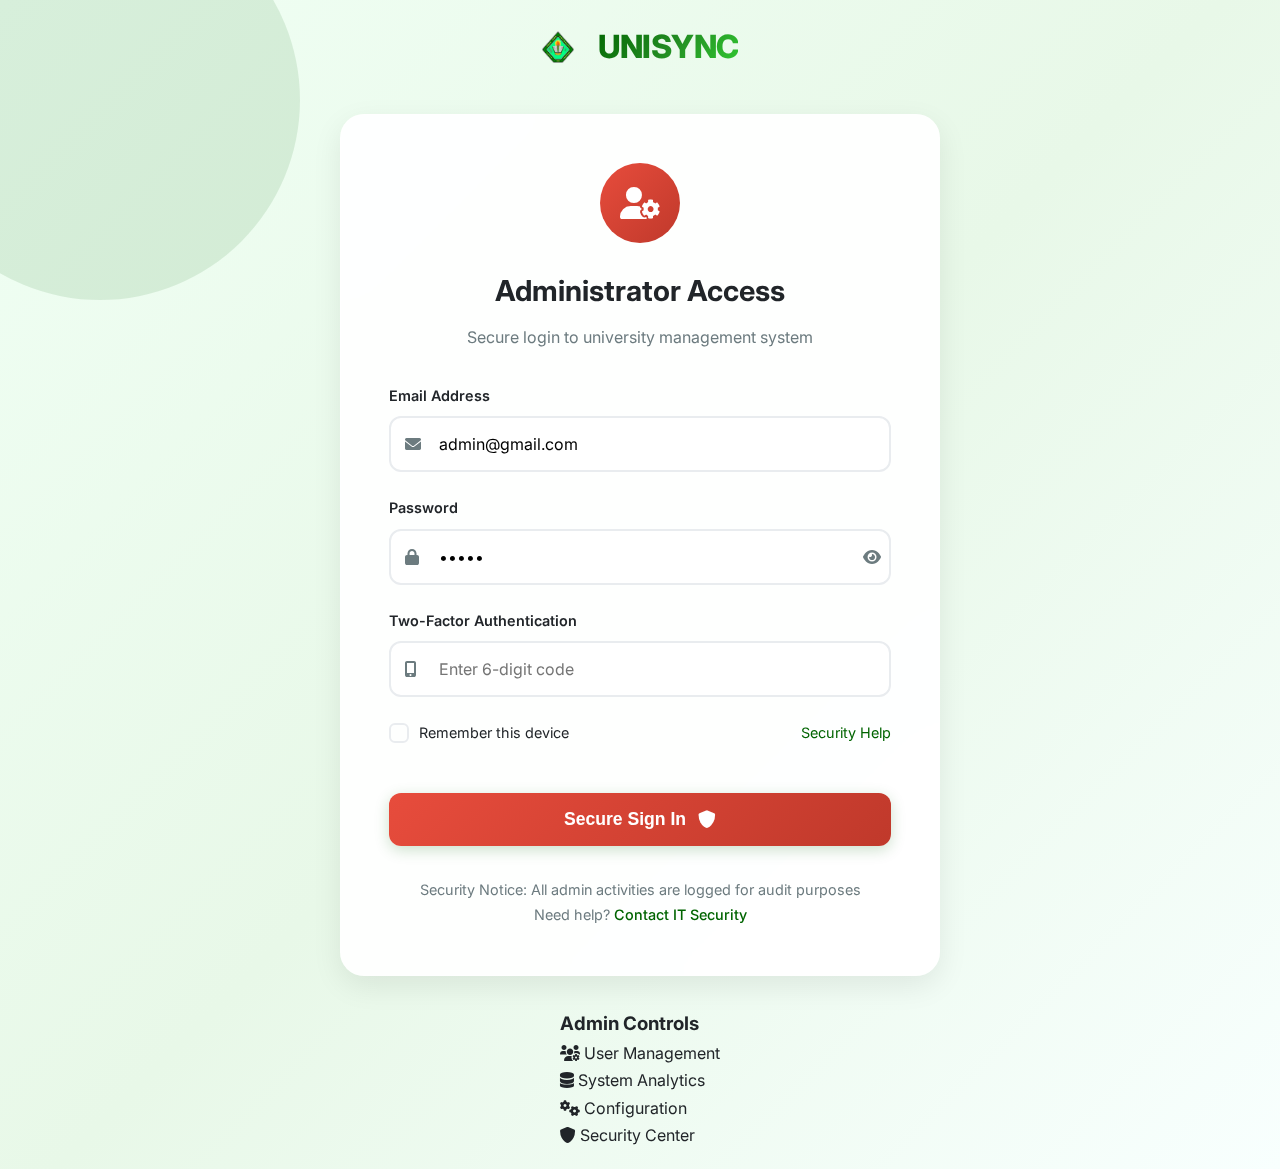
<file: admin/login.html>
<!DOCTYPE html>
<html lang="en">
<head>
    <meta charset="UTF-8">
    <meta name="viewport" content="width=device-width, initial-scale=1.0">
    <title>Admin Login - UNISYNC</title>
    <link rel="icon" href="../assets/landing/img/logo.png" type="image/png">
    <link rel="stylesheet" href="../assets/landing/css/styles.css">
    <link rel="stylesheet" href="css/login.css">
    <link href="https://cdnjs.cloudflare.com/ajax/libs/font-awesome/6.0.0/css/all.min.css" rel="stylesheet">
    <link href="https://fonts.googleapis.com/css2?family=Inter:wght@300;400;500;600;700&display=swap" rel="stylesheet">
</head>
<body class="login-body">
    <!-- Animated Background -->
    <div class="bg-decoration"></div>
    
    <div class="login-container">
        <!-- Header -->
        <header class="login-header">
            <div class="logo" onclick="window.location.href='../index.html'" style="cursor: pointer;">
                <img src="../assets/landing/img/logo.png" alt="CvSU Imus Logo" style="width: 32px; height: 32px; margin-right: 12px;" onerror="this.style.display='none'; this.nextElementSibling.style.display='inline'">
                <i class="fas fa-university" style="display: none;"></i>
                <div class="logo-text">
                    <h1>UNISYNC</h1>
                </div>
            </div>
        </header>

        <!-- Login Form -->
        <div class="login-form-container">
            <div class="login-form-card">
                <div class="form-header">
                    <div class="icon-container admin-icon">
                        <i class="fas fa-user-cog"></i>
                    </div>
                    <h2>Administrator Access</h2>
                    <p>Secure login to university management system</p>
                </div>

                <form class="login-form" onsubmit="handleLogin(event)">                    <div class="form-group">
                        <label for="email">Email Address</label>
                        <div class="input-container">
                            <i class="fas fa-envelope"></i>
                            <input type="email" id="email" name="email" value="admin@gmail.com" placeholder="Enter your email address" required>
                        </div>
                    </div>

                    <div class="form-group">
                        <label for="password">Password</label>
                        <div class="input-container">
                            <i class="fas fa-lock"></i>
                            <input type="password" id="password" name="password" value="admin" placeholder="Enter your password" required>
                            <button type="button" class="toggle-password" onclick="togglePassword()">
                                <i class="fas fa-eye" id="toggleIcon"></i>
                            </button>
                        </div>
                    </div>

                    <div class="form-group">
                        <label for="twoFactor">Two-Factor Authentication</label>
                        <div class="input-container">
                            <i class="fas fa-mobile-alt"></i>
                            <input type="text" id="twoFactor" name="twoFactor" placeholder="Enter 6-digit code" maxlength="6">
                        </div>
                    </div>

                    <div class="form-options">
                        <label class="checkbox-container">
                            <input type="checkbox" name="remember">
                            <span class="checkmark"></span>
                            Remember this device
                        </label>
                        <a href="#" class="forgot-password">Security Help</a>
                    </div>

                    <button type="submit" class="login-btn admin-btn">
                        <span>Secure Sign In</span>
                        <i class="fas fa-shield-alt"></i>
                    </button>
                </form>

                <div class="login-footer">
                    <p>Security Notice: All admin activities are logged for audit purposes</p>
                    <p>Need help? <a href="../index.html#contact">Contact IT Security</a></p>
                </div>
            </div>

            <!-- Quick Access -->
            <div class="quick-access">
                <h3>Admin Controls</h3>
                <div class="features-list">
                    <div class="feature-item">
                        <i class="fas fa-users-cog"></i>
                        <span>User Management</span>
                    </div>
                    <div class="feature-item">
                        <i class="fas fa-database"></i>
                        <span>System Analytics</span>
                    </div>
                    <div class="feature-item">
                        <i class="fas fa-cogs"></i>
                        <span>Configuration</span>
                    </div>
                    <div class="feature-item">
                        <i class="fas fa-shield-alt"></i>
                        <span>Security Center</span>
                    </div>
                </div>
            </div>
        </div>
    </div>

    <script>        function handleLogin(event) {
            event.preventDefault();
            
            const email = document.getElementById('email').value;
            const password = document.getElementById('password').value;
            const button = event.target.querySelector('.login-btn');
            
            // Validate credentials - must be exact match
            if (email !== 'admin@gmail.com' || password !== 'admin') {
                alert('Invalid credentials.');
                return;
            }
            
            // Add loading animation
            button.innerHTML = '<i class="fas fa-spinner fa-spin"></i> Authenticating...';
            
            // Simulate login process
            setTimeout(() => {
                window.location.href = 'dashboard.html';
            }, 2000);
        }

        function togglePassword() {
            const passwordInput = document.getElementById('password');
            const toggleIcon = document.getElementById('toggleIcon');
            
            if (passwordInput.type === 'password') {
                passwordInput.type = 'text';
                toggleIcon.className = 'fas fa-eye-slash';
            } else {
                passwordInput.type = 'password';
                toggleIcon.className = 'fas fa-eye';
            }
        }

        // Add animation on load
        document.addEventListener('DOMContentLoaded', function() {
            document.body.classList.add('loaded');
        });
    </script>
</body>
</html>
</file>
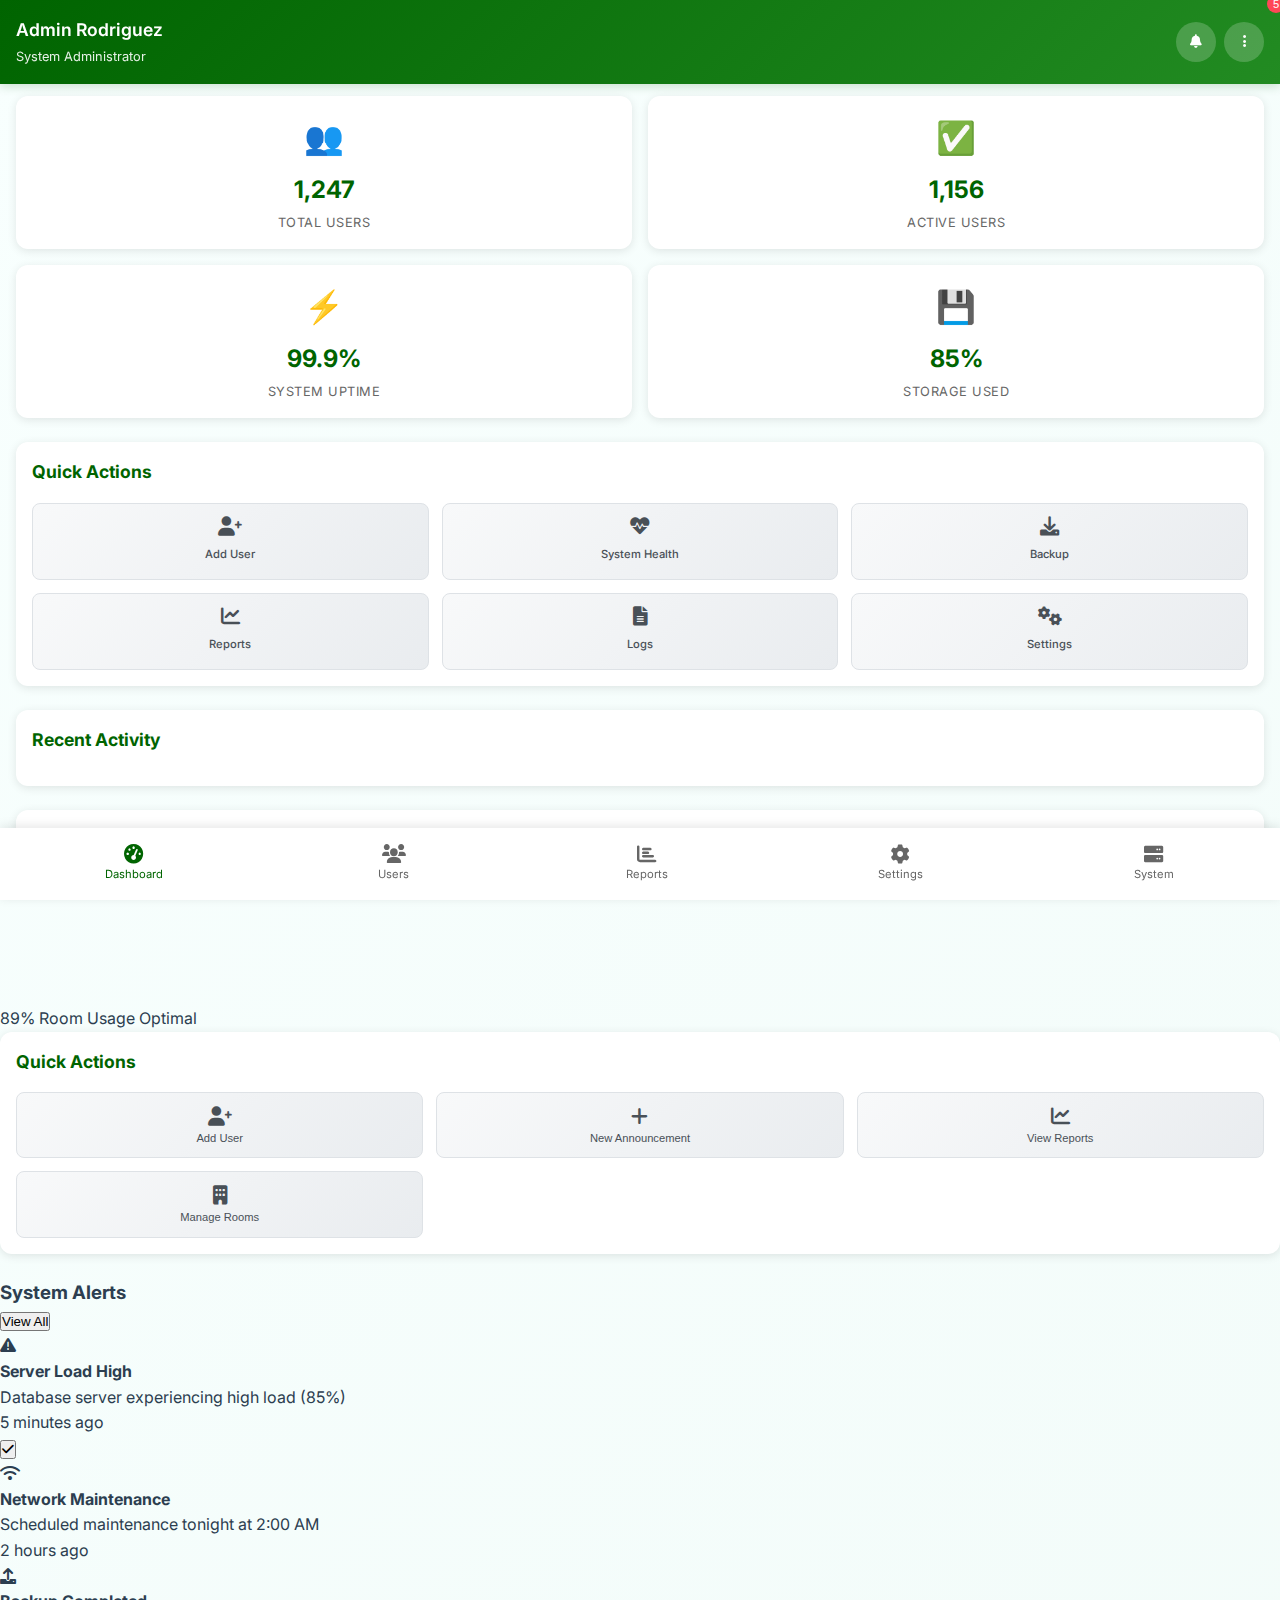
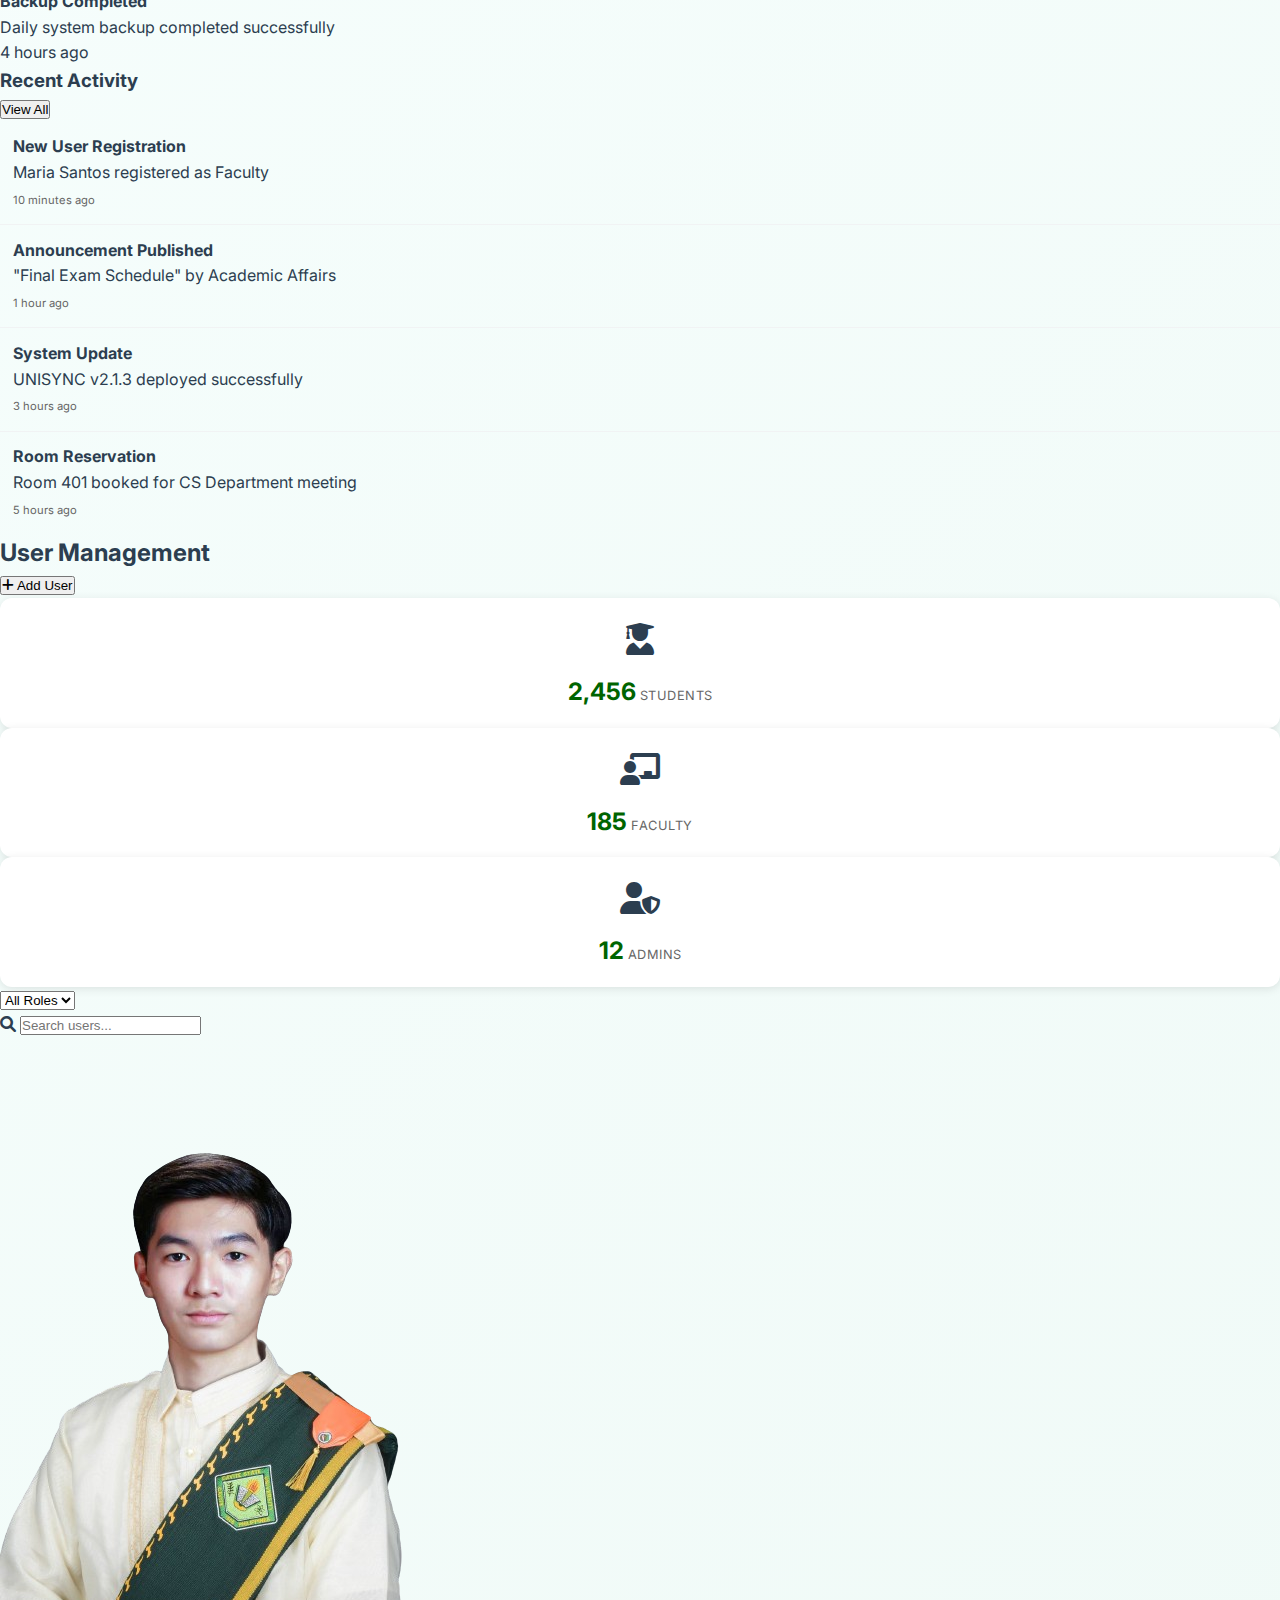
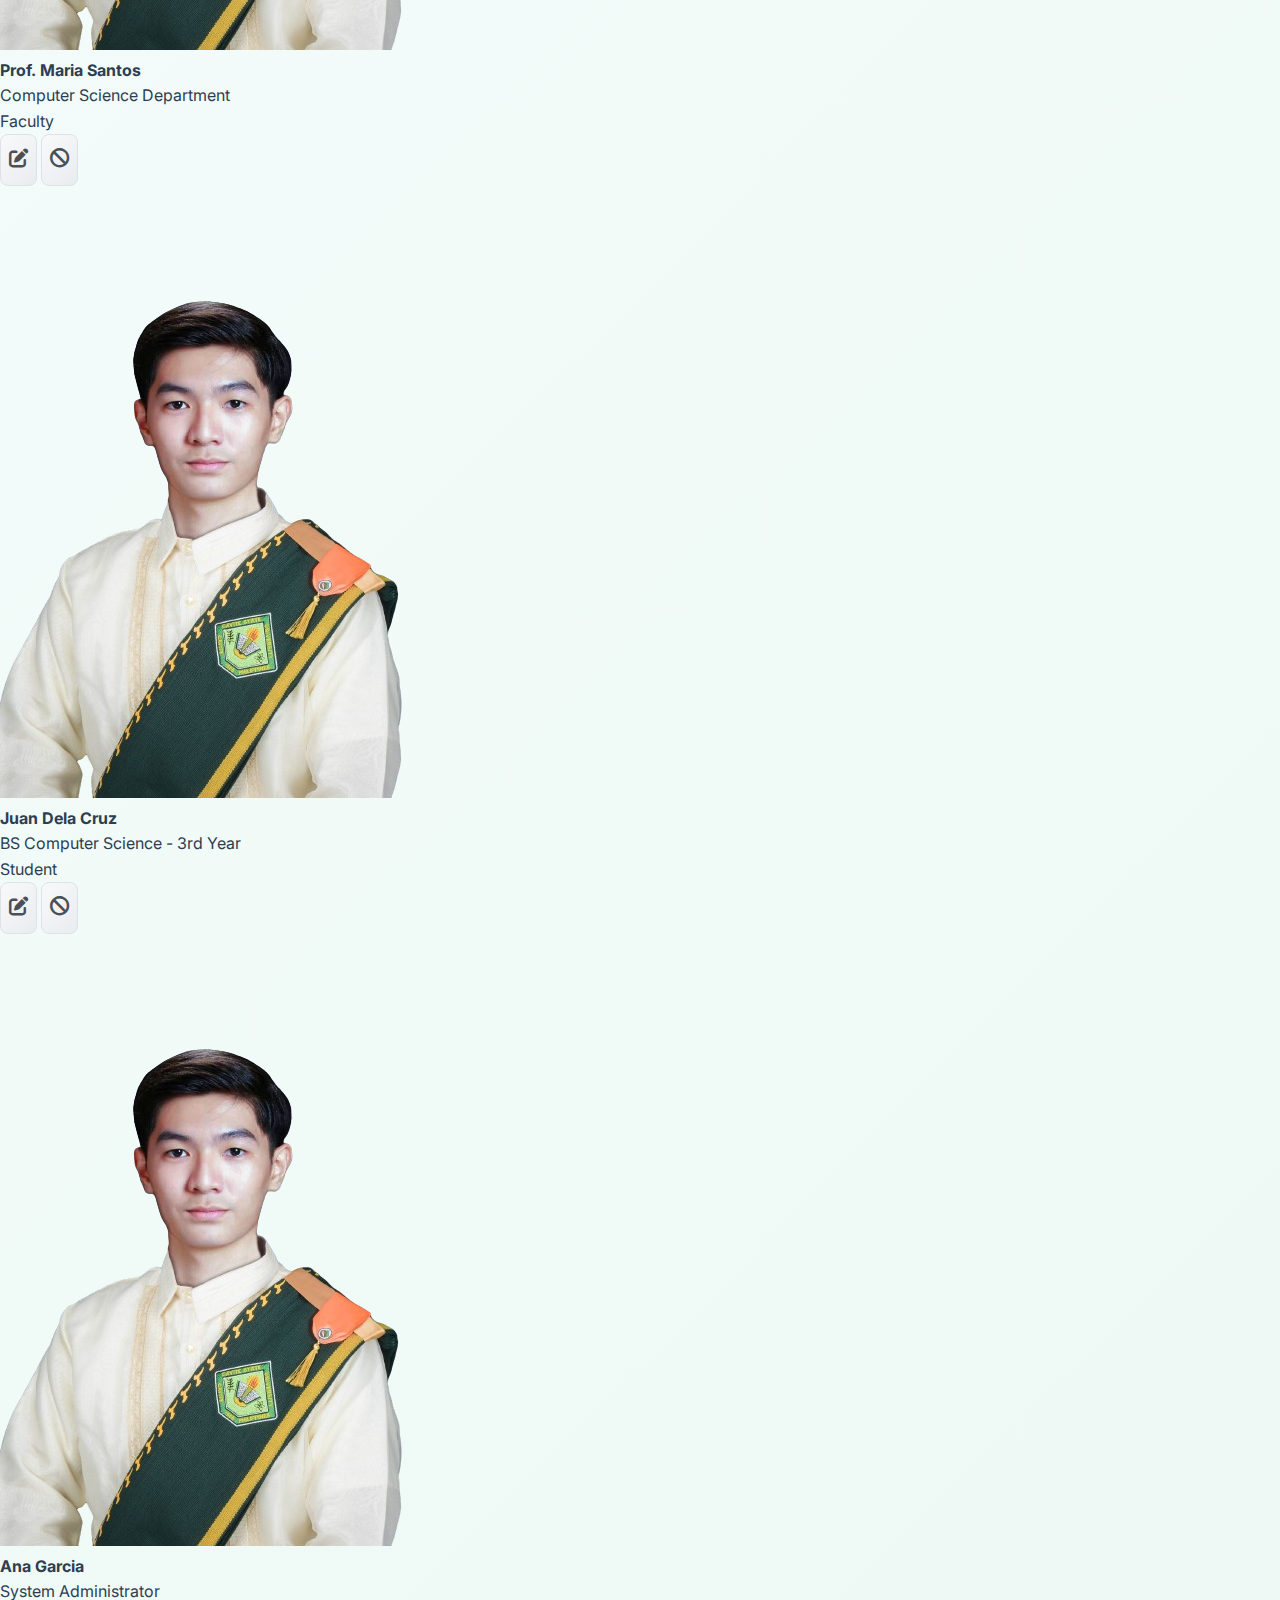
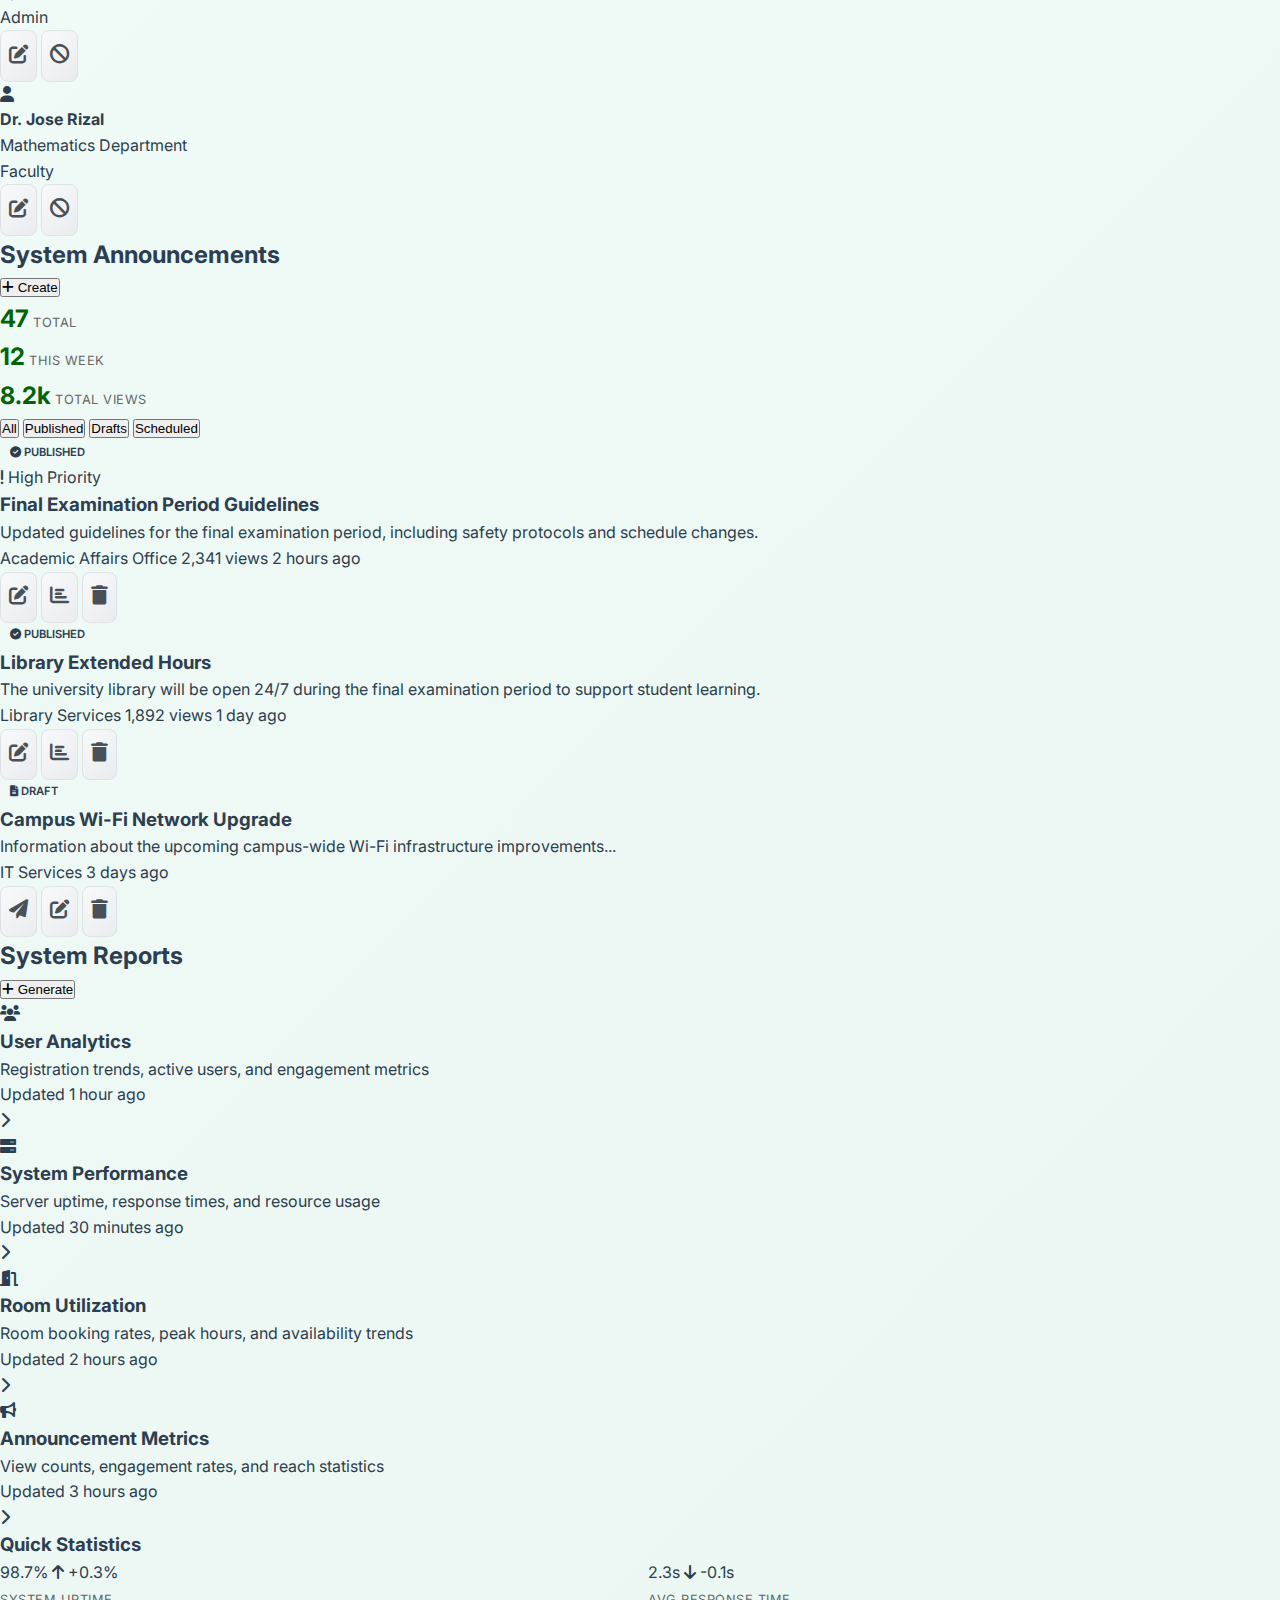
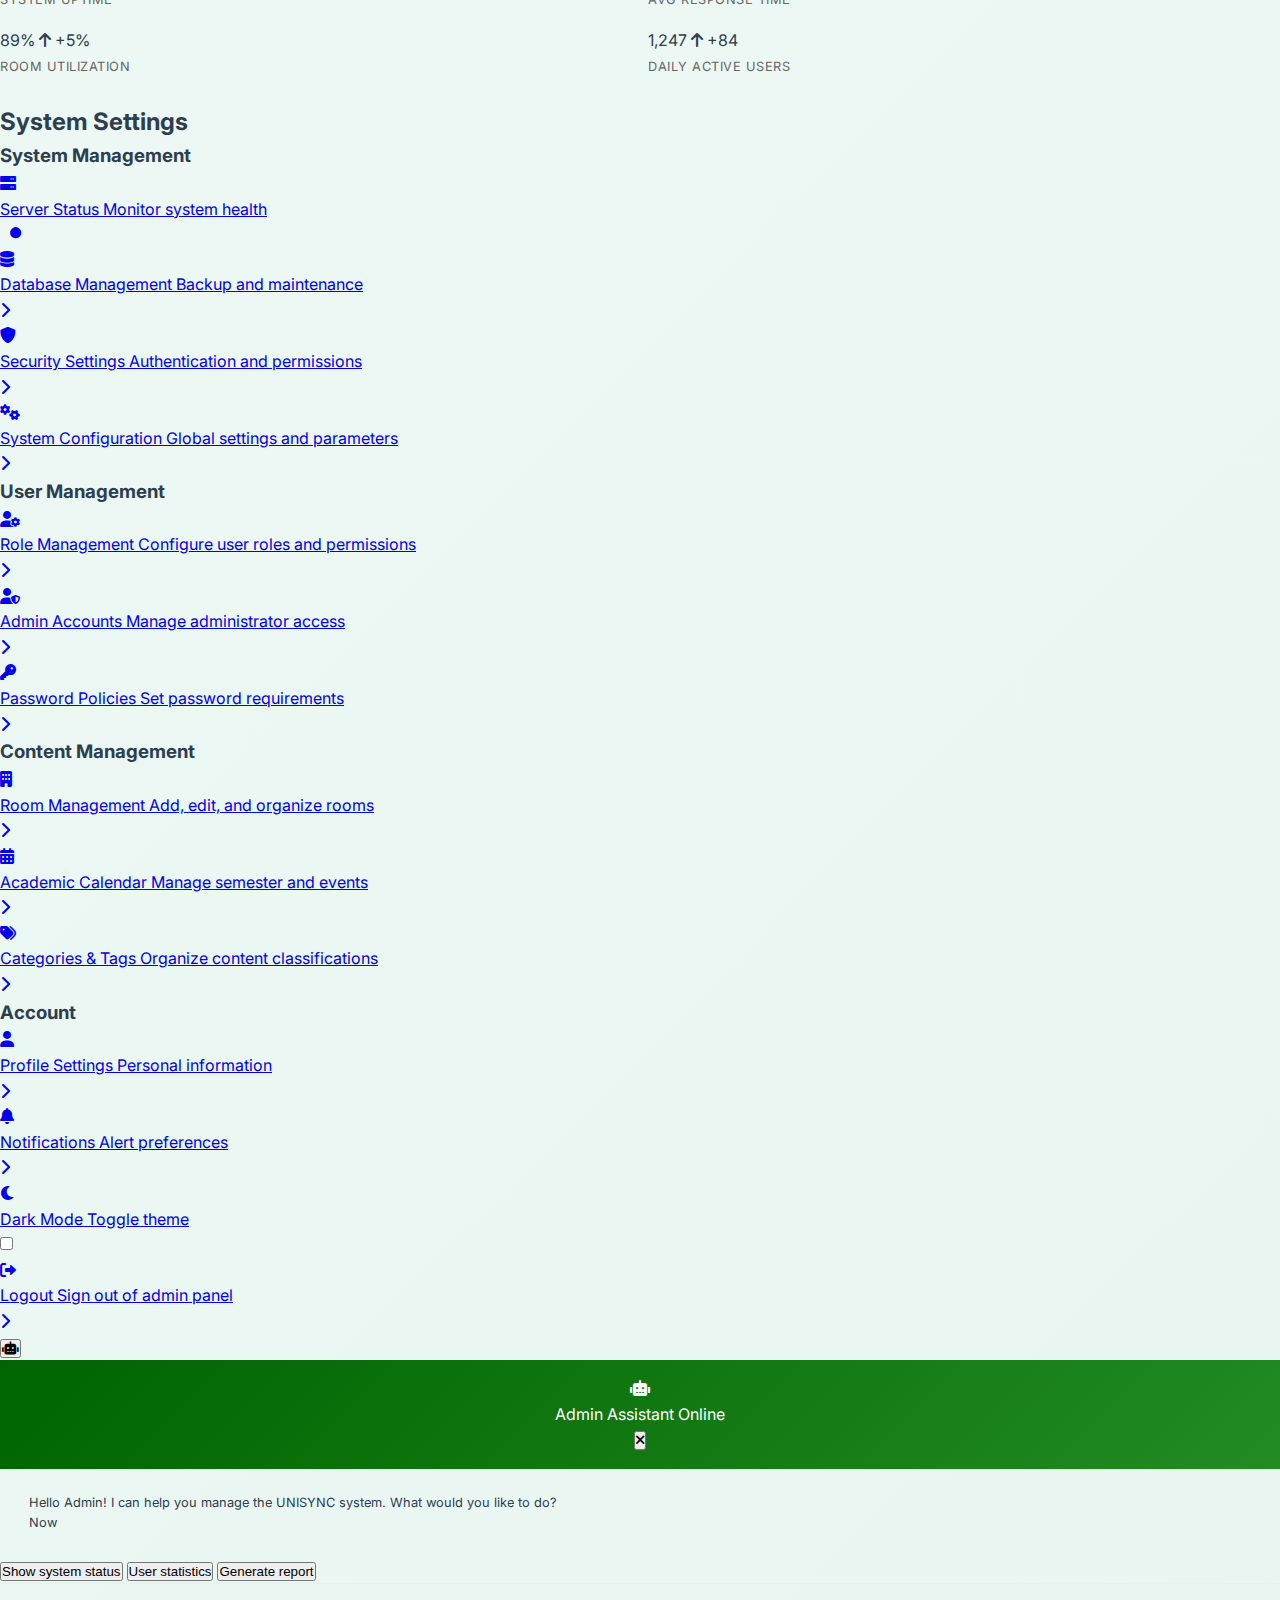
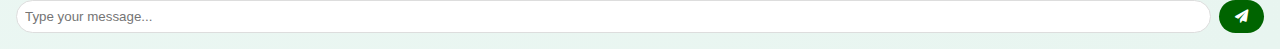
<file: admin/mobile.html>
<!DOCTYPE html>
<html lang="en">
<head>
    <meta charset="UTF-8">
    <meta name="viewport" content="width=device-width, initial-scale=1.0, user-scalable=no">
    <title>UNISYNC Admin Mobile - CvSU Imus</title>
    <link href="https://cdnjs.cloudflare.com/ajax/libs/font-awesome/6.0.0/css/all.min.css" rel="stylesheet">
    <link href="https://fonts.googleapis.com/css2?family=Inter:wght@300;400;500;600;700&display=swap" rel="stylesheet">    <link rel="stylesheet" href="css/admin-mobile.css">
</head>
<body>    <!-- Mobile Header -->
    <header class="mobile-header">
        <div class="header-content">
            <div class="user-info">
                <h2>Admin Rodriguez</h2>
                <div class="role">System Administrator</div>
            </div>
            <div class="header-actions">
                <button class="notification-btn">
                    <i class="fas fa-bell"></i>
                    <span class="notification-badge">5</span>
                </button>
                <button class="menu-btn">
                    <i class="fas fa-ellipsis-v"></i>
                </button>
            </div>
        </div>
    </header>    <!-- Bottom Navigation -->
    <nav class="bottom-nav">
        <div class="nav-tabs">
            <a href="#dashboard" class="nav-tab active" data-tab="dashboard">
                <i class="fas fa-tachometer-alt"></i>
                <span>Dashboard</span>
            </a>
            <a href="#users" class="nav-tab" data-tab="users">
                <i class="fas fa-users"></i>
                <span>Users</span>
            </a>
            <a href="#reports" class="nav-tab" data-tab="reports">
                <i class="fas fa-chart-bar"></i>
                <span>Reports</span>
            </a>
            <a href="#settings" class="nav-tab" data-tab="settings">
                <i class="fas fa-cog"></i>
                <span>Settings</span>
            </a>
            <a href="#system" class="nav-tab" data-tab="system">
                <i class="fas fa-server"></i>
                <span>System</span>
            </a>
        </div>
    </nav>    <!-- Main Content -->
    <main class="mobile-content">
        <div id="dashboard-content" class="content-section">
            <!-- Quick Stats Cards -->
            <div class="stats-grid">
                <div class="stat-card" id="total-users">
                    <span class="stat-icon">👥</span>
                    <div class="stat-number">1,247</div>
                    <div class="stat-label">Total Users</div>
                </div>
                
                <div class="stat-card" id="active-users">
                    <span class="stat-icon">✅</span>
                    <div class="stat-number">1,156</div>
                    <div class="stat-label">Active Users</div>
                </div>
                
                <div class="stat-card" id="system-uptime">
                    <span class="stat-icon">⚡</span>
                    <div class="stat-number">99.9%</div>
                    <div class="stat-label">System Uptime</div>
                </div>
                
                <div class="stat-card" id="storage-used">
                    <span class="stat-icon">💾</span>
                    <div class="stat-number">85%</div>
                    <div class="stat-label">Storage Used</div>
                </div>
            </div>

            <!-- Quick Actions -->
            <div class="quick-actions">
                <h3>Quick Actions</h3>
                <div class="actions-grid">
                    <a href="#" class="action-btn" data-action="add-user">
                        <i class="fas fa-user-plus"></i>
                        <span>Add User</span>
                    </a>
                    <a href="#" class="action-btn" data-action="system-health">
                        <i class="fas fa-heartbeat"></i>
                        <span>System Health</span>
                    </a>
                    <a href="#" class="action-btn" data-action="backup">
                        <i class="fas fa-download"></i>
                        <span>Backup</span>
                    </a>
                    <a href="#" class="action-btn" data-action="reports">
                        <i class="fas fa-chart-line"></i>
                        <span>Reports</span>
                    </a>
                    <a href="#" class="action-btn" data-action="logs">
                        <i class="fas fa-file-alt"></i>
                        <span>Logs</span>
                    </a>
                    <a href="#" class="action-btn" data-action="settings">
                        <i class="fas fa-cogs"></i>
                        <span>Settings</span>
                    </a>
                </div>
            </div>

            <!-- Recent Activity -->
            <div class="activity-section">
                <h3>Recent Activity</h3>
                <div class="activity-list">
                    <!-- Activity items will be loaded by JavaScript -->
                </div>
            </div>

            <!-- System Status -->
            <div class="system-status">
                <h3>System Status</h3>
                <div class="status-list">
                    <!-- Status items will be loaded by JavaScript -->
                </div>
            </div>
        </div>
    </main>
                        <span class="card-value">89%</span>
                        <span class="card-label">Room Usage</span>
                        <span class="card-change neutral">Optimal</span>
                    </div>
                </div>
            </div>

            <!-- Quick Actions -->
            <div class="quick-actions">
                <div class="section-header">
                    <h3>Quick Actions</h3>
                </div>
                <div class="actions-grid">
                    <button class="action-btn" onclick="addUser()">
                        <i class="fas fa-user-plus"></i>
                        <span>Add User</span>
                    </button>
                    <button class="action-btn" onclick="createAnnouncement()">
                        <i class="fas fa-plus"></i>
                        <span>New Announcement</span>
                    </button>
                    <button class="action-btn" onclick="viewReports()">
                        <i class="fas fa-chart-line"></i>
                        <span>View Reports</span>
                    </button>
                    <button class="action-btn" onclick="manageRooms()">
                        <i class="fas fa-building"></i>
                        <span>Manage Rooms</span>
                    </button>
                </div>
            </div>

            <!-- System Alerts -->
            <div class="system-alerts">
                <div class="section-header">
                    <h3>System Alerts</h3>
                    <button class="view-all-btn">View All</button>
                </div>
                
                <div class="alerts-list">
                    <div class="alert-item critical">
                        <div class="alert-icon">
                            <i class="fas fa-exclamation-triangle"></i>
                        </div>
                        <div class="alert-content">
                            <h4>Server Load High</h4>
                            <p>Database server experiencing high load (85%)</p>
                            <span class="alert-time">5 minutes ago</span>
                        </div>
                        <button class="alert-action" onclick="resolveAlert('server-load')">
                            <i class="fas fa-check"></i>
                        </button>
                    </div>
                    
                    <div class="alert-item warning">
                        <div class="alert-icon">
                            <i class="fas fa-wifi"></i>
                        </div>
                        <div class="alert-content">
                            <h4>Network Maintenance</h4>
                            <p>Scheduled maintenance tonight at 2:00 AM</p>
                            <span class="alert-time">2 hours ago</span>
                        </div>
                    </div>
                    
                    <div class="alert-item info">
                        <div class="alert-icon">
                            <i class="fas fa-upload"></i>
                        </div>
                        <div class="alert-content">
                            <h4>Backup Completed</h4>
                            <p>Daily system backup completed successfully</p>
                            <span class="alert-time">4 hours ago</span>
                        </div>
                    </div>
                </div>
            </div>

            <!-- Recent Activity -->
            <div class="recent-activity">
                <div class="section-header">
                    <h3>Recent Activity</h3>
                    <button class="view-all-btn">View All</button>
                </div>
                
                <div class="activity-timeline">
                    <div class="activity-item">
                        <div class="activity-dot user"></div>
                        <div class="activity-content">
                            <h4>New User Registration</h4>
                            <p>Maria Santos registered as Faculty</p>
                            <span class="activity-time">10 minutes ago</span>
                        </div>
                    </div>
                    
                    <div class="activity-item">
                        <div class="activity-dot announcement"></div>
                        <div class="activity-content">
                            <h4>Announcement Published</h4>
                            <p>"Final Exam Schedule" by Academic Affairs</p>
                            <span class="activity-time">1 hour ago</span>
                        </div>
                    </div>
                    
                    <div class="activity-item">
                        <div class="activity-dot system"></div>
                        <div class="activity-content">
                            <h4>System Update</h4>
                            <p>UNISYNC v2.1.3 deployed successfully</p>
                            <span class="activity-time">3 hours ago</span>
                        </div>
                    </div>
                    
                    <div class="activity-item">
                        <div class="activity-dot room"></div>
                        <div class="activity-content">
                            <h4>Room Reservation</h4>
                            <p>Room 401 booked for CS Department meeting</p>
                            <span class="activity-time">5 hours ago</span>
                        </div>
                    </div>
                </div>
            </div>
        </div>

        <!-- Users Tab -->
        <div id="users" class="tab-content">
            <div class="users-header">
                <h2>User Management</h2>
                <button class="add-user-btn" onclick="addUser()">
                    <i class="fas fa-plus"></i>
                    Add User
                </button>
            </div>
            
            <div class="user-stats">
                <div class="stat-card">
                    <div class="stat-icon students">
                        <i class="fas fa-user-graduate"></i>
                    </div>
                    <div class="stat-info">
                        <span class="stat-number">2,456</span>
                        <span class="stat-label">Students</span>
                    </div>
                </div>
                
                <div class="stat-card">
                    <div class="stat-icon faculty">
                        <i class="fas fa-chalkboard-teacher"></i>
                    </div>
                    <div class="stat-info">
                        <span class="stat-number">185</span>
                        <span class="stat-label">Faculty</span>
                    </div>
                </div>
                
                <div class="stat-card">
                    <div class="stat-icon admin">
                        <i class="fas fa-user-shield"></i>
                    </div>
                    <div class="stat-info">
                        <span class="stat-number">12</span>
                        <span class="stat-label">Admins</span>
                    </div>
                </div>
            </div>
            
            <div class="user-filters">
                <div class="filter-group">
                    <select id="user-role-filter" onchange="filterUsers()">
                        <option value="all">All Roles</option>
                        <option value="student">Students</option>
                        <option value="faculty">Faculty</option>
                        <option value="admin">Admins</option>
                    </select>
                </div>
                
                <div class="search-box">
                    <i class="fas fa-search"></i>
                    <input type="text" placeholder="Search users..." id="user-search" oninput="searchUsers()">
                </div>
            </div>
            
            <div class="users-list">
                <div class="user-item" data-role="faculty">
                    <div class="user-avatar">
                        <img src="../assets/img/avatars/faculty-avatar.jpg" alt="Maria Santos">
                    </div>
                    <div class="user-info">
                        <h4>Prof. Maria Santos</h4>
                        <p>Computer Science Department</p>
                        <span class="user-role faculty">Faculty</span>
                    </div>
                    <div class="user-actions">
                        <button class="action-btn small" onclick="editUser('maria-santos')">
                            <i class="fas fa-edit"></i>
                        </button>
                        <button class="action-btn small danger" onclick="suspendUser('maria-santos')">
                            <i class="fas fa-ban"></i>
                        </button>
                    </div>
                </div>
                
                <div class="user-item" data-role="student">
                    <div class="user-avatar">
                        <img src="../assets/img/avatars/student-avatar.jpg" alt="Juan Dela Cruz">
                    </div>
                    <div class="user-info">
                        <h4>Juan Dela Cruz</h4>
                        <p>BS Computer Science - 3rd Year</p>
                        <span class="user-role student">Student</span>
                    </div>
                    <div class="user-actions">
                        <button class="action-btn small" onclick="editUser('juan-dela-cruz')">
                            <i class="fas fa-edit"></i>
                        </button>
                        <button class="action-btn small danger" onclick="suspendUser('juan-dela-cruz')">
                            <i class="fas fa-ban"></i>
                        </button>
                    </div>
                </div>
                
                <div class="user-item" data-role="admin">
                    <div class="user-avatar">
                        <img src="../assets/img/avatars/admin-avatar2.jpg" alt="Ana Garcia">
                    </div>
                    <div class="user-info">
                        <h4>Ana Garcia</h4>
                        <p>System Administrator</p>
                        <span class="user-role admin">Admin</span>
                    </div>
                    <div class="user-actions">
                        <button class="action-btn small" onclick="editUser('ana-garcia')">
                            <i class="fas fa-edit"></i>
                        </button>
                        <button class="action-btn small danger" onclick="suspendUser('ana-garcia')">
                            <i class="fas fa-ban"></i>
                        </button>
                    </div>
                </div>
                
                <div class="user-item" data-role="faculty">
                    <div class="user-avatar">
                        <div class="avatar-placeholder">
                            <i class="fas fa-user"></i>
                        </div>
                    </div>
                    <div class="user-info">
                        <h4>Dr. Jose Rizal</h4>
                        <p>Mathematics Department</p>
                        <span class="user-role faculty">Faculty</span>
                    </div>
                    <div class="user-actions">
                        <button class="action-btn small" onclick="editUser('jose-rizal')">
                            <i class="fas fa-edit"></i>
                        </button>
                        <button class="action-btn small danger" onclick="suspendUser('jose-rizal')">
                            <i class="fas fa-ban"></i>
                        </button>
                    </div>
                </div>
            </div>
        </div>

        <!-- Announcements Tab -->
        <div id="announcements" class="tab-content">
            <div class="announcements-header">
                <h2>System Announcements</h2>
                <button class="create-btn" onclick="createAnnouncement()">
                    <i class="fas fa-plus"></i>
                    Create
                </button>
            </div>
            
            <div class="announcement-stats">
                <div class="stat-item">
                    <span class="stat-number">47</span>
                    <span class="stat-label">Total</span>
                </div>
                <div class="stat-item">
                    <span class="stat-number">12</span>
                    <span class="stat-label">This Week</span>
                </div>
                <div class="stat-item">
                    <span class="stat-number">8.2k</span>
                    <span class="stat-label">Total Views</span>
                </div>
            </div>
            
            <div class="filter-tabs">
                <button class="filter-tab active" onclick="filterAnnouncements('all')">All</button>
                <button class="filter-tab" onclick="filterAnnouncements('published')">Published</button>
                <button class="filter-tab" onclick="filterAnnouncements('draft')">Drafts</button>
                <button class="filter-tab" onclick="filterAnnouncements('scheduled')">Scheduled</button>
            </div>
            
            <div class="announcements-list">
                <div class="announcement-item published priority">
                    <div class="announcement-header">
                        <div class="status-indicator published">
                            <i class="fas fa-check-circle"></i>
                            <span>Published</span>
                        </div>
                        <div class="priority-badge high">
                            <i class="fas fa-exclamation"></i>
                            <span>High Priority</span>
                        </div>
                    </div>
                    
                    <div class="announcement-content">
                        <h3>Final Examination Period Guidelines</h3>
                        <p>Updated guidelines for the final examination period, including safety protocols and schedule changes.</p>
                        <div class="announcement-meta">
                            <span class="author">Academic Affairs Office</span>
                            <span class="views">2,341 views</span>
                            <span class="timestamp">2 hours ago</span>
                        </div>
                    </div>
                    
                    <div class="announcement-actions">
                        <button class="action-btn secondary" onclick="editAnnouncement(1)">
                            <i class="fas fa-edit"></i>
                        </button>
                        <button class="action-btn secondary" onclick="viewAnalytics(1)">
                            <i class="fas fa-chart-bar"></i>
                        </button>
                        <button class="action-btn danger" onclick="deleteAnnouncement(1)">
                            <i class="fas fa-trash"></i>
                        </button>
                    </div>
                </div>
                
                <div class="announcement-item published">
                    <div class="announcement-header">
                        <div class="status-indicator published">
                            <i class="fas fa-check-circle"></i>
                            <span>Published</span>
                        </div>
                    </div>
                    
                    <div class="announcement-content">
                        <h3>Library Extended Hours</h3>
                        <p>The university library will be open 24/7 during the final examination period to support student learning.</p>
                        <div class="announcement-meta">
                            <span class="author">Library Services</span>
                            <span class="views">1,892 views</span>
                            <span class="timestamp">1 day ago</span>
                        </div>
                    </div>
                    
                    <div class="announcement-actions">
                        <button class="action-btn secondary" onclick="editAnnouncement(2)">
                            <i class="fas fa-edit"></i>
                        </button>
                        <button class="action-btn secondary" onclick="viewAnalytics(2)">
                            <i class="fas fa-chart-bar"></i>
                        </button>
                        <button class="action-btn danger" onclick="deleteAnnouncement(2)">
                            <i class="fas fa-trash"></i>
                        </button>
                    </div>
                </div>
                
                <div class="announcement-item draft">
                    <div class="announcement-header">
                        <div class="status-indicator draft">
                            <i class="fas fa-file-alt"></i>
                            <span>Draft</span>
                        </div>
                    </div>
                    
                    <div class="announcement-content">
                        <h3>Campus Wi-Fi Network Upgrade</h3>
                        <p>Information about the upcoming campus-wide Wi-Fi infrastructure improvements...</p>
                        <div class="announcement-meta">
                            <span class="author">IT Services</span>
                            <span class="timestamp">3 days ago</span>
                        </div>
                    </div>
                    
                    <div class="announcement-actions">
                        <button class="action-btn primary" onclick="publishAnnouncement(3)">
                            <i class="fas fa-paper-plane"></i>
                        </button>
                        <button class="action-btn secondary" onclick="editAnnouncement(3)">
                            <i class="fas fa-edit"></i>
                        </button>
                        <button class="action-btn danger" onclick="deleteAnnouncement(3)">
                            <i class="fas fa-trash"></i>
                        </button>
                    </div>
                </div>
            </div>
        </div>

        <!-- Reports Tab -->
        <div id="reports" class="tab-content">
            <div class="reports-header">
                <h2>System Reports</h2>
                <button class="generate-btn" onclick="generateReport()">
                    <i class="fas fa-plus"></i>
                    Generate
                </button>
            </div>
            
            <div class="report-cards">
                <div class="report-card" onclick="viewReport('user-analytics')">
                    <div class="report-icon">
                        <i class="fas fa-users"></i>
                    </div>
                    <div class="report-info">
                        <h3>User Analytics</h3>
                        <p>Registration trends, active users, and engagement metrics</p>
                        <span class="last-updated">Updated 1 hour ago</span>
                    </div>
                    <div class="report-action">
                        <i class="fas fa-chevron-right"></i>
                    </div>
                </div>
                
                <div class="report-card" onclick="viewReport('system-performance')">
                    <div class="report-icon">
                        <i class="fas fa-server"></i>
                    </div>
                    <div class="report-info">
                        <h3>System Performance</h3>
                        <p>Server uptime, response times, and resource usage</p>
                        <span class="last-updated">Updated 30 minutes ago</span>
                    </div>
                    <div class="report-action">
                        <i class="fas fa-chevron-right"></i>
                    </div>
                </div>
                
                <div class="report-card" onclick="viewReport('room-utilization')">
                    <div class="report-icon">
                        <i class="fas fa-door-open"></i>
                    </div>
                    <div class="report-info">
                        <h3>Room Utilization</h3>
                        <p>Room booking rates, peak hours, and availability trends</p>
                        <span class="last-updated">Updated 2 hours ago</span>
                    </div>
                    <div class="report-action">
                        <i class="fas fa-chevron-right"></i>
                    </div>
                </div>
                
                <div class="report-card" onclick="viewReport('announcements')">
                    <div class="report-icon">
                        <i class="fas fa-bullhorn"></i>
                    </div>
                    <div class="report-info">
                        <h3>Announcement Metrics</h3>
                        <p>View counts, engagement rates, and reach statistics</p>
                        <span class="last-updated">Updated 3 hours ago</span>
                    </div>
                    <div class="report-action">
                        <i class="fas fa-chevron-right"></i>
                    </div>
                </div>
            </div>
            
            <div class="quick-stats">
                <div class="section-header">
                    <h3>Quick Statistics</h3>
                </div>
                
                <div class="stats-grid">
                    <div class="quick-stat">
                        <div class="stat-value">
                            <span class="number">98.7%</span>
                            <span class="trend positive">
                                <i class="fas fa-arrow-up"></i>
                                +0.3%
                            </span>
                        </div>
                        <span class="stat-label">System Uptime</span>
                    </div>
                    
                    <div class="quick-stat">
                        <div class="stat-value">
                            <span class="number">2.3s</span>
                            <span class="trend positive">
                                <i class="fas fa-arrow-down"></i>
                                -0.1s
                            </span>
                        </div>
                        <span class="stat-label">Avg Response Time</span>
                    </div>
                    
                    <div class="quick-stat">
                        <div class="stat-value">
                            <span class="number">89%</span>
                            <span class="trend positive">
                                <i class="fas fa-arrow-up"></i>
                                +5%
                            </span>
                        </div>
                        <span class="stat-label">Room Utilization</span>
                    </div>
                    
                    <div class="quick-stat">
                        <div class="stat-value">
                            <span class="number">1,247</span>
                            <span class="trend positive">
                                <i class="fas fa-arrow-up"></i>
                                +84
                            </span>
                        </div>
                        <span class="stat-label">Daily Active Users</span>
                    </div>
                </div>
            </div>
        </div>

        <!-- More/Settings Tab -->
        <div id="more" class="tab-content">
            <div class="settings-header">
                <h2>System Settings</h2>
            </div>
            
            <div class="settings-sections">
                <div class="settings-section">
                    <h3>System Management</h3>
                    <div class="settings-items">
                        <a href="#" class="settings-item">
                            <div class="item-icon">
                                <i class="fas fa-server"></i>
                            </div>
                            <div class="item-info">
                                <span class="item-title">Server Status</span>
                                <span class="item-subtitle">Monitor system health</span>
                            </div>
                            <div class="status-indicator online">
                                <i class="fas fa-circle"></i>
                            </div>
                        </a>
                        
                        <a href="#" class="settings-item">
                            <div class="item-icon">
                                <i class="fas fa-database"></i>
                            </div>
                            <div class="item-info">
                                <span class="item-title">Database Management</span>
                                <span class="item-subtitle">Backup and maintenance</span>
                            </div>
                            <i class="fas fa-chevron-right"></i>
                        </a>
                        
                        <a href="#" class="settings-item">
                            <div class="item-icon">
                                <i class="fas fa-shield-alt"></i>
                            </div>
                            <div class="item-info">
                                <span class="item-title">Security Settings</span>
                                <span class="item-subtitle">Authentication and permissions</span>
                            </div>
                            <i class="fas fa-chevron-right"></i>
                        </a>
                        
                        <a href="#" class="settings-item">
                            <div class="item-icon">
                                <i class="fas fa-cogs"></i>
                            </div>
                            <div class="item-info">
                                <span class="item-title">System Configuration</span>
                                <span class="item-subtitle">Global settings and parameters</span>
                            </div>
                            <i class="fas fa-chevron-right"></i>
                        </a>
                    </div>
                </div>
                
                <div class="settings-section">
                    <h3>User Management</h3>
                    <div class="settings-items">
                        <a href="#" class="settings-item">
                            <div class="item-icon">
                                <i class="fas fa-user-cog"></i>
                            </div>
                            <div class="item-info">
                                <span class="item-title">Role Management</span>
                                <span class="item-subtitle">Configure user roles and permissions</span>
                            </div>
                            <i class="fas fa-chevron-right"></i>
                        </a>
                        
                        <a href="#" class="settings-item">
                            <div class="item-icon">
                                <i class="fas fa-user-shield"></i>
                            </div>
                            <div class="item-info">
                                <span class="item-title">Admin Accounts</span>
                                <span class="item-subtitle">Manage administrator access</span>
                            </div>
                            <i class="fas fa-chevron-right"></i>
                        </a>
                        
                        <a href="#" class="settings-item">
                            <div class="item-icon">
                                <i class="fas fa-key"></i>
                            </div>
                            <div class="item-info">
                                <span class="item-title">Password Policies</span>
                                <span class="item-subtitle">Set password requirements</span>
                            </div>
                            <i class="fas fa-chevron-right"></i>
                        </a>
                    </div>
                </div>
                
                <div class="settings-section">
                    <h3>Content Management</h3>
                    <div class="settings-items">
                        <a href="#" class="settings-item">
                            <div class="item-icon">
                                <i class="fas fa-building"></i>
                            </div>
                            <div class="item-info">
                                <span class="item-title">Room Management</span>
                                <span class="item-subtitle">Add, edit, and organize rooms</span>
                            </div>
                            <i class="fas fa-chevron-right"></i>
                        </a>
                        
                        <a href="#" class="settings-item">
                            <div class="item-icon">
                                <i class="fas fa-calendar-alt"></i>
                            </div>
                            <div class="item-info">
                                <span class="item-title">Academic Calendar</span>
                                <span class="item-subtitle">Manage semester and events</span>
                            </div>
                            <i class="fas fa-chevron-right"></i>
                        </a>
                        
                        <a href="#" class="settings-item">
                            <div class="item-icon">
                                <i class="fas fa-tags"></i>
                            </div>
                            <div class="item-info">
                                <span class="item-title">Categories & Tags</span>
                                <span class="item-subtitle">Organize content classifications</span>
                            </div>
                            <i class="fas fa-chevron-right"></i>
                        </a>
                    </div>
                </div>
                
                <div class="settings-section">
                    <h3>Account</h3>
                    <div class="settings-items">
                        <a href="#" class="settings-item">
                            <div class="item-icon">
                                <i class="fas fa-user"></i>
                            </div>
                            <div class="item-info">
                                <span class="item-title">Profile Settings</span>
                                <span class="item-subtitle">Personal information</span>
                            </div>
                            <i class="fas fa-chevron-right"></i>
                        </a>
                        
                        <a href="#" class="settings-item">
                            <div class="item-icon">
                                <i class="fas fa-bell"></i>
                            </div>
                            <div class="item-info">
                                <span class="item-title">Notifications</span>
                                <span class="item-subtitle">Alert preferences</span>
                            </div>
                            <i class="fas fa-chevron-right"></i>
                        </a>
                        
                        <a href="#" class="settings-item">
                            <div class="item-icon">
                                <i class="fas fa-moon"></i>
                            </div>
                            <div class="item-info">
                                <span class="item-title">Dark Mode</span>
                                <span class="item-subtitle">Toggle theme</span>
                            </div>
                            <div class="toggle-switch">
                                <input type="checkbox" id="dark-mode-toggle">
                                <label for="dark-mode-toggle"></label>
                            </div>
                        </a>
                        
                        <a href="#" class="settings-item logout">
                            <div class="item-icon">
                                <i class="fas fa-sign-out-alt"></i>
                            </div>
                            <div class="item-info">
                                <span class="item-title">Logout</span>
                                <span class="item-subtitle">Sign out of admin panel</span>
                            </div>
                            <i class="fas fa-chevron-right"></i>
                        </a>
                    </div>
                </div>
            </div>
        </div>
    </main>

    <!-- Floating Action Button for AI Assistant -->
    <button class="fab-chatbot" onclick="toggleChatbot()">
        <i class="fas fa-robot"></i>
    </button>

    <!-- Mobile Chatbot -->
    <div class="mobile-chatbot" id="mobile-chatbot">
        <div class="chatbot-header">
            <div class="chatbot-info">
                <div class="chatbot-avatar">
                    <i class="fas fa-robot"></i>
                </div>
                <div class="chatbot-details">
                    <span class="chatbot-name">Admin Assistant</span>
                    <span class="chatbot-status">Online</span>
                </div>
            </div>
            <button class="close-chatbot" onclick="toggleChatbot()">
                <i class="fas fa-times"></i>
            </button>
        </div>
        
        <div class="chatbot-messages" id="chatbot-messages">
            <div class="message bot-message">
                <div class="message-content">
                    <p>Hello Admin! I can help you manage the UNISYNC system. What would you like to do?</p>
                </div>
                <span class="message-time">Now</span>
            </div>
        </div>
        
        <div class="quick-suggestions">
            <button class="suggestion-btn" onclick="sendQuickMessage('Show system status')">Show system status</button>
            <button class="suggestion-btn" onclick="sendQuickMessage('User statistics')">User statistics</button>
            <button class="suggestion-btn" onclick="sendQuickMessage('Generate report')">Generate report</button>
        </div>
        
        <div class="chatbot-input">
            <input type="text" placeholder="Type your message..." id="chat-input">
            <button class="send-btn" onclick="sendMessage()">
                <i class="fas fa-paper-plane"></i>
            </button>
        </div>
    </div>

    <!-- Notification Panel -->
    <div class="notification-panel" id="notification-panel">
        <div class="panel-header">
            <h3>System Notifications</h3>
            <button class="close-panel" onclick="toggleNotifications()">
                <i class="fas fa-times"></i>
            </button>
        </div>
        <div class="notifications-list">
            <div class="notification-item critical unread">
                <div class="notification-icon">
                    <i class="fas fa-exclamation-triangle"></i>
                </div>
                <div class="notification-content">
                    <h4>High Server Load Detected</h4>
                    <p>Database server load at 85%. Consider scaling resources.</p>
                    <span class="notification-time">5 minutes ago</span>
                </div>
                <button class="dismiss-btn" onclick="dismissNotification(this)">
                    <i class="fas fa-times"></i>
                </button>
            </div>
            
            <div class="notification-item warning">
                <div class="notification-icon">
                    <i class="fas fa-wifi"></i>
                </div>
                <div class="notification-content">
                    <h4>Scheduled Maintenance</h4>
                    <p>Network maintenance tonight at 2:00 AM (4 hours)</p>
                    <span class="notification-time">2 hours ago</span>
                </div>
                <button class="dismiss-btn" onclick="dismissNotification(this)">
                    <i class="fas fa-times"></i>
                </button>
            </div>
            
            <div class="notification-item info">
                <div class="notification-icon">
                    <i class="fas fa-user-plus"></i>
                </div>
                <div class="notification-content">
                    <h4>New User Registration</h4>
                    <p>Maria Santos registered as Faculty member</p>
                    <span class="notification-time">1 hour ago</span>
                </div>
                <button class="dismiss-btn" onclick="dismissNotification(this)">
                    <i class="fas fa-times"></i>
                </button>
            </div>
            
            <div class="notification-item success">
                <div class="notification-icon">
                    <i class="fas fa-check-circle"></i>
                </div>
                <div class="notification-content">
                    <h4>Backup Completed</h4>
                    <p>Daily system backup completed successfully</p>
                    <span class="notification-time">4 hours ago</span>
                </div>
                <button class="dismiss-btn" onclick="dismissNotification(this)">
                    <i class="fas fa-times"></i>
                </button>
            </div>
            
            <div class="notification-item info">
                <div class="notification-icon">
                    <i class="fas fa-bullhorn"></i>
                </div>
                <div class="notification-content">
                    <h4>Announcement Published</h4>
                    <p>"Final Exam Schedule" published by Academic Affairs</p>
                    <span class="notification-time">6 hours ago</span>
                </div>
                <button class="dismiss-btn" onclick="dismissNotification(this)">
                    <i class="fas fa-times"></i>
                </button>
            </div>
        </div>
    </div>

    <script src="javascript/admin-mobile.js"></script>
</body>
</html>
</file>
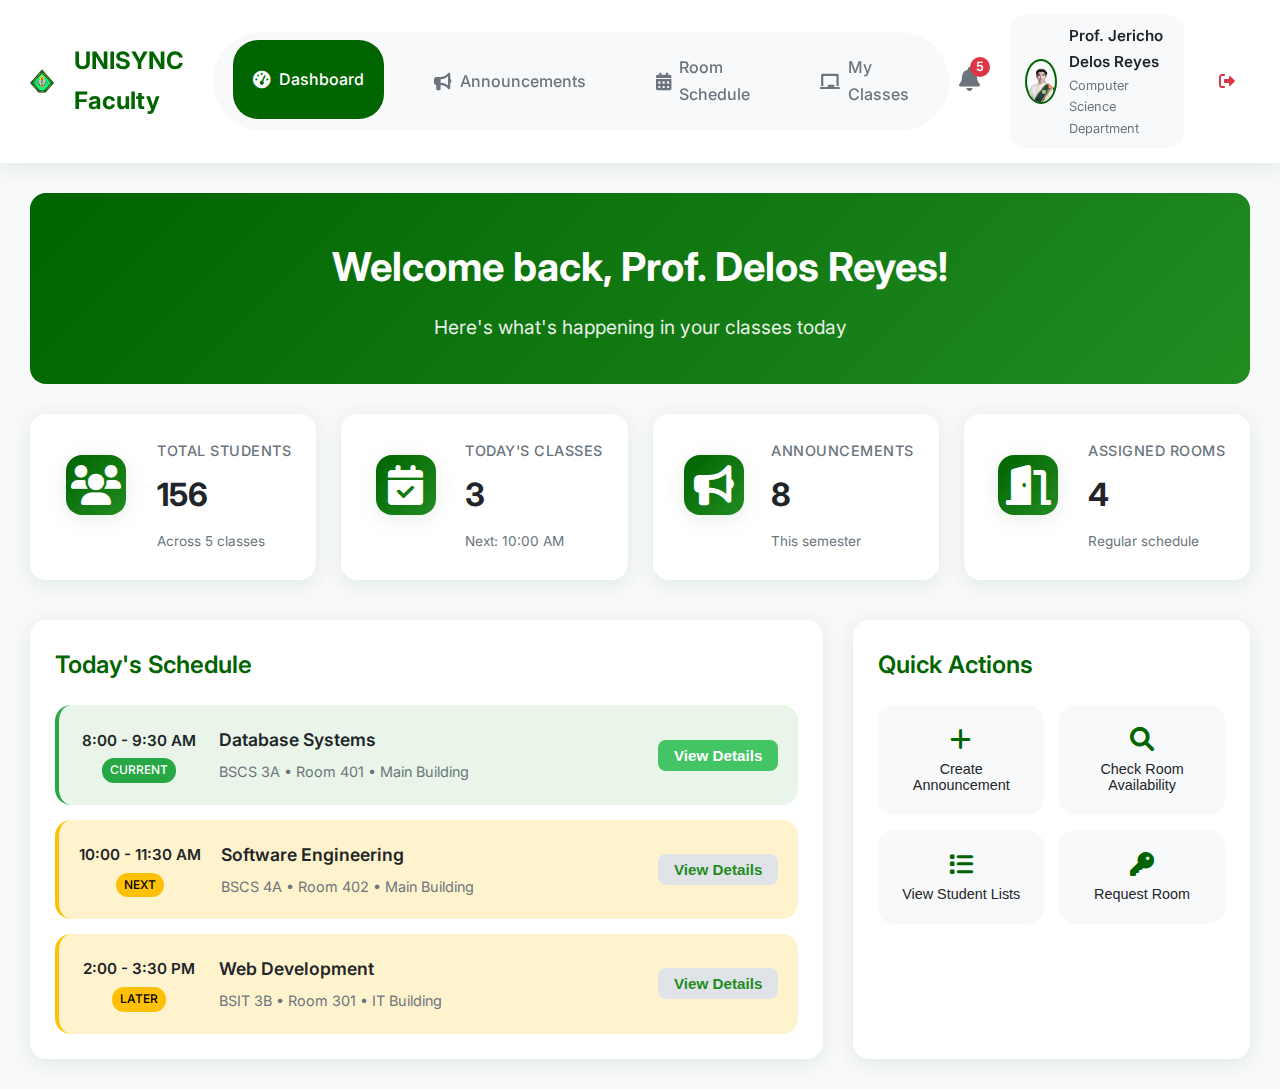
<file: faculty/dashboard.html>
<!DOCTYPE html>
<html lang="en">
<head>
    <meta charset="UTF-8">
    <meta name="viewport" content="width=device-width, initial-scale=1.0">
    <title>Faculty Dashboard - UNISYNC</title>
    <link rel="icon" href="../assets/landing/img/logo.png" type="image/png">    <link rel="stylesheet" href="../assets/landing/css/styles.css">
    <link rel="stylesheet" href="css/faculty.css">
    <link href="https://cdnjs.cloudflare.com/ajax/libs/font-awesome/6.0.0/css/all.min.css" rel="stylesheet">
    <link href="https://fonts.googleapis.com/css2?family=Inter:wght@300;400;500;600;700&display=swap" rel="stylesheet">
</head>
<body>
    <div class="faculty-container">
        <!-- Header -->
        <header class="main-header">            <div class="header-left">
                <div class="logo" onclick="window.location.href='../index.html'" style="cursor: pointer;">
                    <img src="../assets/landing/img/logo.png" alt="CvSU Imus Logo" style="width: 24px; height: 24px; margin-right: 8px;" onerror="this.style.display='none'; this.nextElementSibling.style.display='inline'">
                    <i class="fas fa-university" style="display: none;"></i>
                    <span>UNISYNC Faculty</span>
                </div>
            </div>
            
            <div class="header-center">
                <nav class="main-nav">
                    <a href="#dashboard" class="nav-link active" onclick="showSection('dashboard')">
                        <i class="fas fa-tachometer-alt"></i>
                        <span>Dashboard</span>
                    </a>
                    <a href="#announcements" class="nav-link" onclick="showSection('announcements')">
                        <i class="fas fa-bullhorn"></i>
                        <span>Announcements</span>
                    </a>
                    <a href="#schedule" class="nav-link" onclick="showSection('schedule')">
                        <i class="fas fa-calendar-alt"></i>
                        <span>Room Schedule</span>
                    </a>
                    <a href="#classes" class="nav-link" onclick="showSection('classes')">
                        <i class="fas fa-chalkboard"></i>
                        <span>My Classes</span>
                    </a>
                </nav>
            </div>
            
            <div class="header-right">
                <div class="notifications">
                    <i class="fas fa-bell"></i>
                    <span class="notification-count">5</span>
                </div>
                <div class="user-profile">
                    <img src="../assets/landing/img/aCvSUAlumni.png" alt="Faculty" class="avatar">
                    <div class="user-info">
                        <span class="user-name">Prof. Jericho Delos Reyes</span>
                        <span class="user-role">Computer Science Department</span>
                    </div>
                </div>
                <a href="../index.html" class="logout-btn">
                    <i class="fas fa-sign-out-alt"></i>
                </a>
            </div>
        </header>

        <!-- Main Content -->
        <main class="main-content">
            <!-- Dashboard Section -->
            <section id="dashboard" class="content-section active">
                <div class="welcome-banner">
                    <h1>Welcome back, Prof. Delos Reyes!</h1>
                    <p>Here's what's happening in your classes today</p>
                </div>

                <div class="dashboard-overview">
                    <div class="overview-card">
                        <div class="card-icon">
                            <i class="fas fa-users"></i>
                        </div>
                        <div class="card-content">
                            <h3>Total Students</h3>
                            <p class="card-number">156</p>
                            <span class="card-subtitle">Across 5 classes</span>
                        </div>
                    </div>

                    <div class="overview-card">
                        <div class="card-icon">
                            <i class="fas fa-calendar-check"></i>
                        </div>
                        <div class="card-content">
                            <h3>Today's Classes</h3>
                            <p class="card-number">3</p>
                            <span class="card-subtitle">Next: 10:00 AM</span>
                        </div>
                    </div>

                    <div class="overview-card">
                        <div class="card-icon">
                            <i class="fas fa-bullhorn"></i>
                        </div>
                        <div class="card-content">
                            <h3>Announcements</h3>
                            <p class="card-number">8</p>
                            <span class="card-subtitle">This semester</span>
                        </div>
                    </div>

                    <div class="overview-card">
                        <div class="card-icon">
                            <i class="fas fa-door-open"></i>
                        </div>
                        <div class="card-content">
                            <h3>Assigned Rooms</h3>
                            <p class="card-number">4</p>
                            <span class="card-subtitle">Regular schedule</span>
                        </div>
                    </div>
                </div>

                <div class="dashboard-content">
                    <div class="today-schedule">
                        <h2>Today's Schedule</h2>
                        <div class="schedule-list">
                            <div class="schedule-item current">
                                <div class="schedule-time">
                                    <span class="time">8:00 - 9:30 AM</span>
                                    <span class="status">Current</span>
                                </div>
                                <div class="schedule-details">
                                    <h4>Database Systems</h4>
                                    <p>BSCS 3A • Room 401 • Main Building</p>
                                </div>
                                <div class="schedule-actions">
                                    <button class="btn-small primary">View Details</button>
                                </div>
                            </div>

                            <div class="schedule-item upcoming">
                                <div class="schedule-time">
                                    <span class="time">10:00 - 11:30 AM</span>
                                    <span class="status">Next</span>
                                </div>
                                <div class="schedule-details">
                                    <h4>Software Engineering</h4>
                                    <p>BSCS 4A • Room 402 • Main Building</p>
                                </div>
                                <div class="schedule-actions">
                                    <button class="btn-small secondary">View Details</button>
                                </div>
                            </div>

                            <div class="schedule-item upcoming">
                                <div class="schedule-time">
                                    <span class="time">2:00 - 3:30 PM</span>
                                    <span class="status">Later</span>
                                </div>
                                <div class="schedule-details">
                                    <h4>Web Development</h4>
                                    <p>BSIT 3B • Room 301 • IT Building</p>
                                </div>
                                <div class="schedule-actions">
                                    <button class="btn-small secondary">View Details</button>
                                </div>
                            </div>
                        </div>
                    </div>

                    <div class="quick-actions">
                        <h2>Quick Actions</h2>
                        <div class="actions-grid">
                            <button class="action-card" onclick="openAnnouncementModal()">
                                <i class="fas fa-plus"></i>
                                <span>Create Announcement</span>
                            </button>
                            <button class="action-card" onclick="checkRoomAvailability()">
                                <i class="fas fa-search"></i>
                                <span>Check Room Availability</span>
                            </button>
                            <button class="action-card" onclick="viewStudentList()">
                                <i class="fas fa-list"></i>
                                <span>View Student Lists</span>
                            </button>
                            <button class="action-card" onclick="requestRoom()">
                                <i class="fas fa-key"></i>
                                <span>Request Room</span>
                            </button>
                        </div>
                    </div>
                </div>
            </section>

            <!-- Announcements Section -->
            <section id="announcements" class="content-section">
                <div class="section-header">
                    <h2>Announcements Management</h2>
                    <button class="btn-primary" onclick="openAnnouncementModal()">
                        <i class="fas fa-plus"></i> Create New Announcement
                    </button>
                </div>

                <div class="announcements-tabs">
                    <button class="tab-btn active" onclick="showAnnouncementTab('posted')">
                        My Announcements (8)
                    </button>
                    <button class="tab-btn" onclick="showAnnouncementTab('drafts')">
                        Drafts (2)
                    </button>
                </div>

                <div class="announcements-content">
                    <div id="posted" class="tab-content active">
                        <div class="announcements-list">
                            <div class="announcement-item">
                                <div class="announcement-header">
                                    <h3>Database Systems Final Project Guidelines</h3>
                                    <div class="announcement-meta">
                                        <span class="date">Dec 14, 2024</span>
                                        <span class="visibility">Public</span>
                                    </div>
                                </div>
                                <p class="announcement-preview">
                                    The final project for Database Systems will require students to design and implement a complete database solution...
                                </p>
                                <div class="announcement-stats">
                                    <span><i class="fas fa-eye"></i> 89 views</span>
                                    <span><i class="fas fa-users"></i> BSCS 3A</span>
                                </div>
                                <div class="announcement-actions">
                                    <button class="btn-icon edit" title="Edit">
                                        <i class="fas fa-edit"></i>
                                    </button>
                                    <button class="btn-icon delete" title="Delete">
                                        <i class="fas fa-trash"></i>
                                    </button>
                                    <button class="btn-icon share" title="Share">
                                        <i class="fas fa-share"></i>
                                    </button>
                                </div>
                            </div>

                            <div class="announcement-item">
                                <div class="announcement-header">
                                    <h3>Software Engineering Mid-term Exam Schedule</h3>
                                    <div class="announcement-meta">
                                        <span class="date">Dec 12, 2024</span>
                                        <span class="visibility">Class Only</span>
                                    </div>
                                </div>
                                <p class="announcement-preview">
                                    The mid-term examination for Software Engineering will be held on December 18, 2024...
                                </p>
                                <div class="announcement-stats">
                                    <span><i class="fas fa-eye"></i> 45 views</span>
                                    <span><i class="fas fa-users"></i> BSCS 4A</span>
                                </div>
                                <div class="announcement-actions">
                                    <button class="btn-icon edit" title="Edit">
                                        <i class="fas fa-edit"></i>
                                    </button>
                                    <button class="btn-icon delete" title="Delete">
                                        <i class="fas fa-trash"></i>
                                    </button>
                                    <button class="btn-icon share" title="Share">
                                        <i class="fas fa-share"></i>
                                    </button>
                                </div>
                            </div>

                            <div class="announcement-item">
                                <div class="announcement-header">
                                    <h3>Web Development Lab Requirements</h3>
                                    <div class="announcement-meta">
                                        <span class="date">Dec 10, 2024</span>
                                        <span class="visibility">Public</span>
                                    </div>
                                </div>
                                <p class="announcement-preview">
                                    Students enrolled in Web Development are required to bring their laptops for the upcoming laboratory sessions...
                                </p>
                                <div class="announcement-stats">
                                    <span><i class="fas fa-eye"></i> 67 views</span>
                                    <span><i class="fas fa-users"></i> BSIT 3B</span>
                                </div>
                                <div class="announcement-actions">
                                    <button class="btn-icon edit" title="Edit">
                                        <i class="fas fa-edit"></i>
                                    </button>
                                    <button class="btn-icon delete" title="Delete">
                                        <i class="fas fa-trash"></i>
                                    </button>
                                    <button class="btn-icon share" title="Share">
                                        <i class="fas fa-share"></i>
                                    </button>
                                </div>
                            </div>
                        </div>
                    </div>

                    <div id="drafts" class="tab-content">
                        <div class="announcements-list">
                            <div class="announcement-item draft">
                                <div class="announcement-header">
                                    <h3>Semester Final Exam Schedule</h3>
                                    <div class="announcement-meta">
                                        <span class="date">Draft • Dec 15, 2024</span>
                                        <span class="visibility">Not Published</span>
                                    </div>
                                </div>
                                <p class="announcement-preview">
                                    The final examination schedule for all classes will be announced soon...
                                </p>
                                <div class="announcement-actions">
                                    <button class="btn-small primary">Continue Editing</button>
                                    <button class="btn-small secondary">Publish</button>
                                    <button class="btn-icon delete" title="Delete">
                                        <i class="fas fa-trash"></i>
                                    </button>
                                </div>
                            </div>
                        </div>
                    </div>
                </div>
            </section>

            <!-- Room Schedule Section -->
            <section id="schedule" class="content-section">
                <div class="section-header">
                    <h2>Room Schedule Viewer</h2>
                </div>

                <div class="schedule-filters">
                    <div class="filter-row">
                        <div class="filter-group">
                            <label>Building:</label>
                            <select id="buildingSelect">
                                <option value="">Select Building</option>
                                <option value="main">Main Building</option>
                                <option value="engineering">Engineering Building</option>
                                <option value="science">Science Building</option>
                                <option value="it">IT Building</option>
                            </select>
                        </div>
                        <div class="filter-group">
                            <label>Room:</label>
                            <select id="roomSelect">
                                <option value="">Select Room</option>
                                <option value="401">Room 401</option>
                                <option value="402">Room 402</option>
                                <option value="403">Room 403</option>
                            </select>
                        </div>
                        <div class="filter-group">
                            <label>Date:</label>
                            <input type="date" id="scheduleDate" value="2024-12-15">
                        </div>
                        <button class="btn-primary" onclick="loadSchedule()">
                            <i class="fas fa-search"></i> View Schedule
                        </button>
                    </div>
                </div>

                <div class="schedule-display">
                    <div class="schedule-header">
                        <h3>Room 401 - Main Building</h3>
                        <p>Schedule for December 15, 2024</p>
                    </div>
                    
                    <div class="time-grid">
                        <div class="time-slot occupied">
                            <div class="time-label">7:00 - 8:30 AM</div>
                            <div class="slot-content">
                                <h4>Mathematics for IT</h4>
                                <p>BSIT 1A</p>
                                <p>Prof. Jericho Delos Reyes</p>
                            </div>
                        </div>

                        <div class="time-slot occupied current-slot">
                            <div class="time-label">8:30 - 10:00 AM</div>                            <div class="slot-content">
                                <h4>Database Systems</h4>
                                <p>BSCS 3A</p>
                                <p>Prof. Jericho Delos Reyes (You)</p>
                            </div>
                        </div>

                        <div class="time-slot available">
                            <div class="time-label">10:00 - 11:30 AM</div>
                            <div class="slot-content">
                                <h4>Available</h4>
                                <button class="btn-small primary">Request Room</button>
                            </div>
                        </div>

                        <div class="time-slot occupied">
                            <div class="time-label">11:30 - 1:00 PM</div>
                            <div class="slot-content">
                                <h4>Data Structures</h4>
                                <p>BSCS 2B</p>
                                <p>Prof. Ana Reyes</p>
                            </div>
                        </div>

                        <div class="time-slot break">
                            <div class="time-label">1:00 - 2:00 PM</div>
                            <div class="slot-content">
                                <h4>Lunch Break</h4>
                            </div>
                        </div>

                        <div class="time-slot occupied">
                            <div class="time-label">2:00 - 3:30 PM</div>                            <div class="slot-content">
                                <h4>Web Development</h4>
                                <p>BSIT 3B</p>
                                <p>Prof. Jericho Delos Reyes (You)</p>
                            </div>
                        </div>

                        <div class="time-slot available">
                            <div class="time-label">3:30 - 5:00 PM</div>
                            <div class="slot-content">
                                <h4>Available</h4>
                                <button class="btn-small primary">Request Room</button>
                            </div>
                        </div>
                    </div>
                </div>
            </section>

            <!-- My Classes Section -->
            <section id="classes" class="content-section">
                <div class="section-header">
                    <h2>My Classes</h2>
                </div>

                <div class="classes-grid">
                    <div class="class-card">
                        <div class="class-header">
                            <h3>Database Systems</h3>
                            <span class="class-code">CS 321</span>
                        </div>
                        <div class="class-info">
                            <p><i class="fas fa-users"></i> BSCS 3A • 35 students</p>
                            <p><i class="fas fa-clock"></i> MWF 8:00-9:30 AM</p>
                            <p><i class="fas fa-map-marker-alt"></i> Room 401, Main Building</p>
                        </div>
                        <div class="class-actions">
                            <button class="btn-small primary">View Students</button>
                            <button class="btn-small secondary">Class Materials</button>
                        </div>
                    </div>

                    <div class="class-card">
                        <div class="class-header">
                            <h3>Software Engineering</h3>
                            <span class="class-code">CS 422</span>
                        </div>
                        <div class="class-info">
                            <p><i class="fas fa-users"></i> BSCS 4A • 28 students</p>
                            <p><i class="fas fa-clock"></i> TTH 10:00-11:30 AM</p>
                            <p><i class="fas fa-map-marker-alt"></i> Room 402, Main Building</p>
                        </div>
                        <div class="class-actions">
                            <button class="btn-small primary">View Students</button>
                            <button class="btn-small secondary">Class Materials</button>
                        </div>
                    </div>

                    <div class="class-card">
                        <div class="class-header">
                            <h3>Web Development</h3>
                            <span class="class-code">IT 312</span>
                        </div>
                        <div class="class-info">
                            <p><i class="fas fa-users"></i> BSIT 3B • 32 students</p>
                            <p><i class="fas fa-clock"></i> MWF 2:00-3:30 PM</p>
                            <p><i class="fas fa-map-marker-alt"></i> Room 301, IT Building</p>
                        </div>
                        <div class="class-actions">
                            <button class="btn-small primary">View Students</button>
                            <button class="btn-small secondary">Class Materials</button>
                        </div>
                    </div>

                    <div class="class-card">
                        <div class="class-header">
                            <h3>Computer Programming</h3>
                            <span class="class-code">CS 111</span>
                        </div>
                        <div class="class-info">
                            <p><i class="fas fa-users"></i> BSCS 1B • 38 students</p>
                            <p><i class="fas fa-clock"></i> TTH 3:30-5:00 PM</p>
                            <p><i class="fas fa-map-marker-alt"></i> Room 201, IT Building</p>
                        </div>
                        <div class="class-actions">
                            <button class="btn-small primary">View Students</button>
                            <button class="btn-small secondary">Class Materials</button>
                        </div>
                    </div>

                    <div class="class-card">
                        <div class="class-header">
                            <h3>Data Structures</h3>
                            <span class="class-code">CS 221</span>
                        </div>
                        <div class="class-info">
                            <p><i class="fas fa-users"></i> BSCS 2A • 31 students</p>
                            <p><i class="fas fa-clock"></i> MWF 10:00-11:30 AM</p>
                            <p><i class="fas fa-map-marker-alt"></i> Room 403, Main Building</p>
                        </div>
                        <div class="class-actions">
                            <button class="btn-small primary">View Students</button>
                            <button class="btn-small secondary">Class Materials</button>
                        </div>
                    </div>
                </div>
            </section>
        </main>

        <!-- AI Chatbot -->
        <div class="chatbot-container" id="chatbot">
            <div class="chatbot-header" onclick="toggleChat()">
                <i class="fas fa-robot"></i>
                <span>AI Assistant</span>
                <i class="fas fa-chevron-up" id="chatToggle"></i>
            </div>
            <div class="chatbot-body">
                <div class="chat-messages" id="chatMessages">
                    <div class="message bot-message">
                        <div class="message-content">
                            Hello Prof. Delos Reyes! I can help you with room schedules, student information, and answer questions about campus facilities. How can I assist you today?
                        </div>
                    </div>
                </div>
                <div class="chat-input">
                    <input type="text" placeholder="Ask me anything..." id="chatInput">
                    <button onclick="sendMessage()">
                        <i class="fas fa-paper-plane"></i>
                    </button>
                </div>
            </div>
        </div>
    </div>

    <script src="javascript/faculty.js"></script>
</body>
</html>
</file>
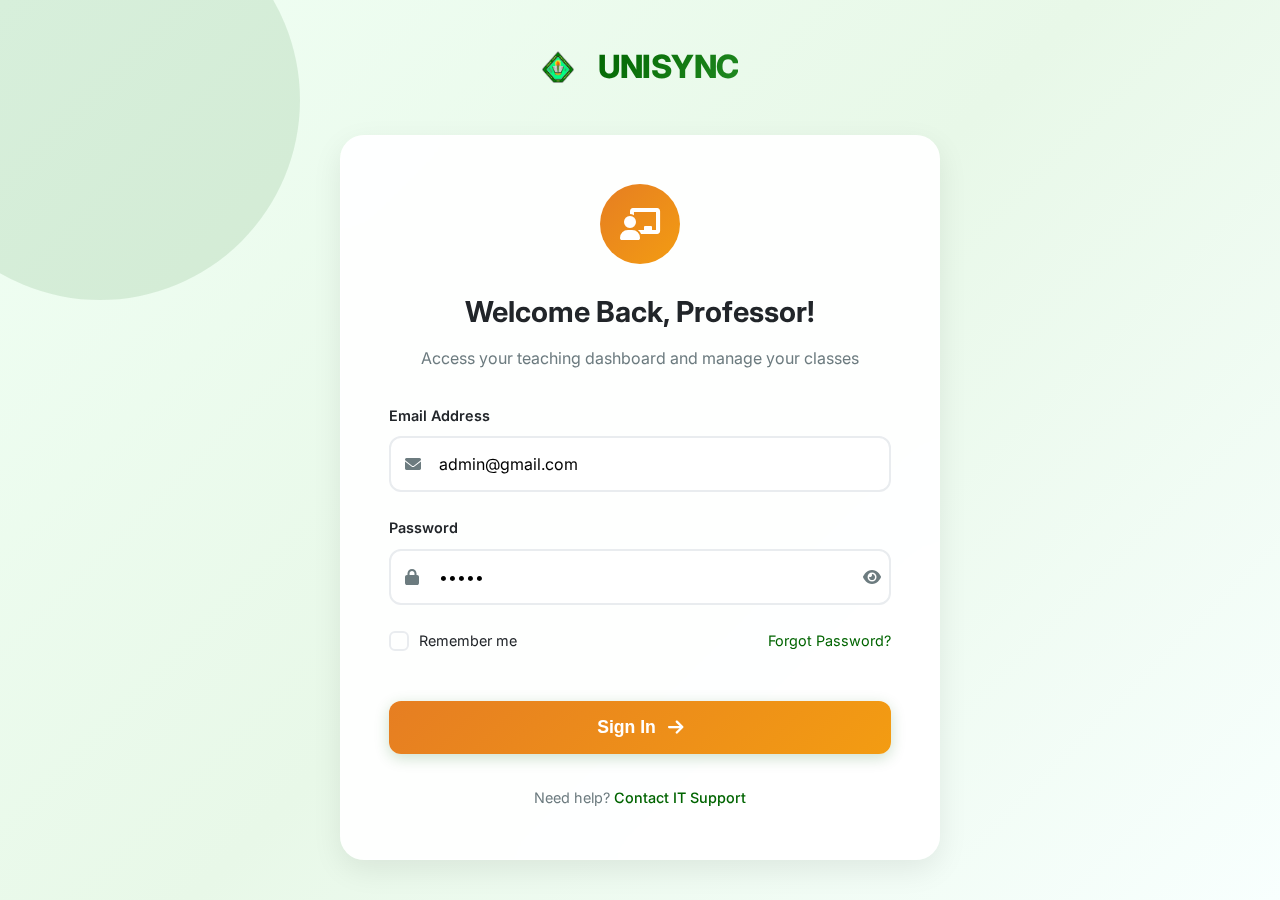
<file: faculty/login.html>
<!DOCTYPE html>
<html lang="en">
<head>
    <meta charset="UTF-8">
    <meta name="viewport" content="width=device-width, initial-scale=1.0">
    <title>Faculty Login - UNISYNC</title>
    <link rel="icon" href="../assets/landing/img/logo.png" type="image/png">
    <link rel="stylesheet" href="../assets/landing/css/styles.css">
    <link rel="stylesheet" href="css/login.css">
    <link href="https://cdnjs.cloudflare.com/ajax/libs/font-awesome/6.0.0/css/all.min.css" rel="stylesheet">
    <link href="https://fonts.googleapis.com/css2?family=Inter:wght@300;400;500;600;700&display=swap" rel="stylesheet">
</head>
<body class="login-body">
    <!-- Animated Background -->
    <div class="bg-decoration"></div>
    
    <div class="login-container">
        <!-- Header -->        <header class="login-header">
            <div class="logo" onclick="window.location.href='../index.html'" style="cursor: pointer;">
                <img src="../assets/landing/img/logo.png" alt="CvSU Imus Logo" style="width: 32px; height: 32px; margin-right: 12px;" onerror="this.style.display='none'; this.nextElementSibling.style.display='inline'">
                <i class="fas fa-university" style="display: none; margin-right: 12px;"></i>
                <div class="logo-text">
                    <h1>UNISYNC</h1>
                </div>
            </div>
        </header>

        <!-- Login Form -->
        <div class="login-form-container">
            <div class="login-form-card">
                <div class="form-header">
                    <div class="icon-container faculty-icon">
                        <i class="fas fa-chalkboard-teacher"></i>
                    </div>
                    <h2>Welcome Back, Professor!</h2>
                    <p>Access your teaching dashboard and manage your classes</p>
                </div>

                <form class="login-form" onsubmit="handleLogin(event)">                    <div class="form-group">
                        <label for="email">Email Address</label>
                        <div class="input-container">
                            <i class="fas fa-envelope"></i>
                            <input type="email" id="email" name="email" value="admin@gmail.com" placeholder="Enter your email address" required>
                        </div>
                    </div>

                    <div class="form-group">
                        <label for="password">Password</label>
                        <div class="input-container">
                            <i class="fas fa-lock"></i>
                            <input type="password" id="password" name="password" value="admin" placeholder="Enter your password" required>
                            <button type="button" class="toggle-password" onclick="togglePassword()">
                                <i class="fas fa-eye" id="toggleIcon"></i>
                            </button>
                        </div>
                    </div>

                    <div class="form-options">
                        <label class="checkbox-container">
                            <input type="checkbox" name="remember">
                            <span class="checkmark"></span>
                            Remember me
                        </label>
                        <a href="#" class="forgot-password">Forgot Password?</a>
                    </div>

                    <button type="submit" class="login-btn faculty-btn">
                        <span>Sign In</span>
                        <i class="fas fa-arrow-right"></i>
                    </button>
                </form>

                <div class="login-footer">
                    <p>Need help? <a href="../index.html#contact">Contact IT Support</a></p>
                </div>
            </div>
        </div>
    </div>

    <script>        function handleLogin(event) {
            event.preventDefault();
            
            const email = document.getElementById('email').value;
            const password = document.getElementById('password').value;
            const button = event.target.querySelector('.login-btn');
            
            // Validate credentials - must be exact match
            if (email !== 'admin@gmail.com' || password !== 'admin') {
                alert('Invalid credentials.');
                return;
            }
            
            // Add loading animation
            button.innerHTML = '<i class="fas fa-spinner fa-spin"></i> Signing In...';
            
            // Simulate login process
            setTimeout(() => {
                window.location.href = 'dashboard.html';
            }, 1500);
        }

        function togglePassword() {
            const passwordInput = document.getElementById('password');
            const toggleIcon = document.getElementById('toggleIcon');
            
            if (passwordInput.type === 'password') {
                passwordInput.type = 'text';
                toggleIcon.className = 'fas fa-eye-slash';
            } else {
                passwordInput.type = 'password';
                toggleIcon.className = 'fas fa-eye';
            }
        }

        // Add animation on load
        document.addEventListener('DOMContentLoaded', function() {
            document.body.classList.add('loaded');
        });
    </script>
</body>
</html>
</file>
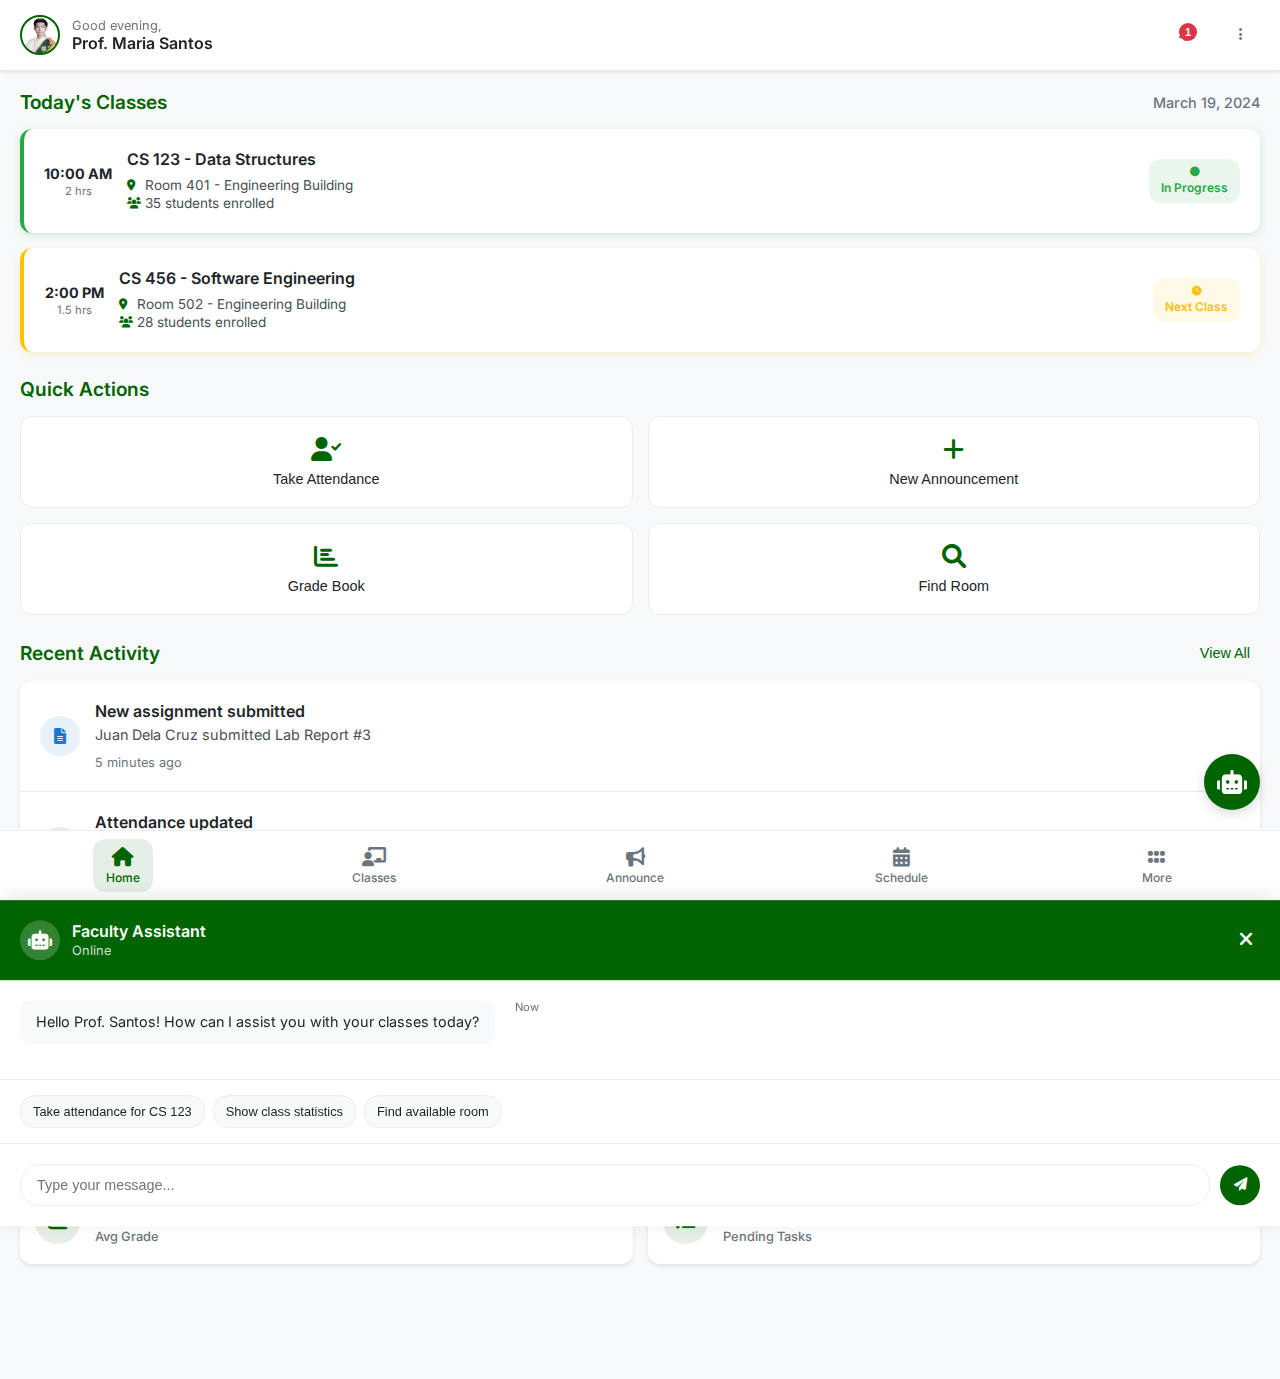
<file: faculty/mobile.html>
<!DOCTYPE html>
<html lang="en">
<head>
    <meta charset="UTF-8">
    <meta name="viewport" content="width=device-width, initial-scale=1.0, user-scalable=no">
    <title>UNISYNC Faculty Mobile - CvSU Imus</title>
    <link href="https://cdnjs.cloudflare.com/ajax/libs/font-awesome/6.0.0/css/all.min.css" rel="stylesheet">
    <link href="https://fonts.googleapis.com/css2?family=Inter:wght@300;400;500;600;700&display=swap" rel="stylesheet">
    <link rel="stylesheet" href="css/faculty-mobile.css">
</head>
<body>
    <!-- Mobile Header -->
    <header class="mobile-header">
        <div class="header-content">
            <div class="user-section">
                <img src="../assets/img/avatars/faculty-avatar.jpg" alt="Profile" class="header-avatar">
                <div class="user-info">
                    <span class="greeting">Good morning,</span>
                    <span class="user-name">Prof. Maria Santos</span>
                </div>
            </div>
            <div class="header-actions">
                <button class="notification-btn" onclick="toggleNotifications()">
                    <i class="fas fa-bell"></i>
                    <span class="notification-badge">2</span>
                </button>
                <button class="menu-btn" onclick="toggleUserMenu()">
                    <i class="fas fa-ellipsis-v"></i>
                </button>
            </div>
        </div>
    </header>

    <!-- Tab Navigation -->
    <nav class="bottom-nav">
        <a href="#dashboard" class="nav-item active" onclick="showTab('dashboard')">
            <i class="fas fa-home"></i>
            <span>Home</span>
        </a>
        <a href="#classes" class="nav-item" onclick="showTab('classes')">
            <i class="fas fa-chalkboard-teacher"></i>
            <span>Classes</span>
        </a>
        <a href="#announcements" class="nav-item" onclick="showTab('announcements')">
            <i class="fas fa-bullhorn"></i>
            <span>Announce</span>
        </a>
        <a href="#schedule" class="nav-item" onclick="showTab('schedule')">
            <i class="fas fa-calendar-alt"></i>
            <span>Schedule</span>
        </a>
        <a href="#more" class="nav-item" onclick="showTab('more')">
            <i class="fas fa-grip-horizontal"></i>
            <span>More</span>
        </a>
    </nav>

    <!-- Main Content -->
    <main class="main-content">
        <!-- Dashboard Tab -->
        <div id="dashboard" class="tab-content active">
            <!-- Today's Classes -->
            <div class="today-classes">
                <div class="section-header">
                    <h3>Today's Classes</h3>
                    <span class="date-display">March 19, 2024</span>
                </div>
                
                <div class="class-cards">
                    <div class="class-card current">
                        <div class="class-time">
                            <span class="time">10:00 AM</span>
                            <span class="duration">2 hrs</span>
                        </div>
                        <div class="class-info">
                            <h4>CS 123 - Data Structures</h4>
                            <p><i class="fas fa-map-marker-alt"></i> Room 401 - Engineering Building</p>
                            <p><i class="fas fa-users"></i> 35 students enrolled</p>
                        </div>
                        <div class="class-status current">
                            <i class="fas fa-circle"></i>
                            <span>In Progress</span>
                        </div>
                    </div>
                    
                    <div class="class-card upcoming">
                        <div class="class-time">
                            <span class="time">2:00 PM</span>
                            <span class="duration">1.5 hrs</span>
                        </div>
                        <div class="class-info">
                            <h4>CS 456 - Software Engineering</h4>
                            <p><i class="fas fa-map-marker-alt"></i> Room 502 - Engineering Building</p>
                            <p><i class="fas fa-users"></i> 28 students enrolled</p>
                        </div>
                        <div class="class-status upcoming">
                            <i class="fas fa-clock"></i>
                            <span>Next Class</span>
                        </div>
                    </div>
                </div>
            </div>

            <!-- Quick Actions -->
            <div class="quick-actions">
                <div class="section-header">
                    <h3>Quick Actions</h3>
                </div>
                <div class="actions-grid">
                    <button class="action-btn" onclick="takeAttendance()">
                        <i class="fas fa-user-check"></i>
                        <span>Take Attendance</span>
                    </button>
                    <button class="action-btn" onclick="createAnnouncement()">
                        <i class="fas fa-plus"></i>
                        <span>New Announcement</span>
                    </button>
                    <button class="action-btn" onclick="viewGrades()">
                        <i class="fas fa-chart-bar"></i>
                        <span>Grade Book</span>
                    </button>
                    <button class="action-btn" onclick="findRoom()">
                        <i class="fas fa-search"></i>
                        <span>Find Room</span>
                    </button>
                </div>
            </div>

            <!-- Recent Activity -->
            <div class="recent-activity">
                <div class="section-header">
                    <h3>Recent Activity</h3>
                    <button class="view-more-btn">View All</button>
                </div>
                
                <div class="activity-list">
                    <div class="activity-item">
                        <div class="activity-icon assignment">
                            <i class="fas fa-file-alt"></i>
                        </div>
                        <div class="activity-content">
                            <h4>New assignment submitted</h4>
                            <p>Juan Dela Cruz submitted Lab Report #3</p>
                            <span class="activity-time">5 minutes ago</span>
                        </div>
                    </div>
                    
                    <div class="activity-item attendance">
                        <div class="activity-icon">
                            <i class="fas fa-user-check"></i>
                        </div>
                        <div class="activity-content">
                            <h4>Attendance updated</h4>
                            <p>CS 123 - 32 out of 35 students present</p>
                            <span class="activity-time">2 hours ago</span>
                        </div>
                    </div>
                    
                    <div class="activity-item grade">
                        <div class="activity-icon">
                            <i class="fas fa-star"></i>
                        </div>
                        <div class="activity-content">
                            <h4>Grades updated</h4>
                            <p>Midterm exam grades posted for CS 456</p>
                            <span class="activity-time">1 day ago</span>
                        </div>
                    </div>
                </div>
            </div>

            <!-- Class Statistics -->
            <div class="class-stats">
                <div class="section-header">
                    <h3>Class Overview</h3>
                </div>
                
                <div class="stats-grid">
                    <div class="stat-card">
                        <div class="stat-icon">
                            <i class="fas fa-users"></i>
                        </div>
                        <div class="stat-info">
                            <span class="stat-number">63</span>
                            <span class="stat-label">Total Students</span>
                        </div>
                    </div>
                    
                    <div class="stat-card">
                        <div class="stat-icon">
                            <i class="fas fa-calendar-check"></i>
                        </div>
                        <div class="stat-info">
                            <span class="stat-number">89%</span>
                            <span class="stat-label">Avg Attendance</span>
                        </div>
                    </div>
                    
                    <div class="stat-card">
                        <div class="stat-icon">
                            <i class="fas fa-chart-line"></i>
                        </div>
                        <div class="stat-info">
                            <span class="stat-number">3.2</span>
                            <span class="stat-label">Avg Grade</span>
                        </div>
                    </div>
                    
                    <div class="stat-card">
                        <div class="stat-icon">
                            <i class="fas fa-tasks"></i>
                        </div>
                        <div class="stat-info">
                            <span class="stat-number">12</span>
                            <span class="stat-label">Pending Tasks</span>
                        </div>
                    </div>
                </div>
            </div>
        </div>

        <!-- Classes Tab -->
        <div id="classes" class="tab-content">
            <div class="classes-header">
                <h2>My Classes</h2>
                <div class="semester-info">
                    <span class="semester">2nd Semester 2023-2024</span>
                </div>
            </div>
            
            <div class="classes-list">
                <div class="class-item">
                    <div class="class-header">
                        <div class="class-info">
                            <h3>CS 123 - Data Structures</h3>
                            <p>Mon, Wed, Fri • 10:00 AM - 12:00 PM</p>
                            <p>Room 401 - Engineering Building</p>
                        </div>
                        <div class="enrollment-count">
                            <i class="fas fa-users"></i>
                            <span>35</span>
                        </div>
                    </div>
                    
                    <div class="class-details">
                        <div class="detail-row">
                            <span>Attendance Rate:</span>
                            <div class="progress-bar">
                                <div class="progress-fill" style="width: 92%"></div>
                                <span class="progress-text">92%</span>
                            </div>
                        </div>
                        <div class="detail-row">
                            <span>Average Grade:</span>
                            <span class="grade-display">B+ (3.3)</span>
                        </div>
                    </div>
                    
                    <div class="class-actions">
                        <button class="action-btn primary" onclick="manageClass('CS123')">
                            <i class="fas fa-cog"></i> Manage Class
                        </button>
                        <button class="action-btn secondary" onclick="viewStudents('CS123')">
                            <i class="fas fa-users"></i> Students
                        </button>
                    </div>
                </div>
                
                <div class="class-item">
                    <div class="class-header">
                        <div class="class-info">
                            <h3>CS 456 - Software Engineering</h3>
                            <p>Tue, Thu • 2:00 PM - 3:30 PM</p>
                            <p>Room 502 - Engineering Building</p>
                        </div>
                        <div class="enrollment-count">
                            <i class="fas fa-users"></i>
                            <span>28</span>
                        </div>
                    </div>
                    
                    <div class="class-details">
                        <div class="detail-row">
                            <span>Attendance Rate:</span>
                            <div class="progress-bar">
                                <div class="progress-fill" style="width: 85%"></div>
                                <span class="progress-text">85%</span>
                            </div>
                        </div>
                        <div class="detail-row">
                            <span>Average Grade:</span>
                            <span class="grade-display">A- (3.7)</span>
                        </div>
                    </div>
                    
                    <div class="class-actions">
                        <button class="action-btn primary" onclick="manageClass('CS456')">
                            <i class="fas fa-cog"></i> Manage Class
                        </button>
                        <button class="action-btn secondary" onclick="viewStudents('CS456')">
                            <i class="fas fa-users"></i> Students
                        </button>
                    </div>
                </div>
            </div>
        </div>

        <!-- Announcements Tab -->
        <div id="announcements" class="tab-content">
            <div class="announcements-header">
                <h2>Announcements</h2>
                <button class="create-btn" onclick="createAnnouncement()">
                    <i class="fas fa-plus"></i>
                    Create New
                </button>
            </div>
            
            <div class="filter-tabs">
                <button class="filter-tab active" onclick="filterAnnouncements('all')">All</button>
                <button class="filter-tab" onclick="filterAnnouncements('published')">Published</button>
                <button class="filter-tab" onclick="filterAnnouncements('draft')">Drafts</button>
                <button class="filter-tab" onclick="filterAnnouncements('scheduled')">Scheduled</button>
            </div>
            
            <div class="announcements-list">
                <div class="announcement-item published">
                    <div class="announcement-header">
                        <div class="status-indicator published">
                            <i class="fas fa-check-circle"></i>
                            <span>Published</span>
                        </div>
                        <div class="announcement-meta">
                            <span class="views"><i class="fas fa-eye"></i> 142 views</span>
                            <span class="timestamp">2 hours ago</span>
                        </div>
                    </div>
                    
                    <div class="announcement-content">
                        <h3>Midterm Exam Schedule Update</h3>
                        <p>The midterm examination for CS 123 has been rescheduled to March 25, 2024, at 10:00 AM in Room 401.</p>
                        <div class="announcement-footer">
                            <span class="target-audience">
                                <i class="fas fa-users"></i> CS 123 Students (35)
                            </span>
                        </div>
                    </div>
                    
                    <div class="announcement-actions">
                        <button class="action-btn secondary" onclick="editAnnouncement(1)">
                            <i class="fas fa-edit"></i> Edit
                        </button>
                        <button class="action-btn secondary" onclick="viewAnalytics(1)">
                            <i class="fas fa-chart-bar"></i> Analytics
                        </button>
                        <button class="action-btn danger" onclick="deleteAnnouncement(1)">
                            <i class="fas fa-trash"></i>
                        </button>
                    </div>
                </div>
                
                <div class="announcement-item draft">
                    <div class="announcement-header">
                        <div class="status-indicator draft">
                            <i class="fas fa-file-alt"></i>
                            <span>Draft</span>
                        </div>
                        <div class="announcement-meta">
                            <span class="timestamp">1 day ago</span>
                        </div>
                    </div>
                    
                    <div class="announcement-content">
                        <h3>Lab Assignment #4 Guidelines</h3>
                        <p>Detailed instructions for the upcoming data structures lab assignment focusing on tree implementations...</p>
                        <div class="announcement-footer">
                            <span class="target-audience">
                                <i class="fas fa-users"></i> CS 123 Students (35)
                            </span>
                        </div>
                    </div>
                    
                    <div class="announcement-actions">
                        <button class="action-btn primary" onclick="publishAnnouncement(2)">
                            <i class="fas fa-paper-plane"></i> Publish
                        </button>
                        <button class="action-btn secondary" onclick="editAnnouncement(2)">
                            <i class="fas fa-edit"></i> Edit
                        </button>
                        <button class="action-btn danger" onclick="deleteAnnouncement(2)">
                            <i class="fas fa-trash"></i>
                        </button>
                    </div>
                </div>
            </div>
        </div>

        <!-- Schedule Tab -->
        <div id="schedule" class="tab-content">
            <div class="schedule-header">
                <h2>Room Schedule</h2>
                <div class="schedule-controls">
                    <button class="schedule-btn active" onclick="showScheduleView('today')">Today</button>
                    <button class="schedule-btn" onclick="showScheduleView('week')">Week</button>
                    <button class="schedule-btn" onclick="showScheduleView('rooms')">Rooms</button>
                </div>
            </div>
            
            <div id="today-view" class="schedule-view active">
                <div class="date-header">
                    <div class="date-nav">
                        <button class="nav-btn" onclick="previousDay()">
                            <i class="fas fa-chevron-left"></i>
                        </button>
                        <span class="current-date">Tuesday, March 19, 2024</span>
                        <button class="nav-btn" onclick="nextDay()">
                            <i class="fas fa-chevron-right"></i>
                        </button>
                    </div>
                </div>
                
                <div class="schedule-timeline">
                    <div class="time-slot">
                        <div class="time-label">8:00 AM</div>
                        <div class="slot-content empty">
                            <span class="empty-text">Available</span>
                        </div>
                    </div>
                    
                    <div class="time-slot">
                        <div class="time-label">9:00 AM</div>
                        <div class="slot-content empty">
                            <span class="empty-text">Available</span>
                        </div>
                    </div>
                    
                    <div class="time-slot">
                        <div class="time-label">10:00 AM</div>
                        <div class="slot-content occupied current">
                            <div class="class-block">
                                <h4>CS 123 - Data Structures</h4>
                                <p><i class="fas fa-map-marker-alt"></i> Room 401</p>
                                <p><i class="fas fa-users"></i> 35 students</p>
                                <span class="status-badge current">Current</span>
                            </div>
                        </div>
                    </div>
                    
                    <div class="time-slot">
                        <div class="time-label">11:00 AM</div>
                        <div class="slot-content occupied current">
                            <div class="class-block continuing">
                                <span class="continuing-text">CS 123 continues...</span>
                            </div>
                        </div>
                    </div>
                    
                    <div class="time-slot">
                        <div class="time-label">12:00 PM</div>
                        <div class="slot-content break">
                            <span class="break-text">Lunch Break</span>
                        </div>
                    </div>
                    
                    <div class="time-slot">
                        <div class="time-label">1:00 PM</div>
                        <div class="slot-content empty">
                            <span class="empty-text">Available</span>
                        </div>
                    </div>
                    
                    <div class="time-slot">
                        <div class="time-label">2:00 PM</div>
                        <div class="slot-content occupied upcoming">
                            <div class="class-block">
                                <h4>CS 456 - Software Engineering</h4>
                                <p><i class="fas fa-map-marker-alt"></i> Room 502</p>
                                <p><i class="fas fa-users"></i> 28 students</p>
                                <span class="status-badge upcoming">Next</span>
                            </div>
                        </div>
                    </div>
                    
                    <div class="time-slot">
                        <div class="time-label">3:00 PM</div>
                        <div class="slot-content occupied upcoming">
                            <div class="class-block continuing">
                                <span class="continuing-text">CS 456 continues...</span>
                            </div>
                        </div>
                    </div>
                </div>
            </div>
        </div>

        <!-- More Tab -->
        <div id="more" class="tab-content">
            <div class="more-header">
                <h2>More Options</h2>
            </div>
            
            <div class="menu-sections">
                <div class="menu-section">
                    <h3>Teaching Tools</h3>
                    <div class="menu-items">
                        <a href="#" class="menu-item">
                            <div class="item-icon">
                                <i class="fas fa-user-check"></i>
                            </div>
                            <div class="item-info">
                                <span class="item-title">Attendance</span>
                                <span class="item-subtitle">Manage class attendance</span>
                            </div>
                            <i class="fas fa-chevron-right"></i>
                        </a>
                        
                        <a href="#" class="menu-item">
                            <div class="item-icon">
                                <i class="fas fa-chart-bar"></i>
                            </div>
                            <div class="item-info">
                                <span class="item-title">Grade Book</span>
                                <span class="item-subtitle">Student grades & analytics</span>
                            </div>
                            <i class="fas fa-chevron-right"></i>
                        </a>
                        
                        <a href="#" class="menu-item">
                            <div class="item-icon">
                                <i class="fas fa-tasks"></i>
                            </div>
                            <div class="item-info">
                                <span class="item-title">Assignments</span>
                                <span class="item-subtitle">Create & manage assignments</span>
                            </div>
                            <i class="fas fa-chevron-right"></i>
                        </a>
                        
                        <a href="#" class="menu-item">
                            <div class="item-icon">
                                <i class="fas fa-file-alt"></i>
                            </div>
                            <div class="item-info">
                                <span class="item-title">Reports</span>
                                <span class="item-subtitle">Generate class reports</span>
                            </div>
                            <i class="fas fa-chevron-right"></i>
                        </a>
                    </div>
                </div>
                
                <div class="menu-section">
                    <h3>Resources</h3>
                    <div class="menu-items">
                        <a href="#" class="menu-item">
                            <div class="item-icon">
                                <i class="fas fa-door-open"></i>
                            </div>
                            <div class="item-info">
                                <span class="item-title">Room Finder</span>
                                <span class="item-subtitle">Find available rooms</span>
                            </div>
                            <i class="fas fa-chevron-right"></i>
                        </a>
                        
                        <a href="#" class="menu-item">
                            <div class="item-icon">
                                <i class="fas fa-book"></i>
                            </div>
                            <div class="item-info">
                                <span class="item-title">Library Resources</span>
                                <span class="item-subtitle">Books & digital resources</span>
                            </div>
                            <i class="fas fa-chevron-right"></i>
                        </a>
                        
                        <a href="#" class="menu-item">
                            <div class="item-icon">
                                <i class="fas fa-question-circle"></i>
                            </div>
                            <div class="item-info">
                                <span class="item-title">Help & Support</span>
                                <span class="item-subtitle">Get assistance</span>
                            </div>
                            <i class="fas fa-chevron-right"></i>
                        </a>
                    </div>
                </div>
                
                <div class="menu-section">
                    <h3>Settings</h3>
                    <div class="menu-items">
                        <a href="#" class="menu-item">
                            <div class="item-icon">
                                <i class="fas fa-user"></i>
                            </div>
                            <div class="item-info">
                                <span class="item-title">Profile</span>
                                <span class="item-subtitle">Personal information</span>
                            </div>
                            <i class="fas fa-chevron-right"></i>
                        </a>
                        
                        <a href="#" class="menu-item">
                            <div class="item-icon">
                                <i class="fas fa-bell"></i>
                            </div>
                            <div class="item-info">
                                <span class="item-title">Notifications</span>
                                <span class="item-subtitle">Manage alerts</span>
                            </div>
                            <i class="fas fa-chevron-right"></i>
                        </a>
                        
                        <a href="#" class="menu-item">
                            <div class="item-icon">
                                <i class="fas fa-moon"></i>
                            </div>
                            <div class="item-info">
                                <span class="item-title">Dark Mode</span>
                                <span class="item-subtitle">Toggle theme</span>
                            </div>
                            <div class="toggle-switch">
                                <input type="checkbox" id="dark-mode-toggle">
                                <label for="dark-mode-toggle"></label>
                            </div>
                        </a>
                        
                        <a href="#" class="menu-item logout">
                            <div class="item-icon">
                                <i class="fas fa-sign-out-alt"></i>
                            </div>
                            <div class="item-info">
                                <span class="item-title">Logout</span>
                                <span class="item-subtitle">Sign out of account</span>
                            </div>
                            <i class="fas fa-chevron-right"></i>
                        </a>
                    </div>
                </div>
            </div>
        </div>
    </main>

    <!-- Floating Action Button for AI Assistant -->
    <button class="fab-chatbot" onclick="toggleChatbot()">
        <i class="fas fa-robot"></i>
    </button>

    <!-- Mobile Chatbot -->
    <div class="mobile-chatbot" id="mobile-chatbot">
        <div class="chatbot-header">
            <div class="chatbot-info">
                <div class="chatbot-avatar">
                    <i class="fas fa-robot"></i>
                </div>
                <div class="chatbot-details">
                    <span class="chatbot-name">Faculty Assistant</span>
                    <span class="chatbot-status">Online</span>
                </div>
            </div>
            <button class="close-chatbot" onclick="toggleChatbot()">
                <i class="fas fa-times"></i>
            </button>
        </div>
        
        <div class="chatbot-messages" id="chatbot-messages">
            <div class="message bot-message">
                <div class="message-content">
                    <p>Hello Prof. Santos! How can I assist you with your classes today?</p>
                </div>
                <span class="message-time">Now</span>
            </div>
        </div>
        
        <div class="quick-suggestions">
            <button class="suggestion-btn" onclick="sendQuickMessage('Take attendance for CS 123')">Take attendance for CS 123</button>
            <button class="suggestion-btn" onclick="sendQuickMessage('Show class statistics')">Show class statistics</button>
            <button class="suggestion-btn" onclick="sendQuickMessage('Find available room')">Find available room</button>
        </div>
        
        <div class="chatbot-input">
            <input type="text" placeholder="Type your message..." id="chat-input">
            <button class="send-btn" onclick="sendMessage()">
                <i class="fas fa-paper-plane"></i>
            </button>
        </div>
    </div>

    <!-- Create Announcement Modal -->
    <div class="modal" id="announcement-modal">
        <div class="modal-content">
            <div class="modal-header">
                <h3>Create Announcement</h3>
                <button class="close-modal" onclick="closeModal('announcement-modal')">
                    <i class="fas fa-times"></i>
                </button>
            </div>
            <div class="modal-body">
                <form class="announcement-form">
                    <div class="form-group">
                        <label for="announcement-title">Title</label>
                        <input type="text" id="announcement-title" placeholder="Enter announcement title">
                    </div>
                    
                    <div class="form-group">
                        <label for="announcement-content">Content</label>
                        <textarea id="announcement-content" rows="4" placeholder="Enter announcement content"></textarea>
                    </div>
                    
                    <div class="form-group">
                        <label for="target-class">Target Class</label>
                        <select id="target-class">
                            <option value="CS123">CS 123 - Data Structures</option>
                            <option value="CS456">CS 456 - Software Engineering</option>
                            <option value="all">All Classes</option>
                        </select>
                    </div>
                    
                    <div class="form-group">
                        <label for="announcement-priority">Priority</label>
                        <select id="announcement-priority">
                            <option value="normal">Normal</option>
                            <option value="important">Important</option>
                            <option value="urgent">Urgent</option>
                        </select>
                    </div>
                    
                    <div class="form-actions">
                        <button type="button" class="btn-secondary" onclick="saveDraft()">Save Draft</button>
                        <button type="button" class="btn-primary" onclick="publishAnnouncement()">Publish Now</button>
                    </div>
                </form>
            </div>
        </div>
    </div>

    <!-- Notification Panel -->
    <div class="notification-panel" id="notification-panel">
        <div class="panel-header">
            <h3>Notifications</h3>
            <button class="close-panel" onclick="toggleNotifications()">
                <i class="fas fa-times"></i>
            </button>
        </div>
        <div class="notifications-list">
            <div class="notification-item unread">
                <div class="notification-icon">
                    <i class="fas fa-user-check"></i>
                </div>
                <div class="notification-content">
                    <h4>New Assignment Submission</h4>
                    <p>Juan Dela Cruz submitted Lab Report #3 for CS 123</p>
                    <span class="notification-time">5 minutes ago</span>
                </div>
                <button class="dismiss-btn" onclick="dismissNotification(this)">
                    <i class="fas fa-times"></i>
                </button>
            </div>
            
            <div class="notification-item">
                <div class="notification-icon">
                    <i class="fas fa-calendar-check"></i>
                </div>
                <div class="notification-content">
                    <h4>Class Starting Soon</h4>
                    <p>CS 456 - Software Engineering starts in 30 minutes</p>
                    <span class="notification-time">1 hour ago</span>
                </div>
                <button class="dismiss-btn" onclick="dismissNotification(this)">
                    <i class="fas fa-times"></i>
                </button>
            </div>
        </div>
    </div>

    <script src="javascript/faculty-mobile.js"></script>
</body>
</html>
</file>
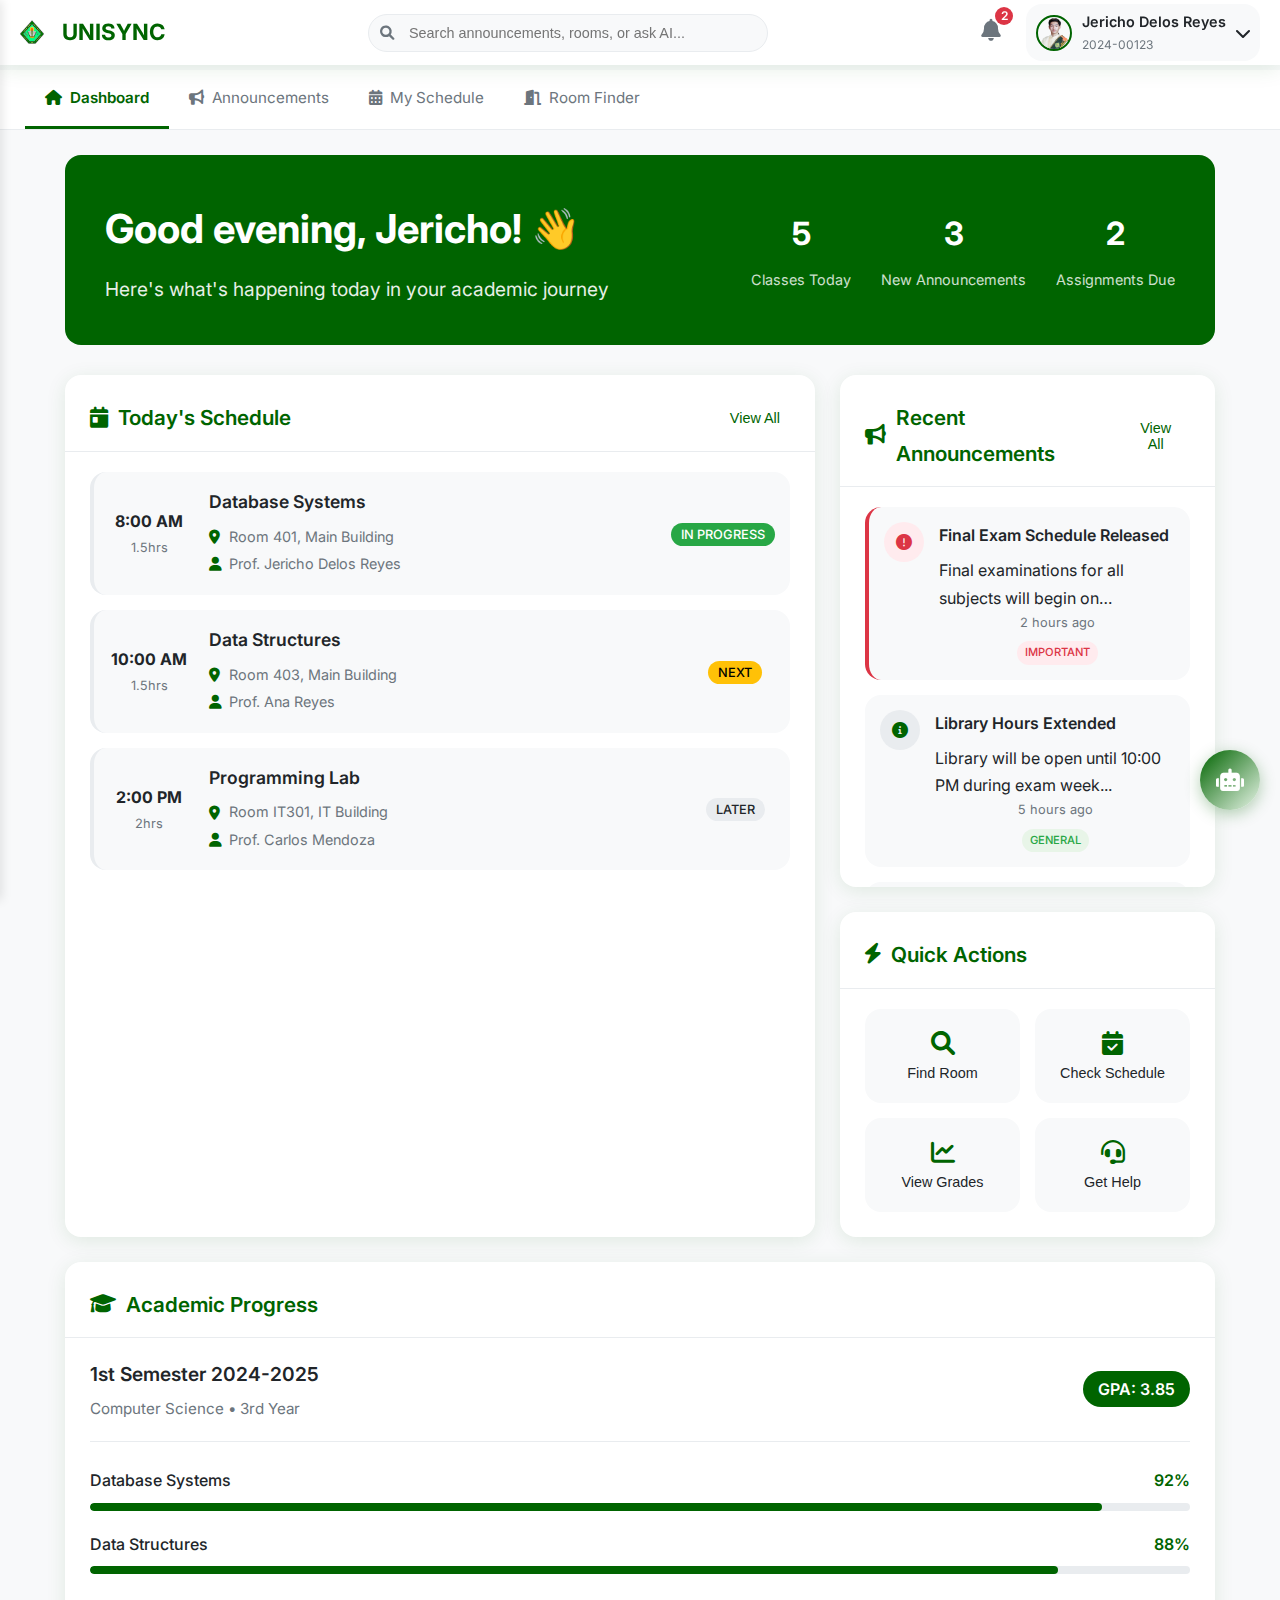
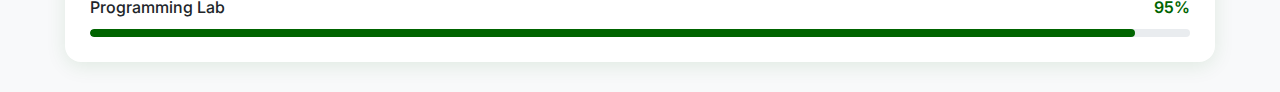
<file: student/dashboard.html>
<!DOCTYPE html>
<html lang="en">
<head>
    <meta charset="UTF-8">
    <meta name="viewport" content="width=device-width, initial-scale=1.0">
    <title>Student Dashboard - UNISYNC</title>
    <link rel="icon" href="../assets/landing/img/logo.png" type="image/png">    <link rel="stylesheet" href="../assets/landing/css/styles.css">
    <link rel="stylesheet" href="css/student.css">
    <link href="https://cdnjs.cloudflare.com/ajax/libs/font-awesome/6.0.0/css/all.min.css" rel="stylesheet">
    <link href="https://fonts.googleapis.com/css2?family=Inter:wght@300;400;500;600;700&display=swap" rel="stylesheet">
</head>
<body>
    <div class="student-container">
        <!-- Header -->
        <header class="main-header">
            <div class="header-left">
                <button class="mobile-menu-btn" onclick="toggleMobileSideMenu()">
                    <i class="fas fa-bars"></i>
                </button>                <div class="logo" onclick="window.location.href='../index.html'" style="cursor: pointer;">
                    <img src="../assets/landing/img/logo.png" alt="CvSU Imus Logo" style="width: 24px; height: 24px; margin-right: 8px;" onerror="this.style.display='none'; this.nextElementSibling.style.display='inline'">
                    <i class="fas fa-university" style="display: none;"></i>
                    <span>UNISYNC</span>
                </div>
            </div>
            
            <div class="header-center">
                <div class="search-bar">
                    <i class="fas fa-search"></i>
                    <input type="text" placeholder="Search announcements, rooms, or ask AI..." id="globalSearch">
                </div>
            </div>
            
            <div class="header-right">
                <div class="notifications" onclick="toggleNotifications()">
                    <i class="fas fa-bell"></i>
                    <span class="notification-count">7</span>
                </div>
                <div class="user-profile" onclick="toggleUserMenu()">
                    <img src="../assets/landing/img/aCvSUAlumni.png" alt="Student" class="avatar">
                    <div class="user-info">
                        <span class="user-name">Jericho Delos Reyes</span>
                        <span class="user-id">2024-00123</span>
                    </div>
                    <i class="fas fa-chevron-down"></i>
                </div>
            </div>
        </header>

        <!-- New Mobile Side Navigation Menu -->
        <nav class="mobile-side-nav" id="mobileSideNav">
            <button class="close-btn" onclick="toggleMobileSideMenu()">&times;</button>
            <a href="#dashboard" class="side-nav-item active" onclick="showSection('dashboard'); toggleMobileSideMenu();">
                <i class="fas fa-home"></i>
                <span>Dashboard</span>
            </a>
            <a href="#announcements" class="side-nav-item" onclick="showSection('announcements'); toggleMobileSideMenu();">
                <i class="fas fa-bullhorn"></i>
                <span>Announcements</span>
            </a>
            <a href="#schedule" class="side-nav-item" onclick="showSection('schedule'); toggleMobileSideMenu();">
                <i class="fas fa-calendar-alt"></i>
                <span>My Schedule</span>
            </a>
            <a href="#rooms" class="side-nav-item" onclick="showSection('rooms'); toggleMobileSideMenu();">
                <i class="fas fa-door-open"></i>
                <span>Room Finder</span>
            </a>
            <a href="#profile" class="side-nav-item" onclick="showUserProfile(); toggleMobileSideMenu();">
                <i class="fas fa-user"></i>
                <span>My Profile</span>
            </a>
            <a href="#settings" class="side-nav-item" onclick="showSettings(); toggleMobileSideMenu();">
                <i class="fas fa-cog"></i>
                <span>Settings</span>
            </a>
            <a href="../index.html" class="side-nav-item logout">
                <i class="fas fa-sign-out-alt"></i>
                <span>Logout</span>
            </a>
        </nav>
        <div class="overlay" id="overlay" onclick="toggleMobileSideMenu()"></div>

        <!-- AI Chatbot Button -->
        <div class="ai-chatbot-btn" onclick="toggleChatbot()">
            <i class="fas fa-robot"></i>
            <span class="chatbot-label">AI Assistant</span>
        </div>

        <!-- AI Chatbot Panel -->
        <div class="chatbot-panel" id="chatbotPanel">
            <div class="chatbot-header">
                <div class="chatbot-title">
                    <i class="fas fa-robot"></i>
                    <span>UNISYNC AI Assistant</span>
                </div>
                <button class="chatbot-close" onclick="toggleChatbot()">
                    <i class="fas fa-times"></i>
                </button>
            </div>
            <div class="chatbot-messages" id="chatbotMessages">
                <div class="bot-message">
                    <i class="fas fa-robot"></i>
                    <div class="message-content">
                        <p>Hello! I'm your UNISYNC AI Assistant. I can help you with:</p>
                        <ul>
                            <li>Finding room schedules and availability</li>
                            <li>Getting information about announcements</li>
                            <li>Answering questions about campus events</li>
                            <li>Providing university-related information</li>
                        </ul>
                        <p>How can I help you today?</p>
                    </div>
                </div>
            </div>
            <div class="chatbot-input">
                <input type="text" id="chatbotInput" placeholder="Ask me anything about university info..." onkeypress="handleChatbotEnter(event)">
                <button onclick="sendChatbotMessage()">
                    <i class="fas fa-paper-plane"></i>
                </button>
            </div>
        </div>

        <!-- Mobile Navigation (Bottom Bar) -->
        <nav class="mobile-nav" id="mobileNav">
            <a href="#dashboard" class="nav-item active" onclick="showSection('dashboard')">
                <i class="fas fa-home"></i>
                <span>Dashboard</span>
            </a>
            <a href="#announcements" class="nav-item" onclick="showSection('announcements')">
                <i class="fas fa-bullhorn"></i>
                <span>Announcements</span>
            </a>
            <a href="#schedule" class="nav-item" onclick="showSection('schedule')">
                <i class="fas fa-calendar-alt"></i>
                <span>Schedule</span>
            </a>
            <a href="#rooms" class="nav-item" onclick="showSection('rooms')">
                <i class="fas fa-door-open"></i>
                <span>Room Finder</span>
            </a>
        </nav>

        <!-- Desktop Navigation -->
        <nav class="desktop-nav">
            <div class="nav-container">
                <a href="#dashboard" class="nav-tab active" onclick="showSection('dashboard')">
                    <i class="fas fa-home"></i>
                    <span>Dashboard</span>
                </a>
                <a href="#announcements" class="nav-tab" onclick="showSection('announcements')">
                    <i class="fas fa-bullhorn"></i>
                    <span>Announcements</span>
                </a>
                <a href="#schedule" class="nav-tab" onclick="showSection('schedule')">
                    <i class="fas fa-calendar-alt"></i>
                    <span>My Schedule</span>
                </a>
                <a href="#rooms" class="nav-tab" onclick="showSection('rooms')">
                    <i class="fas fa-door-open"></i>
                    <span>Room Finder</span>
                </a>
            </div>
        </nav>

        <!-- Main Content -->
        <main class="main-content">
            <!-- Dashboard Section -->
            <section id="dashboard" class="content-section active">                <div class="welcome-section">
                    <div class="welcome-text">
                        <h1>Good afternoon, Jericho! 👋</h1>
                        <p>Here's what's happening today in your academic journey</p>
                    </div>
                    <div class="quick-stats">
                        <div class="stat-item">
                            <span class="stat-number">5</span>
                            <span class="stat-label">Classes Today</span>
                        </div>
                        <div class="stat-item">
                            <span class="stat-number">3</span>
                            <span class="stat-label">New Announcements</span>
                        </div>
                        <div class="stat-item">
                            <span class="stat-number">2</span>
                            <span class="stat-label">Assignments Due</span>
                        </div>
                    </div>
                </div>

                <div class="dashboard-grid">
                    <!-- Today's Schedule Card -->
                    <div class="dashboard-card schedule-card">
                        <div class="card-header">
                            <h3><i class="fas fa-calendar-day"></i> Today's Schedule</h3>
                            <button class="view-all-btn" onclick="showSection('schedule')">View All</button>
                        </div>
                        <div class="schedule-preview">
                            <div class="schedule-item current">
                                <div class="schedule-time">
                                    <span class="time">8:00 AM</span>
                                    <span class="duration">1.5hrs</span>
                                </div>
                                <div class="schedule-details">
                                    <h4>Database Systems</h4>
                                    <p><i class="fas fa-map-marker-alt"></i> Room 401, Main Building</p>
                                    <p><i class="fas fa-user"></i> Prof. Jericho Delos Reyes</p>
                                </div>
                                <div class="schedule-status">
                                    <span class="status-badge current">In Progress</span>
                                </div>
                            </div>

                            <div class="schedule-item upcoming">
                                <div class="schedule-time">
                                    <span class="time">10:00 AM</span>
                                    <span class="duration">1.5hrs</span>
                                </div>
                                <div class="schedule-details">
                                    <h4>Data Structures</h4>
                                    <p><i class="fas fa-map-marker-alt"></i> Room 403, Main Building</p>
                                    <p><i class="fas fa-user"></i> Prof. Ana Reyes</p>
                                </div>
                                <div class="schedule-status">
                                    <span class="status-badge upcoming">Next</span>
                                </div>
                            </div>

                            <div class="schedule-item">
                                <div class="schedule-time">
                                    <span class="time">2:00 PM</span>
                                    <span class="duration">2hrs</span>
                                </div>
                                <div class="schedule-details">
                                    <h4>Programming Lab</h4>
                                    <p><i class="fas fa-map-marker-alt"></i> Room IT301, IT Building</p>
                                    <p><i class="fas fa-user"></i> Prof. Carlos Mendoza</p>
                                </div>
                                <div class="schedule-status">
                                    <span class="status-badge scheduled">Later</span>
                                </div>
                            </div>
                        </div>
                    </div>

                    <!-- Recent Announcements Card -->
                    <div class="dashboard-card announcements-card">
                        <div class="card-header">
                            <h3><i class="fas fa-bullhorn"></i> Recent Announcements</h3>
                            <button class="view-all-btn" onclick="showSection('announcements')">View All</button>
                        </div>
                        <div class="announcements-preview">
                            <div class="announcement-item priority">
                                <div class="announcement-icon">
                                    <i class="fas fa-exclamation-circle"></i>
                                </div>
                                <div class="announcement-content">
                                    <h4>Final Exam Schedule Released</h4>
                                    <p>Final examinations for all subjects will begin on December 18...</p>
                                    <span class="announcement-meta">
                                        <span class="announcement-time">2 hours ago</span>
                                        <span class="announcement-tag important">Important</span>
                                    </span>
                                </div>
                            </div>

                            <div class="announcement-item">
                                <div class="announcement-icon">
                                    <i class="fas fa-info-circle"></i>
                                </div>
                                <div class="announcement-content">
                                    <h4>Library Hours Extended</h4>
                                    <p>Library will be open until 10:00 PM during exam week...</p>
                                    <span class="announcement-meta">
                                        <span class="announcement-time">5 hours ago</span>
                                        <span class="announcement-tag general">General</span>
                                    </span>
                                </div>
                            </div>

                            <div class="announcement-item">
                                <div class="announcement-icon">
                                    <i class="fas fa-calendar"></i>
                                </div>
                                <div class="announcement-content">
                                    <h4>Database Systems Project Due</h4>
                                    <p>Submit your final project through the online platform...</p>
                                    <span class="announcement-meta">
                                        <span class="announcement-time">1 day ago</span>
                                        <span class="announcement-tag academic">Academic</span>
                                    </span>
                                </div>
                            </div>
                        </div>
                    </div>

                    <!-- Quick Actions Card -->
                    <div class="dashboard-card quick-actions-card">
                        <div class="card-header">
                            <h3><i class="fas fa-bolt"></i> Quick Actions</h3>
                        </div>
                        <div class="quick-actions-grid">
                            <button class="quick-action-btn" onclick="findRoom()">
                                <i class="fas fa-search"></i>
                                <span>Find Room</span>
                            </button>
                            <button class="quick-action-btn" onclick="checkSchedule()">
                                <i class="fas fa-calendar-check"></i>
                                <span>Check Schedule</span>
                            </button>
                            <button class="quick-action-btn" onclick="viewGrades()">
                                <i class="fas fa-chart-line"></i>
                                <span>View Grades</span>
                            </button>
                            <button class="quick-action-btn" onclick="contactSupport()">
                                <i class="fas fa-headset"></i>
                                <span>Get Help</span>
                            </button>
                        </div>
                    </div>

                    <!-- Academic Progress Card -->
                    <div class="dashboard-card progress-card">
                        <div class="card-header">
                            <h3><i class="fas fa-graduation-cap"></i> Academic Progress</h3>
                        </div>
                        <div class="progress-content">
                            <div class="semester-info">
                                <div class="semester-details">
                                    <h4>1st Semester 2024-2025</h4>
                                    <p>Computer Science • 3rd Year</p>
                                </div>
                                <div class="semester-stats">
                                    <span class="gpa">GPA: 3.85</span>
                                </div>
                            </div>
                            
                            <div class="subjects-progress">
                                <div class="subject-item">
                                    <div class="subject-info">
                                        <span class="subject-name">Database Systems</span>
                                        <span class="subject-grade">92%</span>
                                    </div>
                                    <div class="progress-bar">
                                        <div class="progress-fill" style="width: 92%"></div>
                                    </div>
                                </div>
                                
                                <div class="subject-item">
                                    <div class="subject-info">
                                        <span class="subject-name">Data Structures</span>
                                        <span class="subject-grade">88%</span>
                                    </div>
                                    <div class="progress-bar">
                                        <div class="progress-fill" style="width: 88%"></div>
                                    </div>
                                </div>
                                
                                <div class="subject-item">
                                    <div class="subject-info">
                                        <span class="subject-name">Programming Lab</span>
                                        <span class="subject-grade">95%</span>
                                    </div>
                                    <div class="progress-bar">
                                        <div class="progress-fill" style="width: 95%"></div>
                                    </div>
                                </div>
                            </div>
                        </div>
                    </div>
                </div>
            </section>

            <!-- Announcements Section -->
            <section id="announcements" class="content-section">                <div class="section-header">
                    <h2>Announcements</h2>
                    <div class="section-controls">
                        <div class="filter-tabs">
                            <button class="filter-tab active" onclick="filterAnnouncements('all')">All</button>
                            <button class="filter-tab" onclick="filterAnnouncements('important')">Important</button>
                            <button class="filter-tab" onclick="filterAnnouncements('academic')">Academic</button>
                            <button class="filter-tab" onclick="filterAnnouncements('general')">General</button>
                            <button class="filter-tab" onclick="toggleOrganizationsFilter()">
                                <i class="fas fa-users"></i> Organizations
                            </button>
                        </div>
                        <div class="view-toggle">
                            <button class="view-btn active" onclick="toggleView('list')">
                                <i class="fas fa-list"></i>
                            </button>
                            <button class="view-btn" onclick="toggleView('grid')">
                                <i class="fas fa-th"></i>
                            </button>
                        </div>
                    </div>
                </div>
                  <!-- Student Organizations Filter (Hidden by default) -->
                <div id="organizationsFilter" class="organizations-filter" style="display: none;">
                    <h3>Student Organizations</h3>
                    <div class="organizations-grid">                        <div class="org-item" onclick="filterAnnouncements('csg', true)">
                            <div class="org-logo">
                                <img src="img/CSG-removebg-preview.png" alt="Central Student Government">
                            </div>
                            <p>Central Student Government</p>
                        </div>
                        <div class="org-item" onclick="filterAnnouncements('bits', true)">
                            <div class="org-logo">
                                <img src="img/BITS-removebg-preview.png" alt="Builders of Innovative Technologist Society">
                            </div>
                            <p>BITS - IT Course</p>
                        </div>
                        <div class="org-item" onclick="filterAnnouncements('bms', true)">
                            <div class="org-logo">
                                <img src="img/BMS-removebg-preview.png" alt="Business Management Society">
                            </div>
                            <p>Business Management Society</p>
                        </div>
                        <div class="org-item" onclick="filterAnnouncements('cc', true)">
                            <div class="org-logo">
                                <img src="img/CAVITECOMMUNICATOR-removebg-preview.png" alt="Cavite Communicators">
                            </div>
                            <p>Cavite Communicators</p>
                        </div>
                        <div class="org-item" onclick="filterAnnouncements('chts', true)">
                            <div class="org-logo">
                                <img src="img/CHTS-removebg-preview.png" alt="Circle of Hospitality and Tourism Students">
                            </div>
                            <p>Hospitality & Tourism</p>
                        </div>
                        <div class="org-item" onclick="filterAnnouncements('cyle', true)">
                            <div class="org-logo">
                                <img src="img/CYLE-removebg-preview.png" alt="Cavite Young Leaders for Entrepreneurship">
                            </div>
                            <p>Young Leaders</p>
                        </div>
                        <div class="org-item" onclick="filterAnnouncements('csc', true)">
                            <div class="org-logo">
                                <img src="img/CSC-removebg-preview.png" alt="Computer Science Clique">
                            </div>
                            <p>Computer Science Clique</p>
                        </div>
                        <div class="org-item" onclick="filterAnnouncements('edge', true)">
                            <div class="org-logo">
                                <img src="img/EDGE-removebg-preview.png" alt="Educators' Guild for Excellence">
                            </div>
                            <p>Educators' Guild</p>
                        </div>
                        <div class="org-item" onclick="filterAnnouncements('sikolohiya', true)">
                            <div class="org-logo">
                                <img src="img/SIKOLOHIYA-removebg-preview (1).png" alt="Samahan ng mga Mag-aaral ng Sikolohiya">
                            </div>
                            <p>Psychology Society</p>
                        </div>
                        <div class="org-item" onclick="filterAnnouncements('yopa', true)">
                            <div class="org-logo">
                                <img src="img/YOPA-removebg-preview.png" alt="Young Office Professional Advocates">
                            </div>
                            <p>YOPA</p>
                        </div>
                        <div class="org-item" onclick="filterAnnouncements('sinagtala', true)">
                            <div class="org-logo">
                                <img src="img/SINAGTALA-removebg-preview.png" alt="Sinag-Tala">
                            </div>
                            <p>Sinag-Tala (Dance)</p>
                        </div>
                        <div class="org-item" onclick="filterAnnouncements('flare', true)">
                            <div class="org-logo">
                                <img src="img/THE_FLARE-removebg-preview.png" alt="The Flare">
                            </div>
                            <p>The Flare (Publication)</p>
                        </div>
                        <div class="org-item" onclick="filterAnnouncements('honor', true)">
                            <div class="org-logo">
                                <img src="img/HONORSOC-removebg-preview.png" alt="Honor Society">
                            </div>
                            <p>Honor Society</p>
                        </div>
                    </div>
                </div>                <div class="announcements-container list-view" id="announcementsContainer">
                    <div class="announcement-card important academic">
                        <div class="announcement-header">
                            <div class="announcement-meta">
                                <span class="announcement-tag important">Important</span>
                                <span class="announcement-date">December 15, 2024</span>
                            </div>
                            <button class="bookmark-btn" onclick="toggleBookmark(this)">
                                <i class="fas fa-bookmark"></i>
                            </button>
                        </div>
                        <div class="announcement-body">
                            <h3>Final Examination Schedule - 1st Semester AY 2024-2025</h3>
                            <p>The final examination for the 1st Semester of Academic Year 2024-2025 will commence on December 18, 2024. All students are required to check their individual examination schedules through the student portal...</p>
                            <div class="announcement-details">
                                <span class="author"><i class="fas fa-user"></i> Academic Affairs Office</span>
                                <span class="category"><i class="fas fa-folder"></i> Academic</span>
                            </div>
                        </div>
                        <div class="announcement-actions">
                            <button class="action-btn" onclick="readMore(this)">
                                <i class="fas fa-eye"></i> Read More
                            </button>
                            <button class="action-btn" onclick="shareAnnouncement(this)">
                                <i class="fas fa-share"></i> Share
                            </button>
                        </div>
                    </div>
                    
                    <!-- Central Student Government Announcement -->
                    <div class="announcement-card csg">
                        <div class="announcement-header">
                            <div class="announcement-meta">
                                <span class="announcement-tag org">Organization</span>
                                <span class="announcement-date">December 14, 2024</span>
                            </div>
                            <button class="bookmark-btn" onclick="toggleBookmark(this)">
                                <i class="far fa-bookmark"></i>
                            </button>
                        </div>
                        <div class="announcement-body">
                            <h3>CSG General Assembly and Semester Membership Drive</h3>
                            <p>The Central Student Government invites all students to attend our General Assembly on December 20, 2024. Learn about our initiatives for the upcoming semester and opportunities to get involved in student leadership.</p>
                            <div class="org-preview">
                                <img src="img/CSG-removebg-preview.png" alt="CSG Logo">                                <div class="org-details">
                                    <h4>Membership Details:</h4>
                                    <p>Membership Fee: ₱75/semester</p>
                                    <p>Location: Old building, 2nd floor in the Student Center</p>
                                    <p>Time: 2:00 PM - 5:00 PM</p>
                                </div>
                            </div>
                            <div class="announcement-details">
                                <span class="author"><i class="fas fa-user"></i> CSG President</span>
                                <span class="category"><i class="fas fa-users"></i> Central Student Government</span>
                            </div>
                        </div>
                        <div class="announcement-actions">
                            <button class="action-btn" onclick="readMore(this)">
                                <i class="fas fa-eye"></i> Read More
                            </button>
                            <button class="action-btn" onclick="shareAnnouncement(this)">
                                <i class="fas fa-share"></i> Share
                            </button>
                        </div>
                    </div>

                    <div class="announcement-card academic">
                        <div class="announcement-header">
                            <div class="announcement-meta">
                                <span class="announcement-tag academic">Academic</span>
                                <span class="announcement-date">December 14, 2024</span>
                            </div>
                            <button class="bookmark-btn" onclick="toggleBookmark(this)">
                                <i class="far fa-bookmark"></i>
                            </button>
                        </div>
                        <div class="announcement-body">
                            <h3>Database Systems Final Project Submission Guidelines</h3>
                            <p>Students enrolled in Database Systems (CS 321) are reminded to submit their final projects by December 20, 2024. The project should include a complete database design, implementation, and documentation...</p>
                            <div class="announcement-details">
                                <span class="author"><i class="fas fa-user"></i> Prof. Jericho Delos Reyes</span>
                                <span class="category"><i class="fas fa-folder"></i> BSCS 3A</span>
                            </div>
                        </div>
                        <div class="announcement-actions">
                            <button class="action-btn" onclick="readMore(this)">
                                <i class="fas fa-eye"></i> Read More
                            </button>
                            <button class="action-btn" onclick="shareAnnouncement(this)">
                                <i class="fas fa-share"></i> Share
                            </button>
                        </div>
                    </div>

                    <div class="announcement-card general">
                        <div class="announcement-header">
                            <div class="announcement-meta">
                                <span class="announcement-tag general">General</span>
                                <span class="announcement-date">December 13, 2024</span>
                            </div>
                            <button class="bookmark-btn" onclick="toggleBookmark(this)">
                                <i class="far fa-bookmark"></i>
                            </button>
                        </div>
                        <div class="announcement-body">
                            <h3>Library Operating Hours Extended During Exam Period</h3>
                            <p>To better serve our students during the examination period, the University Library will extend its operating hours from 7:00 AM to 10:00 PM starting December 16, 2024...</p>
                            <div class="announcement-details">
                                <span class="author"><i class="fas fa-user"></i> Library Services</span>
                                <span class="category"><i class="fas fa-folder"></i> General</span>
                            </div>
                        </div>
                        <div class="announcement-actions">
                            <button class="action-btn" onclick="readMore(this)">
                                <i class="fas fa-eye"></i> Read More
                            </button>
                            <button class="action-btn" onclick="shareAnnouncement(this)">
                                <i class="fas fa-share"></i> Share
                            </button>
                        </div>
                    </div>

                    <div class="announcement-card academic">
                        <div class="announcement-header">
                            <div class="announcement-meta">
                                <span class="announcement-tag academic">Academic</span>
                                <span class="announcement-date">December 12, 2024</span>
                            </div>
                            <button class="bookmark-btn bookmarked" onclick="toggleBookmark(this)">
                                <i class="fas fa-bookmark"></i>
                            </button>
                        </div>
                        <div class="announcement-body">
                            <h3>Programming Laboratory Equipment Maintenance</h3>
                            <p>The IT Building computer laboratories will undergo scheduled maintenance on December 16, 2024. Alternative venues have been arranged for affected classes...</p>
                            <div class="announcement-details">
                                <span class="author"><i class="fas fa-user"></i> IT Services</span>
                                <span class="category"><i class="fas fa-folder"></i> Technical</span>
                            </div>
                        </div>
                        <div class="announcement-actions">
                            <button class="action-btn" onclick="readMore(this)">
                                <i class="fas fa-eye"></i> Read More
                            </button>
                            <button class="action-btn" onclick="shareAnnouncement(this)">
                                <i class="fas fa-share"></i> Share
                            </button>
                        </div>
                    </div>
                    
                    <!-- Computer Science Clique Announcement -->
                    <div class="announcement-card csc">
                        <div class="announcement-header">
                            <div class="announcement-meta">
                                <span class="announcement-tag org">Organization</span>
                                <span class="announcement-date">December 13, 2024</span>
                            </div>
                            <button class="bookmark-btn" onclick="toggleBookmark(this)">
                                <i class="far fa-bookmark"></i>
                            </button>
                        </div>
                        <div class="announcement-body">
                            <h3>Annual Hackathon and Programming Competition</h3>
                            <p>The Computer Science Clique is organizing its annual hackathon and programming competition on January 10-12, 2025. Form your teams and showcase your coding skills! Registration is now open.</p>
                            <div class="org-preview">
                                <img src="img/CSC-removebg-preview.png" alt="CSC Logo">                                <div class="org-details">
                                    <h4>Event Details:</h4>
                                    <p>Registration Fee: ₱300 per team (max 4 members)</p>
                                    <p>Membership Fee: ₱75/semester</p>
                                    <p>Location: Old building, 2nd floor in the Student Center</p>
                                    <p>Theme: "Tech Solutions for a Sustainable Campus"</p>
                                </div>
                            </div>
                            <div class="announcement-details">
                                <span class="author"><i class="fas fa-user"></i> CSC Events Committee</span>
                                <span class="category"><i class="fas fa-users"></i> Computer Science Clique</span>
                            </div>
                        </div>
                        <div class="announcement-actions">
                            <button class="action-btn" onclick="readMore(this)">
                                <i class="fas fa-eye"></i> Read More
                            </button>
                            <button class="action-btn" onclick="shareAnnouncement(this)">
                                <i class="fas fa-share"></i> Share
                            </button>
                        </div>
                    </div>
                    
                    <!-- BITS Announcement -->
                    <div class="announcement-card bits">
                        <div class="announcement-header">
                            <div class="announcement-meta">
                                <span class="announcement-tag org">Organization</span>
                                <span class="announcement-date">December 12, 2024</span>
                            </div>
                            <button class="bookmark-btn" onclick="toggleBookmark(this)">
                                <i class="far fa-bookmark"></i>
                            </button>
                        </div>
                        <div class="announcement-body">
                            <h3>Tech Trends 2025: Workshop Series</h3>
                            <p>Join BITS for our upcoming workshop series on emerging technology trends for 2025. Industry professionals will guide you through hands-on sessions on AI, cloud computing, and cybersecurity.</p>
                            <div class="org-preview">
                                <img src="img/BITS-removebg-preview.png" alt="BITS Logo">                                <div class="org-details">
                                    <h4>Workshop Details:</h4>
                                    <p>Membership Fee: ₱75/semester</p>
                                    <p>Workshop Date: January 15-17, 2025</p>
                                    <p>Location: Old building, 2nd floor in the Student Center</p>
                                    <p>Requirements: Personal laptop</p>
                                </div>
                            </div>
                            <div class="announcement-details">
                                <span class="author"><i class="fas fa-user"></i> BITS Secretary</span>
                                <span class="category"><i class="fas fa-users"></i> Builders of Innovative Technologist Society</span>
                            </div>
                        </div>
                        <div class="announcement-actions">
                            <button class="action-btn" onclick="readMore(this)">
                                <i class="fas fa-eye"></i> Read More
                            </button>
                            <button class="action-btn" onclick="shareAnnouncement(this)">
                                <i class="fas fa-share"></i> Share
                            </button>
                        </div>
                    </div>
                    
                    <!-- The Flare Announcement -->
                    <div class="announcement-card flare">
                        <div class="announcement-header">
                            <div class="announcement-meta">
                                <span class="announcement-tag org">Organization</span>
                                <span class="announcement-date">December 11, 2024</span>
                            </div>
                            <button class="bookmark-btn" onclick="toggleBookmark(this)">
                                <i class="far fa-bookmark"></i>
                            </button>
                        </div>
                        <div class="announcement-body">
                            <h3>Call for Contributors: Campus Magazine</h3>
                            <p>The Flare is looking for writers, photographers, and designers for our upcoming campus magazine issue. Share your creativity and gain publication experience!</p>
                            <div class="org-preview">
                                <img src="img/THE_FLARE-removebg-preview (1).png" alt="The Flare Logo">                                <div class="org-details">
                                    <h4>Contribution Details:</h4>
                                    <p>Membership Fee: ₱75/semester</p>
                                    <p>Submission Deadline: January 5, 2025</p>
                                    <p>Meeting: Every Friday, 4PM at Old building, 2nd floor in the Student Center</p>
                                    <p>Benefits: Publication credits and portfolio development</p>
                                </div>
                            </div>
                            <div class="announcement-details">
                                <span class="author"><i class="fas fa-user"></i> The Flare Editor-in-Chief</span>
                                <span class="category"><i class="fas fa-users"></i> The Flare Publication</span>
                            </div>
                        </div>
                        <div class="announcement-actions">
                            <button class="action-btn" onclick="readMore(this)">
                                <i class="fas fa-eye"></i> Read More
                            </button>
                            <button class="action-btn" onclick="shareAnnouncement(this)">
                                <i class="fas fa-share"></i> Share
                            </button>
                        </div>
                    </div>
                    
                    <!-- Sinag-Tala Announcement -->
                    <div class="announcement-card sinagtala">
                        <div class="announcement-header">
                            <div class="announcement-meta">
                                <span class="announcement-tag org">Organization</span>
                                <span class="announcement-date">December 10, 2024</span>
                            </div>
                            <button class="bookmark-btn" onclick="toggleBookmark(this)">
                                <i class="far fa-bookmark"></i>
                            </button>
                        </div>
                        <div class="announcement-body">
                            <h3>Dance Group Auditions and Membership Drive</h3>
                            <p>Sinag-Tala is holding open auditions for new dance members. Whether you're experienced or a beginner with passion, we welcome you to join our dynamic dance community!</p>
                            <div class="org-preview">
                                <img src="img/SINAGTALA-removebg-preview.png" alt="Sinag-Tala Logo">                                <div class="org-details">
                                    <h4>Audition Details:</h4>
                                    <p>Membership Fee: ₱75/semester</p>
                                    <p>Audition Date: January 8, 2025</p>
                                    <p>Location: Old building, 2nd floor in the Student Center</p>
                                    <p>Requirements: Comfortable clothing, water bottle, dance experience (preferred but not required)</p>
                                </div>
                            </div>
                            <div class="announcement-details">
                                <span class="author"><i class="fas fa-user"></i> Sinag-Tala Dance Director</span>
                                <span class="category"><i class="fas fa-users"></i> Sinag-Tala Dance Group</span>
                            </div>
                        </div>
                        <div class="announcement-actions">
                            <button class="action-btn" onclick="readMore(this)">
                                <i class="fas fa-eye"></i> Read More
                            </button>
                            <button class="action-btn" onclick="shareAnnouncement(this)">
                                <i class="fas fa-share"></i> Share
                            </button>
                        </div>
                    </div>
                    
                    <!-- Honor Society Announcement -->
                    <div class="announcement-card honor">
                        <div class="announcement-header">
                            <div class="announcement-meta">
                                <span class="announcement-tag org">Organization</span>
                                <span class="announcement-date">December 10, 2024</span>
                            </div>
                            <button class="bookmark-btn" onclick="toggleBookmark(this)">
                                <i class="far fa-bookmark"></i>
                            </button>
                        </div>
                        <div class="announcement-body">
                            <h3>Honor Society Recognition Ceremony & Induction</h3>
                            <p>The Honor Society is pleased to invite students with exceptional academic performance to join our community. The induction ceremony will recognize achievements and welcome new members.</p>
                            <div class="org-preview">
                                <img src="img/HONORSOC-removebg-preview.png" alt="Honor Society Logo">                                <div class="org-details">
                                    <h4>Event Details:</h4>
                                    <p>Membership Fee: ₱75/semester</p>
                                    <p>Eligibility: GPA of 1.75 or higher</p>
                                    <p>Ceremony Date: January 20, 2025</p>
                                    <p>Location: Old building, 2nd floor in the Student Center</p>
                                </div>
                            </div>
                            <div class="announcement-details">
                                <span class="author"><i class="fas fa-user"></i> Honor Society President</span>
                                <span class="category"><i class="fas fa-users"></i> Honor Society</span>
                            </div>
                        </div>
                        <div class="announcement-actions">
                            <button class="action-btn" onclick="readMore(this)">
                                <i class="fas fa-eye"></i> Read More
                            </button>
                            <button class="action-btn" onclick="shareAnnouncement(this)">
                                <i class="fas fa-share"></i> Share
                            </button>
                        </div>
                    </div>
                    
                    <!-- Business Management Society Announcement -->
                    <div class="announcement-card bms">
                        <div class="announcement-header">
                            <div class="announcement-meta">
                                <span class="announcement-tag org">Organization</span>
                                <span class="announcement-date">December 9, 2024</span>
                            </div>
                            <button class="bookmark-btn" onclick="toggleBookmark(this)">
                                <i class="far fa-bookmark"></i>
                            </button>
                        </div>
                        <div class="announcement-body">
                            <h3>Entrepreneurship Summit 2025</h3>
                            <p>The Business Management Society invites you to our annual Entrepreneurship Summit featuring successful alumni entrepreneurs and industry leaders who will share insights on business trends and opportunities.</p>
                            <div class="org-preview">
                                <img src="img/BMS-removebg-preview.png" alt="BMS Logo">                                <div class="org-details">
                                    <h4>Summit Details:</h4>
                                    <p>Membership Fee: ₱75/semester</p>
                                    <p>Summit Registration: ₱200 (free for members)</p>
                                    <p>Date: January 25-26, 2025</p>
                                    <p>Location: Old building, 2nd floor in the Student Center</p>
                                </div>
                            </div>
                            <div class="announcement-details">
                                <span class="author"><i class="fas fa-user"></i> BMS Events Coordinator</span>
                                <span class="category"><i class="fas fa-users"></i> Business Management Society</span>
                            </div>
                        </div>
                        <div class="announcement-actions">
                            <button class="action-btn" onclick="readMore(this)">
                                <i class="fas fa-eye"></i> Read More
                            </button>
                            <button class="action-btn" onclick="shareAnnouncement(this)">
                                <i class="fas fa-share"></i> Share
                            </button>
                        </div>
                    </div>
                    
                    <!-- Psychology Society Announcement -->
                    <div class="announcement-card sikolohiya">
                        <div class="announcement-header">
                            <div class="announcement-meta">
                                <span class="announcement-tag org">Organization</span>
                                <span class="announcement-date">December 8, 2024</span>
                            </div>
                            <button class="bookmark-btn" onclick="toggleBookmark(this)">
                                <i class="far fa-bookmark"></i>
                            </button>
                        </div>
                        <div class="announcement-body">
                            <h3>Mental Health Awareness Week</h3>
                            <p>Join Samahan ng mga Magaaral ng Sikolohiya for a week of workshops, discussions, and activities focused on mental health awareness and support. Open to all students!</p>
                            <div class="org-preview">
                                <img src="img/SIKOLOHIYA-removebg-preview (1).png" alt="Psychology Society Logo">                                <div class="org-details">
                                    <h4>Event Details:</h4>
                                    <p>Membership Fee: ₱75/semester</p>
                                    <p>Event Dates: January 22-26, 2025</p>
                                    <p>Location: Old building, 2nd floor in the Student Center</p>
                                    <p>Activities: Workshops, film screenings, peer support training</p>
                                </div>
                            </div>
                            <div class="announcement-details">
                                <span class="author"><i class="fas fa-user"></i> Psychology Society Secretary</span>
                                <span class="category"><i class="fas fa-users"></i> Samahan ng mga Magaaral ng Sikolohiya</span>
                            </div>
                        </div>
                        <div class="announcement-actions">
                            <button class="action-btn" onclick="readMore(this)">
                                <i class="fas fa-eye"></i> Read More
                            </button>
                            <button class="action-btn" onclick="shareAnnouncement(this)">
                                <i class="fas fa-share"></i> Share
                            </button>
                        </div>
                    </div>
                </div>
            </section>

            <!-- Schedule Section -->
            <section id="schedule" class="content-section">
                <div class="section-header">
                    <h2>My Class Schedule</h2>
                    <div class="schedule-controls">
                        <div class="date-selector">
                            <button class="date-nav" onclick="changeWeek(-1)">
                                <i class="fas fa-chevron-left"></i>
                            </button>
                            <span class="current-week">December 15-21, 2024</span>
                            <button class="date-nav" onclick="changeWeek(1)">
                                <i class="fas fa-chevron-right"></i>
                            </button>
                        </div>
                        <button class="btn-primary" onclick="exportSchedule()">
                            <i class="fas fa-download"></i> Export
                        </button>
                    </div>
                </div>

                <div class="schedule-container">
                    <div class="schedule-grid">
                        <div class="time-column">
                            <div class="time-header">Time</div>
                            <div class="time-slot">7:00 AM</div>
                            <div class="time-slot">8:00 AM</div>
                            <div class="time-slot">9:00 AM</div>
                            <div class="time-slot">10:00 AM</div>
                            <div class="time-slot">11:00 AM</div>
                            <div class="time-slot">12:00 PM</div>
                            <div class="time-slot">1:00 PM</div>
                            <div class="time-slot">2:00 PM</div>
                            <div class="time-slot">3:00 PM</div>
                            <div class="time-slot">4:00 PM</div>
                            <div class="time-slot">5:00 PM</div>
                        </div>

                        <div class="day-column">
                            <div class="day-header">Monday</div>
                            <div class="schedule-slot empty"></div>
                            <div class="schedule-slot class-slot" data-subject="Database Systems">
                                <div class="class-info">
                                    <h4>Database Systems</h4>
                                    <p>CS 321</p>
                                    <p>Room 401</p>
                                </div>
                            </div>
                            <div class="schedule-slot class-slot" data-subject="Database Systems">
                                <div class="class-info continued">
                                    <span>continues...</span>
                                </div>
                            </div>
                            <div class="schedule-slot class-slot" data-subject="Data Structures">
                                <div class="class-info">
                                    <h4>Data Structures</h4>
                                    <p>CS 221</p>
                                    <p>Room 403</p>
                                </div>
                            </div>
                            <div class="schedule-slot class-slot" data-subject="Data Structures">
                                <div class="class-info continued">
                                    <span>continues...</span>
                                </div>
                            </div>
                            <div class="schedule-slot break-slot">
                                <div class="break-info">Lunch Break</div>
                            </div>
                            <div class="schedule-slot empty"></div>
                            <div class="schedule-slot class-slot" data-subject="Programming Lab">
                                <div class="class-info">
                                    <h4>Programming Lab</h4>
                                    <p>CS 111L</p>
                                    <p>Room IT301</p>
                                </div>
                            </div>
                            <div class="schedule-slot class-slot" data-subject="Programming Lab">
                                <div class="class-info continued">
                                    <span>continues...</span>
                                </div>
                            </div>
                            <div class="schedule-slot empty"></div>
                            <div class="schedule-slot empty"></div>
                        </div>

                        <div class="day-column">
                            <div class="day-header">Tuesday</div>
                            <div class="schedule-slot empty"></div>
                            <div class="schedule-slot empty"></div>
                            <div class="schedule-slot class-slot" data-subject="Mathematics">
                                <div class="class-info">
                                    <h4>Mathematics</h4>
                                    <p>MATH 321</p>
                                    <p>Room 205</p>
                                </div>
                            </div>
                            <div class="schedule-slot class-slot" data-subject="Mathematics">
                                <div class="class-info continued">
                                    <span>continues...</span>
                                </div>
                            </div>
                            <div class="schedule-slot empty"></div>
                            <div class="schedule-slot break-slot">
                                <div class="break-info">Lunch Break</div>
                            </div>
                            <div class="schedule-slot empty"></div>
                            <div class="schedule-slot class-slot" data-subject="Software Engineering">
                                <div class="class-info">
                                    <h4>Software Engineering</h4>
                                    <p>CS 422</p>
                                    <p>Room 402</p>
                                </div>
                            </div>
                            <div class="schedule-slot class-slot" data-subject="Software Engineering">
                                <div class="class-info continued">
                                    <span>continues...</span>
                                </div>
                            </div>
                            <div class="schedule-slot empty"></div>
                            <div class="schedule-slot empty"></div>
                        </div>

                        <div class="day-column">
                            <div class="day-header today">Wednesday</div>
                            <div class="schedule-slot empty"></div>
                            <div class="schedule-slot class-slot current" data-subject="Database Systems">
                                <div class="class-info">
                                    <h4>Database Systems</h4>
                                    <p>CS 321</p>
                                    <p>Room 401</p>
                                    <span class="current-indicator">Now</span>
                                </div>
                            </div>
                            <div class="schedule-slot class-slot current" data-subject="Database Systems">
                                <div class="class-info continued">
                                    <span>continues...</span>
                                </div>
                            </div>
                            <div class="schedule-slot class-slot next" data-subject="Data Structures">
                                <div class="class-info">
                                    <h4>Data Structures</h4>
                                    <p>CS 221</p>
                                    <p>Room 403</p>
                                    <span class="next-indicator">Next</span>
                                </div>
                            </div>
                            <div class="schedule-slot class-slot next" data-subject="Data Structures">
                                <div class="class-info continued">
                                    <span>continues...</span>
                                </div>
                            </div>
                            <div class="schedule-slot break-slot">
                                <div class="break-info">Lunch Break</div>
                            </div>
                            <div class="schedule-slot empty"></div>
                            <div class="schedule-slot class-slot" data-subject="Programming Lab">
                                <div class="class-info">
                                    <h4>Programming Lab</h4>
                                    <p>CS 111L</p>
                                    <p>Room IT301</p>
                                </div>
                            </div>
                            <div class="schedule-slot class-slot" data-subject="Programming Lab">
                                <div class="class-info continued">
                                    <span>continues...</span>
                                </div>
                            </div>
                            <div class="schedule-slot empty"></div>
                            <div class="schedule-slot empty"></div>
                        </div>

                        <div class="day-column">
                            <div class="day-header">Thursday</div>
                            <div class="schedule-slot empty"></div>
                            <div class="schedule-slot empty"></div>
                            <div class="schedule-slot class-slot" data-subject="Mathematics">
                                <div class="class-info">
                                    <h4>Mathematics</h4>
                                    <p>MATH 321</p>
                                    <p>Room 205</p>
                                </div>
                            </div>
                            <div class="schedule-slot class-slot" data-subject="Mathematics">
                                <div class="class-info continued">
                                    <span>continues...</span>
                                </div>
                            </div>
                            <div class="schedule-slot empty"></div>
                            <div class="schedule-slot break-slot">
                                <div class="break-info">Lunch Break</div>
                            </div>
                            <div class="schedule-slot empty"></div>
                            <div class="schedule-slot class-slot" data-subject="Software Engineering">
                                <div class="class-info">
                                    <h4>Software Engineering</h4>
                                    <p>CS 422</p>
                                    <p>Room 402</p>
                                </div>
                            </div>
                            <div class="schedule-slot class-slot" data-subject="Software Engineering">
                                <div class="class-info continued">
                                    <span>continues...</span>
                                </div>
                            </div>
                            <div class="schedule-slot empty"></div>
                            <div class="schedule-slot empty"></div>
                        </div>

                        <div class="day-column">
                            <div class="day-header">Friday</div>
                            <div class="schedule-slot empty"></div>
                            <div class="schedule-slot class-slot" data-subject="Database Systems">
                                <div class="class-info">
                                    <h4>Database Systems</h4>
                                    <p>CS 321</p>
                                    <p>Room 401</p>
                                </div>
                            </div>
                            <div class="schedule-slot class-slot" data-subject="Database Systems">
                                <div class="class-info continued">
                                    <span>continues...</span>
                                </div>
                            </div>
                            <div class="schedule-slot class-slot" data-subject="Data Structures">
                                <div class="class-info">
                                    <h4>Data Structures</h4>
                                    <p>CS 221</p>
                                    <p>Room 403</p>
                                </div>
                            </div>
                            <div class="schedule-slot class-slot" data-subject="Data Structures">
                                <div class="class-info continued">
                                    <span>continues...</span>
                                </div>
                            </div>
                            <div class="schedule-slot break-slot">
                                <div class="break-info">Lunch Break</div>
                            </div>
                            <div class="schedule-slot empty"></div>
                            <div class="schedule-slot class-slot" data-subject="Programming Lab">
                                <div class="class-info">
                                    <h4>Programming Lab</h4>
                                    <p>CS 111L</p>
                                    <p>Room IT301</p>
                                </div>
                            </div>
                            <div class="schedule-slot class-slot" data-subject="Programming Lab">
                                <div class="class-info continued">
                                    <span>continues...</span>
                                </div>
                            </div>
                            <div class="schedule-slot empty"></div>
                            <div class="schedule-slot empty"></div>
                        </div>
                    </div>
                </div>
            </section>

            <!-- Room Finder Section -->
            <section id="rooms" class="content-section">
                <div class="section-header">
                    <h2>Room Finder</h2>
                    <div class="room-search-bar">
                        <input type="text" placeholder="Search by room number or building..." id="roomSearch">
                        <button class="search-btn">
                            <i class="fas fa-search"></i>
                        </button>
                    </div>
                </div>

                <div class="room-filters">
                    <div class="filter-group">
                        <label>Building:</label>
                        <select id="buildingFilter">
                            <option value="">All Buildings</option>
                            <option value="main">Main Building</option>
                            <option value="engineering">Engineering Building</option>
                            <option value="science">Science Building</option>
                            <option value="it">IT Building</option>
                            <option value="library">Library</option>
                        </select>
                    </div>
                    <div class="filter-group">
                        <label>Floor:</label>
                        <select id="floorFilter">
                            <option value="">All Floors</option>
                            <option value="1">1st Floor</option>
                            <option value="2">2nd Floor</option>
                            <option value="3">3rd Floor</option>
                            <option value="4">4th Floor</option>
                        </select>
                    </div>
                    <div class="filter-group">
                        <label>Availability:</label>
                        <select id="availabilityFilter">
                            <option value="">All Rooms</option>
                            <option value="available">Available Now</option>
                            <option value="occupied">Currently Occupied</option>
                        </select>
                    </div>
                </div>

                <div class="rooms-grid">
                    <div class="room-card available">
                        <div class="room-header">
                            <div class="room-info">
                                <h3>Room 401</h3>
                                <p>Main Building • 4th Floor</p>
                            </div>
                            <div class="room-status available">
                                <i class="fas fa-circle"></i>
                                <span>Available</span>
                            </div>
                        </div>
                        <div class="room-details">
                            <div class="room-features">
                                <span class="feature"><i class="fas fa-users"></i> 40 seats</span>
                                <span class="feature"><i class="fas fa-tv"></i> Projector</span>
                                <span class="feature"><i class="fas fa-wifi"></i> WiFi</span>
                                <span class="feature"><i class="fas fa-snowflake"></i> A/C</span>
                            </div>
                            <div class="next-class">
                                <strong>Next class:</strong> Software Engineering at 10:00 AM
                            </div>
                        </div>
                        <div class="room-actions">
                            <button class="btn-primary" onclick="getDirections('401')">
                                <i class="fas fa-route"></i> Get Directions
                            </button>
                            <button class="btn-secondary" onclick="viewRoomSchedule('401')">
                                <i class="fas fa-calendar"></i> View Schedule
                            </button>
                        </div>
                    </div>

                    <div class="room-card occupied">
                        <div class="room-header">
                            <div class="room-info">
                                <h3>Room 402</h3>
                                <p>Main Building • 4th Floor</p>
                            </div>
                            <div class="room-status occupied">
                                <i class="fas fa-circle"></i>
                                <span>Occupied</span>
                            </div>
                        </div>
                        <div class="room-details">
                            <div class="room-features">
                                <span class="feature"><i class="fas fa-users"></i> 35 seats</span>
                                <span class="feature"><i class="fas fa-tv"></i> Projector</span>
                                <span class="feature"><i class="fas fa-wifi"></i> WiFi</span>
                                <span class="feature"><i class="fas fa-snowflake"></i> A/C</span>
                            </div>
                            <div class="current-class">
                                <strong>Current class:</strong> Database Systems (ends at 9:30 AM)
                            </div>
                        </div>
                        <div class="room-actions">
                            <button class="btn-primary" onclick="getDirections('402')">
                                <i class="fas fa-route"></i> Get Directions
                            </button>
                            <button class="btn-secondary" onclick="viewRoomSchedule('402')">
                                <i class="fas fa-calendar"></i> View Schedule
                            </button>
                        </div>
                    </div>

                    <div class="room-card available">
                        <div class="room-header">
                            <div class="room-info">
                                <h3>Room IT301</h3>
                                <p>IT Building • 3rd Floor</p>
                            </div>
                            <div class="room-status available">
                                <i class="fas fa-circle"></i>
                                <span>Available</span>
                            </div>
                        </div>
                        <div class="room-details">
                            <div class="room-features">
                                <span class="feature"><i class="fas fa-desktop"></i> 30 computers</span>
                                <span class="feature"><i class="fas fa-tv"></i> Projector</span>
                                <span class="feature"><i class="fas fa-wifi"></i> WiFi</span>
                                <span class="feature"><i class="fas fa-snowflake"></i> A/C</span>
                            </div>
                            <div class="next-class">
                                <strong>Next class:</strong> Programming Lab at 2:00 PM
                            </div>
                        </div>
                        <div class="room-actions">
                            <button class="btn-primary" onclick="getDirections('IT301')">
                                <i class="fas fa-route"></i> Get Directions
                            </button>
                            <button class="btn-secondary" onclick="viewRoomSchedule('IT301')">
                                <i class="fas fa-calendar"></i> View Schedule
                            </button>
                        </div>
                    </div>

                    <div class="room-card maintenance">
                        <div class="room-header">
                            <div class="room-info">
                                <h3>Room IT302</h3>
                                <p>IT Building • 3rd Floor</p>
                            </div>
                            <div class="room-status maintenance">
                                <i class="fas fa-tools"></i>
                                <span>Maintenance</span>
                            </div>
                        </div>
                        <div class="room-details">
                            <div class="room-features">
                                <span class="feature"><i class="fas fa-desktop"></i> 30 computers</span>
                                <span class="feature"><i class="fas fa-tv"></i> Projector</span>
                                <span class="feature"><i class="fas fa-wifi"></i> WiFi</span>
                                <span class="feature"><i class="fas fa-snowflake"></i> A/C</span>
                            </div>
                            <div class="maintenance-info">
                                <strong>Maintenance scheduled:</strong> December 16, 2024
                            </div>
                        </div>
                        <div class="room-actions">
                            <button class="btn-primary" onclick="getDirections('IT302')">
                                <i class="fas fa-route"></i> Get Directions
                            </button>
                            <button class="btn-secondary" onclick="viewRoomSchedule('IT302')">
                                <i class="fas fa-calendar"></i> View Schedule
                            </button>
                        </div>
                    </div>
                </div>
            </section>
        </main>

    <script src="javascript/student.js"></script>
</body>
</html>
</file>
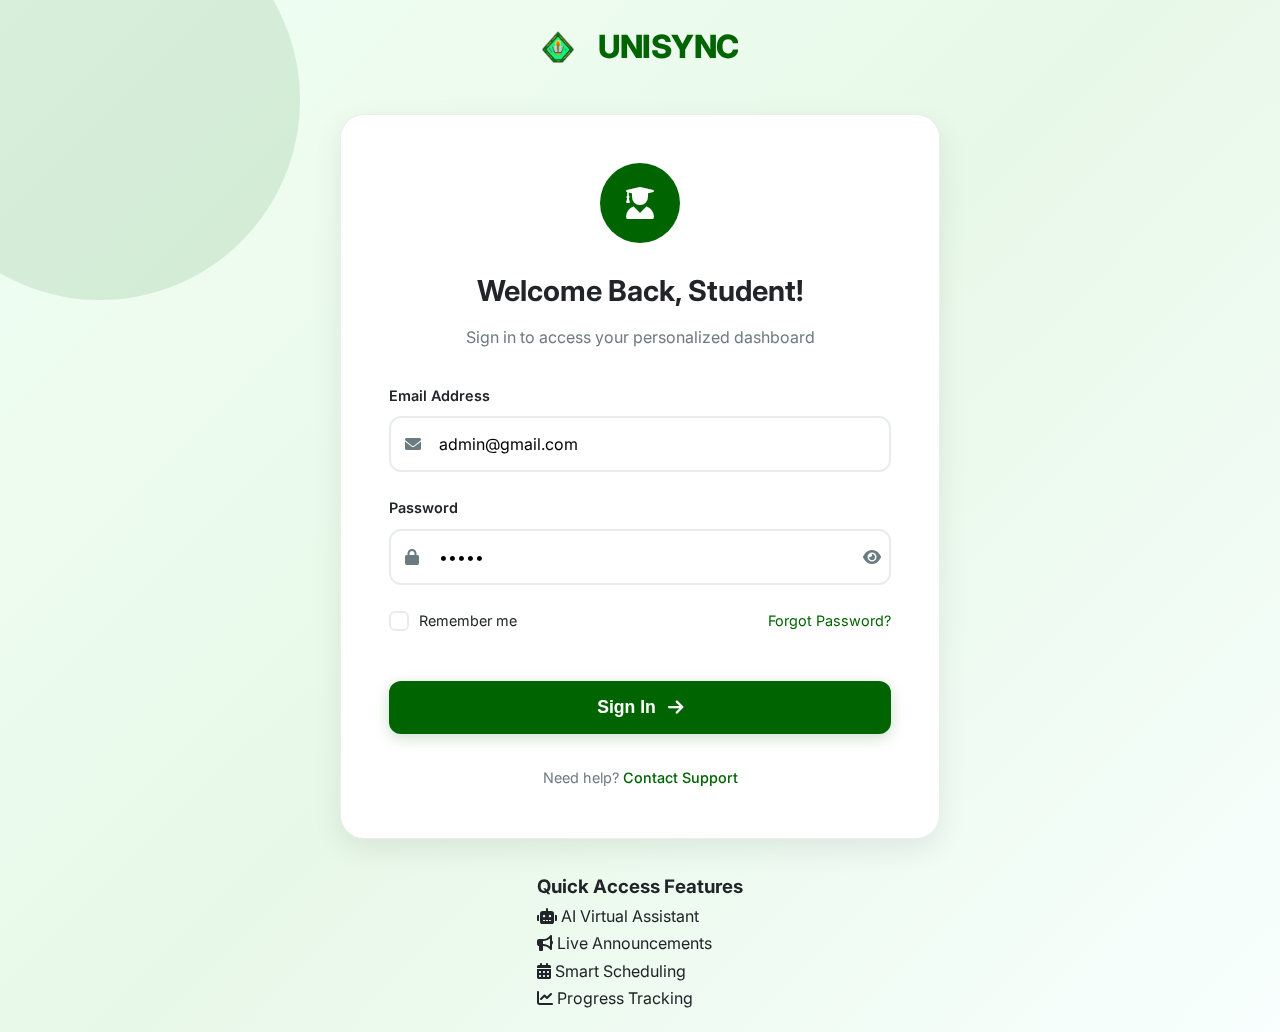
<file: student/login.html>
<!DOCTYPE html>
<html lang="en">
<head>
    <meta charset="UTF-8">
    <meta name="viewport" content="width=device-width, initial-scale=1.0">
    <title>Student Login - UNISYNC</title>
    <link rel="icon" href="../assets/landing/img/logo.png" type="image/png">
    <link rel="stylesheet" href="../assets/landing/css/styles.css">
    <link rel="stylesheet" href="css/login.css">
    <link href="https://cdnjs.cloudflare.com/ajax/libs/font-awesome/6.0.0/css/all.min.css" rel="stylesheet">
    <link href="https://fonts.googleapis.com/css2?family=Inter:wght@300;400;500;600;700&display=swap" rel="stylesheet">
</head>
<body class="login-body">
    <!-- Animated Background -->
    <div class="bg-decoration"></div>
    
    <div class="login-container">
        <!-- Header -->
        <header class="login-header">
            <div class="logo" onclick="window.location.href='../index.html'" style="cursor: pointer;">
                <img src="../assets/landing/img/logo.png" alt="CvSU Imus Logo" style="width: 32px; height: 32px; margin-right: 12px;" onerror="this.style.display='none'; this.nextElementSibling.style.display='inline'">
                <i class="fas fa-university" style="display: none;"></i>
                <div class="logo-text">
                    <h1>UNISYNC</h1> 
                </div>
            </div>
        </header>

        <!-- Login Form -->
        <div class="login-form-container">
            <div class="login-form-card">
                <div class="form-header">
                    <div class="icon-container">
                        <i class="fas fa-user-graduate"></i>
                    </div>
                    <h2>Welcome Back, Student!</h2>
                    <p>Sign in to access your personalized dashboard</p>
                </div>

                <form class="login-form" onsubmit="handleLogin(event)">                    <div class="form-group">
                        <label for="email">Email Address</label>
                        <div class="input-container">
                            <i class="fas fa-envelope"></i>
                            <input type="email" id="email" name="email" value="admin@gmail.com" placeholder="Enter your email address" required>
                        </div>
                    </div>

                    <div class="form-group">
                        <label for="password">Password</label>
                        <div class="input-container">
                            <i class="fas fa-lock"></i>
                            <input type="password" id="password" name="password" value="admin" placeholder="Enter your password" required>
                            <button type="button" class="toggle-password" onclick="togglePassword()">
                                <i class="fas fa-eye" id="toggleIcon"></i>
                            </button>
                        </div>
                    </div>

                    <div class="form-options">
                        <label class="checkbox-container">
                            <input type="checkbox" name="remember">
                            <span class="checkmark"></span>
                            Remember me
                        </label>
                        <a href="#" class="forgot-password">Forgot Password?</a>
                    </div>

                    <button type="submit" class="login-btn">
                        <span>Sign In</span>
                        <i class="fas fa-arrow-right"></i>
                    </button>
                </form>

                <div class="login-footer">
                    <p>Need help? <a href="../index.html#contact">Contact Support</a></p>
                </div>
            </div>

            <!-- Quick Access -->
            <div class="quick-access">
                <h3>Quick Access Features</h3>
                <div class="features-list">
                    <div class="feature-item">
                        <i class="fas fa-robot"></i>
                        <span>AI Virtual Assistant</span>
                    </div>
                    <div class="feature-item">
                        <i class="fas fa-bullhorn"></i>
                        <span>Live Announcements</span>
                    </div>
                    <div class="feature-item">
                        <i class="fas fa-calendar-alt"></i>
                        <span>Smart Scheduling</span>
                    </div>
                    <div class="feature-item">
                        <i class="fas fa-chart-line"></i>
                        <span>Progress Tracking</span>
                    </div>
                </div>
            </div>
        </div>
    </div>

    <script>        function handleLogin(event) {
            event.preventDefault();
            
            const email = document.getElementById('email').value;
            const password = document.getElementById('password').value;
            const button = event.target.querySelector('.login-btn');
            
            // Validate credentials - must be exact match
            if (email !== 'admin@gmail.com' || password !== 'admin') {
                alert('Invalid credentials.');
                return;
            }
            
            // Add loading animation
            button.innerHTML = '<i class="fas fa-spinner fa-spin"></i> Signing In...';
            
            // Simulate login process
            setTimeout(() => {
                window.location.href = 'dashboard.html';
            }, 1500);
        }

        function togglePassword() {
            const passwordInput = document.getElementById('password');
            const toggleIcon = document.getElementById('toggleIcon');
            
            if (passwordInput.type === 'password') {
                passwordInput.type = 'text';
                toggleIcon.className = 'fas fa-eye-slash';
            } else {
                passwordInput.type = 'password';
                toggleIcon.className = 'fas fa-eye';
            }
        }

        // Add animation on load
        document.addEventListener('DOMContentLoaded', function() {
            document.body.classList.add('loaded');
        });
    </script>
</body>
</html>
</file>
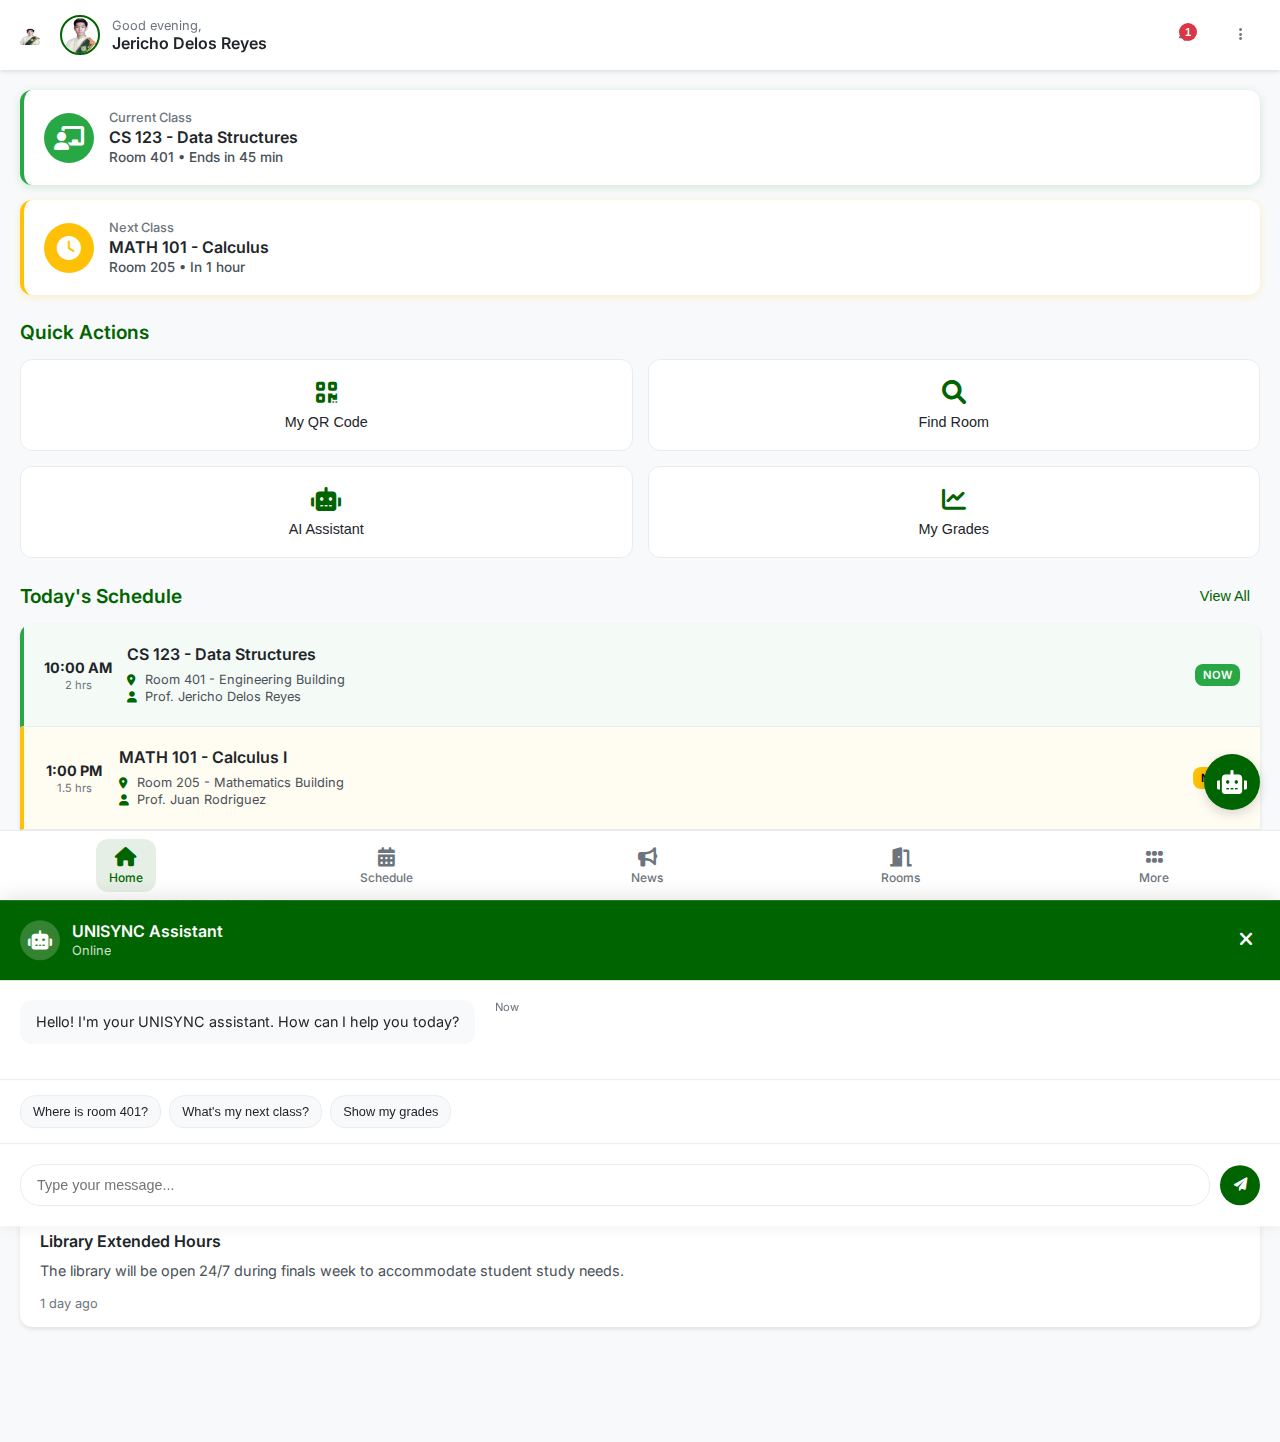
<file: student/mobile.html>
<!DOCTYPE html>
<html lang="en">
<head>
    <meta charset="UTF-8">
    <meta name="viewport" content="width=device-width, initial-scale=1.0, user-scalable=no">
    <title>UNISYNC Student Mobile - CvSU Imus</title>
    <link rel="icon" href="../assets/landing/img/logo.png" type="image/png">
    <link href="https://cdnjs.cloudflare.com/ajax/libs/font-awesome/6.0.0/css/all.min.css" rel="stylesheet">
    <link href="https://fonts.googleapis.com/css2?family=Inter:wght@300;400;500;600;700&display=swap" rel="stylesheet">
    <link rel="stylesheet" href="css/mobile.css">
</head>
<body>
    <!-- Mobile Header -->    <header class="mobile-header">
        <div class="header-content">            <div class="user-section">
                <img src="../assets/landing/img/aCvSUAlumni.png" alt="CvSU Imus Logo" style="width: 20px; height: 20px; margin-right: 8px; cursor: pointer;" onerror="this.style.display='none'" onclick="window.location.href='../index.html'">
                <img src="../assets/landing/img/aCvSUAlumni.png" alt="Profile" class="header-avatar">
                <div class="user-info">
                    <span class="greeting">Good morning,</span>
                    <span class="user-name">Jericho Delos Reyes</span>
                </div>
            </div>
            <div class="header-actions">
                <button class="notification-btn" onclick="toggleNotifications()">
                    <i class="fas fa-bell"></i>
                    <span class="notification-badge">3</span>
                </button>
                <button class="menu-btn" onclick="toggleUserMenu()">
                    <i class="fas fa-ellipsis-v"></i>
                </button>
            </div>
        </div>
    </header>

    <!-- Tab Navigation -->
    <nav class="bottom-nav">
        <a href="#dashboard" class="nav-item active" onclick="showTab('dashboard')">
            <i class="fas fa-home"></i>
            <span>Home</span>
        </a>
        <a href="#schedule" class="nav-item" onclick="showTab('schedule')">
            <i class="fas fa-calendar-alt"></i>
            <span>Schedule</span>
        </a>
        <a href="#announcements" class="nav-item" onclick="showTab('announcements')">
            <i class="fas fa-bullhorn"></i>
            <span>News</span>
        </a>
        <a href="#rooms" class="nav-item" onclick="showTab('rooms')">
            <i class="fas fa-door-open"></i>
            <span>Rooms</span>
        </a>
        <a href="#more" class="nav-item" onclick="showTab('more')">
            <i class="fas fa-grip-horizontal"></i>
            <span>More</span>
        </a>
    </nav>

    <!-- Main Content -->
    <main class="main-content">
        <!-- Dashboard Tab -->
        <div id="dashboard" class="tab-content active">
            <!-- Status Cards -->
            <div class="status-cards">
                <div class="status-card current-class">
                    <div class="card-icon">
                        <i class="fas fa-chalkboard-teacher"></i>
                    </div>
                    <div class="card-info">
                        <span class="card-label">Current Class</span>
                        <span class="card-value">CS 123 - Data Structures</span>
                        <span class="card-detail">Room 401 • Ends in 45 min</span>
                    </div>
                </div>
                
                <div class="status-card next-class">
                    <div class="card-icon">
                        <i class="fas fa-clock"></i>
                    </div>
                    <div class="card-info">
                        <span class="card-label">Next Class</span>
                        <span class="card-value">MATH 101 - Calculus</span>
                        <span class="card-detail">Room 205 • In 1 hour</span>
                    </div>
                </div>
            </div>

            <!-- Quick Actions -->
            <div class="quick-actions">
                <div class="section-header">
                    <h3>Quick Actions</h3>
                </div>
                <div class="actions-grid">
                    <button class="action-btn" onclick="showQRCode()">
                        <i class="fas fa-qrcode"></i>
                        <span>My QR Code</span>
                    </button>
                    <button class="action-btn" onclick="showTab('rooms')">
                        <i class="fas fa-search"></i>
                        <span>Find Room</span>
                    </button>
                    <button class="action-btn" onclick="toggleChatbot()">
                        <i class="fas fa-robot"></i>
                        <span>AI Assistant</span>
                    </button>
                    <button class="action-btn" onclick="showGrades()">
                        <i class="fas fa-chart-line"></i>
                        <span>My Grades</span>
                    </button>
                </div>
            </div>

            <!-- Today's Schedule Preview -->
            <div class="schedule-preview">
                <div class="section-header">
                    <h3>Today's Schedule</h3>
                    <button class="view-more-btn" onclick="showTab('schedule')">View All</button>
                </div>
                <div class="schedule-list">
                    <div class="schedule-item current">
                        <div class="time-slot">
                            <span class="time">10:00 AM</span>
                            <span class="duration">2 hrs</span>
                        </div>                        <div class="class-details">
                            <h4>CS 123 - Data Structures</h4>
                            <p><i class="fas fa-map-marker-alt"></i> Room 401 - Engineering Building</p>
                            <p><i class="fas fa-user"></i> Prof. Jericho Delos Reyes</p>
                        </div>
                        <div class="status-indicator current">Now</div>
                    </div>
                    
                    <div class="schedule-item upcoming">
                        <div class="time-slot">
                            <span class="time">1:00 PM</span>
                            <span class="duration">1.5 hrs</span>
                        </div>
                        <div class="class-details">
                            <h4>MATH 101 - Calculus I</h4>
                            <p><i class="fas fa-map-marker-alt"></i> Room 205 - Mathematics Building</p>
                            <p><i class="fas fa-user"></i> Prof. Juan Rodriguez</p>
                        </div>
                        <div class="status-indicator upcoming">Next</div>
                    </div>
                    
                    <div class="schedule-item">
                        <div class="time-slot">
                            <span class="time">3:30 PM</span>
                            <span class="duration">2 hrs</span>
                        </div>                        <div class="class-details">
                            <h4>ENG 101 - Technical Writing</h4>
                            <p><i class="fas fa-map-marker-alt"></i> Room 102 - Liberal Arts Building</p>
                            <p><i class="fas fa-user"></i> Prof. Jericho Delos Reyes</p>
                        </div>
                    </div>
                </div>
            </div>

            <!-- Recent Announcements -->
            <div class="announcements-preview">
                <div class="section-header">
                    <h3>Latest News</h3>
                    <button class="view-more-btn" onclick="showTab('announcements')">View All</button>
                </div>
                <div class="announcement-cards">
                    <div class="announcement-card priority">
                        <div class="card-header">
                            <div class="announcement-icon">
                                <i class="fas fa-exclamation-triangle"></i>
                            </div>
                            <span class="priority-badge">Important</span>
                        </div>
                        <div class="card-content">
                            <h4>Final Exam Schedule Released</h4>
                            <p>The final examination schedule for the current semester has been posted. Please check your individual schedules.</p>
                            <span class="timestamp">2 hours ago</span>
                        </div>
                    </div>
                    
                    <div class="announcement-card">
                        <div class="card-header">
                            <div class="announcement-icon">
                                <i class="fas fa-calendar"></i>
                            </div>
                            <span class="category-badge">Academic</span>
                        </div>
                        <div class="card-content">
                            <h4>Library Extended Hours</h4>
                            <p>The library will be open 24/7 during finals week to accommodate student study needs.</p>
                            <span class="timestamp">1 day ago</span>
                        </div>
                    </div>
                </div>
            </div>
        </div>

        <!-- Schedule Tab -->
        <div id="schedule" class="tab-content">
            <div class="schedule-header">
                <h2>Class Schedule</h2>
                <div class="week-navigator">
                    <button class="nav-btn" onclick="previousWeek()">
                        <i class="fas fa-chevron-left"></i>
                    </button>
                    <span class="current-week">March 18 - 24, 2024</span>
                    <button class="nav-btn" onclick="nextWeek()">
                        <i class="fas fa-chevron-right"></i>
                    </button>
                </div>
            </div>
            
            <div class="day-selector">
                <button class="day-btn" onclick="showDay('monday')">Mon</button>
                <button class="day-btn active" onclick="showDay('tuesday')">Tue</button>
                <button class="day-btn" onclick="showDay('wednesday')">Wed</button>
                <button class="day-btn" onclick="showDay('thursday')">Thu</button>
                <button class="day-btn" onclick="showDay('friday')">Fri</button>
                <button class="day-btn" onclick="showDay('saturday')">Sat</button>
            </div>
            
            <div class="day-schedule active" id="tuesday-schedule">
                <div class="schedule-timeline">
                    <div class="time-block">
                        <div class="time-label">8:00 AM</div>
                        <div class="class-block free">
                            <span class="free-time">Free Time</span>
                        </div>
                    </div>
                    
                    <div class="time-block">
                        <div class="time-label">10:00 AM</div>
                        <div class="class-block current">                            <div class="class-info">
                                <h4>CS 123 - Data Structures</h4>
                                <p><i class="fas fa-map-marker-alt"></i> Room 401</p>
                                <p><i class="fas fa-user"></i> Prof. Jericho Delos Reyes</p>
                                <p><i class="fas fa-clock"></i> 2 hours</p>
                            </div>
                            <div class="class-status">Current</div>
                        </div>
                    </div>
                    
                    <div class="time-block">
                        <div class="time-label">12:00 PM</div>
                        <div class="class-block break">
                            <span class="break-time">Lunch Break</span>
                        </div>
                    </div>
                    
                    <div class="time-block">
                        <div class="time-label">1:00 PM</div>
                        <div class="class-block upcoming">
                            <div class="class-info">
                                <h4>MATH 101 - Calculus I</h4>
                                <p><i class="fas fa-map-marker-alt"></i> Room 205</p>
                                <p><i class="fas fa-user"></i> Prof. Juan Rodriguez</p>
                                <p><i class="fas fa-clock"></i> 1.5 hours</p>
                            </div>
                            <div class="class-status">Next</div>
                        </div>
                    </div>
                    
                    <div class="time-block">
                        <div class="time-label">3:30 PM</div>
                        <div class="class-block">                            <div class="class-info">
                                <h4>ENG 101 - Technical Writing</h4>
                                <p><i class="fas fa-map-marker-alt"></i> Room 102</p>
                                <p><i class="fas fa-user"></i> Prof. Jericho Delos Reyes</p>
                                <p><i class="fas fa-clock"></i> 2 hours</p>
                            </div>
                        </div>
                    </div>
                </div>
            </div>
        </div>

        <!-- Announcements Tab -->
        <div id="announcements" class="tab-content">
            <div class="announcements-header">
                <h2>Announcements</h2>
                <div class="filter-pills">
                    <button class="filter-pill active" onclick="filterAnnouncements('all')">All</button>
                    <button class="filter-pill" onclick="filterAnnouncements('important')">Important</button>
                    <button class="filter-pill" onclick="filterAnnouncements('academic')">Academic</button>
                    <button class="filter-pill" onclick="filterAnnouncements('general')">General</button>
                </div>
            </div>
            
            <div class="announcements-list">
                <div class="announcement-item priority">
                    <div class="announcement-header">
                        <div class="announcement-meta">
                            <div class="priority-indicator">
                                <i class="fas fa-exclamation-circle"></i>
                            </div>
                            <div class="announcement-info">
                                <span class="category">Important</span>
                                <span class="timestamp">2 hours ago</span>
                            </div>
                        </div>
                        <button class="bookmark-btn" onclick="toggleBookmark(this)">
                            <i class="far fa-bookmark"></i>
                        </button>
                    </div>
                    <div class="announcement-content">
                        <h3>Final Exam Schedule Released</h3>
                        <p>The final examination schedule for the current semester has been posted. Students are advised to check their individual schedules and prepare accordingly.</p>
                        <div class="announcement-footer">
                            <span class="source"><i class="fas fa-user-tie"></i> Academic Affairs Office</span>
                            <button class="read-more-btn" onclick="expandAnnouncement(this)">Read More</button>
                        </div>
                    </div>
                </div>
                
                <div class="announcement-item">
                    <div class="announcement-header">
                        <div class="announcement-meta">
                            <div class="category-indicator academic">
                                <i class="fas fa-graduation-cap"></i>
                            </div>
                            <div class="announcement-info">
                                <span class="category">Academic</span>
                                <span class="timestamp">1 day ago</span>
                            </div>
                        </div>
                        <button class="bookmark-btn" onclick="toggleBookmark(this)">
                            <i class="far fa-bookmark"></i>
                        </button>
                    </div>
                    <div class="announcement-content">
                        <h3>Library Extended Hours During Finals</h3>
                        <p>The university library will extend its operating hours to 24/7 during the final examination period to accommodate student study needs.</p>
                        <div class="announcement-footer">
                            <span class="source"><i class="fas fa-book"></i> Library Services</span>
                        </div>
                    </div>
                </div>
                
                <div class="announcement-item">
                    <div class="announcement-header">
                        <div class="announcement-meta">
                            <div class="category-indicator general">
                                <i class="fas fa-info-circle"></i>
                            </div>
                            <div class="announcement-info">
                                <span class="category">General</span>
                                <span class="timestamp">2 days ago</span>
                            </div>
                        </div>
                        <button class="bookmark-btn bookmarked" onclick="toggleBookmark(this)">
                            <i class="fas fa-bookmark"></i>
                        </button>
                    </div>
                    <div class="announcement-content">
                        <h3>Campus Wi-Fi Maintenance</h3>
                        <p>Scheduled maintenance of the campus Wi-Fi network will occur this weekend from 2:00 AM to 6:00 AM.</p>
                        <div class="announcement-footer">
                            <span class="source"><i class="fas fa-wifi"></i> IT Services</span>
                        </div>
                    </div>
                </div>
            </div>
        </div>

        <!-- Rooms Tab -->
        <div id="rooms" class="tab-content">
            <div class="rooms-header">
                <h2>Room Finder</h2>
                <div class="search-container">
                    <div class="search-input">
                        <i class="fas fa-search"></i>
                        <input type="text" placeholder="Search rooms, buildings..." id="room-search">
                    </div>
                </div>
            </div>
            
            <div class="building-filter">
                <button class="building-btn active" onclick="filterBuilding('all')">All</button>
                <button class="building-btn" onclick="filterBuilding('engineering')">Engineering</button>
                <button class="building-btn" onclick="filterBuilding('science')">Science</button>
                <button class="building-btn" onclick="filterBuilding('liberal-arts')">Liberal Arts</button>
                <button class="building-btn" onclick="filterBuilding('admin')">Admin</button>
            </div>
            
            <div class="rooms-list">
                <div class="room-card available">
                    <div class="room-header">
                        <div class="room-info">
                            <h3>Room 401</h3>
                            <p>Engineering Building</p>
                        </div>
                        <div class="room-status available">
                            <i class="fas fa-circle"></i>
                            <span>Available</span>
                        </div>
                    </div>
                    <div class="room-details">
                        <div class="room-features">
                            <span class="feature"><i class="fas fa-users"></i> 40 seats</span>
                            <span class="feature"><i class="fas fa-tv"></i> Projector</span>
                            <span class="feature"><i class="fas fa-wifi"></i> Wi-Fi</span>
                        </div>
                        <div class="room-schedule">
                            <p class="next-class">Next: MATH 201 at 2:00 PM</p>
                        </div>
                    </div>
                    <div class="room-actions">
                        <button class="action-btn primary" onclick="getDirections('401')">
                            <i class="fas fa-route"></i> Directions
                        </button>
                        <button class="action-btn secondary" onclick="viewRoomSchedule('401')">
                            <i class="fas fa-calendar"></i> Schedule
                        </button>
                    </div>
                </div>
                
                <div class="room-card occupied">
                    <div class="room-header">
                        <div class="room-info">
                            <h3>Room 205</h3>
                            <p>Mathematics Building</p>
                        </div>
                        <div class="room-status occupied">
                            <i class="fas fa-circle"></i>
                            <span>Occupied</span>
                        </div>
                    </div>
                    <div class="room-details">
                        <div class="room-features">
                            <span class="feature"><i class="fas fa-users"></i> 35 seats</span>
                            <span class="feature"><i class="fas fa-chalkboard"></i> Whiteboard</span>
                            <span class="feature"><i class="fas fa-snowflake"></i> AC</span>
                        </div>
                        <div class="room-schedule">
                            <p class="current-class">Current: CS 101 (ends at 2:30 PM)</p>
                        </div>
                    </div>
                    <div class="room-actions">
                        <button class="action-btn secondary" onclick="getDirections('205')">
                            <i class="fas fa-route"></i> Directions
                        </button>
                        <button class="action-btn secondary" onclick="viewRoomSchedule('205')">
                            <i class="fas fa-calendar"></i> Schedule
                        </button>
                    </div>
                </div>
                
                <div class="room-card maintenance">
                    <div class="room-header">
                        <div class="room-info">
                            <h3>Room 301</h3>
                            <p>Science Building</p>
                        </div>
                        <div class="room-status maintenance">
                            <i class="fas fa-tools"></i>
                            <span>Maintenance</span>
                        </div>
                    </div>
                    <div class="room-details">
                        <div class="room-features">
                            <span class="feature"><i class="fas fa-users"></i> 30 seats</span>
                            <span class="feature"><i class="fas fa-flask"></i> Lab Equipment</span>
                            <span class="feature"><i class="fas fa-shower"></i> Eye Wash</span>
                        </div>
                        <div class="room-schedule">
                            <p class="maintenance-info">Maintenance until 3:00 PM</p>
                        </div>
                    </div>
                </div>
            </div>
        </div>

        <!-- More Tab -->
        <div id="more" class="tab-content">
            <div class="more-header">
                <h2>More Options</h2>
            </div>
            
            <div class="menu-sections">
                <div class="menu-section">
                    <h3>Academic</h3>
                    <div class="menu-items">
                        <a href="#" class="menu-item">
                            <div class="item-icon">
                                <i class="fas fa-chart-line"></i>
                            </div>
                            <div class="item-info">
                                <span class="item-title">My Grades</span>
                                <span class="item-subtitle">View academic performance</span>
                            </div>
                            <i class="fas fa-chevron-right"></i>
                        </a>
                        
                        <a href="#" class="menu-item">
                            <div class="item-icon">
                                <i class="fas fa-book"></i>
                            </div>
                            <div class="item-info">
                                <span class="item-title">Subjects</span>
                                <span class="item-subtitle">Enrolled courses</span>
                            </div>
                            <i class="fas fa-chevron-right"></i>
                        </a>
                        
                        <a href="#" class="menu-item">
                            <div class="item-icon">
                                <i class="fas fa-file-alt"></i>
                            </div>
                            <div class="item-info">
                                <span class="item-title">Transcript</span>
                                <span class="item-subtitle">Academic records</span>
                            </div>
                            <i class="fas fa-chevron-right"></i>
                        </a>
                    </div>
                </div>
                
                <div class="menu-section">
                    <h3>Services</h3>
                    <div class="menu-items">
                        <a href="#" class="menu-item">
                            <div class="item-icon">
                                <i class="fas fa-credit-card"></i>
                            </div>
                            <div class="item-info">
                                <span class="item-title">Payment</span>
                                <span class="item-subtitle">Tuition and fees</span>
                            </div>
                            <i class="fas fa-chevron-right"></i>
                        </a>
                        
                        <a href="#" class="menu-item">
                            <div class="item-icon">
                                <i class="fas fa-id-card"></i>
                            </div>
                            <div class="item-info">
                                <span class="item-title">Student ID</span>
                                <span class="item-subtitle">Digital ID card</span>
                            </div>
                            <i class="fas fa-chevron-right"></i>
                        </a>
                        
                        <a href="#" class="menu-item">
                            <div class="item-icon">
                                <i class="fas fa-question-circle"></i>
                            </div>
                            <div class="item-info">
                                <span class="item-title">Help & Support</span>
                                <span class="item-subtitle">Get assistance</span>
                            </div>
                            <i class="fas fa-chevron-right"></i>
                        </a>
                    </div>
                </div>
                
                <div class="menu-section">
                    <h3>Settings</h3>
                    <div class="menu-items">
                        <a href="#" class="menu-item">
                            <div class="item-icon">
                                <i class="fas fa-user"></i>
                            </div>
                            <div class="item-info">
                                <span class="item-title">Profile</span>
                                <span class="item-subtitle">Personal information</span>
                            </div>
                            <i class="fas fa-chevron-right"></i>
                        </a>
                        
                        <a href="#" class="menu-item">
                            <div class="item-icon">
                                <i class="fas fa-bell"></i>
                            </div>
                            <div class="item-info">
                                <span class="item-title">Notifications</span>
                                <span class="item-subtitle">Manage alerts</span>
                            </div>
                            <i class="fas fa-chevron-right"></i>
                        </a>
                        
                        <a href="#" class="menu-item">
                            <div class="item-icon">
                                <i class="fas fa-moon"></i>
                            </div>
                            <div class="item-info">
                                <span class="item-title">Dark Mode</span>
                                <span class="item-subtitle">Toggle theme</span>
                            </div>
                            <div class="toggle-switch">
                                <input type="checkbox" id="dark-mode-toggle">
                                <label for="dark-mode-toggle"></label>
                            </div>
                        </a>
                        
                        <a href="#" class="menu-item logout">
                            <div class="item-icon">
                                <i class="fas fa-sign-out-alt"></i>
                            </div>
                            <div class="item-info">
                                <span class="item-title">Logout</span>
                                <span class="item-subtitle">Sign out of account</span>
                            </div>
                            <i class="fas fa-chevron-right"></i>
                        </a>
                    </div>
                </div>
            </div>
        </div>
    </main>

    <!-- Floating Action Button for AI Assistant -->
    <button class="fab-chatbot" onclick="toggleChatbot()">
        <i class="fas fa-robot"></i>
    </button>

    <!-- Mobile Chatbot -->
    <div class="mobile-chatbot" id="mobile-chatbot">
        <div class="chatbot-header">
            <div class="chatbot-info">
                <div class="chatbot-avatar">
                    <i class="fas fa-robot"></i>
                </div>
                <div class="chatbot-details">
                    <span class="chatbot-name">UNISYNC Assistant</span>
                    <span class="chatbot-status">Online</span>
                </div>
            </div>
            <button class="close-chatbot" onclick="toggleChatbot()">
                <i class="fas fa-times"></i>
            </button>
        </div>
        
        <div class="chatbot-messages" id="chatbot-messages">
            <div class="message bot-message">
                <div class="message-content">
                    <p>Hello! I'm your UNISYNC assistant. How can I help you today?</p>
                </div>
                <span class="message-time">Now</span>
            </div>
        </div>
        
        <div class="quick-suggestions">
            <button class="suggestion-btn" onclick="sendQuickMessage('Where is room 401?')">Where is room 401?</button>
            <button class="suggestion-btn" onclick="sendQuickMessage('What\'s my next class?')">What's my next class?</button>
            <button class="suggestion-btn" onclick="sendQuickMessage('Show my grades')">Show my grades</button>
        </div>
        
        <div class="chatbot-input">
            <input type="text" placeholder="Type your message..." id="chat-input">
            <button class="send-btn" onclick="sendMessage()">
                <i class="fas fa-paper-plane"></i>
            </button>
        </div>
    </div>

    <!-- Notification Panel -->
    <div class="notification-panel" id="notification-panel">
        <div class="panel-header">
            <h3>Notifications</h3>
            <button class="close-panel" onclick="toggleNotifications()">
                <i class="fas fa-times"></i>
            </button>
        </div>
        <div class="notifications-list">
            <div class="notification-item unread">
                <div class="notification-icon priority">
                    <i class="fas fa-exclamation-circle"></i>
                </div>
                <div class="notification-content">
                    <h4>Final Exam Schedule</h4>
                    <p>Your final exam schedule has been updated</p>
                    <span class="notification-time">2 hours ago</span>
                </div>
                <button class="dismiss-btn" onclick="dismissNotification(this)">
                    <i class="fas fa-times"></i>
                </button>
            </div>
            
            <div class="notification-item">
                <div class="notification-icon">
                    <i class="fas fa-clock"></i>
                </div>
                <div class="notification-content">
                    <h4>Class Reminder</h4>
                    <p>MATH 101 starts in 30 minutes</p>
                    <span class="notification-time">1 hour ago</span>
                </div>
                <button class="dismiss-btn" onclick="dismissNotification(this)">
                    <i class="fas fa-times"></i>
                </button>
            </div>
            
            <div class="notification-item">
                <div class="notification-icon">
                    <i class="fas fa-info-circle"></i>
                </div>
                <div class="notification-content">
                    <h4>Library Hours Extended</h4>
                    <p>Library will be open 24/7 during finals week</p>
                    <span class="notification-time">1 day ago</span>
                </div>
                <button class="dismiss-btn" onclick="dismissNotification(this)">
                    <i class="fas fa-times"></i>
                </button>
            </div>
        </div>
    </div>

    <!-- QR Code Modal -->
    <div class="modal" id="qr-modal">
        <div class="modal-content">
            <div class="modal-header">
                <h3>My Student QR Code</h3>
                <button class="close-modal" onclick="closeModal('qr-modal')">
                    <i class="fas fa-times"></i>
                </button>
            </div>
            <div class="modal-body">
                <div class="qr-container">
                    <div class="qr-code">
                        <!-- This would be a real QR code in production -->
                        <div class="qr-placeholder">
                            <i class="fas fa-qrcode"></i>
                        </div>
                    </div>
                    <div class="student-info">
                        <h4>Jericho Delos Reyes</h4>
                        <p>Student ID: 2021-00001</p>
                        <p>Computer Science</p>
                    </div>
                </div>
                <p class="qr-description">Use this QR code for attendance, library access, and campus services.</p>
            </div>
        </div>
    </div>

    <script src="javascript/mobile.js"></script>
</body>
</html>
</file>
<file: assets/landing/css/styles.css>
/* UNISYNC Landing Page - Modern & Enthusiastic Design */
:root {
    --cvsu-green: #006400;
    --cvsu-light-green: #228B22;
    --cvsu-accent: #32CD32;
    --white: #FFFFFF;
    --light-gray: #F8F9FA;
    --medium-gray: #E9ECEF;
    --dark-gray: #6C757D;
    --text-dark: #212529;
    --text-light: #6C7B7F;
    --shadow: 0 4px 20px rgba(0, 100, 0, 0.1);
    --shadow-hover: 0 8px 40px rgba(0, 100, 0, 0.2);
    --shadow-card: 0 10px 30px rgba(0, 0, 0, 0.08);
    --border-radius: 16px;
    --border-radius-lg: 24px;
    --transition: all 0.4s cubic-bezier(0.4, 0, 0.2, 1);
    --gradient-primary: linear-gradient(135deg, var(--cvsu-green) 0%, var(--cvsu-light-green) 50%, var(--cvsu-accent) 100%);
    --gradient-bg: linear-gradient(135deg, #f0fff4 0%, #e8f8e8 50%, #f8fffe 100%);
    --gradient-hero: linear-gradient(135deg, rgba(0, 100, 0, 0.02) 0%, rgba(34, 139, 34, 0.05) 100%);
}

* {
    margin: 0;
    padding: 0;
    box-sizing: border-box;
}

body {
    font-family: 'Inter', -apple-system, BlinkMacSystemFont, 'Segoe UI', Roboto, sans-serif;
    line-height: 1.7;
    color: var(--text-dark);
    background: var(--gradient-bg);
    overflow-x: hidden;
}

.container {
    max-width: 1200px;
    margin: 0 auto;
    padding: 0 24px;
}

/* Animated Background Elements */
.bg-decoration {
    position: fixed;
    top: 0;
    left: 0;
    width: 100%;
    height: 100%;
    pointer-events: none;
    z-index: -1;
    overflow: hidden;
}

.bg-decoration::before,
.bg-decoration::after {
    content: '';
    position: absolute;
    border-radius: 50%;
    background: var(--gradient-primary);
    opacity: 0.03;
    animation: float 20s ease-in-out infinite;
}

.bg-decoration::before {
    width: 600px;
    height: 600px;
    top: -200px;
    right: -200px;
    animation-delay: 0s;
}

.bg-decoration::after {
    width: 400px;
    height: 400px;
    bottom: -150px;
    left: -150px;
    animation-delay: 10s;
}

@keyframes float {
    0%, 100% { transform: translateY(0px) rotate(0deg); }
    50% { transform: translateY(-20px) rotate(180deg); }
}

/* Landing Page Container */
.landing-container {
    min-height: 100vh;
    display: flex;
    flex-direction: column;
    position: relative;
}

/* Modern Header */
.header {
    background: rgba(255, 255, 255, 0.95);
    backdrop-filter: blur(20px);
    box-shadow: 0 8px 32px rgba(0, 100, 0, 0.1);
    padding: 1.5rem 0;
    position: sticky;
    top: 0;
    z-index: 1000;
    border-bottom: 1px solid rgba(0, 100, 0, 0.1);
}

.header .container {
    display: flex;
    justify-content: space-between;
    align-items: center;
}

.logo {
    display: flex;
    align-items: center;
    gap: 16px;
    animation: slideInLeft 0.8s ease-out;
}

.logo-icon {
    width: 56px;
    height: 56px;
    background: var(--gradient-primary);
    border-radius: var(--border-radius);
    display: flex;
    align-items: center;
    justify-content: center;
    box-shadow: var(--shadow);
    animation: pulse 2s ease-in-out infinite;
}

.logo-icon img {
    width: 36px;
    height: 36px;
    filter: brightness(0) invert(1);
}

.logo-text h1 {
    background: var(--gradient-primary);
    -webkit-background-clip: text;
    -webkit-text-fill-color: transparent;
    background-clip: text;
    font-size: 2rem;
    font-weight: 800;
    margin: 0;
    letter-spacing: -0.02em;
}

.logo-text p {
    color: var(--text-light);
    font-size: 0.9rem;
    font-weight: 500;
    margin: 0;
    letter-spacing: 0.02em;
}

@keyframes pulse {
    0%, 100% { transform: scale(1); }
    50% { transform: scale(1.05); }
}

.nav {
    display: flex;
    gap: 40px;
    animation: slideInRight 0.8s ease-out;
}

.nav a {
    text-decoration: none;
    color: var(--text-dark);
    font-weight: 600;
    font-size: 0.95rem;
    position: relative;
    transition: var(--transition);
    padding: 8px 16px;
    border-radius: var(--border-radius);
}

.nav a::before {
    content: '';
    position: absolute;
    bottom: 0;
    left: 50%;
    width: 0;
    height: 2px;
    background: var(--gradient-primary);
    transition: var(--transition);
    transform: translateX(-50%);
}

.nav a:hover {
    color: var(--cvsu-green);
    background: rgba(0, 100, 0, 0.05);
}

.nav a:hover::before {
    width: 80%;
}

/* Hero Section - More Enthusiastic */
.hero {
    flex: 1;
    display: flex;
    align-items: center;
    padding: 120px 0 100px;
    background: var(--gradient-hero);
    position: relative;
    overflow: hidden;
}

.hero-content {
    text-align: center;
    max-width: 900px;
    margin: 0 auto;
    animation: slideInUp 1s ease-out;
}

.hero-badge {
    display: inline-flex;
    align-items: center;
    gap: 8px;
    background: rgba(0, 100, 0, 0.1);
    color: var(--cvsu-green);
    padding: 8px 20px;
    border-radius: 50px;
    font-size: 0.9rem;
    font-weight: 600;
    margin-bottom: 32px;
    border: 1px solid rgba(0, 100, 0, 0.2);
    animation: fadeInScale 1.2s ease-out 0.3s both;
}

.hero-badge i {
    animation: spin 2s linear infinite;
}

@keyframes spin {
    from { transform: rotate(0deg); }
    to { transform: rotate(360deg); }
}

.hero h1 {
    font-size: 4rem;
    font-weight: 900;
    background: var(--gradient-primary);
    -webkit-background-clip: text;
    -webkit-text-fill-color: transparent;
    background-clip: text;
    margin-bottom: 24px;
    line-height: 1.1;
    letter-spacing: -0.02em;
    animation: fadeInScale 1s ease-out 0.2s both;
}

.hero .subtitle {
    font-size: 1.4rem;
    color: var(--text-light);
    margin-bottom: 16px;
    font-weight: 600;
    animation: fadeInScale 1s ease-out 0.4s both;
}

.hero .description {
    font-size: 1.2rem;
    color: var(--dark-gray);
    margin-bottom: 60px;
    max-width: 700px;
    margin-left: auto;
    margin-right: auto;
    animation: fadeInScale 1s ease-out 0.6s both;
}

@keyframes slideInUp {
    from {
        opacity: 0;
        transform: translateY(60px);
    }
    to {
        opacity: 1;
        transform: translateY(0);
    }
}

@keyframes slideInLeft {
    from {
        opacity: 0;
        transform: translateX(-60px);
    }
    to {
        opacity: 1;
        transform: translateX(0);
    }
}

@keyframes slideInRight {
    from {
        opacity: 0;
        transform: translateX(60px);
    }
    to {
        opacity: 1;
        transform: translateX(0);
    }
}

@keyframes fadeInScale {
    from {
        opacity: 0;
        transform: scale(0.9);
    }
    to {
        opacity: 1;
        transform: scale(1);
    }
}

/* Modern Login Cards */
.login-cards {
    display: grid;
    grid-template-columns: repeat(auto-fit, minmax(320px, 1fr));
    gap: 32px;
    margin-top: 60px;
}

.login-card {
    background: rgba(255, 255, 255, 0.8);
    backdrop-filter: blur(20px);
    padding: 48px 32px;
    border-radius: var(--border-radius-lg);
    box-shadow: var(--shadow-card);
    text-align: center;
    cursor: pointer;
    transition: var(--transition);
    border: 1px solid rgba(255, 255, 255, 0.2);
    position: relative;
    overflow: hidden;
    animation: fadeInScale 0.8s ease-out calc(var(--delay) * 0.1s) both;
}

.login-card:nth-child(1) { --delay: 8; }
.login-card:nth-child(2) { --delay: 10; }
.login-card:nth-child(3) { --delay: 12; }

.login-card::before {
    content: '';
    position: absolute;
    top: 0;
    left: -100%;
    width: 100%;
    height: 100%;
    background: linear-gradient(90deg, transparent, rgba(255, 255, 255, 0.3), transparent);
    transition: var(--transition);
}

.login-card:hover::before {
    left: 100%;
}

.login-card:hover {
    transform: translateY(-8px) scale(1.02);
    box-shadow: var(--shadow-hover);
    border-color: var(--cvsu-green);
    background: rgba(255, 255, 255, 0.95);
}

.card-icon {
    width: 96px;
    height: 96px;
    background: var(--gradient-primary);
    border-radius: 50%;
    display: flex;
    align-items: center;
    justify-content: center;
    margin: 0 auto 24px;
    position: relative;
    box-shadow: var(--shadow);
    transition: var(--transition);
}

.login-card:hover .card-icon {
    transform: scale(1.1) rotate(5deg);
    box-shadow: var(--shadow-hover);
}

.card-icon i {
    font-size: 2.5rem;
    color: var(--white);
}

.login-card h3 {
    color: var(--cvsu-green);
    font-size: 1.75rem;
    font-weight: 700;
    margin-bottom: 16px;
    letter-spacing: -0.01em;
}

.login-card p {
    color: var(--text-light);
    margin-bottom: 32px;
    font-size: 1.1rem;
    line-height: 1.6;
}

.btn-primary {
    background: var(--gradient-primary);
    color: var(--white);
    border: none;
    padding: 16px 32px;
    border-radius: var(--border-radius);
    font-size: 1.1rem;
    font-weight: 600;
    cursor: pointer;
    transition: var(--transition);
    width: 100%;
    position: relative;
    overflow: hidden;
    box-shadow: var(--shadow);
}

.btn-primary::before {
    content: '';
    position: absolute;
    top: 0;
    left: -100%;
    width: 100%;
    height: 100%;
    background: linear-gradient(90deg, transparent, rgba(255, 255, 255, 0.2), transparent);
    transition: var(--transition);
}

.btn-primary:hover {
    transform: translateY(-2px);
    box-shadow: var(--shadow-hover);
}

.btn-primary:hover::before {
    left: 100%;
}

.btn-primary:active {
    transform: translateY(0);
}

/* Features Section */
.features {
    padding: 120px 0;
    background: rgba(255, 255, 255, 0.6);
    backdrop-filter: blur(20px);
    position: relative;
}

.features h2 {
    text-align: center;
    font-size: 3rem;
    background: var(--gradient-primary);
    -webkit-background-clip: text;
    -webkit-text-fill-color: transparent;
    background-clip: text;
    margin-bottom: 24px;
    font-weight: 800;
    letter-spacing: -0.02em;
}

.features .section-subtitle {
    text-align: center;
    font-size: 1.3rem;
    color: var(--text-light);
    margin-bottom: 80px;
    max-width: 600px;
    margin-left: auto;
    margin-right: auto;
}

.features-grid {
    display: grid;
    grid-template-columns: repeat(auto-fit, minmax(320px, 1fr));
    gap: 48px;
}

.feature-card {
    text-align: center;
    padding: 48px 32px;
    background: rgba(255, 255, 255, 0.8);
    backdrop-filter: blur(20px);
    border-radius: var(--border-radius-lg);
    transition: var(--transition);
    border: 1px solid rgba(255, 255, 255, 0.2);
    position: relative;
    overflow: hidden;
}

.feature-card::before {
    content: '';
    position: absolute;
    top: 0;
    left: 0;
    right: 0;
    height: 4px;
    background: var(--gradient-primary);
    transform: scaleX(0);
    transition: var(--transition);
}

.feature-card:hover::before {
    transform: scaleX(1);
}

.feature-card:hover {
    transform: translateY(-8px);
    box-shadow: var(--shadow-hover);
    background: rgba(255, 255, 255, 0.95);
}

.feature-card i {
    font-size: 3.5rem;
    background: var(--gradient-primary);
    -webkit-background-clip: text;
    -webkit-text-fill-color: transparent;
    background-clip: text;
    margin-bottom: 24px;
    display: block;
}

.feature-card h3 {
    color: var(--text-dark);
    font-size: 1.5rem;
    margin-bottom: 16px;
    font-weight: 700;
}

.feature-card p {
    color: var(--text-light);
    font-size: 1.1rem;
    line-height: 1.6;
}

/* Modern Footer */
.footer {
    background: var(--cvsu-green);
    color: var(--white);
    text-align: center;
    padding: 48px 0;
    margin-top: auto;
    position: relative;
    overflow: hidden;
}

.footer::before {
    content: '';
    position: absolute;
    top: 0;
    left: 0;
    right: 0;
    height: 1px;
    background: linear-gradient(90deg, transparent, rgba(255, 255, 255, 0.3), transparent);
}

.footer p {
    font-size: 1.1rem;
    font-weight: 500;
    opacity: 0.9;
}

/* Enhanced Responsive Design */
@media (max-width: 768px) {
    .container {
        padding: 0 20px;
    }

    .header .container {
        flex-direction: column;
        gap: 24px;
    }

    .nav {
        gap: 24px;
    }

    .hero {
        padding: 80px 0 60px;
    }

    .hero h1 {
        font-size: 2.8rem;
    }

    .hero .subtitle {
        font-size: 1.2rem;
    }

    .hero .description {
        font-size: 1.1rem;
    }

    .login-cards {
        grid-template-columns: 1fr;
        gap: 24px;
        margin-top: 40px;
    }

    .login-card {
        padding: 40px 24px;
    }

    .features {
        padding: 80px 0;
    }

    .features h2 {
        font-size: 2.2rem;
    }

    .features-grid {
        grid-template-columns: 1fr;
        gap: 32px;
    }

    .feature-card {
        padding: 40px 24px;
    }
}

@media (max-width: 480px) {
    .hero h1 {
        font-size: 2.2rem;
    }

    .hero .subtitle {
        font-size: 1.1rem;
    }

    .hero .description {
        font-size: 1rem;
    }

    .login-card {
        padding: 32px 20px;
    }

    .card-icon {
        width: 80px;
        height: 80px;
    }

    .card-icon i {
        font-size: 2rem;
    }
}

/* Utility Classes */
.text-center { text-align: center; }
.text-left { text-align: left; }
.text-right { text-align: right; }
.mb-0 { margin-bottom: 0; }
.mb-1 { margin-bottom: 0.5rem; }
.mb-2 { margin-bottom: 1rem; }
.mb-3 { margin-bottom: 1.5rem; }
.mb-4 { margin-bottom: 2rem; }
.mt-0 { margin-top: 0; }
.mt-1 { margin-top: 0.5rem; }
.mt-2 { margin-top: 1rem; }
.mt-3 { margin-top: 1.5rem; }
.mt-4 { margin-top: 2rem; }

/* Loading Animation */
.loading {
    opacity: 0;
    animation: fadeIn 0.6s ease-out forwards;
}

@keyframes fadeIn {
    to { opacity: 1; }
}
</file>
<file: admin/css/login.css>
/* Admin Login Styles */
.login-body {
    min-height: 100vh;
    display: flex;
    align-items: center;
    justify-content: center;
    background: var(--gradient-bg);
    padding: 20px;
    opacity: 0;
    transition: opacity 0.5s ease-in-out;
}

.login-body.loaded {
    opacity: 1;
}

.login-container {
    width: 100%;
    max-width: 1200px;
    position: relative;
}

/* Login Header */
.login-header {
    text-align: center;
    margin-bottom: 40px;
}

.login-header .logo {
    display: inline-flex;
    align-items: center;
    justify-content: center;
    gap: 12px;
    transition: transform 0.3s ease;
}

.login-header .logo:hover {
    transform: scale(1.05);
}

.logo-text h1 {
    font-size: 2rem;
    font-weight: 800;
    background: var(--gradient-primary);
    -webkit-background-clip: text;
    -webkit-text-fill-color: transparent;
    background-clip: text;
    margin: 0;
}

.logo-text p {
    font-size: 0.9rem;
    color: var(--text-light);
    margin: 0;
}

/* Login Form Container */
.login-form-container {
    display: grid;
    grid-template-columns: 1fr; /* MODIFIED */
    justify-items: center; /* ADDED */
    gap: 32px; /* MODIFIED from 40px */
    align-items: start;
    width: 100%; /* ADDED */
}

.login-form-card {
    background: rgba(255, 255, 255, 0.95);
    backdrop-filter: blur(20px);
    padding: 48px;
    border-radius: var(--border-radius-lg);
    box-shadow: var(--shadow-card);
    border: 1px solid rgba(255, 255, 255, 0.2);
    animation: slideInUp 0.6s ease-out;
    width: 100%; /* ADDED */
    max-width: 600px; /* ADDED */
}

@keyframes slideInUp {
    from {
        opacity: 0;
        transform: translateY(30px);
    }
    to {
        opacity: 1;
        transform: translateY(0);
    }
}

/* Form Header */
.form-header {
    text-align: center;
    margin-bottom: 32px;
}

.icon-container {
    width: 80px;
    height: 80px;
    margin: 0 auto 24px;
    background: var(--gradient-primary);
    border-radius: 50%;
    display: flex;
    align-items: center;
    justify-content: center;
    animation: pulse 2s infinite;
}

.icon-container i {
    font-size: 2rem;
    color: white;
}

.faculty-icon {
    background: linear-gradient(135deg, #e67e22 0%, #f39c12 100%);
}

.admin-icon {
    background: linear-gradient(135deg, #e74c3c 0%, #c0392b 100%);
}

@keyframes pulse {
    0%, 100% { transform: scale(1); }
    50% { transform: scale(1.05); }
}

.form-header h2 {
    font-size: 1.8rem;
    font-weight: 700;
    color: var(--text-dark);
    margin-bottom: 8px;
}

.form-header p {
    color: var(--text-light);
    font-size: 1rem;
}

/* Form Styles */
.login-form {
    display: flex;
    flex-direction: column;
    gap: 24px;
}

.form-group {
    display: flex;
    flex-direction: column;
}

.form-group label {
    font-weight: 600;
    color: var(--text-dark);
    margin-bottom: 8px;
    font-size: 0.9rem;
}

.input-container {
    position: relative;
    display: flex;
    align-items: center;
}

.input-container i {
    position: absolute;
    left: 16px;
    color: var(--text-light);
    font-size: 1rem;
    z-index: 2;
}

.input-container input {
    width: 100%;
    padding: 16px 50px 16px 48px;
    border: 2px solid var(--medium-gray);
    border-radius: 12px;
    font-size: 1rem;
    background: white;
    transition: all 0.3s ease;
    font-family: inherit;
}

/* Specific styling for password input to make room for toggle button */
.input-container input[type="password"] {
    padding-right: 50px;
}

.input-container input:focus {
    outline: none;
    border-color: var(--cvsu-green);
    box-shadow: 0 0 0 3px rgba(0, 100, 0, 0.1);
}

.toggle-password {
    position: absolute;
    right: 12px;
    top: 50%;
    transform: translateY(-50%);
    background: none;
    border: none;
    color: var(--text-light);
    cursor: pointer;
    padding: 8px;
    border-radius: 4px;
    transition: color 0.3s ease;
    z-index: 3;
    display: flex;
    align-items: center;
    justify-content: center;
    width: 32px;
    height: 32px;
}

.toggle-password:hover {
    color: var(--cvsu-green);
}

/* Form Options */
.form-options {
    display: flex;
    justify-content: space-between;
    align-items: center;
    margin-bottom: 24px;
}

.checkbox-container {
    display: flex;
    align-items: center;
    cursor: pointer;
    font-size: 0.9rem;
    color: var(--text-dark);
}

.checkbox-container input {
    display: none; /* Hide default checkbox */
}

.checkmark {
    width: 20px;
    height: 20px;
    border: 2px solid var(--medium-gray);
    border-radius: 6px;
    margin-right: 10px;
    display: flex;
    align-items: center;
    justify-content: center;
    transition: background-color 0.2s, border-color 0.2s;
}

.checkmark::after {
    content: "\f00c"; /* Font Awesome check icon */
    font-family: "Font Awesome 6 Free";
    font-weight: 900;
    font-size: 0.7rem;
    color: white;
    opacity: 0;
    transition: opacity 0.2s;
}

.checkbox-container input:checked + .checkmark {
    background-color: var(--cvsu-green);
    border-color: var(--cvsu-green);
}

.checkbox-container input:checked + .checkmark::after {
    opacity: 1;
}

.forgot-password {
    font-size: 0.9rem;
    color: var(--cvsu-green);
    text-decoration: none;
    transition: color 0.3s ease;
}

.forgot-password:hover {
    color: var(--cvsu-green-dark);
    text-decoration: underline;
}

/* Login Button */
.login-btn {
    display: flex;
    align-items: center;
    justify-content: center;
    gap: 12px;
    width: 100%;
    padding: 16px;
    background: var(--gradient-primary);
    color: white;
    border: none;
    border-radius: 12px;
    font-size: 1.1rem;
    font-weight: 600;
    cursor: pointer;
    transition: all 0.3s ease;
    box-shadow: 0 4px 15px rgba(0, 100, 0, 0.2);
}

.login-btn:hover {
    background: var(--gradient-primary-hover);
    box-shadow: 0 6px 20px rgba(0, 100, 0, 0.3);
    transform: translateY(-2px);
}

.login-btn:active {
    transform: translateY(0);
    box-shadow: 0 2px 10px rgba(0, 100, 0, 0.2);
}

.login-btn i {
    transition: transform 0.3s ease;
}

.login-btn:hover i {
    transform: translateX(4px);
}

/* Faculty Button Specific Styles */
.faculty-btn {
    background: linear-gradient(135deg, #e67e22 0%, #f39c12 100%);
}

.faculty-btn:hover {
    background: linear-gradient(135deg, #d35400 0%, #e67e22 100%);
}

/* Admin Button Specific Styles */
.admin-btn {
    background: linear-gradient(135deg, #e74c3c 0%, #c0392b 100%);
}

.admin-btn:hover {
    background: linear-gradient(135deg, #c0392b 0%, #a93226 100%);
}

/* Login Footer */
.login-footer {
    text-align: center;
    margin-top: 32px;
}

.login-footer p {
    color: var(--text-light);
    font-size: 0.9rem;
}

.login-footer a {
    color: var(--cvsu-green);
    text-decoration: none;
    font-weight: 500;
}

.login-footer a:hover {
    text-decoration: underline;
}

/* Background Decoration */
.bg-decoration {
    position: fixed;
    top: 0;
    left: 0;
    width: 100%;
    height: 100%;
    z-index: -1;
    overflow: hidden;
}

.bg-decoration::before, .bg-decoration::after {
    content: '';
    position: absolute;
    border-radius: 50%;
    opacity: 0.1;
    animation: float 15s infinite ease-in-out alternate;
}

.bg-decoration::before {
    width: 400px;
    height: 400px;
    background: var(--cvsu-green);
    top: -100px;
    left: -100px;
}

.bg-decoration::after {
    width: 600px;
    height: 600px;
    background: var(--cvsu-green-dark);
    bottom: -150px;
    right: -150px;
    animation-delay: -7.5s;
}

@keyframes float {
    0% { transform: translateY(0px) translateX(0px) rotate(0deg); }
    100% { transform: translateY(50px) translateX(-50px) rotate(180deg); }
}

/* Responsive Design */
@media (max-width: 992px) {
    .login-form-container {
        grid-template-columns: 1fr; /* Ensure single column on smaller screens */
        gap: 20px;
    }

    .login-form-card {
        padding: 32px;
        margin-top: 20px; /* ADDED for mobile top margin */
    }

    .quick-access {
        display: none; /* Hide quick access on smaller screens if not already removed */
    }
}

@media (max-width: 768px) {
    .login-header .logo {
        flex-direction: column;
        gap: 8px;
    }

    .logo-text h1 {
        font-size: 1.8rem;
    }

    .form-header h2 {
        font-size: 1.6rem;
    }

    .form-header p {
        font-size: 0.9rem;
    }

    .input-container input {
        padding: 14px 45px 14px 40px;
        font-size: 0.95rem;
    }

    .login-btn {
        font-size: 1rem;
        padding: 14px;
    }
}

@media (max-width: 480px) {
    .login-form-card {
        padding: 24px;
    }

    .icon-container {
        width: 60px;
        height: 60px;
        margin-bottom: 16px;
    }

    .icon-container i {
        font-size: 1.5rem;
    }

    .form-header h2 {
        font-size: 1.4rem;
    }

    .form-options {
        flex-direction: column;
        align-items: flex-start;
        gap: 12px;
    }
}
</file>
<file: admin/css/admin-mobile.css>
/* Admin Mobile Dashboard Styles */
* {
    margin: 0;
    padding: 0;
    box-sizing: border-box;
}

body {
    font-family: 'Inter', -apple-system, BlinkMacSystemFont, 'Segoe UI', Roboto, sans-serif;
    background: linear-gradient(135deg, #f8fffe 0%, #e8f5f0 100%);
    color: #2c3e50;
    line-height: 1.6;
    min-height: 100vh;
}

/* Header */
.mobile-header {
    background: linear-gradient(135deg, #006400 0%, #228b22 100%);
    color: white;
    padding: 1rem;
    position: fixed;
    top: 0;
    left: 0;
    right: 0;
    z-index: 100;
    box-shadow: 0 2px 10px rgba(0, 100, 0, 0.2);
}

.header-content {
    display: flex;
    justify-content: space-between;
    align-items: center;
    max-width: 100%;
}

.user-info h2 {
    font-size: 1.1rem;
    font-weight: 600;
    margin-bottom: 0.2rem;
}

.user-info .role {
    font-size: 0.8rem;
    opacity: 0.9;
}

.header-actions {
    display: flex;
    gap: 0.5rem;
    align-items: center;
}

.notification-btn, .menu-btn {
    background: rgba(255, 255, 255, 0.2);
    border: none;
    color: white;
    width: 40px;
    height: 40px;
    border-radius: 50%;
    display: flex;
    align-items: center;
    justify-content: center;
    cursor: pointer;
    transition: all 0.3s ease;
}

.notification-btn:hover, .menu-btn:hover {
    background: rgba(255, 255, 255, 0.3);
    transform: scale(1.1);
}

.notification-badge {
    position: absolute;
    top: -5px;
    right: -5px;
    background: #ff4757;
    color: white;
    border-radius: 50%;
    width: 18px;
    height: 18px;
    font-size: 0.7rem;
    display: flex;
    align-items: center;
    justify-content: center;
}

/* Main Content */
.mobile-content {
    margin-top: 80px;
    margin-bottom: 80px;
    padding: 1rem;
}

/* Quick Stats Cards */
.stats-grid {
    display: grid;
    grid-template-columns: repeat(2, 1fr);
    gap: 1rem;
    margin-bottom: 1.5rem;
}

.stat-card {
    background: white;
    border-radius: 12px;
    padding: 1rem;
    box-shadow: 0 2px 10px rgba(0, 0, 0, 0.1);
    text-align: center;
    transition: transform 0.3s ease;
}

.stat-card:hover {
    transform: translateY(-2px);
}

.stat-icon {
    font-size: 2rem;
    margin-bottom: 0.5rem;
    display: block;
}

.stat-number {
    font-size: 1.5rem;
    font-weight: 700;
    color: #006400;
    margin-bottom: 0.2rem;
}

.stat-label {
    font-size: 0.8rem;
    color: #666;
    text-transform: uppercase;
    letter-spacing: 0.5px;
}

/* Quick Actions */
.quick-actions {
    background: white;
    border-radius: 12px;
    padding: 1rem;
    margin-bottom: 1.5rem;
    box-shadow: 0 2px 10px rgba(0, 0, 0, 0.1);
}

.quick-actions h3 {
    color: #006400;
    margin-bottom: 1rem;
    font-size: 1.1rem;
}

.actions-grid {
    display: grid;
    grid-template-columns: repeat(3, 1fr);
    gap: 0.8rem;
}

.action-btn {
    background: linear-gradient(135deg, #f8f9fa 0%, #e9ecef 100%);
    border: 1px solid #dee2e6;
    border-radius: 8px;
    padding: 0.8rem 0.5rem;
    text-align: center;
    cursor: pointer;
    transition: all 0.3s ease;
    text-decoration: none;
    color: #495057;
}

.action-btn:hover {
    background: linear-gradient(135deg, #006400 0%, #228b22 100%);
    color: white;
    transform: translateY(-2px);
    box-shadow: 0 4px 15px rgba(0, 100, 0, 0.3);
}

.action-btn i {
    font-size: 1.2rem;
    margin-bottom: 0.3rem;
    display: block;
}

.action-btn span {
    font-size: 0.7rem;
    font-weight: 500;
}

/* Recent Activity */
.activity-section {
    background: white;
    border-radius: 12px;
    padding: 1rem;
    margin-bottom: 1.5rem;
    box-shadow: 0 2px 10px rgba(0, 0, 0, 0.1);
}

.activity-section h3 {
    color: #006400;
    margin-bottom: 1rem;
    font-size: 1.1rem;
}

.activity-item {
    display: flex;
    align-items: center;
    gap: 0.8rem;
    padding: 0.8rem 0;
    border-bottom: 1px solid #f1f3f4;
}

.activity-item:last-child {
    border-bottom: none;
}

.activity-icon {
    width: 36px;
    height: 36px;
    border-radius: 50%;
    background: linear-gradient(135deg, #006400 0%, #228b22 100%);
    color: white;
    display: flex;
    align-items: center;
    justify-content: center;
    font-size: 0.9rem;
    flex-shrink: 0;
}

.activity-details {
    flex: 1;
}

.activity-title {
    font-weight: 600;
    font-size: 0.9rem;
    margin-bottom: 0.2rem;
}

.activity-time {
    font-size: 0.7rem;
    color: #666;
}

/* System Status */
.system-status {
    background: white;
    border-radius: 12px;
    padding: 1rem;
    margin-bottom: 1.5rem;
    box-shadow: 0 2px 10px rgba(0, 0, 0, 0.1);
}

.system-status h3 {
    color: #006400;
    margin-bottom: 1rem;
    font-size: 1.1rem;
}

.status-item {
    display: flex;
    justify-content: space-between;
    align-items: center;
    padding: 0.6rem 0;
    border-bottom: 1px solid #f1f3f4;
}

.status-item:last-child {
    border-bottom: none;
}

.status-label {
    font-size: 0.9rem;
    color: #495057;
}

.status-indicator {
    padding: 0.2rem 0.6rem;
    border-radius: 20px;
    font-size: 0.7rem;
    font-weight: 600;
    text-transform: uppercase;
}

.status-online {
    background: #d4edda;
    color: #155724;
}

.status-warning {
    background: #fff3cd;
    color: #856404;
}

/* Bottom Navigation */
.bottom-nav {
    position: fixed;
    bottom: 0;
    left: 0;
    right: 0;
    background: white;
    box-shadow: 0 -2px 10px rgba(0, 0, 0, 0.1);
    z-index: 100;
}

.nav-tabs {
    display: flex;
    justify-content: space-around;
    padding: 0.5rem 0;
}

.nav-tab {
    display: flex;
    flex-direction: column;
    align-items: center;
    padding: 0.5rem;
    text-decoration: none;
    color: #666;
    transition: all 0.3s ease;
    min-width: 60px;
}

.nav-tab.active {
    color: #006400;
}

.nav-tab i {
    font-size: 1.2rem;
    margin-bottom: 0.2rem;
}

.nav-tab span {
    font-size: 0.7rem;
    text-align: center;
}

/* Floating Chatbot */
.chatbot-float {
    position: fixed;
    bottom: 100px;
    right: 20px;
    z-index: 1000;
}

.chatbot-toggle {
    width: 60px;
    height: 60px;
    border-radius: 50%;
    background: linear-gradient(135deg, #006400 0%, #228b22 100%);
    color: white;
    border: none;
    font-size: 1.5rem;
    cursor: pointer;
    box-shadow: 0 4px 20px rgba(0, 100, 0, 0.3);
    transition: all 0.3s ease;
    display: flex;
    align-items: center;
    justify-content: center;
}

.chatbot-toggle:hover {
    transform: scale(1.1);
    box-shadow: 0 6px 25px rgba(0, 100, 0, 0.4);
}

.chatbot-window {
    position: absolute;
    bottom: 70px;
    right: 0;
    width: 300px;
    height: 400px;
    background: white;
    border-radius: 15px;
    box-shadow: 0 10px 30px rgba(0, 0, 0, 0.2);
    display: none;
    flex-direction: column;
    overflow: hidden;
}

.chatbot-window.active {
    display: flex;
}

.chatbot-header {
    background: linear-gradient(135deg, #006400 0%, #228b22 100%);
    color: white;
    padding: 1rem;
    text-align: center;
}

.chatbot-messages {
    flex: 1;
    padding: 1rem;
    overflow-y: auto;
    display: flex;
    flex-direction: column;
    gap: 0.5rem;
}

.message {
    max-width: 80%;
    padding: 0.5rem 0.8rem;
    border-radius: 15px;
    font-size: 0.8rem;
}

.message.bot {
    background: #f1f3f4;
    align-self: flex-start;
}

.message.user {
    background: #006400;
    color: white;
    align-self: flex-end;
}

.chatbot-input {
    padding: 1rem;
    border-top: 1px solid #eee;
    display: flex;
    gap: 0.5rem;
}

.chatbot-input input {
    flex: 1;
    padding: 0.5rem;
    border: 1px solid #ddd;
    border-radius: 20px;
    outline: none;
}

.chatbot-input button {
    background: #006400;
    color: white;
    border: none;
    padding: 0.5rem 1rem;
    border-radius: 20px;
    cursor: pointer;
}

/* Notification Panel */
.notification-panel {
    position: fixed;
    top: 80px;
    right: -100%;
    width: 90%;
    max-width: 350px;
    height: calc(100vh - 160px);
    background: white;
    border-radius: 15px 0 0 15px;
    box-shadow: -5px 0 20px rgba(0, 0, 0, 0.1);
    transition: right 0.3s ease;
    z-index: 200;
    overflow-y: auto;
}

.notification-panel.active {
    right: 0;
}

.notification-header {
    background: linear-gradient(135deg, #006400 0%, #228b22 100%);
    color: white;
    padding: 1rem;
    text-align: center;
    position: sticky;
    top: 0;
}

.notification-list {
    padding: 1rem;
}

.notification-item {
    display: flex;
    gap: 0.8rem;
    padding: 0.8rem;
    border-bottom: 1px solid #f1f3f4;
    cursor: pointer;
    transition: background 0.3s ease;
}

.notification-item:hover {
    background: #f8f9fa;
}

.notification-item:last-child {
    border-bottom: none;
}

.notification-item.unread {
    background: #f0fff4;
    border-left: 3px solid #006400;
}

.notification-icon {
    width: 40px;
    height: 40px;
    border-radius: 50%;
    background: #006400;
    color: white;
    display: flex;
    align-items: center;
    justify-content: center;
    flex-shrink: 0;
}

.notification-content {
    flex: 1;
}

.notification-title {
    font-weight: 600;
    font-size: 0.9rem;
    margin-bottom: 0.2rem;
}

.notification-message {
    font-size: 0.8rem;
    color: #666;
    margin-bottom: 0.2rem;
}

.notification-time {
    font-size: 0.7rem;
    color: #999;
}

/* Loading States */
.loading {
    display: flex;
    justify-content: center;
    align-items: center;
    padding: 2rem;
}

.spinner {
    width: 30px;
    height: 30px;
    border: 3px solid #f3f3f3;
    border-top: 3px solid #006400;
    border-radius: 50%;
    animation: spin 1s linear infinite;
}

@keyframes spin {
    0% { transform: rotate(0deg); }
    100% { transform: rotate(360deg); }
}

/* Responsive Adjustments */
@media (max-width: 375px) {
    .stats-grid {
        grid-template-columns: 1fr;
    }
    
    .actions-grid {
        grid-template-columns: repeat(2, 1fr);
    }
    
    .chatbot-window {
        width: 280px;
    }
    
    .notification-panel {
        width: 95%;
    }
}

@media (max-width: 320px) {
    .mobile-content {
        padding: 0.8rem;
    }
    
    .stat-card, .quick-actions, .activity-section, .system-status {
        padding: 0.8rem;
    }
    
    .actions-grid {
        gap: 0.5rem;
    }
    
    .action-btn {
        padding: 0.6rem 0.4rem;
    }
}
</file>
<file: faculty/css/faculty.css>
/* Faculty Dashboard Styles */
.faculty-container {
    min-height: 100vh;
    background: var(--light-gray);
}

/* Header Styles */
.main-header {
    background: var(--white);
    box-shadow: var(--shadow);
    padding: 15px 30px;
    display: flex;
    align-items: center;
    justify-content: space-between;
    position: sticky;
    top: 0;
    z-index: 100;
}

.header-left .logo {
    display: flex;
    align-items: center;
    gap: 12px;
    color: var(--cvsu-green);
    font-size: 1.5rem;
    font-weight: 700;
}

.header-left .logo i {
    font-size: 2rem;
}

.header-center {
    flex: 1;
    display: flex;
    justify-content: center;
}

.main-nav {
    display: flex;
    gap: 30px;
    background: var(--light-gray);
    padding: 10px 20px;
    border-radius: 50px;
}

.nav-link {
    display: flex;
    align-items: center;
    gap: 8px;
    padding: 12px 20px;
    color: var(--dark-gray);
    text-decoration: none;
    border-radius: 25px;
    transition: var(--transition);
    font-weight: 500;
}

.nav-link:hover,
.nav-link.active {
    background: var(--cvsu-green);
    color: var(--white);
    transform: translateY(-2px);
}

.nav-link i {
    font-size: 1.1rem;
}

.header-right {
    display: flex;
    align-items: center;
    gap: 20px;
}

.notifications {
    position: relative;
    padding: 10px;
    cursor: pointer;
    border-radius: var(--border-radius);
    transition: var(--transition);
}

.notifications:hover {
    background: var(--light-gray);
}

.notifications i {
    font-size: 1.5rem;
    color: var(--dark-gray);
}

.notification-count {
    position: absolute;
    top: 0;
    right: 0;
    background: #dc3545;
    color: var(--white);
    border-radius: 50%;
    width: 20px;
    height: 20px;
    display: flex;
    align-items: center;
    justify-content: center;
    font-size: 0.8rem;
    font-weight: 600;
}

.user-profile {
    display: flex;
    align-items: center;
    gap: 12px;
    padding: 8px 15px;
    border-radius: var(--border-radius);
    background: var(--light-gray);
}

.avatar {
    width: 45px;
    height: 45px;
    border-radius: 50%;
    object-fit: cover;
    border: 2px solid var(--cvsu-green);
}

.user-info {
    display: flex;
    flex-direction: column;
}

.user-name {
    font-weight: 600;
    color: var(--text-dark);
    font-size: 0.95rem;
}

.user-role {
    font-size: 0.8rem;
    color: var(--dark-gray);
}

.logout-btn {
    padding: 10px 15px;
    color: #dc3545;
    border-radius: var(--border-radius);
    transition: var(--transition);
    text-decoration: none;
}

.logout-btn:hover {
    background: #dc3545;
    color: var(--white);
}

/* Main Content */
.main-content {
    padding: 30px;
}

.content-section {
    display: none;
}

.content-section.active {
    display: block;
}

.section-header {
    display: flex;
    justify-content: space-between;
    align-items: center;
    margin-bottom: 30px;
}

.section-header h2 {
    color: var(--cvsu-green);
    font-size: 2rem;
    font-weight: 600;
    margin: 0;
}

/* Welcome Banner */
.welcome-banner {
    background: linear-gradient(135deg, var(--cvsu-green), var(--cvsu-light-green));
    color: var(--white);
    padding: 40px;
    border-radius: var(--border-radius);
    margin-bottom: 30px;
    text-align: center;
}

.welcome-banner h1 {
    font-size: 2.5rem;
    font-weight: 700;
    margin: 0 0 10px 0;
}

.welcome-banner p {
    font-size: 1.2rem;
    margin: 0;
    opacity: 0.9;
}

/* Dashboard Overview */
.dashboard-overview {
    display: grid;
    grid-template-columns: repeat(auto-fit, minmax(250px, 1fr));
    gap: 25px;
    margin-bottom: 40px;
}

.overview-card {
    background: var(--white);
    padding: 25px;
    border-radius: var(--border-radius);
    box-shadow: var(--shadow);
    display: flex;
    align-items: center;
    gap: 20px;
    transition: var(--transition);
}

.overview-card:hover {
    transform: translateY(-3px);
    box-shadow: var(--shadow-hover);
}

.card-icon {
    width: 60px;
    height: 60px;
    background: linear-gradient(135deg, var(--cvsu-green), var(--cvsu-light-green));
    border-radius: var(--border-radius);
    display: flex;
    align-items: center;
    justify-content: center;
    color: var(--white);
    font-size: 1.5rem;
}

.card-content h3 {
    color: var(--dark-gray);
    font-size: 0.9rem;
    font-weight: 500;
    margin: 0 0 5px 0;
    text-transform: uppercase;
    letter-spacing: 0.5px;
}

.card-number {
    color: var(--text-dark);
    font-size: 2rem;
    font-weight: 700;
    margin: 0 0 5px 0;
}

.card-subtitle {
    color: var(--dark-gray);
    font-size: 0.85rem;
}

/* Dashboard Content */
.dashboard-content {
    display: grid;
    grid-template-columns: 2fr 1fr;
    gap: 30px;
}

.today-schedule,
.quick-actions {
    background: var(--white);
    padding: 25px;
    border-radius: var(--border-radius);
    box-shadow: var(--shadow);
}

.today-schedule h2,
.quick-actions h2 {
    color: var(--cvsu-green);
    font-size: 1.5rem;
    font-weight: 600;
    margin-bottom: 20px;
}

/* Schedule List */
.schedule-list {
    display: flex;
    flex-direction: column;
    gap: 15px;
}

.schedule-item {
    display: flex;
    align-items: center;
    gap: 20px;
    padding: 20px;
    border-radius: var(--border-radius);
    border-left: 4px solid;
    transition: var(--transition);
}

.schedule-item.current {
    background: #e8f5e8;
    border-left-color: #28a745;
}

.schedule-item.upcoming {
    background: #fff3cd;
    border-left-color: #ffc107;
}

.schedule-item:hover {
    transform: translateX(5px);
}

.schedule-time {
    min-width: 120px;
    text-align: center;
}

.schedule-time .time {
    display: block;
    font-weight: 600;
    color: var(--text-dark);
    font-size: 0.95rem;
}

.schedule-time .status {
    display: inline-block;
    padding: 2px 8px;
    border-radius: 12px;
    font-size: 0.75rem;
    font-weight: 500;
    text-transform: uppercase;
    margin-top: 5px;
}

.schedule-item.current .status {
    background: #28a745;
    color: var(--white);
}

.schedule-item.upcoming .status {
    background: #ffc107;
    color: #000;
}

.schedule-details {
    flex: 1;
}

.schedule-details h4 {
    color: var(--text-dark);
    font-size: 1.1rem;
    font-weight: 600;
    margin: 0 0 5px 0;
}

.schedule-details p {
    color: var(--dark-gray);
    font-size: 0.9rem;
    margin: 0;
}

/* Quick Actions */
.actions-grid {
    display: grid;
    grid-template-columns: 1fr 1fr;
    gap: 15px;
}

.action-card {
    display: flex;
    flex-direction: column;
    align-items: center;
    gap: 10px;
    padding: 20px;
    background: var(--light-gray);
    border: 2px solid transparent;
    border-radius: var(--border-radius);
    cursor: pointer;
    transition: var(--transition);
    text-decoration: none;
    color: var(--text-dark);
}

.action-card:hover {
    border-color: var(--cvsu-green);
    background: var(--white);
    transform: translateY(-2px);
    color: var(--cvsu-green);
}

.action-card i {
    font-size: 1.5rem;
    color: var(--cvsu-green);
}

.action-card span {
    font-weight: 500;
    text-align: center;
    font-size: 0.9rem;
}

/* Announcements */
.announcements-tabs {
    display: flex;
    gap: 20px;
    margin-bottom: 30px;
    border-bottom: 2px solid var(--medium-gray);
}

.tab-btn {
    background: none;
    border: none;
    padding: 15px 20px;
    font-size: 1rem;
    font-weight: 500;
    color: var(--dark-gray);
    cursor: pointer;
    border-bottom: 3px solid transparent;
    transition: var(--transition);
}

.tab-btn.active,
.tab-btn:hover {
    color: var(--cvsu-green);
    border-bottom-color: var(--cvsu-green);
}

.announcements-content {
    background: var(--white);
    border-radius: var(--border-radius);
    box-shadow: var(--shadow);
}

.tab-content {
    display: none;
    padding: 30px;
}

.tab-content.active {
    display: block;
}

.announcements-list {
    display: flex;
    flex-direction: column;
    gap: 25px;
}

.announcement-item {
    padding: 25px;
    border: 1px solid var(--medium-gray);
    border-radius: var(--border-radius);
    transition: var(--transition);
    background: #fff;
    border-radius: 10px;
    box-shadow: 0 2px 8px rgba(34,139,34,0.07);
    margin-bottom: 18px;
    padding: 20px 24px;
    border: 1.5px solid #e0e4e8;
}

.announcement-item:hover {
    box-shadow: 0 6px 18px rgba(34,139,34,0.13);
    border-color: #43c465;
}

.announcement-item.draft {
    background: #fff3cd;
    border-color: #ffc107;
}

.announcement-header {
    display: flex;
    justify-content: space-between;
    align-items: flex-start;
    margin-bottom: 15px;
}

.announcement-header h3 {
    color: var(--cvsu-green);
    font-size: 1.3rem;
    font-weight: 600;
    margin: 0;
    flex: 1;
}

.announcement-meta {
    display: flex;
    flex-direction: column;
    align-items: flex-end;
    gap: 5px;
}

.announcement-meta .date {
    color: var(--dark-gray);
    font-size: 0.9rem;
}

.announcement-meta .visibility {
    padding: 2px 8px;
    background: var(--cvsu-green);
    color: var(--white);
    border-radius: 12px;
    font-size: 0.75rem;
    font-weight: 500;
}

.announcement-preview {
    color: var(--text-dark);
    line-height: 1.6;
    margin-bottom: 15px;
}

.announcement-stats {
    display: flex;
    gap: 20px;
    margin-bottom: 15px;
}

.announcement-stats span {
    display: flex;
    align-items: center;
    gap: 5px;
    color: var(--dark-gray);
    font-size: 0.9rem;
}

.announcement-stats i {
    color: var(--cvsu-green);
}

.announcement-actions {
    display: flex;
    gap: 10px;
    justify-content: flex-end;
}

/* Room Schedule */
.schedule-filters {
    background: var(--white);
    padding: 25px;
    border-radius: var(--border-radius);
    box-shadow: var(--shadow);
    margin-bottom: 30px;
}

.filter-row {
    display: flex;
    gap: 20px;
    align-items: end;
    flex-wrap: wrap;
}

.filter-group {
    display: flex;
    flex-direction: column;
    gap: 5px;
}

.filter-group label {
    font-weight: 500;
    color: var(--text-dark);
    font-size: 0.9rem;
}

.filter-group select,
.filter-group input {
    padding: 10px 15px;
    border: 1px solid var(--medium-gray);
    border-radius: var(--border-radius);
    font-size: 0.95rem;
    min-width: 150px;
    transition: var(--transition);
}

.filter-group select:focus,
.filter-group input:focus {
    outline: none;
    border-color: var(--cvsu-green);
    box-shadow: 0 0 0 3px rgba(0, 100, 0, 0.1);
}

.schedule-display {
    background: var(--white);
    border-radius: var(--border-radius);
    box-shadow: var(--shadow);
    overflow: hidden;
}

.schedule-header {
    background: linear-gradient(135deg, var(--cvsu-green), var(--cvsu-light-green));
    color: var(--white);
    padding: 25px;
    text-align: center;
}

.schedule-header h3 {
    font-size: 1.5rem;
    font-weight: 600;
    margin: 0 0 5px 0;
}

.schedule-header p {
    margin: 0;
    opacity: 0.9;
}

.time-grid {
    padding: 30px;
    display: flex;
    flex-direction: column;
    gap: 15px;
}

.time-slot {
    display: flex;
    border-radius: var(--border-radius);
    overflow: hidden;
    box-shadow: var(--shadow);
    transition: var(--transition);
}

.time-slot:hover {
    transform: translateY(-2px);
    box-shadow: var(--shadow-hover);
}

.time-label {
    background: var(--medium-gray);
    padding: 20px;
    min-width: 150px;
    display: flex;
    align-items: center;
    justify-content: center;
    font-weight: 600;
    color: var(--text-dark);
}

.slot-content {
    flex: 1;
    padding: 20px 25px;
    display: flex;
    flex-direction: column;
    justify-content: center;
}

.time-slot.occupied .slot-content {
    background: #ffebee;
}

.time-slot.available .slot-content {
    background: #e8f5e8;
}

.time-slot.break .slot-content {
    background: var(--light-gray);
}

.time-slot.current-slot .slot-content {
    background: #e3f2fd;
    border-left: 4px solid var(--cvsu-green);
}

.slot-content h4 {
    color: var(--text-dark);
    font-size: 1.1rem;
    font-weight: 600;
    margin: 0 0 5px 0;
}

.slot-content p {
    color: var(--dark-gray);
    font-size: 0.9rem;
    margin: 2px 0;
}

/* My Classes */
.classes-grid {
    display: grid;
    grid-template-columns: repeat(auto-fit, minmax(350px, 1fr));
    gap: 25px;
}

.class-card {
    background: var(--white);
    padding: 25px;
    border-radius: var(--border-radius);
    box-shadow: var(--shadow);
    transition: var(--transition);
    border-left: 4px solid var(--cvsu-green);
}

.class-card:hover {
    transform: translateY(-3px);
    box-shadow: var(--shadow-hover);
}

.class-header {
    display: flex;
    justify-content: space-between;
    align-items: flex-start;
    margin-bottom: 15px;
}

.class-header h3 {
    color: var(--cvsu-green);
    font-size: 1.3rem;
    font-weight: 600;
    margin: 0;
    flex: 1;
}

.class-code {
    background: var(--light-gray);
    color: var(--dark-gray);
    padding: 4px 10px;
    border-radius: 12px;
    font-size: 0.8rem;
    font-weight: 500;
}

.class-info {
    margin-bottom: 20px;
}

.class-info p {
    display: flex;
    align-items: center;
    gap: 10px;
    margin: 8px 0;
    color: var(--text-dark);
    font-size: 0.95rem;
}

.class-info i {
    color: var(--cvsu-green);
    width: 16px;
}

.class-actions {
    display: flex;
    gap: 10px;
}

/* Button Styles */
.btn-primary {
    background: var(--cvsu-green);
    color: var(--white);
    border: none;
    padding: 12px 20px;
    border-radius: var(--border-radius);
    font-size: 1rem;
    font-weight: 500;
    cursor: pointer;
    transition: var(--transition);
    display: flex;
    align-items: center;
    gap: 8px;
}

.btn-primary:hover {
    background: var(--cvsu-light-green);
    transform: translateY(-2px);
}

.btn-secondary {
    background: var(--medium-gray);
    color: var(--text-dark);
    border: none;
    padding: 12px 20px;
    border-radius: var(--border-radius);
    font-size: 1rem;
    font-weight: 500;
    cursor: pointer;
    transition: var(--transition);
}

.btn-secondary:hover {
    background: var(--dark-gray);
    color: var(--white);
}

.btn-small {
    padding: 8px 15px;
    font-size: 0.9rem;
    border: none;
    border-radius: var(--border-radius);
    cursor: pointer;
    transition: var(--transition);
    font-weight: 500;
}

.btn-small.primary {
    background: var(--cvsu-green);
    color: var(--white);
}

.btn-small.primary:hover {
    background: var(--cvsu-light-green);
}

.btn-small.secondary {
    background: var(--medium-gray);
    color: var(--text-dark);
}

.btn-small.secondary:hover {
    background: var(--dark-gray);
    color: var(--white);
}

.btn-icon {
    background: none;
    border: none;
    padding: 8px;
    border-radius: var(--border-radius);
    cursor: pointer;
    transition: var(--transition);
    margin: 0 2px;
}

.btn-icon.edit {
    color: var(--cvsu-green);
}

.btn-icon.edit:hover {
    background: var(--cvsu-green);
    color: var(--white);
}

.btn-icon.delete {
    color: #dc3545;
}

.btn-icon.delete:hover {
    background: #dc3545;
    color: var(--white);
}

.btn-icon.share {
    color: #007bff;
}

.btn-icon.share:hover {
    background: #007bff;
    color: var(--white);
}

/* --- Modern Modal Styles --- */
.modal-overlay {
    position: fixed;
    top: 0;
    left: 0;
    width: 100vw;
    height: 100vh;
    background: rgba(0, 0, 0, 0.6);
    display: flex;
    align-items: center;
    justify-content: center;
    z-index: 2000;
    backdrop-filter: blur(2px);
}

.modal-content {
    background: #fff;
    border-radius: 16px;
    box-shadow: 0 8px 32px rgba(0, 0, 0, 0.18);
    max-width: 700px;
    width: 95vw;
    max-height: 90vh;
    overflow-y: auto;
    animation: modalIn 0.25s cubic-bezier(.4, 2, .6, 1);
}

@keyframes modalIn {
    from {
        opacity: 0;
        transform: translateY(40px);
    }

    to {
        opacity: 1;
        transform: none;
    }
}

.modal-header {
    background: linear-gradient(90deg, #228b22 0%, #43c465 100%);
    color: #fff;
    padding: 24px 32px;
    border-radius: 16px 16px 0 0;
    display: flex;
    align-items: center;
    justify-content: space-between;
}

.modal-title-section {
    display: flex;
    align-items: center;
    gap: 12px;
}

.modal-icon {
    font-size: 1.5rem;
}

.modal-close {
    background: rgba(255, 255, 255, 0.15);
    border: none;
    color: #fff;
    font-size: 1.3rem;
    border-radius: 50%;
    width: 36px;
    height: 36px;
    cursor: pointer;
    display: flex;
    align-items: center;
    justify-content: center;
    transition: background 0.2s;
}

.modal-close:hover {
    background: rgba(255, 255, 255, 0.3);
}

.modal-body {
    padding: 32px;
}

.modal-footer {
    background: #f6f8fa;
    border-radius: 0 0 16px 16px;
    padding: 20px 32px;
    display: flex;
    gap: 16px;
    justify-content: flex-end;
}

/* --- Modern Form Styles --- */
.form-group {
    margin-bottom: 22px;
}

.form-group label {
    font-weight: 600;
    color: #228b22;
    margin-bottom: 6px;
    display: flex;
    align-items: center;
    gap: 7px;
}

.form-group input,
.form-group select,
.form-group textarea {
    width: 100%;
    padding: 12px 16px;
    border: 2px solid #e0e4e8;
    border-radius: 8px;
    font-size: 1rem;
    transition: border 0.2s;
    font-family: 'Inter', sans-serif;
}

.form-group input:focus,
.form-group select:focus,
.form-group textarea:focus {
    border-color: #43c465;
    outline: none;
}

.form-row {
    display: grid;
    grid-template-columns: 1fr 1fr;
    gap: 18px;
}

@media (max-width: 700px) {
    .form-row {
        grid-template-columns: 1fr;
    }

    .modal-body {
        padding: 16px;
    }
}

.checkbox-group {
    margin: 18px 0;
}

.checkbox-label {
    display: flex;
    align-items: center;
    gap: 10px;
    cursor: pointer;
}

.checkbox-label input[type="checkbox"] {
    width: 18px;
    height: 18px;
}

/* --- Modern Button Styles --- */
.btn-primary,
.btn-secondary,
.btn-small {
    border: none;
    border-radius: 8px;
    font-weight: 600;
    cursor: pointer;
    transition: background 0.18s, color 0.18s;
    display: inline-flex;
    align-items: center;
    gap: 7px;
}

.btn-primary {
    background: linear-gradient(90deg, #228b22 0%, #43c465 100%);
    color: #fff;
    padding: 12px 28px;
    font-size: 1rem;
}

.btn-primary:hover {
    background: linear-gradient(90deg, #43c465 0%, #228b22 100%);
}

.btn-secondary {
    background: #e0e4e8;
    color: #228b22;
    padding: 12px 28px;
    font-size: 1rem;
}

.btn-secondary:hover {
    background: #d0d4d8;
}

.btn-small {
    background: #f6f8fa;
    color: #228b22;
    padding: 7px 16px;
    font-size: 0.95rem;
}

.btn-small.primary {
    background: #43c465;
    color: #fff;
}

.btn-small.secondary {
    background: #e0e4e8;
    color: #228b22;
}

.btn-icon {
    background: none;
    border: none;
    color: #228b22;
    font-size: 1.1rem;
    cursor: pointer;
    margin: 0 2px;
}

.btn-icon:hover {
    color: #43c465;
}

/* --- Card & List Modernization --- */
.announcement-item,
.room-card,
.student-row {
    background: #fff;
    border-radius: 10px;
    box-shadow: 0 2px 8px rgba(34, 139, 34, 0.07);
    margin-bottom: 18px;
    padding: 20px 24px;
    border: 1.5px solid #e0e4e8;
    transition: box-shadow 0.18s, border 0.18s;
}

.announcement-item:hover,
.room-card:hover,
.student-row:hover {
    box-shadow: 0 6px 18px rgba(34, 139, 34, 0.13);
    border-color: #43c465;
}

.announcement-header,
.room-header,
.student-header {
    display: flex;
    align-items: center;
    justify-content: space-between;
    margin-bottom: 10px;
}

.announcement-badges,
.room-equipment,
.student-stats {
    display: flex;
    gap: 8px;
    align-items: center;
}

.priority-badge.normal {
    background: #e0e4e8;
    color: #228b22;
}

.priority-badge.important {
    background: #ffc107;
    color: #333;
}

.priority-badge.urgent {
    background: #dc3545;
    color: #fff;
}

.type-badge {
    background: #f6f8fa;
    color: #228b22;
    padding: 2px 8px;
    border-radius: 4px;
    font-size: 0.8rem;
}

/* --- Misc Modern --- */
.empty-state {
    text-align: center;
    color: #b0b4b8;
    padding: 40px 0;
}

.empty-state i {
    font-size: 2.5rem;
    margin-bottom: 10px;
    color: #e0e4e8;
}

.announcement-tags .tag {
    background: #e0e4e8;
    color: #228b22;
    border-radius: 4px;
    padding: 2px 8px;
    margin-right: 4px;
    font-size: 0.85rem;
}

.student-table {
    width: 100%;
    border-collapse: collapse;
    background: #fff;
    border-radius: 8px;
    overflow: hidden;
    box-shadow: 0 2px 4px rgba(0, 0, 0, 0.07);
}

.student-table th {
    background: #228b22;
    color: #fff;
    padding: 14px 10px;
    font-size: 0.98rem;
}

.student-table td {
    padding: 12px 10px;
    border-bottom: 1px solid #e0e4e8;
}

.student-table tr:hover {
    background: #f6f8fa;
}

.gpa-badge.excellent {
    background: #43c465;
    color: #fff;
}

.gpa-badge.good {
    background: #17a2b8;
    color: #fff;
}

.gpa-badge.satisfactory {
    background: #ffc107;
    color: #333;
}

.gpa-badge.needs-improvement {
    background: #dc3545;
    color: #fff;
}

.status-badge.active {
    background: #43c465;
    color: #fff;
}

.status-badge.inactive {
    background: #e0e4e8;
    color: #b0b4b8;
}

.avatar-placeholder {
    width: 32px;
    height: 32px;
    border-radius: 50%;
    background: #228b22;
    color: #fff;
    display: flex;
    align-items: center;
    justify-content: center;
    font-weight: 700;
    font-size: 0.95rem;
    margin-right: 8px;
}

/* Chatbot Styles */
.chatbot-fab {
    position: fixed;
    bottom: 20px;
    right: 20px;
    width: 60px;
    height: 60px;
    background: var(--cvsu-green);
    color: var(--white);
    border-radius: 50%;
    display: flex;
    align-items: center;
    justify-content: center;
    cursor: pointer;
    box-shadow: var(--shadow-hover);
    transition: var(--transition);
    z-index: 1000;
}

.chatbot-fab:hover {
    background: var(--cvsu-light-green);
    transform: scale(1.1);
}

.chatbot-fab i {
    font-size: 1.5rem;
}

.chatbot-container {
    position: fixed;
    bottom: 90px;
    right: 20px;
    width: 350px;
    height: 500px;
    background: var(--white);
    border-radius: var(--border-radius);
    box-shadow: var(--shadow-hover);
    z-index: 1001;
    display: none;
    flex-direction: column;
    overflow: hidden;
}

.chatbot-container.open {
    display: flex;
}

.chatbot-header {
    background: var(--cvsu-green);
    color: var(--white);
    padding: 15px 20px;
    display: flex;
    align-items: center;
    justify-content: space-between;
}

.chatbot-info {
    display: flex;
    align-items: center;
    gap: 12px;
}

.chatbot-info i {
    font-size: 1.5rem;
}

.chatbot-info h4 {
    margin: 0;
    font-size: 1.1rem;
    font-weight: 600;
}

.chatbot-info p {
    margin: 0;
    font-size: 0.85rem;
    opacity: 0.9;
}

.chatbot-close {
    background: none;
    border: none;
    color: var(--white);
    font-size: 1.2rem;
    cursor: pointer;
    padding: 5px;
    border-radius: var(--border-radius);
    transition: var(--transition);
}

.chatbot-close:hover {
    background: rgba(255, 255, 255, 0.1);
}

.chatbot-body {
    flex: 1;
    display: flex;
    flex-direction: column;
}

.chat-messages {
    flex: 1;
    padding: 20px;
    overflow-y: auto;
    display: flex;
    flex-direction: column;
    gap: 15px;
}

.message {
    display: flex;
    gap: 10px;
    max-width: 85%;
}

.bot-message {
    align-self: flex-start;
}

.user-message {
    align-self: flex-end;
    flex-direction: row-reverse;
}

.message-avatar {
    width: 32px;
    height: 32px;
    border-radius: 50%;
    background: var(--cvsu-green);
    color: var(--white);
    display: flex;
    align-items: center;
    justify-content: center;
    font-size: 0.9rem;
    flex-shrink: 0;
}

.user-message .message-avatar {
    background: var(--medium-gray);
    color: var(--text-dark);
}

.message-content {
    padding: 10px 15px;
    border-radius: var(--border-radius);
    font-size: 0.9rem;
    line-height: 1.4;
}

.bot-message .message-content {
    background: var(--light-gray);
    color: var(--text-dark);
}

.user-message .message-content {
    background: var(--cvsu-green);
    color: var(--white);
}

.quick-suggestions {
    padding: 15px 20px;
    border-top: 1px solid var(--medium-gray);
    display: flex;
    flex-wrap: wrap;
    gap: 8px;
}

.suggestion-btn {
    background: var(--light-gray);
    border: 1px solid var(--medium-gray);
    padding: 6px 12px;
    border-radius: 15px;
    font-size: 0.8rem;
    cursor: pointer;
    transition: var(--transition);
    color: var(--text-dark);
}

.suggestion-btn:hover {
    background: var(--cvsu-green);
    color: var(--white);
    border-color: var(--cvsu-green);
}

.chat-input {
    display: flex;
    padding: 15px 20px;
    border-top: 1px solid var(--medium-gray);
    gap: 10px;
}

.chat-input input {
    flex: 1;
    padding: 10px 15px;
    border: 1px solid var(--medium-gray);
    border-radius: 20px;
    font-size: 0.9rem;
}

.chat-input input:focus {
    outline: none;
    border-color: var(--cvsu-green);
}

.chat-input button {
    background: var(--cvsu-green);
    color: var(--white);
    border: none;
    padding: 10px 15px;
    border-radius: 50%;
    cursor: pointer;
    transition: var(--transition);
}

.chat-input button:hover {
    background: var(--cvsu-light-green);
}

/* Responsive Design */
@media (max-width: 1024px) {
    .main-header {
        flex-direction: column;
        gap: 15px;
        padding: 20px;
    }

    .header-center {
        order: 3;
        width: 100%;
    }

    .main-nav {
        justify-content: center;
        flex-wrap: wrap;
    }

    .dashboard-content {
        grid-template-columns: 1fr;
    }

    .actions-grid {
        grid-template-columns: repeat(4, 1fr);
    }
}

@media (max-width: 768px) {
    .main-content {
        padding: 20px;
    }

    .dashboard-overview {
        grid-template-columns: repeat(2, 1fr);
    }

    .overview-card {
        flex-direction: column;
        text-align: center;
        gap: 15px;
    }

    .welcome-banner {
        padding: 30px 20px;
    }

    .welcome-banner h1 {
        font-size: 2rem;
    }

    .schedule-item {
        flex-direction: column;
        align-items: flex-start;
        gap: 15px;
    }

    .schedule-time {
        min-width: auto;
        text-align: left;
    }

    .actions-grid {
        grid-template-columns: 1fr 1fr;
    }

    .filter-row {
        flex-direction: column;
        align-items: stretch;
    }

    .filter-group {
        width: 100%;
    }

    .time-slot {
        flex-direction: column;
    }

    .time-label {
        min-width: auto;
        padding: 15px 20px;
    }

    .classes-grid {
        grid-template-columns: 1fr;
    }

    .class-actions {
        flex-direction: column;
    }

    .chatbot-container {
        width: 300px;
        bottom: 15px;
        right: 15px;
    }

    .announcement-header {
        flex-direction: column;
        gap: 10px;
    }

    .announcement-meta {
        align-items: flex-start;
    }

    .announcement-actions {
        justify-content: flex-start;
        flex-wrap: wrap;
    }
}

@media (max-width: 480px) {
    .main-nav {
        gap: 10px;
        padding: 10px;
    }

    .nav-link {
        padding: 10px 15px;
        font-size: 0.9rem;
    }

    .nav-link span {
        display: none;
    }

    .dashboard-overview {
        grid-template-columns: 1fr;
    }

    .actions-grid {
        grid-template-columns: 1fr;
    }

    .user-profile .user-info {
        display: none;
    }

    .chatbot-container {
        width: 280px;
        bottom: 10px;
        right: 10px;
    }

    .section-header {
        flex-direction: column;
        align-items: flex-start;
        gap: 15px;
    }
}
</file>
<file: faculty/css/login.css>
/* Faculty Login Styles */
.login-body {
    min-height: 100vh;
    display: flex;
    align-items: center;
    justify-content: center;
    background: var(--gradient-bg);
    padding: 20px;
    opacity: 0;
    transition: opacity 0.5s ease-in-out;
}

.login-body.loaded {
    opacity: 1;
}

.login-container {
    width: 100%;
    max-width: 1200px;
    position: relative;
}

/* Login Header */
.login-header {
    text-align: center;
    margin-bottom: 40px;
}

.login-header .logo {
    display: inline-flex;
    align-items: center;
    justify-content: center;
    gap: 12px;
    transition: transform 0.3s ease;
}

.login-header .logo:hover {
    transform: scale(1.05);
}

.logo-text {
    display: flex;
    align-items: center;
}

.logo-text h1 {
    font-size: 2rem;
    font-weight: 800;
    background: linear-gradient(135deg, #006400, #228B22);
    -webkit-background-clip: text;
    -webkit-text-fill-color: transparent;
    background-clip: text;
    margin: 0;
    color: #006400; /* fallback color */
}

.logo-text p {
    font-size: 0.9rem;
    color: var(--text-light);
    margin: 0;
}

/* Login Form Container */
.login-form-container {
    display: grid;
    grid-template-columns: 1fr; /* MODIFIED */
    justify-items: center; /* ADDED */
    gap: 32px; /* MODIFIED from 40px */
    align-items: start;
    width: 100%; /* ADDED */
}

.login-form-card {
    background: rgba(255, 255, 255, 0.95);
    backdrop-filter: blur(20px);
    padding: 48px;
    border-radius: var(--border-radius-lg);
    box-shadow: var(--shadow-card);
    border: 1px solid rgba(255, 255, 255, 0.2);
    animation: slideInUp 0.6s ease-out;
    width: 100%; /* ADDED */
    max-width: 600px; /* ADDED */
}

@keyframes slideInUp {
    from {
        opacity: 0;
        transform: translateY(30px);
    }
    to {
        opacity: 1;
        transform: translateY(0);
    }
}

/* Form Header */
.form-header {
    text-align: center;
    margin-bottom: 32px;
}

.icon-container {
    width: 80px;
    height: 80px;
    margin: 0 auto 24px;
    background: var(--gradient-primary);
    border-radius: 50%;
    display: flex;
    align-items: center;
    justify-content: center;
    animation: pulse 2s infinite;
}

.icon-container i {
    font-size: 2rem;
    color: white;
}

.faculty-icon {
    background: linear-gradient(135deg, #e67e22 0%, #f39c12 100%);
}

.admin-icon {
    background: linear-gradient(135deg, #e74c3c 0%, #c0392b 100%);
}

@keyframes pulse {
    0%, 100% { transform: scale(1); }
    50% { transform: scale(1.05); }
}

.form-header h2 {
    font-size: 1.8rem;
    font-weight: 700;
    color: var(--text-dark);
    margin-bottom: 8px;
}

.form-header p {
    color: var(--text-light);
    font-size: 1rem;
}

/* Form Styles */
.login-form {
    display: flex;
    flex-direction: column;
    gap: 24px;
}

.form-group {
    display: flex;
    flex-direction: column;
}

.form-group label {
    font-weight: 600;
    color: var(--text-dark);
    margin-bottom: 8px;
    font-size: 0.9rem;
}

.input-container {
    position: relative;
    display: flex;
    align-items: center;
}

.input-container i {
    position: absolute;
    left: 16px;
    color: var(--text-light);
    font-size: 1rem;
    z-index: 2;
}

.input-container input {
    width: 100%;
    padding: 16px 50px 16px 48px;
    border: 2px solid var(--medium-gray);
    border-radius: 12px;
    font-size: 1rem;
    background: white;
    transition: all 0.3s ease;
    font-family: inherit;
}

/* Specific styling for password input to make room for toggle button */
.input-container input[type="password"] {
    padding-right: 50px;
}

.input-container input:focus {
    outline: none;
    border-color: var(--cvsu-green);
    box-shadow: 0 0 0 3px rgba(0, 100, 0, 0.1);
}

.toggle-password {
    position: absolute;
    right: 12px;
    top: 50%;
    transform: translateY(-50%);
    background: none;
    border: none;
    color: var(--text-light);
    cursor: pointer;
    padding: 8px;
    border-radius: 4px;
    transition: color 0.3s ease;
    z-index: 3;
    display: flex;
    align-items: center;
    justify-content: center;
    width: 32px;
    height: 32px;
}

.toggle-password:hover {
    color: var(--cvsu-green);
}

/* Form Options */
.form-options {
    display: flex;
    justify-content: space-between;
    align-items: center;
    margin-bottom: 24px;
}

.checkbox-container {
    display: flex;
    align-items: center;
    cursor: pointer;
    font-size: 0.9rem;
    color: var(--text-dark);
}

.checkbox-container input {
    display: none; /* Hide default checkbox */
}

.checkmark {
    width: 20px;
    height: 20px;
    border: 2px solid var(--medium-gray);
    border-radius: 6px;
    margin-right: 10px;
    display: flex;
    align-items: center;
    justify-content: center;
    transition: background-color 0.2s, border-color 0.2s;
}

.checkmark::after {
    content: "\f00c"; /* Font Awesome check icon */
    font-family: "Font Awesome 6 Free";
    font-weight: 900;
    font-size: 0.7rem;
    color: white;
    opacity: 0;
    transition: opacity 0.2s;
}

.checkbox-container input:checked + .checkmark {
    background-color: var(--cvsu-green);
    border-color: var(--cvsu-green);
}

.checkbox-container input:checked + .checkmark::after {
    opacity: 1;
}

.forgot-password {
    font-size: 0.9rem;
    color: var(--cvsu-green);
    text-decoration: none;
    transition: color 0.3s ease;
}

.forgot-password:hover {
    color: var(--cvsu-green-dark);
    text-decoration: underline;
}

/* Login Button */
.login-btn {
    display: flex;
    align-items: center;
    justify-content: center;
    gap: 12px;
    width: 100%;
    padding: 16px;
    background: var(--gradient-primary);
    color: white;
    border: none;
    border-radius: 12px;
    font-size: 1.1rem;
    font-weight: 600;
    cursor: pointer;
    transition: all 0.3s ease;
    box-shadow: 0 4px 15px rgba(0, 100, 0, 0.2);
}

.login-btn:hover {
    background: var(--gradient-primary-hover);
    box-shadow: 0 6px 20px rgba(0, 100, 0, 0.3);
    transform: translateY(-2px);
}

.login-btn:active {
    transform: translateY(0);
}

.login-btn i {
    transition: transform 0.3s ease;
}

.login-btn:hover i {
    transform: translateX(4px);
}

/* Faculty Button Specific Styles */
.faculty-btn {
    background: linear-gradient(135deg, #e67e22 0%, #f39c12 100%);
}

.faculty-btn:hover {
    background: linear-gradient(135deg, #d35400 0%, #e67e22 100%);
}

/* Admin Button Specific Styles */
.admin-btn {
    background: linear-gradient(135deg, #e74c3c 0%, #c0392b 100%);
}

.admin-btn:hover {
    background: linear-gradient(135deg, #c0392b 0%, #a93226 100%);
}

/* Login Footer */
.login-footer {
    text-align: center;
    margin-top: 32px;
}

.login-footer p {
    color: var(--text-light);
    font-size: 0.9rem;
}

.login-footer a {
    color: var(--cvsu-green);
    text-decoration: none;
    font-weight: 500;
}

.login-footer a:hover {
    text-decoration: underline;
}

/* Background Decoration */
.bg-decoration {
    position: fixed;
    top: 0;
    left: 0;
    width: 100%;
    height: 100%;
    z-index: -1;
    overflow: hidden;
}

.bg-decoration::before, .bg-decoration::after {
    content: '';
    position: absolute;
    border-radius: 50%;
    opacity: 0.1;
    animation: float 15s infinite ease-in-out alternate;
}

.bg-decoration::before {
    width: 400px;
    height: 400px;
    background: var(--cvsu-green);
    top: -100px;
    left: -100px;
}

.bg-decoration::after {
    width: 600px;
    height: 600px;
    background: var(--cvsu-green-dark);
    bottom: -150px;
    right: -150px;
    animation-delay: -7.5s;
}

@keyframes float {
    0% { transform: translateY(0px) translateX(0px) rotate(0deg); }
    100% { transform: translateY(50px) translateX(-50px) rotate(180deg); }
}

/* Responsive Design */
@media (max-width: 992px) {
    .login-form-container {
        grid-template-columns: 1fr; /* Ensure single column on smaller screens */
        gap: 20px;
    }

    .login-form-card {
        padding: 32px;
        margin-top: 20px; /* ADDED for mobile top margin */
    }

    .quick-access {
        display: none; /* Hide quick access on smaller screens if not already removed */
    }
}

@media (max-width: 768px) {
    .login-header .logo {
        flex-direction: column;
        gap: 8px;
    }

    .logo-text h1 {
        font-size: 1.8rem;
    }

    .form-header h2 {
        font-size: 1.6rem;
    }

    .form-header p {
        font-size: 0.9rem;
    }

    .input-container input {
        padding: 14px 45px 14px 40px;
        font-size: 0.95rem;
    }

    .login-btn {
        font-size: 1rem;
        padding: 14px;
    }
}

@media (max-width: 480px) {
    .login-form-card {
        padding: 24px;
    }

    .icon-container {
        width: 60px;
        height: 60px;
        margin-bottom: 16px;
    }

    .icon-container i {
        font-size: 1.5rem;
    }

    .form-header h2 {
        font-size: 1.4rem;
    }

    .form-options {
        flex-direction: column;
        align-items: flex-start;
        gap: 12px;
    }
}
</file>
<file: faculty/css/faculty-mobile.css>
/* UNISYNC Faculty Mobile CSS */
:root {
    --cvsu-green: #006400;
    --cvsu-light-green: #228B22;
    --white: #ffffff;
    --light-gray: #f8f9fa;
    --medium-gray: #e9ecef;
    --dark-gray: #6c757d;
    --text-dark: #212529;
    --text-light: #495057;
    --shadow: 0 2px 4px rgba(0,0,0,0.1);
    --shadow-hover: 0 4px 12px rgba(0,0,0,0.15);
    --border-radius: 12px;
    --transition: all 0.3s ease;
    --header-height: 70px;
    --bottom-nav-height: 70px;
}

* {
    margin: 0;
    padding: 0;
    box-sizing: border-box;
}

body {
    font-family: 'Inter', -apple-system, BlinkMacSystemFont, 'Segoe UI', Roboto, sans-serif;
    background: var(--light-gray);
    color: var(--text-dark);
    padding-top: var(--header-height);
    padding-bottom: var(--bottom-nav-height);
    -webkit-tap-highlight-color: transparent;
    overscroll-behavior: contain;
}

/* Mobile Header */
.mobile-header {
    position: fixed;
    top: 0;
    left: 0;
    right: 0;
    background: var(--white);
    z-index: 1000;
    box-shadow: var(--shadow);
}

.header-content {
    display: flex;
    justify-content: space-between;
    align-items: center;
    padding: 15px 20px;
    height: var(--header-height);
}

.user-section {
    display: flex;
    align-items: center;
    gap: 12px;
}

.header-avatar {
    width: 40px;
    height: 40px;
    border-radius: 50%;
    object-fit: cover;
    border: 2px solid var(--cvsu-green);
}

.user-info {
    display: flex;
    flex-direction: column;
}

.greeting {
    font-size: 0.8rem;
    color: var(--dark-gray);
}

.user-name {
    font-size: 1rem;
    font-weight: 600;
    color: var(--text-dark);
}

.header-actions {
    display: flex;
    align-items: center;
    gap: 15px;
}

.notification-btn,
.menu-btn {
    background: none;
    border: none;
    width: 40px;
    height: 40px;
    border-radius: 50%;
    display: flex;
    align-items: center;
    justify-content: center;
    color: var(--dark-gray);
    cursor: pointer;
    transition: var(--transition);
    position: relative;
}

.notification-btn:hover,
.menu-btn:hover {
    background: var(--light-gray);
    color: var(--cvsu-green);
}

.notification-badge {
    position: absolute;
    top: 8px;
    right: 8px;
    background: #dc3545;
    color: var(--white);
    border-radius: 50%;
    width: 18px;
    height: 18px;
    display: flex;
    align-items: center;
    justify-content: center;
    font-size: 0.7rem;
    font-weight: 600;
}

/* Bottom Navigation */
.bottom-nav {
    position: fixed;
    bottom: 0;
    left: 0;
    right: 0;
    background: var(--white);
    border-top: 1px solid var(--medium-gray);
    display: flex;
    justify-content: space-around;
    padding: 8px 0;
    z-index: 1000;
    height: var(--bottom-nav-height);
}

.nav-item {
    display: flex;
    flex-direction: column;
    align-items: center;
    gap: 4px;
    padding: 8px 12px;
    text-decoration: none;
    color: var(--dark-gray);
    border-radius: var(--border-radius);
    transition: var(--transition);
    min-width: 60px;
    font-size: 0.75rem;
}

.nav-item.active,
.nav-item:hover {
    color: var(--cvsu-green);
    background: rgba(0, 100, 0, 0.1);
}

.nav-item i {
    font-size: 1.2rem;
}

.nav-item span {
    font-weight: 500;
}

/* Main Content */
.main-content {
    padding: 20px;
    min-height: calc(100vh - var(--header-height) - var(--bottom-nav-height));
}

.tab-content {
    display: none;
}

.tab-content.active {
    display: block;
}

/* Section Headers */
.section-header {
    display: flex;
    justify-content: space-between;
    align-items: center;
    margin-bottom: 15px;
}

.section-header h3 {
    color: var(--cvsu-green);
    font-size: 1.2rem;
    font-weight: 600;
}

.date-display {
    font-size: 0.9rem;
    color: var(--dark-gray);
    font-weight: 500;
}

.view-more-btn {
    background: none;
    border: none;
    color: var(--cvsu-green);
    font-size: 0.9rem;
    font-weight: 500;
    cursor: pointer;
    padding: 5px 10px;
    border-radius: var(--border-radius);
    transition: var(--transition);
}

.view-more-btn:hover {
    background: var(--light-gray);
}

/* Today's Classes */
.today-classes {
    margin-bottom: 25px;
}

.class-cards {
    display: flex;
    flex-direction: column;
    gap: 15px;
}

.class-card {
    background: var(--white);
    border-radius: var(--border-radius);
    padding: 20px;
    box-shadow: var(--shadow);
    display: flex;
    align-items: center;
    gap: 15px;
    transition: var(--transition);
}

.class-card:active {
    transform: scale(0.98);
}

.class-card.current {
    border-left: 4px solid #28a745;
    box-shadow: 0 2px 8px rgba(40, 167, 69, 0.2);
}

.class-card.upcoming {
    border-left: 4px solid #ffc107;
    box-shadow: 0 2px 8px rgba(255, 193, 7, 0.2);
}

.class-time {
    min-width: 60px;
    text-align: center;
}

.class-time .time {
    display: block;
    font-weight: 700;
    color: var(--text-dark);
    font-size: 0.9rem;
}

.class-time .duration {
    display: block;
    font-size: 0.7rem;
    color: var(--dark-gray);
    margin-top: 2px;
}

.class-info {
    flex: 1;
}

.class-info h4 {
    color: var(--text-dark);
    font-size: 1rem;
    font-weight: 600;
    margin: 0 0 8px 0;
}

.class-info p {
    color: var(--text-light);
    font-size: 0.8rem;
    margin: 2px 0;
    display: flex;
    align-items: center;
    gap: 6px;
}

.class-info i {
    color: var(--cvsu-green);
    width: 12px;
    font-size: 0.7rem;
}

.class-status {
    display: flex;
    flex-direction: column;
    align-items: center;
    gap: 4px;
    padding: 8px 12px;
    border-radius: var(--border-radius);
    font-size: 0.75rem;
    font-weight: 600;
}

.class-status.current {
    background: rgba(40, 167, 69, 0.1);
    color: #28a745;
}

.class-status.upcoming {
    background: rgba(255, 193, 7, 0.1);
    color: #ffc107;
}

.class-status i {
    font-size: 0.6rem;
}

/* Quick Actions */
.quick-actions {
    margin-bottom: 25px;
}

.actions-grid {
    display: grid;
    grid-template-columns: repeat(2, 1fr);
    gap: 15px;
}

.action-btn {
    background: var(--white);
    border: 1px solid var(--medium-gray);
    border-radius: var(--border-radius);
    padding: 20px 15px;
    display: flex;
    flex-direction: column;
    align-items: center;
    gap: 10px;
    cursor: pointer;
    transition: var(--transition);
    text-decoration: none;
    color: var(--text-dark);
}

.action-btn:hover,
.action-btn:active {
    border-color: var(--cvsu-green);
    color: var(--cvsu-green);
    transform: translateY(-2px);
    box-shadow: var(--shadow-hover);
}

.action-btn i {
    font-size: 1.5rem;
    color: var(--cvsu-green);
}

.action-btn span {
    font-size: 0.9rem;
    font-weight: 500;
    text-align: center;
}

/* Recent Activity */
.recent-activity {
    margin-bottom: 25px;
}

.activity-list {
    background: var(--white);
    border-radius: var(--border-radius);
    box-shadow: var(--shadow);
    overflow: hidden;
}

.activity-item {
    display: flex;
    align-items: center;
    gap: 15px;
    padding: 20px;
    border-bottom: 1px solid var(--medium-gray);
    transition: var(--transition);
}

.activity-item:last-child {
    border-bottom: none;
}

.activity-item:active {
    background: var(--light-gray);
}

.activity-icon {
    width: 40px;
    height: 40px;
    border-radius: 50%;
    display: flex;
    align-items: center;
    justify-content: center;
    flex-shrink: 0;
    font-size: 1rem;
}

.activity-icon.assignment {
    background: rgba(25, 118, 210, 0.1);
    color: #1976d2;
}

.activity-icon:not(.assignment) {
    background: rgba(0, 100, 0, 0.1);
    color: var(--cvsu-green);
}

.activity-content {
    flex: 1;
}

.activity-content h4 {
    color: var(--text-dark);
    font-size: 1rem;
    font-weight: 600;
    margin: 0 0 5px 0;
}

.activity-content p {
    color: var(--text-light);
    font-size: 0.9rem;
    margin: 0 0 8px 0;
}

.activity-time {
    font-size: 0.8rem;
    color: var(--dark-gray);
}

/* Class Statistics */
.class-stats {
    margin-bottom: 25px;
}

.stats-grid {
    display: grid;
    grid-template-columns: repeat(2, 1fr);
    gap: 15px;
}

.stat-card {
    background: var(--white);
    border-radius: var(--border-radius);
    padding: 20px 15px;
    box-shadow: var(--shadow);
    display: flex;
    align-items: center;
    gap: 15px;
    transition: var(--transition);
}

.stat-card:active {
    transform: scale(0.98);
}

.stat-icon {
    width: 45px;
    height: 45px;
    border-radius: 50%;
    background: rgba(0, 100, 0, 0.1);
    color: var(--cvsu-green);
    display: flex;
    align-items: center;
    justify-content: center;
    font-size: 1.2rem;
    flex-shrink: 0;
}

.stat-info {
    display: flex;
    flex-direction: column;
    gap: 2px;
}

.stat-number {
    font-size: 1.5rem;
    font-weight: 700;
    color: var(--text-dark);
}

.stat-label {
    font-size: 0.8rem;
    color: var(--dark-gray);
    font-weight: 500;
}

/* Classes Tab */
.classes-header {
    margin-bottom: 20px;
}

.classes-header h2 {
    color: var(--cvsu-green);
    font-size: 1.5rem;
    font-weight: 600;
    margin-bottom: 5px;
}

.semester-info {
    color: var(--dark-gray);
    font-size: 0.9rem;
}

.classes-list {
    display: flex;
    flex-direction: column;
    gap: 20px;
}

.class-item {
    background: var(--white);
    border-radius: var(--border-radius);
    box-shadow: var(--shadow);
    overflow: hidden;
    transition: var(--transition);
}

.class-item:active {
    transform: translateY(-2px);
    box-shadow: var(--shadow-hover);
}

.class-header {
    padding: 20px 20px 15px 20px;
    display: flex;
    justify-content: space-between;
    align-items: flex-start;
}

.class-info h3 {
    color: var(--text-dark);
    font-size: 1.1rem;
    font-weight: 600;
    margin: 0 0 8px 0;
}

.class-info p {
    color: var(--text-light);
    font-size: 0.85rem;
    margin: 2px 0;
}

.enrollment-count {
    display: flex;
    flex-direction: column;
    align-items: center;
    gap: 4px;
    padding: 8px 12px;
    background: var(--light-gray);
    border-radius: var(--border-radius);
}

.enrollment-count i {
    color: var(--cvsu-green);
    font-size: 1rem;
}

.enrollment-count span {
    font-weight: 600;
    color: var(--text-dark);
    font-size: 0.9rem;
}

.class-details {
    padding: 0 20px 15px 20px;
    display: flex;
    flex-direction: column;
    gap: 12px;
}

.detail-row {
    display: flex;
    justify-content: space-between;
    align-items: center;
}

.detail-row span:first-child {
    font-size: 0.9rem;
    color: var(--text-light);
    font-weight: 500;
}

.progress-bar {
    display: flex;
    align-items: center;
    gap: 8px;
    flex: 1;
    max-width: 120px;
    margin-left: 10px;
}

.progress-bar > div {
    height: 6px;
    background: var(--medium-gray);
    border-radius: 3px;
    flex: 1;
    overflow: hidden;
}

.progress-fill {
    height: 100%;
    background: linear-gradient(90deg, var(--cvsu-green), var(--cvsu-light-green));
    border-radius: 3px;
    transition: width 0.5s ease;
}

.progress-text {
    font-size: 0.8rem;
    font-weight: 600;
    color: var(--cvsu-green);
}

.grade-display {
    font-weight: 600;
    color: var(--cvsu-green);
    font-size: 0.9rem;
}

.class-actions {
    padding: 15px 20px 20px 20px;
    display: flex;
    gap: 10px;
    border-top: 1px solid var(--medium-gray);
}

.class-actions .action-btn {
    flex: 1;
    padding: 12px 16px;
    border-radius: var(--border-radius);
    font-size: 0.9rem;
    font-weight: 500;
    cursor: pointer;
    transition: var(--transition);
    display: flex;
    align-items: center;
    justify-content: center;
    gap: 8px;
    flex-direction: row;
}

.action-btn.primary {
    background: var(--cvsu-green);
    color: var(--white);
    border: none;
}

.action-btn.secondary {
    background: var(--medium-gray);
    color: var(--text-dark);
    border: none;
}

.action-btn.primary:hover {
    background: var(--cvsu-light-green);
}

.action-btn.secondary:hover {
    background: var(--dark-gray);
    color: var(--white);
}

/* Announcements Tab */
.announcements-header {
    display: flex;
    justify-content: space-between;
    align-items: center;
    margin-bottom: 20px;
}

.announcements-header h2 {
    color: var(--cvsu-green);
    font-size: 1.5rem;
    font-weight: 600;
}

.create-btn {
    background: var(--cvsu-green);
    color: var(--white);
    border: none;
    padding: 10px 16px;
    border-radius: var(--border-radius);
    font-size: 0.9rem;
    font-weight: 500;
    cursor: pointer;
    transition: var(--transition);
    display: flex;
    align-items: center;
    gap: 8px;
}

.create-btn:hover {
    background: var(--cvsu-light-green);
}

.filter-tabs {
    display: flex;
    gap: 8px;
    overflow-x: auto;
    margin-bottom: 20px;
    padding-bottom: 5px;
}

.filter-tab {
    background: var(--white);
    border: 1px solid var(--medium-gray);
    padding: 8px 16px;
    border-radius: 20px;
    font-size: 0.9rem;
    font-weight: 500;
    color: var(--dark-gray);
    cursor: pointer;
    transition: var(--transition);
    white-space: nowrap;
}

.filter-tab.active,
.filter-tab:hover {
    background: var(--cvsu-green);
    color: var(--white);
    border-color: var(--cvsu-green);
}

.announcements-list {
    display: flex;
    flex-direction: column;
    gap: 20px;
}

.announcement-item {
    background: var(--white);
    border-radius: var(--border-radius);
    box-shadow: var(--shadow);
    overflow: hidden;
    transition: var(--transition);
}

.announcement-item:active {
    transform: translateY(-2px);
    box-shadow: var(--shadow-hover);
}

.announcement-item.published {
    border-left: 4px solid #28a745;
}

.announcement-item.draft {
    border-left: 4px solid #ffc107;
}

.announcement-header {
    padding: 20px 20px 10px 20px;
    display: flex;
    justify-content: space-between;
    align-items: flex-start;
}

.status-indicator {
    display: flex;
    align-items: center;
    gap: 6px;
    padding: 4px 10px;
    border-radius: 12px;
    font-size: 0.8rem;
    font-weight: 500;
}

.status-indicator.published {
    background: rgba(40, 167, 69, 0.1);
    color: #28a745;
}

.status-indicator.draft {
    background: rgba(255, 193, 7, 0.1);
    color: #856404;
}

.status-indicator i {
    font-size: 0.7rem;
}

.announcement-meta {
    display: flex;
    flex-direction: column;
    align-items: flex-end;
    gap: 4px;
    font-size: 0.8rem;
    color: var(--dark-gray);
}

.views {
    display: flex;
    align-items: center;
    gap: 4px;
}

.announcement-content {
    padding: 0 20px 15px 20px;
}

.announcement-content h3 {
    color: var(--text-dark);
    font-size: 1.1rem;
    font-weight: 600;
    margin: 0 0 10px 0;
    line-height: 1.4;
}

.announcement-content p {
    color: var(--text-light);
    font-size: 0.9rem;
    line-height: 1.5;
    margin: 0 0 15px 0;
    display: -webkit-box;
    -webkit-line-clamp: 2;
    -webkit-box-orient: vertical;
    overflow: hidden;
}

.announcement-footer {
    font-size: 0.8rem;
    color: var(--dark-gray);
}

.target-audience {
    display: flex;
    align-items: center;
    gap: 6px;
}

.target-audience i {
    color: var(--cvsu-green);
}

.announcement-actions {
    padding: 15px 20px 20px 20px;
    display: flex;
    gap: 8px;
    border-top: 1px solid var(--medium-gray);
}

.announcement-actions .action-btn {
    padding: 8px 12px;
    border-radius: var(--border-radius);
    font-size: 0.8rem;
    font-weight: 500;
    cursor: pointer;
    transition: var(--transition);
    display: flex;
    align-items: center;
    gap: 6px;
    flex-direction: row;
}

.action-btn.danger {
    background: none;
    border: 1px solid #dc3545;
    color: #dc3545;
}

.action-btn.danger:hover {
    background: #dc3545;
    color: var(--white);
}

/* Schedule Tab */
.schedule-header {
    margin-bottom: 20px;
}

.schedule-header h2 {
    color: var(--cvsu-green);
    font-size: 1.5rem;
    font-weight: 600;
    margin-bottom: 15px;
}

.schedule-controls {
    display: flex;
    gap: 8px;
    background: var(--white);
    padding: 5px;
    border-radius: var(--border-radius);
    box-shadow: var(--shadow);
}

.schedule-btn {
    flex: 1;
    background: none;
    border: none;
    padding: 10px 15px;
    border-radius: var(--border-radius);
    font-size: 0.9rem;
    font-weight: 500;
    color: var(--dark-gray);
    cursor: pointer;
    transition: var(--transition);
}

.schedule-btn.active,
.schedule-btn:hover {
    background: var(--cvsu-green);
    color: var(--white);
}

.schedule-view {
    display: none;
}

.schedule-view.active {
    display: block;
}

.date-header {
    margin-bottom: 20px;
}

.date-nav {
    display: flex;
    justify-content: space-between;
    align-items: center;
    background: var(--white);
    padding: 15px 20px;
    border-radius: var(--border-radius);
    box-shadow: var(--shadow);
}

.nav-btn {
    background: none;
    border: none;
    width: 40px;
    height: 40px;
    border-radius: 50%;
    display: flex;
    align-items: center;
    justify-content: center;
    color: var(--dark-gray);
    cursor: pointer;
    transition: var(--transition);
}

.nav-btn:hover {
    background: var(--light-gray);
    color: var(--cvsu-green);
}

.current-date {
    font-weight: 600;
    color: var(--text-dark);
    font-size: 1rem;
}

.schedule-timeline {
    background: var(--white);
    border-radius: var(--border-radius);
    box-shadow: var(--shadow);
    overflow: hidden;
}

.time-slot {
    display: flex;
    border-bottom: 1px solid var(--medium-gray);
}

.time-slot:last-child {
    border-bottom: none;
}

.time-label {
    width: 80px;
    background: var(--light-gray);
    padding: 20px 15px;
    font-size: 0.8rem;
    font-weight: 600;
    color: var(--text-dark);
    display: flex;
    align-items: center;
    justify-content: center;
    border-right: 1px solid var(--medium-gray);
}

.slot-content {
    flex: 1;
    padding: 20px;
    position: relative;
    transition: var(--transition);
}

.slot-content:active {
    background: var(--light-gray);
}

.slot-content.occupied.current {
    background: rgba(40, 167, 69, 0.05);
    border-left: 4px solid #28a745;
}

.slot-content.occupied.upcoming {
    background: rgba(255, 193, 7, 0.05);
    border-left: 4px solid #ffc107;
}

.slot-content.empty {
    background: var(--light-gray);
    display: flex;
    align-items: center;
    justify-content: center;
}

.empty-text {
    color: var(--dark-gray);
    font-style: italic;
    font-size: 0.9rem;
}

.slot-content.break {
    background: var(--medium-gray);
    display: flex;
    align-items: center;
    justify-content: center;
}

.break-text {
    color: var(--text-dark);
    font-weight: 500;
    font-size: 0.9rem;
}

.class-block h4 {
    color: var(--text-dark);
    font-size: 1rem;
    font-weight: 600;
    margin: 0 0 8px 0;
}

.class-block p {
    color: var(--text-light);
    font-size: 0.8rem;
    margin: 3px 0;
    display: flex;
    align-items: center;
    gap: 6px;
}

.class-block i {
    color: var(--cvsu-green);
    width: 12px;
    font-size: 0.7rem;
}

.status-badge {
    position: absolute;
    top: 10px;
    right: 15px;
    padding: 4px 8px;
    border-radius: 8px;
    font-size: 0.7rem;
    font-weight: 600;
    text-transform: uppercase;
}

.status-badge.current {
    background: #28a745;
    color: var(--white);
}

.status-badge.upcoming {
    background: #ffc107;
    color: #000;
}

.class-block.continuing {
    display: flex;
    align-items: center;
    justify-content: center;
    opacity: 0.7;
}

.continuing-text {
    color: var(--text-light);
    font-style: italic;
    font-size: 0.9rem;
}

/* More Tab - Same as Student */
.more-header {
    margin-bottom: 25px;
}

.more-header h2 {
    color: var(--cvsu-green);
    font-size: 1.5rem;
    font-weight: 600;
}

.menu-sections {
    display: flex;
    flex-direction: column;
    gap: 25px;
}

.menu-section h3 {
    color: var(--text-dark);
    font-size: 1.1rem;
    font-weight: 600;
    margin-bottom: 15px;
}

.menu-items {
    background: var(--white);
    border-radius: var(--border-radius);
    box-shadow: var(--shadow);
    overflow: hidden;
}

.menu-item {
    display: flex;
    align-items: center;
    gap: 15px;
    padding: 20px;
    text-decoration: none;
    color: var(--text-dark);
    border-bottom: 1px solid var(--medium-gray);
    transition: var(--transition);
}

.menu-item:last-child {
    border-bottom: none;
}

.menu-item:active {
    background: var(--light-gray);
}

.menu-item.logout {
    color: #dc3545;
}

.menu-item.logout:active {
    background: rgba(220, 53, 69, 0.05);
}

.item-icon {
    width: 40px;
    height: 40px;
    border-radius: 50%;
    display: flex;
    align-items: center;
    justify-content: center;
    background: var(--light-gray);
    color: var(--cvsu-green);
}

.menu-item.logout .item-icon {
    background: rgba(220, 53, 69, 0.1);
    color: #dc3545;
}

.item-info {
    flex: 1;
    display: flex;
    flex-direction: column;
    gap: 2px;
}

.item-title {
    font-weight: 600;
    font-size: 1rem;
}

.item-subtitle {
    font-size: 0.85rem;
    color: var(--text-light);
}

.menu-item > i {
    color: var(--dark-gray);
    font-size: 0.8rem;
}

.toggle-switch {
    position: relative;
    width: 50px;
    height: 26px;
}

.toggle-switch input {
    opacity: 0;
    width: 0;
    height: 0;
}

.toggle-switch label {
    position: absolute;
    cursor: pointer;
    top: 0;
    left: 0;
    right: 0;
    bottom: 0;
    background-color: var(--medium-gray);
    transition: var(--transition);
    border-radius: 13px;
}

.toggle-switch label:before {
    position: absolute;
    content: "";
    height: 20px;
    width: 20px;
    left: 3px;
    bottom: 3px;
    background-color: var(--white);
    transition: var(--transition);
    border-radius: 50%;
}

.toggle-switch input:checked + label {
    background-color: var(--cvsu-green);
}

.toggle-switch input:checked + label:before {
    transform: translateX(24px);
}

/* Floating Action Button */
.fab-chatbot {
    position: fixed;
    bottom: 90px;
    right: 20px;
    width: 56px;
    height: 56px;
    background: var(--cvsu-green);
    color: var(--white);
    border: none;
    border-radius: 50%;
    box-shadow: var(--shadow-hover);
    cursor: pointer;
    transition: var(--transition);
    z-index: 999;
    display: flex;
    align-items: center;
    justify-content: center;
    font-size: 1.5rem;
}

.fab-chatbot:hover {
    background: var(--cvsu-light-green);
    transform: scale(1.1);
}

/* Mobile Chatbot - Same structure as Student */
.mobile-chatbot {
    position: fixed;
    bottom: 0;
    left: 0;
    right: 0;
    background: var(--white);
    z-index: 1001;
    max-height: 70vh;
    border-radius: var(--border-radius) var(--border-radius) 0 0;
    box-shadow: 0 -4px 20px rgba(0,0,0,0.1);
    transform: translateY(100%);
    transition: transform 0.3s ease;
    display: flex;
    flex-direction: column;
}

.mobile-chatbot.open {
    transform: translateY(0);
}

.chatbot-header {
    background: var(--cvsu-green);
    color: var(--white);
    padding: 20px;
    display: flex;
    justify-content: space-between;
    align-items: center;
}

.chatbot-info {
    display: flex;
    align-items: center;
    gap: 12px;
}

.chatbot-avatar {
    width: 40px;
    height: 40px;
    border-radius: 50%;
    background: rgba(255,255,255,0.2);
    display: flex;
    align-items: center;
    justify-content: center;
    font-size: 1.2rem;
}

.chatbot-details {
    display: flex;
    flex-direction: column;
    gap: 2px;
}

.chatbot-name {
    font-weight: 600;
    font-size: 1rem;
}

.chatbot-status {
    font-size: 0.8rem;
    opacity: 0.8;
}

.close-chatbot {
    background: none;
    border: none;
    color: var(--white);
    font-size: 1.2rem;
    cursor: pointer;
    padding: 8px;
    border-radius: 50%;
    transition: var(--transition);
}

.close-chatbot:hover {
    background: rgba(255,255,255,0.1);
}

.chatbot-messages {
    flex: 1;
    padding: 20px;
    overflow-y: auto;
    max-height: 300px;
}

.message {
    margin-bottom: 15px;
}

.message.bot-message {
    display: flex;
    align-items: flex-start;
    gap: 10px;
}

.message.user-message {
    display: flex;
    justify-content: flex-end;
}

.message-content {
    max-width: 80%;
    padding: 12px 16px;
    border-radius: var(--border-radius);
    font-size: 0.9rem;
    line-height: 1.4;
}

.bot-message .message-content {
    background: var(--light-gray);
    color: var(--text-dark);
}

.user-message .message-content {
    background: var(--cvsu-green);
    color: var(--white);
}

.message-time {
    font-size: 0.7rem;
    color: var(--dark-gray);
    margin-left: 10px;
}

.quick-suggestions {
    padding: 15px 20px;
    border-top: 1px solid var(--medium-gray);
    display: flex;
    flex-wrap: wrap;
    gap: 8px;
}

.suggestion-btn {
    background: var(--light-gray);
    border: 1px solid var(--medium-gray);
    padding: 8px 12px;
    border-radius: 15px;
    font-size: 0.8rem;
    cursor: pointer;
    transition: var(--transition);
    color: var(--text-dark);
}

.suggestion-btn:hover {
    background: var(--cvsu-green);
    color: var(--white);
    border-color: var(--cvsu-green);
}

.chatbot-input {
    display: flex;
    padding: 20px;
    border-top: 1px solid var(--medium-gray);
    gap: 10px;
    align-items: center;
}

.chatbot-input input {
    flex: 1;
    padding: 12px 16px;
    border: 1px solid var(--medium-gray);
    border-radius: 20px;
    font-size: 0.9rem;
    outline: none;
}

.chatbot-input input:focus {
    border-color: var(--cvsu-green);
}

.send-btn {
    background: var(--cvsu-green);
    color: var(--white);
    border: none;
    width: 40px;
    height: 40px;
    border-radius: 50%;
    cursor: pointer;
    transition: var(--transition);
    display: flex;
    align-items: center;
    justify-content: center;
}

.send-btn:hover {
    background: var(--cvsu-light-green);
}

/* Modal */
.modal {
    position: fixed;
    top: 0;
    left: 0;
    right: 0;
    bottom: 0;
    background: rgba(0,0,0,0.5);
    z-index: 1003;
    display: none;
    align-items: center;
    justify-content: center;
    padding: 20px;
}

.modal.open {
    display: flex;
}

.modal-content {
    background: var(--white);
    border-radius: var(--border-radius);
    width: 100%;
    max-width: 400px;
    max-height: 80vh;
    overflow-y: auto;
}

.modal-header {
    padding: 20px 20px 15px 20px;
    border-bottom: 1px solid var(--medium-gray);
    display: flex;
    justify-content: space-between;
    align-items: center;
}

.modal-header h3 {
    color: var(--text-dark);
    font-size: 1.2rem;
    font-weight: 600;
    margin: 0;
}

.close-modal {
    background: none;
    border: none;
    color: var(--dark-gray);
    font-size: 1.2rem;
    cursor: pointer;
    padding: 5px;
    border-radius: 50%;
    transition: var(--transition);
}

.close-modal:hover {
    background: var(--light-gray);
}

.modal-body {
    padding: 20px;
}

.announcement-form {
    display: flex;
    flex-direction: column;
    gap: 20px;
}

.form-group {
    display: flex;
    flex-direction: column;
    gap: 8px;
}

.form-group label {
    font-weight: 600;
    color: var(--text-dark);
    font-size: 0.9rem;
}

.form-group input,
.form-group textarea,
.form-group select {
    padding: 12px 15px;
    border: 1px solid var(--medium-gray);
    border-radius: var(--border-radius);
    font-size: 0.9rem;
    font-family: inherit;
}

.form-group input:focus,
.form-group textarea:focus,
.form-group select:focus {
    outline: none;
    border-color: var(--cvsu-green);
}

.form-group textarea {
    resize: vertical;
    min-height: 100px;
}

.form-actions {
    display: flex;
    gap: 12px;
    justify-content: flex-end;
}

.btn-primary {
    background: var(--cvsu-green);
    color: var(--white);
    border: none;
    padding: 12px 20px;
    border-radius: var(--border-radius);
    font-size: 0.9rem;
    font-weight: 500;
    cursor: pointer;
    transition: var(--transition);
}

.btn-primary:hover {
    background: var(--cvsu-light-green);
}

.btn-secondary {
    background: var(--medium-gray);
    color: var(--text-dark);
    border: none;
    padding: 12px 20px;
    border-radius: var(--border-radius);
    font-size: 0.9rem;
    font-weight: 500;
    cursor: pointer;
    transition: var(--transition);
}

.btn-secondary:hover {
    background: var(--dark-gray);
    color: var(--white);
}

/* Notification Panel - Same as Student */
.notification-panel {
    position: fixed;
    top: 0;
    left: 0;
    right: 0;
    bottom: 0;
    background: var(--white);
    z-index: 1002;
    transform: translateX(100%);
    transition: transform 0.3s ease;
    display: flex;
    flex-direction: column;
}

.notification-panel.open {
    transform: translateX(0);
}

.panel-header {
    background: var(--cvsu-green);
    color: var(--white);
    padding: 20px;
    display: flex;
    justify-content: space-between;
    align-items: center;
}

.panel-header h3 {
    font-size: 1.2rem;
    font-weight: 600;
    margin: 0;
}

.close-panel {
    background: none;
    border: none;
    color: var(--white);
    font-size: 1.2rem;
    cursor: pointer;
    padding: 8px;
    border-radius: 50%;
    transition: var(--transition);
}

.close-panel:hover {
    background: rgba(255,255,255,0.1);
}

.notifications-list {
    flex: 1;
    padding: 20px;
    overflow-y: auto;
}

.notification-item {
    display: flex;
    gap: 15px;
    padding: 20px;
    margin-bottom: 15px;
    background: var(--white);
    border-radius: var(--border-radius);
    box-shadow: var(--shadow);
    transition: var(--transition);
}

.notification-item.unread {
    border-left: 4px solid var(--cvsu-green);
    background: rgba(0, 100, 0, 0.02);
}

.notification-item:active {
    transform: scale(0.98);
}

.notification-icon {
    width: 40px;
    height: 40px;
    border-radius: 50%;
    display: flex;
    align-items: center;
    justify-content: center;
    flex-shrink: 0;
    background: rgba(0, 100, 0, 0.1);
    color: var(--cvsu-green);
    font-size: 1rem;
}

.notification-content {
    flex: 1;
}

.notification-content h4 {
    color: var(--text-dark);
    font-size: 1rem;
    font-weight: 600;
    margin: 0 0 5px 0;
}

.notification-content p {
    color: var(--text-light);
    font-size: 0.9rem;
    line-height: 1.4;
    margin: 0 0 8px 0;
}

.notification-time {
    font-size: 0.8rem;
    color: var(--dark-gray);
}

.dismiss-btn {
    background: none;
    border: none;
    color: var(--dark-gray);
    cursor: pointer;
    padding: 5px;
    border-radius: 50%;
    transition: var(--transition);
    align-self: flex-start;
    width: 30px;
    height: 30px;
    display: flex;
    align-items: center;
    justify-content: center;
}

.dismiss-btn:hover {
    background: var(--light-gray);
    color: #dc3545;
}

/* Safe area adjustments */
@supports (padding: max(0px)) {
    .mobile-header {
        padding-top: max(env(safe-area-inset-top), 0);
    }
    
    .bottom-nav {
        padding-bottom: max(env(safe-area-inset-bottom), 8px);
    }
    
    .mobile-chatbot {
        padding-bottom: max(env(safe-area-inset-bottom), 0);
    }
}

/* Animations */
@keyframes slideUp {
    from {
        transform: translateY(100%);
        opacity: 0;
    }
    to {
        transform: translateY(0);
        opacity: 1;
    }
}

.tab-content.active {
    animation: slideUp 0.3s ease;
}

/* Focus styles for accessibility */
button:focus,
input:focus,
select:focus,
textarea:focus {
    outline: 2px solid var(--cvsu-green);
    outline-offset: 2px;
}

/* High contrast mode support */
@media (prefers-contrast: high) {
    :root {
        --shadow: 0 2px 4px rgba(0,0,0,0.3);
        --shadow-hover: 0 4px 12px rgba(0,0,0,0.4);
    }
}

/* Reduced motion support */
@media (prefers-reduced-motion: reduce) {
    * {
        animation-duration: 0.01ms !important;
        animation-iteration-count: 1 !important;
        transition-duration: 0.01ms !important;
    }
}
</file>
<file: student/css/student.css>
/* Student Dashboard Styles */
.student-container {
    min-height: 100vh;
    background: var(--light-gray);
    display: flex; /* Use flex to manage layout */
    flex-direction: column; /* Stack header, nav, content */
}

/* Header Styles */
.main-header {
    background: var(--white);
    box-shadow: var(--shadow);
    padding: 12px 20px; /* Adjusted padding for a slightly more compact header */
    display: flex;
    align-items: center;
    justify-content: space-between;
    position: sticky;
    top: 0;
    z-index: 1000;
    width: 100%;
    height: 65px; /* Explicit height for consistency */
}

.header-left {
    display: flex;
    align-items: center;
    gap: 10px; /* Reduced gap */
}

.mobile-menu-btn {
    display: none;
    background: none;
    border: none;
    font-size: 1.5rem;
    color: var(--dark-gray);
    cursor: pointer;
    padding: 8px;
    border-radius: var(--border-radius);
    transition: var(--transition);
    line-height: 1; /* Ensure consistent height */
}

.mobile-menu-btn:hover {
    background: var(--light-gray);
}

.header-left .logo {
    display: flex;
    align-items: center;
    gap: 10px; /* Reduced gap */
    color: var(--cvsu-green);
    font-size: 1.4rem; /* Slightly reduced font size */
    font-weight: 700;
}

.header-left .logo img {
    width: 28px; /* Slightly larger logo image */
    height: 28px;
    margin-right: 5px;
}

.header-center {
    flex: 1;
    display: flex;
    justify-content: center;
    max-width: 500px;
    margin: 0 20px;
}

.search-bar {
    position: relative;
    width: 100%;
    max-width: 400px;
}

.search-bar i {
    position: absolute;
    left: 12px; /* Adjusted icon position */
    top: 50%;
    transform: translateY(-50%);
    color: var(--dark-gray);
    font-size: 0.9rem; /* Adjusted icon size */
}

.search-bar input {
    width: 100%;
    padding: 10px 15px 10px 40px; /* Adjusted padding */
    border: 1px solid var(--medium-gray);
    border-radius: 20px; /* Slightly less rounded */
    font-size: 0.9rem; /* Adjusted font size */
    transition: var(--transition);
    background: var(--light-gray);
}

.search-bar input:focus {
    outline: none;
    border-color: var(--cvsu-green);
    background: var(--white);
    box-shadow: 0 0 0 3px rgba(0, 100, 0, 0.1);
}

.header-right {
    display: flex;
    align-items: center;
    gap: 15px; /* Reduced gap */
}

.notifications {
    position: relative;
    padding: 10px;
    cursor: pointer;
    border-radius: var(--border-radius);
    transition: var(--transition);
}

.notifications:hover {
    background: var(--light-gray);
}

.notifications i {
    font-size: 1.4rem; /* Adjusted icon size */
    color: var(--dark-gray);
}

.notification-count {
    position: absolute;
    width: 18px; /* Adjusted size */
    height: 18px; /* Adjusted size */
    top: -2px; /* Fine-tune position */
    right: -2px; /* Fine-tune position */
    background: #dc3545;
    color: var(--white);
    border-radius: 50%;
    display: flex;
    align-items: center;
    justify-content: center;
    font-size: 0.75rem; /* Adjusted font size */
    font-weight: 600;
}

.user-profile {
    display: flex;
    align-items: center;
    gap: 10px; /* Reduced gap */
    padding: 6px 10px; /* Adjusted padding */
    border-radius: var(--border-radius);
    background: var(--light-gray);
    cursor: pointer;
    transition: var(--transition);
}

.user-profile:hover {
    background: var(--medium-gray);
}

.avatar {
    width: 36px; /* Slightly smaller avatar */
    height: 36px;
    border-radius: 50%; /* Make it circular */
    object-fit: cover; /* Prevent stretching */
    border: 2px solid var(--cvsu-green);
}

.user-info {
    display: flex;
    flex-direction: column;
}

.user-name {
    font-weight: 600;
    color: var(--text-dark);
    font-size: 0.9rem;
}

.user-id {
    font-size: 0.75rem;
    color: var(--dark-gray);
}

/* Navigation Styles */
.mobile-nav {
    /* display: none; */ /* Controlled by media query */
    border-top: 1px solid var(--medium-gray);
    padding: 5px 0; 
    position: fixed; 
    bottom: 0; 
    left: 0;
    right: 0;
    z-index: 1000; /* Ensure mobile nav is on top of content */
    box-shadow: 0 -2px 5px rgba(0,0,0,0.1); 
    display: flex; 
    justify-content: space-around; 
}

.mobile-nav .nav-item {
    display: flex;
    flex-direction: column;
    align-items: center;
    gap: 4px; /* Reduced gap */
    padding: 8px 5px; /* Adjusted padding */
    color: var(--dark-gray);
    text-decoration: none;
    border-radius: var(--border-radius);
    transition: var(--transition);
    font-size: 0.8rem; /* Smaller font size */
    flex-grow: 1; /* Allow items to grow and fill space */
    text-align: center; /* Center text */
}

.mobile-nav .nav-item i {
    font-size: 1.2rem; /* Slightly smaller icons */
}

.mobile-nav .nav-item.active,
.mobile-nav .nav-item:hover {
    color: var(--cvsu-green);
    background: var(--light-gray);
}

.desktop-nav {
    display: none; /* Hidden by default, shown in media query */
    background: var(--white);
    border-bottom: 1px solid var(--medium-gray);
    padding: 0 25px;
    position: sticky;
    top: 70px; /* Adjust if header height is different */
    z-index: 999; /* Below header but above content */
    width: 100%; /* Ensure nav takes full width */
}

.desktop-nav .nav-container {
    display: flex;
    align-items: center;
    overflow-x: auto; /* Allow horizontal scroll if too many items */
    -ms-overflow-style: none;  /* IE and Edge */
    scrollbar-width: none;  /* Firefox */
}
.desktop-nav .nav-container::-webkit-scrollbar { /* Hide scrollbar for Chrome, Safari, Opera */
    display: none;
}

.desktop-nav .nav-tab {
    padding: 15px 20px;
    color: var(--dark-gray);
    text-decoration: none;
    border-bottom: 3px solid transparent;
    transition: var(--transition);
    white-space: nowrap; /* Prevent tabs from wrapping */
    display: flex;
    align-items: center;
    gap: 8px;
    font-size: 0.95rem;
}

.desktop-nav .nav-tab:hover,
.desktop-nav .nav-tab.active {
    color: var(--cvsu-green);
    border-bottom-color: var(--cvsu-green);
}
.desktop-nav .nav-tab.active {
    font-weight: 600;
}


/* Make mobile-nav visible only on smaller screens */
@media (max-width: 768px) {
    .main-header {
        padding: 10px 15px; /* Slightly reduce padding on mobile */
    }
    .main-header .header-center { 
        display: none;
    }
    .main-header .header-left .logo span { 
        display: none;
    }
    .main-header .header-left .logo img {
        width: 28px; 
        height: 28px;
    }
    .desktop-nav {
        display: none !important; /* Hide desktop nav on mobile */
    }
    .mobile-nav {
        display: flex; /* Show mobile nav */
    }
    .mobile-side-nav {
        display: block; /* Show mobile side nav on mobile */
    }
    .main-content {
        padding: 15px; /* Reduce padding on mobile */
        padding-bottom: 80px; /* Add padding to prevent overlap with fixed mobile nav, increased slightly */
    }
    .mobile-menu-btn { 
        display: block;
        font-size: 1.25rem; 
        z-index: 1101; /* Ensure hamburger is above overlay */
    }
    .user-profile .user-info { 
        display: none;
    }
    .user-profile .avatar {
        width: 32px; 
        height: 32px;
    }
    .user-profile { /* Added to reduce padding and hide chevron if needed */
        padding: 5px 8px; 
    }
    .user-profile .fa-chevron-down { /* Added */
        display: none; 
    }
    .main-header .header-right { /* Added to reduce gap */
        gap: 10px;
    }
    .notifications i {
        font-size: 1.25rem; 
    }
    .notification-count {
        width: 18px;
        height: 18px;
        font-size: 0.7rem;
    }

    /* Responsive Welcome Section */
    .welcome-section {
        flex-direction: column;
        align-items: flex-start; 
        padding: 20px; 
    }
    .welcome-text h1 {
        font-size: 1.6rem; /* Adjusted for smaller screens */
    }
    .welcome-text p {
        font-size: 0.95rem; /* Adjusted */
    }
    .quick-stats {
        flex-direction: column; 
        align-items: flex-start;
        gap: 15px; 
        margin-top: 20px; 
        width: 100%; 
    }
    .stat-item {
        text-align: left; 
        display: flex; 
        align-items: center;
        gap: 10px;
    }
    .stat-number {
        font-size: 1.5rem; 
        margin-bottom: 0;
    }

    /* Responsive Dashboard Grid */
    .dashboard-grid {
        grid-template-columns: 1fr; 
        grid-template-areas: 
            "schedule"
            "announcements"
            "actions" 
            "progress"; 
        gap: 20px; 
    }

    /* Responsive Cards */
    .dashboard-card { /* Added for consistent padding */
        padding: 15px;
    }
    .dashboard-card .card-header {
        padding: 10px 0; /* Adjusted padding */
        margin-bottom: 10px; /* Add space before content */
        border-bottom: 1px solid var(--medium-gray); /* Add a separator */
    }
    .dashboard-card .card-header h3 {
        font-size: 1.1rem; 
    }
    .schedule-preview, .announcements-preview { 
        padding: 0 5px; /* Reduced side padding as card itself has padding */
    }
    .schedule-item {
        flex-direction: column; 
        align-items: flex-start;
        gap: 8px; /* Adjusted gap */
        padding: 10px 5px; /* Adjusted padding */
    }
    .schedule-item .schedule-details h4 { /* Added */
        font-size: 1rem; 
    }
    .schedule-item .schedule-details p { /* Added */
        font-size: 0.85rem; 
    }
    .schedule-time {
        min-width: 0; 
        text-align: left;
        margin-bottom: 5px; /* Add space when stacked */
    }
    .schedule-status {
        min-width: 0; 
        align-self: flex-start; 
        margin-top: 5px;
    }
    .schedule-status .status-badge { /* Added */
        font-size: 0.75rem;
        padding: 4px 8px;
    }
    .announcement-item { /* From dashboard preview, added */
        padding: 10px 0; 
    }
    .announcement-content h4 {
        font-size: 1rem;
    }
    .announcement-content p {
        font-size: 0.85rem; /* Consistent font size */
        line-height: 1.4;
        display: -webkit-box;
        -webkit-line-clamp: 3; /* Show 3 lines for a bit more context */
        line-clamp: 3; 
        -webkit-box-orient: vertical;
        overflow: hidden;
        text-overflow: ellipsis;
    }

    /* Section Header and Controls for Announcements, etc. */
    .section-header { /* Modified */
        flex-direction: column; 
        align-items: flex-start; 
        gap: 10px; /* Added gap */
        margin-bottom: 20px; /* Adjusted margin */
    }

    .section-header h2 { /* Modified */
        font-size: 1.5rem; /* Adjusted for smaller screens */
        margin-bottom: 5px; /* Space if controls are below */
    }

    .section-controls { /* Added */
        display: flex;
        flex-direction: column; 
        width: 100%; 
        gap: 15px; /* Space between filter tabs and view toggle */
    }

    .filter-tabs { /* Added */
        display: flex;
        flex-wrap: wrap; 
        gap: 8px;
        justify-content: flex-start;
    }

    .filter-tab { /* Added */
        padding: 8px 12px;
        font-size: 0.8rem; /* Slightly smaller for more tabs */
        border: 1px solid var(--medium-gray);
        border-radius: 15px; /* Rounded tabs */
        background-color: var(--white);
        cursor: pointer;
    }
    .filter-tab.active { /* Added */
        background-color: var(--cvsu-green);
        color: var(--white);
        border-color: var(--cvsu-green);
    }

    .view-toggle { /* Added */
        align-self: flex-end; 
        display: flex;
        gap: 8px;
    }
    .view-toggle .view-btn { /* Added */
        padding: 8px 10px;
        border: 1px solid var(--medium-gray);
        border-radius: 8px;
        background-color: var(--white);
        cursor: pointer;
    }
    .view-toggle .view-btn.active { /* Added */
        background-color: var(--cvsu-light-green);
        color: var(--white);
        border-color: var(--cvsu-light-green);
    }


    /* Styles for organizations filter in announcements */
    .organizations-filter { /* Added */
        padding: 15px;
        background-color: var(--white);
        border-radius: var(--border-radius);
        margin-top: 10px; /* Space from filter tabs */
        margin-bottom: 20px;
        box-shadow: var(--shadow);
    }

    .organizations-filter h3 { /* Added */
        font-size: 1.1rem;
        margin-bottom: 15px;
        color: var(--cvsu-green);
    }

    .organizations-grid { /* Added */
        display: grid;
        grid-template-columns: repeat(auto-fill, minmax(100px, 1fr)); /* More items per row */
        gap: 10px;
    }

    .org-item { /* Added */
        display: flex;
        flex-direction: column;
        align-items: center;
        text-align: center;
        padding: 10px;
        border-radius: 8px; 
        background-color: var(--light-gray);
        transition: var(--transition);
        cursor: pointer;
        border: 1px solid var(--medium-gray);
    }

    .org-item:hover { /* Added */
        background-color: var(--medium-gray);
        transform: translateY(-2px);
        border-color: var(--cvsu-green);
    }

    .org-logo img { /* Added */
        width: 40px; 
        height: 40px;
        object-fit: contain;
        margin-bottom: 8px;
    }

    .org-item p { /* Added */
        font-size: 0.75rem; /* Smaller text for compact items */
        color: var(--text-light);
        line-height: 1.2;
    }

    /* Quick Actions Card on Mobile */
    .quick-actions-grid { /* Existing, ensure it's good */
        grid-template-columns: repeat(2, 1fr); 
        gap: 10px; /* Adjusted gap */
    }
    .quick-action-btn { /* Modified */
        padding: 12px 8px; 
        font-size: 0.8rem;
        flex-direction: column; /* Ensure it's column */
        align-items: center; /* Ensure centered */
        text-align: center; /* Ensure text is centered */
    }
    .quick-action-btn i { /* Modified */
        font-size: 1.4rem; 
        margin-bottom: 5px;
    }
    .quick-action-btn span { /* Added for explicit control */
        line-height: 1.2;
    }


    /* Academic Progress Card on Mobile */
    .progress-card .semester-info { /* Modified */
        flex-direction: column; 
        align-items: flex-start;
        gap: 5px;
        margin-bottom: 10px; /* Add space */
    }
    .progress-card .semester-stats { /* Modified */
        margin-top: 0; /* Reset margin as gap is used */
        align-self: flex-start; /* Align with other text */
    }
    .subject-item { /* Added for spacing */
        margin-bottom: 10px;
    }
    .subject-item .subject-info { /* Modified */
        flex-direction: row; /* Keep side-by-side if space allows */
        justify-content: space-between; /* Push grade to the right */
        align-items: center; /* Align items vertically */
        gap: 5px; 
    }
    .subject-item .subject-name {
        font-size: 0.9rem;
    }
    .subject-item .subject-grade {
        font-size: 0.9rem;
        /* align-self: flex-start; Removed, handled by flexbox on parent */
    }
    .progress-bar { /* Added for consistency */
        height: 8px;
        border-radius: 4px; /* Rounded progress bar */
    }
    .progress-fill { /* Added for consistency */
        border-radius: 4px; /* Rounded progress fill */
    }


    /* Mobile Side Nav improvements */
    .mobile-side-nav { /* Added */
        padding-top: 15px; 
        padding-bottom: 15px;
    }
    .mobile-side-nav .side-nav-item { /* Added */
        padding: 10px 20px; 
        font-size: 0.95rem; 
    }
    .mobile-side-nav .side-nav-item i { /* Added */
        margin-right: 12px; 
        width: 20px; /* Ensure icons align */
        text-align: center;
    }
    .mobile-side-nav .close-btn { /* Added */
        top: 10px; 
        right: 10px;
        font-size: 1.6rem; 
        padding: 5px; /* Make it easier to tap */
    }

    /* Announcement Cards in Announcements Section */
    .announcements-container .announcement-card { /* Added */
        margin-bottom: 15px;
        border-radius: var(--border-radius); /* Ensure consistent border radius */
        box-shadow: var(--shadow); /* Consistent shadow */
    }
    .announcements-container .announcement-header { /* Added */
        padding: 10px 15px;
    }
    .announcements-container .announcement-body { /* Added */
        padding: 0 15px 10px 15px;
    }
    .announcements-container .announcement-body h3 { /* Added */
        font-size: 1.1rem;
        margin-bottom: 8px;
    }
    .announcements-container .announcement-body p { /* Added */
        font-size: 0.9rem;
        line-height: 1.5;
        margin-bottom: 10px;
    }
    .announcements-container .announcement-details { /* Added */
        font-size: 0.8rem;
        gap: 10px; /* Space out details */
    }
    .announcements-container .announcement-actions { /* Added */
        padding: 10px 15px;
        border-top: 1px solid var(--medium-gray); /* Separator line */
        gap: 10px; /* Space between buttons */
        display: flex; /* Ensure flex properties apply */
        justify-content: flex-start; /* Align buttons */
    }
    .announcements-container .action-btn { /* Added */
        padding: 8px 12px;
        font-size: 0.85rem;
        border: 1px solid var(--medium-gray);
        border-radius: 8px;
        background-color: var(--light-gray);
    }
     .announcements-container .action-btn:hover { /* Added */
        background-color: var(--medium-gray);
        border-color: var(--dark-gray);
    }
    .announcements-container .org-preview img { /* Added */
        max-width: 50px; /* Control size of logo in announcement card */
        max-height: 50px;
        object-fit: contain;
        margin-right: 10px; /* Space next to logo */
    }
    .announcements-container .org-preview { /* Added */
        display: flex;
        align-items: center;
        background-color: var(--light-gray);
        padding: 10px;
        border-radius: 8px;
        margin-bottom: 10px;
    }

    /* Additional CSS for organization selection highlighting */
    .org-item.selected-org {
        background-color: var(--cvsu-light-green) !important;
        border-color: var(--cvsu-green) !important;
        color: var(--cvsu-green) !important;
        transform: translateY(-2px);
    }

    .org-item.selected-org:hover {
        background-color: var(--cvsu-light-green) !important;
    }

    .organizations-filter.closing {
        animation: slideUp 0.3s ease;
    }

    @keyframes slideUp {
        from {
            opacity: 1;
            transform: translateY(0);
        }
        to {
            opacity: 0;
            transform: translateY(-10px);
        }
    }

    /* Fix for announcement cards display issues */
    .announcements-container {
        display: block !important;
    }

    .announcements-container .announcement-card {
        display: block;
        margin-bottom: 20px;
        background: var(--white);
        border-radius: var(--border-radius);
        box-shadow: var(--shadow);
        overflow: hidden;
        transition: var(--transition);
    }

    .announcements-container.grid-view {
        display: grid !important;
        grid-template-columns: repeat(auto-fill, minmax(350px, 1fr));
        gap: 20px;
    }

    .announcements-container.grid-view .announcement-card {
        margin-bottom: 0;
    }

}

/* Further adjustments for very small screens if necessary */
@media (max-width: 480px) {
    .main-header .header-left .logo {
        gap: 8px; 
    }
    .header-right {
        gap: 10px; 
    }
    .mobile-nav .nav-item {
        padding: 6px 3px; 
        font-size: 0.7rem; 
    }
    .mobile-nav .nav-item i {
        font-size: 1rem; 
    }
    .welcome-text h1 {
        font-size: 1.5rem;
    }
    .welcome-text p {
        font-size: 0.9rem;
    }
}

/* Styles for larger screens (desktop) */
@media (min-width: 769px) {
    .desktop-nav {
        display: block; /* Show desktop nav */
    }
    .mobile-nav {
        display: none !important; /* Hide mobile nav */
    }
    .mobile-menu-btn {
        display: none !important; /* Hide mobile menu button on desktop */
    }
    .main-content {
        padding-bottom: 0; /* No bottom padding needed if mobile nav is hidden */
    }
    .main-header .header-center {
        display: flex; /* Show search bar */
    }
    .main-header .header-left .logo span {
        display: inline; /* Show UNISYNC text */
    }
    .user-profile .user-info {
        display: flex; /* Show user name and ID */
    }
}

/* Main Content */
.main-content {
    padding: 30px 25px;
    max-width: 1200px;
    margin: 0 auto;
    width: 100%; /* Ensure content takes full width available */
    flex-grow: 1; /* Allow content to take available vertical space */
}

.content-section {
    display: none;
}

.content-section.active {
    display: block;
}

.section-header {
    display: flex;
    justify-content: space-between;
    align-items: center;
    margin-bottom: 20px;
}

.section-header h2 {
    font-size: 1.8rem;
    color: var(--text-dark);
    margin: 0; /* Remove default margin */
}

/* Welcome Section */
.welcome-section {
    background: var(--cvsu-green);
    color: var(--white);
    padding: 40px;
    border-radius: var(--border-radius);
    margin-bottom: 30px;
    display: flex;
    justify-content: space-between;
    align-items: center;
}

.welcome-text h1 {
    font-size: 2.5rem;
    font-weight: 700;
    margin: 0 0 10px 0;
}

.welcome-text p {
    font-size: 1.2rem;
    margin: 0;
    opacity: 0.9;
}

.quick-stats {
    display: flex;
    gap: 30px;
}

.stat-item {
    text-align: center;
}

.stat-number {
    display: block;
    font-size: 2rem;
    font-weight: 700;
    margin-bottom: 5px;
}

.stat-label {
    font-size: 0.9rem;
    opacity: 0.8;
}

/* Dashboard Grid */
.dashboard-grid {
    display: grid;
    grid-template-columns: 2fr 1fr;
    gap: 25px;
    grid-template-areas: 
        "schedule announcements"
        "schedule actions"
        "progress progress";
}

.dashboard-card {
    background: var(--white);
    border-radius: var(--border-radius);
    box-shadow: var(--shadow);
    overflow: hidden;
    transition: var(--transition);
}

.dashboard-card:hover {
    transform: translateY(-2px);
    box-shadow: var(--shadow-hover);
}

.card-header {
    padding: 25px 25px 15px 25px;
    display: flex;
    justify-content: space-between;
    align-items: center;
    border-bottom: 1px solid var(--medium-gray);
}

.card-header h3 {
    color: var(--cvsu-green);
    font-size: 1.3rem;
    font-weight: 600;
    margin: 0;
    display: flex;
    align-items: center;
    gap: 10px;
}

.view-all-btn {
    background: none;
    border: none;
    color: var(--cvsu-green);
    font-size: 0.9rem;
    font-weight: 500;
    cursor: pointer;
    padding: 5px 10px;
    border-radius: var(--border-radius);
    transition: var(--transition);
}

.view-all-btn:hover {
    background: var(--light-gray);
}

/* Schedule Card */
.schedule-card {
    grid-area: schedule;
}

.schedule-preview {
    padding: 20px 25px 25px 25px;
}

.schedule-item {
    display: flex;
    align-items: center;
    gap: 20px;
    padding: 15px;
    margin-bottom: 15px;
    border-radius: var(--border-radius);
    border-left: 4px solid;
    transition: var(--transition);
}

.schedule-item:last-child {
    margin-bottom: 0;
}

.schedule-item.current {
    background: #e8f5e8;
    border-left-color: #28a745;
}

.schedule-item.upcoming {
    background: #fff3cd;
    border-left-color: #ffc107;
}

.schedule-item:not(.current):not(.upcoming) {
    background: var(--light-gray);
    border-left-color: var(--medium-gray);
}

.schedule-item:hover {
    transform: translateX(5px);
}

.schedule-time {
    min-width: 80px;
    text-align: center;
}

.schedule-time .time {
    display: block;
    font-weight: 700;
    color: var(--text-dark);
    font-size: 1rem;
}

.schedule-time .duration {
    display: block;
    font-size: 0.8rem;
    color: var(--dark-gray);
    margin-top: 2px;
}

.schedule-details {
    flex: 1;
}

.schedule-details h4 {
    color: var(--text-dark);
    font-size: 1.1rem;
    font-weight: 600;
    margin: 0 0 8px 0;
}

.schedule-details p {
    color: var(--dark-gray);
    font-size: 0.9rem;
    margin: 3px 0;
    display: flex;
    align-items: center;
    gap: 8px;
}

.schedule-details i {
    color: var(--cvsu-green);
    width: 12px;
}

.schedule-status {
    min-width: 80px;
    text-align: center;
}

.status-badge {
    padding: 4px 10px;
    border-radius: 12px;
    font-size: 0.8rem;
    font-weight: 500;
    text-transform: uppercase;
}

.status-badge.current {
    background: #28a745;
    color: var(--white);
}

.status-badge.upcoming {
    background: #ffc107;
    color: #000;
}

.status-badge.scheduled {
    background: var(--medium-gray);
    color: var(--text-dark);
}

/* Announcements Card */
.announcements-card {
    grid-area: announcements;
}

.announcements-preview {
    padding: 20px 25px 25px 25px;
    max-height: 400px;
    overflow-y: auto;
}

.announcement-item {
    display: flex;
    gap: 15px;
    padding: 15px;
    margin-bottom: 15px;
    border-radius: var(--border-radius);
    background: var(--light-gray);
    transition: var(--transition);
}

.announcement-item:last-child {
    margin-bottom: 0;
}

.announcement-item:hover {
    background: var(--medium-gray);
}

.announcement-item.priority {
    border-left: 4px solid #dc3545;
}

.announcement-icon {
    width: 40px;
    height: 40px;
    border-radius: 50%;
    display: flex;
    align-items: center;
    justify-content: center;
    flex-shrink: 0;
}

.announcement-item.priority .announcement-icon {
    background: #ffebee;
    color: #dc3545;
}

.announcement-item:not(.priority) .announcement-icon {
    background: var(--medium-gray);
    color: var(--cvsu-green);
}

.announcement-content {
    flex: 1;
}

.announcement-content h4 {
    color: var(--text-dark);
    font-size: 1rem;
    font-weight: 600;
    margin: 0 0 8px 0;
}

.announcement-content p {
    margin: 0;
    overflow: hidden;
    text-overflow: ellipsis;
    display: -webkit-box;
    -webkit-line-clamp: 2; /* Limit to 2 lines */
    line-clamp: 2; /* Standard property */
    -webkit-box-orient: vertical;
}

.announcement-meta {
    display: flex;
    justify-content: space-between;
    align-items: center;
}

.announcement-time {
    font-size: 0.8rem;
    color: var(--dark-gray);
}

.announcement-tag {
    padding: 2px 8px;
    border-radius: 12px;
    font-size: 0.7rem;
    font-weight: 500;
    text-transform: uppercase;
}

.announcement-tag.important {
    background: #ffebee;
    color: #dc3545;
}

.announcement-tag.general {
    background: #e8f5e8;
    color: #28a745;
}

.announcement-tag.academic {
    background: #e3f2fd;
    color: #1976d2;
}

/* Quick Actions Card */
.quick-actions-card {
    grid-area: actions;
}

.quick-actions-grid {
    padding: 20px 25px 25px 25px;
    display: grid;
    grid-template-columns: 1fr 1fr;
    gap: 15px;
}

.quick-action-btn {
    display: flex;
    flex-direction: column;
    align-items: center;
    gap: 10px;
    padding: 20px;
    background: var(--light-gray);
    border: 2px solid transparent;
    border-radius: var(--border-radius);
    cursor: pointer;
    transition: var(--transition);
    text-decoration: none;
    color: var(--text-dark);
}

.quick-action-btn:hover {
    border-color: var(--cvsu-green);
    background: var(--white);
    color: var(--cvsu-green);
    transform: translateY(-2px);
}

.quick-action-btn i {
    font-size: 1.5rem;
    color: var(--cvsu-green);
}

.quick-action-btn span {
    font-weight: 500;
    text-align: center;
    font-size: 0.9rem;
}

/* Academic Progress Card */
.progress-card {
    grid-area: progress;
}

.progress-content {
    padding: 20px 25px 25px 25px;
}

.semester-info {
    display: flex;
    justify-content: space-between;
    align-items: center;
    margin-bottom: 25px;
    padding-bottom: 20px;
    border-bottom: 1px solid var(--medium-gray);
}

.semester-details h4 {
    color: var(--text-dark);
    font-size: 1.2rem;
    font-weight: 600;
    margin: 0 0 5px 0;
}

.semester-details p {
    color: var(--dark-gray);
    font-size: 0.95rem;
    margin: 0;
}

.semester-stats .gpa {
    background: var(--cvsu-green);
    color: var(--white);
    padding: 8px 15px;
    border-radius: 20px;
    font-weight: 600;
    font-size: 1rem;
}

.subjects-progress {
    display: flex;
    flex-direction: column;
    gap: 20px;
}

.subject-item {
    display: flex;
    flex-direction: column;
    gap: 8px;
}

.subject-info {
    display: flex;
    justify-content: space-between;
    align-items: center;
}

.subject-name {
    font-weight: 500;
    color: var(--text-dark);
}

.subject-grade {
    font-weight: 600;
    color: var(--cvsu-green);
}

.progress-bar {
    height: 8px;
    background: var(--medium-gray);
    border-radius: 4px;
    overflow: hidden;
}

.progress-fill {
    height: 100%;
    background: var(--cvsu-green);
    border-radius: 4px;
    transition: width 0.5s ease;
}

/* Announcements Section */
.section-controls {
    display: flex;
    gap: 20px;
    align-items: center;
}

.filter-tabs {
    display: flex;
    gap: 10px;
}

.filter-tab {
    background: none;
    border: 2px solid var(--medium-gray);
    padding: 8px 15px;
    border-radius: 20px;
    color: var(--dark-gray);
    cursor: pointer;
    transition: var(--transition);
    font-size: 0.9rem;
    font-weight: 500;
    position: relative;
    overflow: hidden;
}

.filter-tab:before {
    content: '';
    position: absolute;
    bottom: 0;
    left: 50%;
    width: 0;
    height: 2px;
    background-color: var(--cvsu-green);
    transition: all 0.3s ease;
    transform: translateX(-50%);
}

.filter-tab:hover:before {
    width: 100%;
}

.filter-tab.active:before {
    width: 100%;
}

.filter-tab i {
    margin-right: 5px;
}

.view-toggle {
    display: flex;
    gap: 5px;
    background: var(--light-gray);
    padding: 3px;
    border-radius: var(--border-radius);
}

.view-btn {
    background: none;
    border: none;
    padding: 8px 12px;
    border-radius: var(--border-radius);
    cursor: pointer;
    transition: var(--transition);
    color: var(--dark-gray);
}

.view-btn.active,
.view-btn:hover {
    background: var(--white);
    color: var(--cvsu-green);
    box-shadow: var(--shadow);
}

.announcements-container {
    display: flex;
    flex-direction: column;
    gap: 20px;
}

.announcements-container.grid-view {
    display: grid;
    grid-template-columns: repeat(auto-fill, minmax(400px, 1fr));
}

.announcement-card {
    background: var(--white);
    border-radius: var(--border-radius);
    box-shadow: var(--shadow);
    overflow: hidden;
    transition: var(--transition);
    position: relative; /* For absolute positioning of bookmark button */
}

.announcement-card:hover {
    transform: translateY(-2px);
    box-shadow: var(--shadow-hover);
}

.announcement-card::before {
    content: '';
    position: absolute;
    top: 0;
    left: 0;
    width: 4px;
    height: 100%;
    background: var(--cvsu-green);
    border-radius: 2px 0 0 2px;
}

.announcement-card.csg .org-preview::before {
    background: #006633; /* CSG Green */
}

.announcement-card.bits .org-preview::before {
    background: #3498db; /* BITS Blue */
}

.announcement-card.bms .org-preview::before {
    background: #e67e22; /* BMS Orange */
}

.announcement-card.csc .org-preview::before {
    background: #9b59b6; /* CSC Purple */
}

.announcement-card.flare .org-preview::before {
    background: #e74c3c; /* Flare Red */
}

.announcement-card.sinagtala .org-preview::before {
    background: #f1c40f; /* Sinagtala Yellow */
}

.announcement-card.honor .org-preview::before {
    background: #2ecc71; /* Honor Green */
}

.announcement-card.sikolohiya .org-preview::before {
    background: #1abc9c; /* Psychology Teal */
}

.announcement-header {
    padding: 20px 25px 15px 25px;
    display: flex;
    justify-content: space-between;
    align-items: flex-start;
}

.announcement-meta {
    display: flex;
    flex-direction: column;
    gap: 8px;
}

.announcement-date {
    font-size: 0.9rem;
    color: var(--dark-gray);
}

.bookmark-btn {
    background: none;
    border: none;
    font-size: 1.2rem;
    color: var(--dark-gray);
    cursor: pointer;
    padding: 5px;
    border-radius: var(--border-radius);
    transition: var(--transition);
}

.bookmark-btn:hover,
.bookmark-btn.bookmarked {
    color: #ffc107;
}

.announcement-body {
    padding: 0 25px 15px 25px;
}

.announcement-body h3 {
    color: var(--text-dark);
    font-size: 1.3rem;
    font-weight: 600;
    margin: 0 0 15px 0;
    line-height: 1.4;
}

.announcement-body p {
    color: var(--dark-gray);
    line-height: 1.6;
    margin: 0 0 15px 0;
}

.announcement-details {
    display: flex;
    gap: 20px;
    font-size: 0.9rem;
    color: var(--dark-gray);
}

.announcement-details span {
    display: flex;
    align-items: center;
    gap: 8px;
}

.announcement-details i {
    color: var(--cvsu-green);
}

.announcement-actions {
    padding: 15px 25px 20px 25px;
    display: flex;
    gap: 15px;
    border-top: 1px solid var(--medium-gray);
}

.action-btn {
    background: none;
    border: 1px solid var(--medium-gray);
    padding: 8px 15px;
    border-radius: var(--border-radius);
    color: var(--dark-gray);
    cursor: pointer;
    transition: var(--transition);
    font-size: 0.9rem;
    display: flex;
    align-items: center;
    gap: 8px;
}

.action-btn:hover {
    border-color: var(--cvsu-green);
    color: var(--cvsu-green);
    background: rgba(0, 100, 0, 0.05);
}

/* Schedule Section */
.schedule-controls {
    display: flex;
    gap: 20px;
    align-items: center;
    flex-wrap: wrap; /* Allow controls to wrap on smaller screens */
}

.date-selector {
    display: flex;
    align-items: center;
    gap: 15px;
    background: var(--white);
    padding: 10px 20px;
    border-radius: var(--border-radius);
    box-shadow: var(--shadow);
    flex-grow: 1; /* Allow date selector to take available space */
    justify-content: center; /* Center items if it grows */
}

.current-week {
    font-weight: 600;
    color: var(--text-dark);
    min-width: 180px; /* Adjusted min-width */
    text-align: center;
}

.schedule-container {
    background: var(--white);
    border-radius: var(--border-radius);
    box-shadow: var(--shadow);
    overflow: hidden; /* Keep this */
    overflow-x: auto; /* Allow horizontal scrolling for the grid */
}

.schedule-grid {
    display: grid;
    grid-template-columns: 80px repeat(5, minmax(120px, 1fr)); /* Adjusted to 5 days */
    min-height: 600px;
    min-width: 750px; /* Adjusted min-width for 5 days */
}

.time-column,
.day-column {
    display: flex;
    flex-direction: column;
}

.time-header,
.day-header {
    background: var(--cvsu-green);
    color: var(--white);
    padding: 15px 10px;
    text-align: center;
    font-weight: 600;
    font-size: 0.95rem;
}

.day-header.today {
    background: var(--cvsu-green);
}

.time-slot,
.schedule-slot {
    border-right: 1px solid var(--medium-gray);
    border-bottom: 1px solid var(--medium-gray);
    min-height: 50px;
    display: flex;
    align-items: center;
    justify-content: center;
}

.time-slot {
    background: var(--light-gray);
    font-size: 0.85rem;
    font-weight: 500;
    color: var(--text-dark);
}

.schedule-slot.empty {
    background: var(--white);
}

.schedule-slot.class-slot {
    background: #e3f2fd;
    border-left: 3px solid #1976d2;
    position: relative;
}

.schedule-slot.class-slot.current {
    background: #e8f5e8;
    border-left-color: #28a745;
}

.schedule-slot.class-slot.next {
    background: #fff3cd;
    border-left-color: #ffc107;
}

.schedule-slot.break-slot {
    min-height: 50px;
    background: var(--medium-gray);
    display: flex;
    align-items: center;
    justify-content: center;
    text-align: center;
    padding: 8px;
}

.class-info {
    text-align: center;
    padding: 8px;
    width: 100%;
}

.class-info h4 {
    font-size: 0.9rem;
    font-weight: 600;
    color: var(--text-dark);
    margin: 0 0 3px 0;
}

.class-info p {
    font-size: 0.8rem;
    color: var(--dark-gray);
    margin: 1px 0;
}

.class-info.continued {
    opacity: 0.7;
}

.class-info.continued span {
    font-size: 0.8rem;
    color: var(--dark-gray);
    font-style: italic;
}

.current-indicator,
.next-indicator {
    position: absolute;
    top: 5px;
    right: 5px;
    padding: 2px 6px;
    border-radius: 10px;
    font-size: 0.7rem;
    font-weight: 600;
    text-transform: uppercase;
}

.current-indicator {
    background: #28a745;
    color: var(--white);
}

.next-indicator {
    background: #ffc107;
    color: #000;
}

.break-info {
    font-size: 0.9rem;
    color: var(--text-dark);
    font-weight: 500;
}

/* Room Finder Section */
.section-header {
    display: flex;
    justify-content: space-between;
    align-items: center;
    margin-bottom: 20px;
}

.section-header h2 {
    font-size: 1.8rem;
    color: var(--text-dark);
    margin: 0; /* Remove default margin */
}

.room-search-bar {
    display: flex;
    max-width: 450px; /* Adjusted width */
    width: 100%; /* Take available width up to max-width */
}

.room-search-bar input {
    flex-grow: 1; /* Allow input to take available space */
    padding: 12px 18px; /* Increased padding */
    border: 1px solid var(--medium-gray);
    border-radius: var(--border-radius) 0 0 var(--border-radius);
    font-size: 0.9rem; /* Adjusted font size */
    border-right: none; 
}

.room-search-bar input:focus {
    outline: none;
    border-color: var(--cvsu-green);
    box-shadow: 0 0 0 3px rgba(0, 100, 0, 0.1); /* Enhanced focus */
}

.room-search-bar .search-btn { /* Ensure this is specifically for room search */
    background: var(--cvsu-green);
    color: var(--white);
    border: none;
    padding: 0 20px; /* Adjusted padding */
    border-radius: 0 var(--border-radius) var(--border-radius) 0;
    cursor: pointer;
    transition: var(--transition);
    display: flex;
    align-items: center;
    justify-content: center;
    font-size: 1rem; /* Icon size */
}

.room-search-bar .search-btn:hover {
    background: var(--cvsu-light-green);
}

.room-filters {
    display: flex;
    flex-wrap: wrap; /* Allow filters to wrap on smaller screens */
    gap: 20px;
    margin-bottom: 30px;
    padding: 20px;
    background: var(--white);
    border-radius: var(--border-radius);
    box-shadow: var(--shadow);
}

.filter-group {
    display: flex;
    flex-direction: column; /* Stack label and select */
    gap: 8px;
    flex: 1; /* Allow filter groups to share space */
    min-width: 180px; /* Minimum width before wrapping */
}

.filter-group label {
    font-size: 0.9rem;
    font-weight: 500;
    color: var(--text-dark);
}

.filter-group select {
    padding: 10px 12px;
    border: 1px solid var(--medium-gray);
    border-radius: var(--border-radius);
    font-size: 0.9rem;
    background-color: var(--white);
    cursor: pointer;
    transition: var(--transition);
}

.filter-group select:focus {
    outline: none;
    border-color: var(--cvsu-green);
    box-shadow: 0 0 0 2px rgba(0, 100, 0, 0.1);
}

.rooms-grid {
    display: grid;
    grid-template-columns: repeat(auto-fill, minmax(300px, 1fr)); /* Responsive grid */
    gap: 25px; /* Increased gap */
}

.room-card {
    background: var(--white);
    border-radius: var(--border-radius);
    box-shadow: var(--shadow-light); /* Lighter shadow for cards */
    display: flex;
    flex-direction: column;
    transition: var(--transition);
    overflow: hidden; /* Ensure content respects border radius */
}

.room-card:hover {
    transform: translateY(-3px);
    box-shadow: var(--shadow); /* Slightly stronger shadow on hover */
}

.room-header {
    padding: 15px 20px; /* Adjusted padding */
    display: flex;
    justify-content: space-between;
    align-items: center;
    border-bottom: 1px solid var(--medium-gray); /* Separator */
}

.room-info h3 {
    font-size: 1.25rem; /* Slightly larger room name */
    color: var(--text-dark);
    margin: 0 0 4px 0;
}

.room-info p {
    font-size: 0.85rem;
    color: var(--dark-gray);
    margin: 0;
}

.room-status {
    display: flex;
    align-items: center;
    gap: 8px;
    font-size: 0.9rem;
    font-weight: 500;
    padding: 6px 12px; /* Padding for status badge */
    border-radius: 15px; /* Rounded badge */
}

.room-status.available {
    color: var(--success-dark);
    background-color: var(--success-light);
}
.room-status.available i {
    color: var(--success-dark);
}

.room-status.occupied {
    color: var(--danger-dark);
    background-color: var(--danger-light);
}
.room-status.occupied i {
    color: var(--danger-dark);
}


.room-status i {
    font-size: 0.7rem; /* Smaller status dot */
}

.room-details {
    padding: 20px;
    flex-grow: 1; /* Allow details to take available space */
    display: flex;
    flex-direction: column;
    gap: 15px; /* Space between features and next class */
}

.room-features {
    display: flex;
    flex-wrap: wrap;
    gap: 12px; /* Gap between feature items */
}

.feature {
    display: flex;
    align-items: center;
    gap: 6px;
    font-size: 0.85rem;
    color: var(--text-medium);
    background-color: var(--light-gray); /* Background for feature tags */
    padding: 5px 10px;
    border-radius: var(--border-radius-small);
}

.feature i {
    color: var(--cvsu-green); /* Icon color for features */
    font-size: 0.9rem;
}

.next-class, .current-class {
    font-size: 0.9rem;
    color: var(--text-dark);
}
.next-class strong, .current-class strong {
    font-weight: 600;
}

.room-actions {
    padding: 15px 20px;
    border-top: 1px solid var(--medium-gray); /* Separator */
    display: flex;
    gap: 10px;
}

.room-actions .btn-primary,
.room-actions .btn-secondary {
    flex: 1; /* Make buttons take equal width */
    padding: 10px 15px;
    border-radius: var(--border-radius);
    font-size: 0.9rem;
    font-weight: 500;
    text-align: center;
    cursor: pointer;
    transition: var(--transition);
    border: 1px solid transparent;
}

.room-actions .btn-primary {
    background-color: var(--cvsu-green);
    color: var(--white);
}
.room-actions .btn-primary:hover {
    background-color: var(--cvsu-light-green);
    border-color: var(--cvsu-light-green);
}

.room-actions .btn-secondary {
    background-color: var(--light-gray);
    color: var(--text-dark);
    border: 1px solid var(--medium-gray);
}
.room-actions .btn-secondary:hover {
    background-color: var(--medium-gray);
    border-color: var(--dark-gray);
}

.room-actions .btn-primary i,
.room-actions .btn-secondary i {
    margin-right: 8px;
}

/* Mobile Side Navigation */
.mobile-side-nav {
    position: fixed;
    top: 0;
    left: -280px; /* Hidden by default */
    width: 280px;
    height: 100vh;
    background: var(--white);
    box-shadow: 2px 0 10px rgba(0, 0, 0, 0.1);
    z-index: 1100;
    transition: left 0.3s ease;
    overflow-y: auto;
}

.mobile-side-nav.open {
    left: 0; /* Show when open */
}

.mobile-side-nav .close-btn {
    position: absolute;
    top: 15px;
    right: 15px;
    background: none;
    border: none;
    font-size: 1.8rem;
    color: var(--dark-gray);
    cursor: pointer;
    padding: 5px;
    border-radius: 50%;
    transition: var(--transition);
    z-index: 1101;
}

.mobile-side-nav .close-btn:hover {
    background: var(--light-gray);
    color: var(--text-dark);
}

.mobile-side-nav .side-nav-item {
    display: flex;
    align-items: center;
    padding: 15px 20px;
    color: var(--text-dark);
    text-decoration: none;
    border-bottom: 1px solid var(--light-gray);
    transition: var(--transition);
    font-size: 1rem;
    font-weight: 500;
}

.mobile-side-nav .side-nav-item:hover {
    background: var(--light-gray);
    color: var(--cvsu-green);
}

.mobile-side-nav .side-nav-item.active {
    background: var(--cvsu-light-green);
    color: var(--cvsu-green);
    border-left: 4px solid var(--cvsu-green);
}

.mobile-side-nav .side-nav-item i {
    margin-right: 15px;
    width: 20px;
    text-align: center;
    font-size: 1.1rem;
}

.mobile-side-nav .side-nav-item.logout {
    margin-top: auto;
    border-top: 1px solid var(--medium-gray);
    border-bottom: none;
    color: #dc3545;
}

.mobile-side-nav .side-nav-item.logout:hover {
    background: #fff5f5;
    color: #dc3545;
}

/* Overlay for mobile side nav */
.overlay {
    position: fixed;
    top: 0;
    left: 0;
    width: 100%;
    height: 100%;
    background: rgba(0, 0, 0, 0.5);
    z-index: 1050;
    opacity: 0;
    visibility: hidden;
    transition: opacity 0.3s ease, visibility 0.3s ease;
}

.overlay.active {
    opacity: 1;
    visibility: visible;
}

/* Prevent body scroll when side nav is open */
body.no-scroll {
    overflow: hidden;
}

/* CSS Variables - Add any missing ones */
:root {
    --success-light: #d4edda;
    --success-dark: #28a745;
    --danger-light: #f8d7da;
    --danger-dark: #dc3545;
    --warning-light: #fff3cd;
    --warning-dark: #ffc107;
    --info-light: #d1ecf1;
    --info-dark: #17a2b8;
    --border-radius-small: 4px;
    --cvsu-light-green: #e8f5e8;
    --text-medium: #6c757d;
}

/* Organizations Filter Section */
.organizations-filter {
    padding: 24px 32px;
    background: var(--white);
    border-radius: var(--border-radius);
    margin-bottom: 30px;
    box-shadow: var(--shadow);
    border: 1px solid var(--medium-gray);
    max-width: 900px;
    margin-left: auto;
    margin-right: auto;
}

.organizations-filter h3 {
    font-size: 1.3rem;
    margin-bottom: 20px;
    color: var(--cvsu-green);
    text-align: center;
}

.organizations-grid {
    display: grid;
    grid-template-columns: repeat(auto-fit, minmax(140px, 1fr));
    gap: 20px;
    width: 100%;
    max-width: 100%;
    justify-items: center;
    box-sizing: border-box;
}

.org-item {
    display: flex;
    flex-direction: column;
    align-items: center;
    text-align: center;
    padding: 18px 10px;
    border-radius: 12px;
    background-color: var(--light-gray);
    transition: var(--transition);
    cursor: pointer;
    border: 2px solid var(--medium-gray);
    width: 100%;
    max-width: 150px;
    min-height: 120px;
    justify-content: center;
}

.org-item:hover, .org-item.selected-org {
    background-color: var(--cvsu-light-green);
    border-color: var(--cvsu-green);
    color: var(--cvsu-green);
    box-shadow: 0 4px 8px rgba(0,0,0,0.08);
}

.org-logo {
    width: 50px;
    height: 50px;
    display: flex;
    align-items: center;
    justify-content: center;
    margin-bottom: 10px;
}

.org-logo img {
    width: 45px;
    height: 45px;
    object-fit: contain;
    max-width: 100%;
    max-height: 100%;
}

.org-item p {
    font-size: 0.9rem;
    color: var(--text-dark);
    line-height: 1.3;
    margin: 0;
    font-weight: 500;
}

/* AI Chatbot Styles */
.ai-chatbot-btn {
    position: fixed;
    bottom: 90px;
    right: 20px;
    background: linear-gradient(135deg, var(--cvsu-green), var(--cvsu-light-green));
    color: var(--white);
    width: 60px;
    height: 60px;
    border-radius: 50%;
    display: flex;
    align-items: center;
    justify-content: center;
    cursor: pointer;
    box-shadow: 0 4px 16px rgba(0, 100, 0, 0.3);
    transition: all 0.3s ease;
    z-index: 1000;
    font-size: 1.4rem;
}

.ai-chatbot-btn:hover {
    transform: translateY(-2px);
    box-shadow: 0 6px 20px rgba(0, 100, 0, 0.4);
}

.ai-chatbot-btn .chatbot-label {
    display: none;
    position: absolute;
    right: 70px;
    background: var(--text-dark);
    color: var(--white);
    padding: 8px 12px;
    border-radius: 8px;
    font-size: 0.8rem;
    font-weight: 500;
    white-space: nowrap;
    box-shadow: 0 2px 8px rgba(0, 0, 0, 0.2);
}

.ai-chatbot-btn:hover .chatbot-label {
    display: block;
}

.chatbot-panel {
    position: fixed;
    bottom: 160px;
    right: 20px;
    width: 350px;
    max-width: calc(100vw - 40px);
    height: 450px;
    background: var(--white);
    border-radius: 16px;
    box-shadow: 0 8px 32px rgba(0, 0, 0, 0.15);
    border: 1px solid var(--medium-gray);
    display: none;
    flex-direction: column;
    overflow: hidden;
    z-index: 1001;
}

.chatbot-panel.active {
    display: flex;
}

.chatbot-header {
    background: linear-gradient(135deg, var(--cvsu-green), var(--cvsu-light-green));
    color: var(--white);
    padding: 16px 20px;
    display: flex;
    justify-content: space-between;
    align-items: center;
}

.chatbot-title {
    display: flex;
    align-items: center;
    gap: 10px;
    font-weight: 600;
    font-size: 1rem;
}

.chatbot-close {
    background: none;
    border: none;
    color: var(--white);
    font-size: 1.2rem;
    cursor: pointer;
    padding: 4px;
    border-radius: 4px;
    transition: background 0.3s ease;
}

.chatbot-close:hover {
    background: rgba(255, 255, 255, 0.2);
}

.chatbot-messages {
    flex: 1;
    padding: 16px;
    overflow-y: auto;
    display: flex;
    flex-direction: column;
    gap: 12px;
    background: var(--light-gray);
}

.bot-message, .user-message {
    display: flex;
    gap: 10px;
    align-items: flex-start;
}

.user-message {
    flex-direction: row-reverse;
}

.bot-message i {
    background: var(--cvsu-green);
    color: var(--white);
    padding: 8px;
    border-radius: 50%;
    font-size: 0.9rem;
    min-width: 32px;
    height: 32px;
    display: flex;
    align-items: center;
    justify-content: center;
}

.user-message .user-avatar {
    background: var(--medium-gray);
    color: var(--white);
    padding: 8px;
    border-radius: 50%;
    font-size: 0.9rem;
    min-width: 32px;
    height: 32px;
    display: flex;
    align-items: center;
    justify-content: center;
}

.message-content {
    background: var(--white);
    padding: 12px 16px;
    border-radius: 12px;
    max-width: 250px;
    box-shadow: 0 2px 4px rgba(0, 0, 0, 0.1);
    font-size: 0.9rem;
    line-height: 1.4;
}

.user-message .message-content {
    background: var(--cvsu-green);
    color: var(--white);
}

.message-content p {
    margin: 0 0 8px 0;
}

.message-content p:last-child {
    margin-bottom: 0;
}

.message-content ul {
    margin: 8px 0 0 16px;
    padding: 0;
}

.message-content li {
    margin-bottom: 4px;
}

.chatbot-input {
    padding: 16px;
    border-top: 1px solid var(--medium-gray);
    background: var(--white);
    display: flex;
    gap: 10px;
    align-items: center;
}

.chatbot-input input {
    flex: 1;
    padding: 10px 12px;
    border: 1px solid var(--medium-gray);
    border-radius: 20px;
    font-size: 0.9rem;
    outline: none;
    transition: border-color 0.3s ease;
}

.chatbot-input input:focus {
    border-color: var(--cvsu-green);
}

.chatbot-input button {
    background: var(--cvsu-green);
    color: var(--white);
    border: none;
    padding: 10px 12px;
    border-radius: 50%;
    cursor: pointer;
    display: flex;
    align-items: center;
    justify-content: center;
    transition: all 0.3s ease;
}

.chatbot-input button:hover {
    background: var(--cvsu-light-green);
    transform: scale(1.05);
}

/* Mobile adjustments for chatbot */
@media (max-width: 768px) {
    .ai-chatbot-btn {
        bottom: 90px;
        right: 15px;
        width: 55px;
        height: 55px;
        font-size: 1.2rem;
    }
    
    .chatbot-panel {
        bottom: 150px;
        right: 15px;
        left: 15px;
        width: auto;
        max-width: none;
        height: 400px;
    }
    
    .message-content {
        max-width: 200px;
    }
}
</file>
<file: student/css/login.css>
/* Student Login Styles */
.login-body {
    min-height: 100vh;
    display: flex;
    align-items: center;
    justify-content: center;
    background: var(--gradient-bg);
    padding: 20px;
    opacity: 0;
    transition: opacity 0.5s ease-in-out;
}

.login-body.loaded {
    opacity: 1;
}

.login-container {
    width: 100%;
    max-width: 1200px;
    position: relative;
}

/* Login Header */
.login-header {
    text-align: center;
    margin-bottom: 40px;
}

.login-header .logo {
    display: inline-flex;
    align-items: center;
    justify-content: center;
    gap: 12px;
    transition: transform 0.3s ease;
}

.login-header .logo:hover {
    transform: scale(1.05);
}

.logo-text h1 {
    font-size: 2rem;
    font-weight: 800;
    background: var(--cvsu-green);
    -webkit-background-clip: text;
    -webkit-text-fill-color: transparent;
    background-clip: text;
    margin: 0;
}

.logo-text p {
    font-size: 0.9rem;
    color: var(--text-light);
    margin: 0;
}

/* Login Form Container */
.login-form-container {
    display: grid;
    grid-template-columns: 1fr; /* MODIFIED */
    justify-items: center; /* ADDED */
    gap: 32px; /* MODIFIED from 40px */
    align-items: start;
    width: 100%; /* ADDED */
}

.login-form-card {
    background: #fff; /* Set background to white */
    backdrop-filter: blur(20px);
    padding: 48px;
    border-radius: var(--border-radius-lg);
    box-shadow: var(--shadow-card);
    border: 1px solid rgba(220, 220, 220, 0.5); /* Lighter border for contrast */
    animation: slideInUp 0.6s ease-out;
    width: 100%; /* ADDED */
    max-width: 600px; /* ADDED */
}

@keyframes slideInUp {
    from {
        opacity: 0;
        transform: translateY(30px);
    }
    to {
        opacity: 1;
        transform: translateY(0);
    }
}

/* Form Header */
.form-header {
    text-align: center;
    margin-bottom: 32px;
}

.icon-container {
    width: 80px;
    height: 80px;
    margin: 0 auto 24px;
    background: var(--cvsu-green);
    border-radius: 50%;
    display: flex;
    align-items: center;
    justify-content: center;
    animation: pulse 2s infinite;
}

.icon-container i {
    font-size: 2rem;
    color: white;
}

.faculty-icon {
    background: linear-gradient(135deg, #e67e22 0%, #f39c12 100%);
}

.admin-icon {
    background: linear-gradient(135deg, #e74c3c 0%, #c0392b 100%);
}

@keyframes pulse {
    0%, 100% { transform: scale(1); }
    50% { transform: scale(1.05); }
}

.form-header h2 {
    font-size: 1.8rem;
    font-weight: 700;
    color: var(--text-dark);
    margin-bottom: 8px;
}

.form-header p {
    color: var(--text-light);
    font-size: 1rem;
}

/* Form Styles */
.login-form {
    display: flex;
    flex-direction: column;
    gap: 24px;
}

.form-group {
    display: flex;
    flex-direction: column;
}

.form-group label {
    font-weight: 600;
    color: var(--text-dark);
    margin-bottom: 8px;
    font-size: 0.9rem;
}

.input-container {
    position: relative;
    display: flex;
    align-items: center;
}

.input-container i {
    position: absolute;
    left: 16px;
    color: var(--text-light);
    font-size: 1rem;
    z-index: 2;
}

.input-container input {
    width: 100%;
    padding: 16px 50px 16px 48px;
    border: 2px solid var(--medium-gray);
    border-radius: 12px;
    font-size: 1rem;
    background: white;
    transition: all 0.3s ease;
    font-family: inherit;
}

/* Specific styling for password input to make room for toggle button */
.input-container input[type="password"] {
    padding-right: 50px;
}

.input-container input:focus {
    outline: none;
    border-color: var(--cvsu-green);
    box-shadow: 0 0 0 3px rgba(0, 100, 0, 0.1);
}

.toggle-password {
    position: absolute;
    right: 12px;
    top: 50%;
    transform: translateY(-50%);
    background: none;
    border: none;
    color: var(--text-light);
    cursor: pointer;
    padding: 8px;
    border-radius: 4px;
    transition: color 0.3s ease;
    z-index: 3;
    display: flex;
    align-items: center;
    justify-content: center;
    width: 32px;
    height: 32px;
}

.toggle-password:hover {
    color: var(--cvsu-green);
}

/* Form Options */
.form-options {
    display: flex;
    justify-content: space-between;
    align-items: center;
    margin-bottom: 24px;
}

.checkbox-container {
    display: flex;
    align-items: center;
    cursor: pointer;
    font-size: 0.9rem;
    color: var(--text-dark);
}

.checkbox-container input {
    display: none; /* Hide default checkbox */
}

.checkmark {
    width: 20px;
    height: 20px;
    border: 2px solid var(--medium-gray);
    border-radius: 6px;
    margin-right: 10px;
    display: flex;
    align-items: center;
    justify-content: center;
    transition: background-color 0.2s, border-color 0.2s;
}

.checkmark::after {
    content: "\f00c"; /* Font Awesome check icon */
    font-family: "Font Awesome 6 Free";
    font-weight: 900;
    font-size: 0.7rem;
    color: white;
    opacity: 0;
    transition: opacity 0.2s;
}

.checkbox-container input:checked + .checkmark {
    background-color: var(--cvsu-green);
    border-color: var(--cvsu-green);
}

.checkbox-container input:checked + .checkmark::after {
    opacity: 1;
}

.forgot-password {
    font-size: 0.9rem;
    color: var(--cvsu-green);
    text-decoration: none;
    transition: color 0.3s ease;
}

.forgot-password:hover {
    color: var(--cvsu-green-dark);
    text-decoration: underline;
}

/* Login Button */
.login-btn {
    display: flex;
    align-items: center;
    justify-content: center;
    gap: 12px;
    width: 100%;
    padding: 16px;
    background: var(--cvsu-green);
    color: white;
    border: none;
    border-radius: 12px;
    font-size: 1.1rem;
    font-weight: 600;
    cursor: pointer;
    transition: all 0.3s ease;
    box-shadow: 0 4px 15px rgba(0, 100, 0, 0.2);
}

.login-btn:hover {
    background: var(--cvsu-green);
    box-shadow: 0 6px 20px rgba(0, 100, 0, 0.3);
    transform: translateY(-2px);
}

.login-btn:active {
    transform: translateY(0);
    box-shadow: 0 2px 10px rgba(0, 100, 0, 0.2);
}

.login-btn i {
    transition: transform 0.3s ease;
}

.login-btn:hover i {
    transform: translateX(4px);
}

/* Faculty Button Specific Styles */
.faculty-btn {
    background: linear-gradient(135deg, #e67e22 0%, #f39c12 100%);
}

.faculty-btn:hover {
    background: linear-gradient(135deg, #d35400 0%, #e67e22 100%);
}

/* Admin Button Specific Styles */
.admin-btn {
    background: linear-gradient(135deg, #e74c3c 0%, #c0392b 100%);
}

.admin-btn:hover {
    background: linear-gradient(135deg, #c0392b 0%, #a93226 100%);
}

/* Login Footer */
.login-footer {
    text-align: center;
    margin-top: 32px;
}

.login-footer p {
    color: var(--text-light);
    font-size: 0.9rem;
}

.login-footer a {
    color: var(--cvsu-green);
    text-decoration: none;
    font-weight: 500;
}

.login-footer a:hover {
    text-decoration: underline;
}

/* Background Decoration */
.bg-decoration {
    position: fixed;
    top: 0;
    left: 0;
    width: 100%;
    height: 100%;
    z-index: -1;
    overflow: hidden;
}

.bg-decoration::before, .bg-decoration::after {
    content: '';
    position: absolute;
    border-radius: 50%;
    opacity: 0.1;
    animation: float 15s infinite ease-in-out alternate;
}

.bg-decoration::before {
    width: 400px;
    height: 400px;
    background: var(--cvsu-green);
    top: -100px;
    left: -100px;
}

.bg-decoration::after {
    width: 600px;
    height: 600px;
    background: var(--cvsu-green-dark);
    bottom: -150px;
    right: -150px;
    animation-delay: -7.5s;
}

@keyframes float {
    0% { transform: translateY(0px) translateX(0px) rotate(0deg); }
    100% { transform: translateY(50px) translateX(-50px) rotate(180deg); }
}

/* Responsive Design */
@media (max-width: 992px) {
    .login-form-container {
        grid-template-columns: 1fr; /* Ensure single column on smaller screens */
        gap: 20px;
    }

    .login-form-card {
        padding: 32px;
        margin-top: 20px; /* ADDED for mobile top margin */
    }

    .quick-access {
        display: none; /* Hide quick access on smaller screens if not already removed */
    }
}

@media (max-width: 768px) {
    .login-header .logo {
        flex-direction: column;
        gap: 8px;
    }

    .logo-text h1 {
        font-size: 1.8rem;
    }

    .form-header h2 {
        font-size: 1.6rem;
    }

    .form-header p {
        font-size: 0.9rem;
    }

    .input-container input {
        padding: 14px 45px 14px 40px;
        font-size: 0.95rem;
    }

    .login-btn {
        font-size: 1rem;
        padding: 14px;
    }
}

@media (max-width: 480px) {
    .login-form-card {
        padding: 24px;
    }

    .icon-container {
        width: 60px;
        height: 60px;
        margin-bottom: 16px;
    }

    .icon-container i {
        font-size: 1.5rem;
    }

    .form-header h2 {
        font-size: 1.4rem;
    }

    .form-options {
        flex-direction: column;
        align-items: flex-start;
        gap: 12px;
    }
}
</file>
<file: student/css/mobile.css>
/* UNISYNC Student Mobile CSS */
:root {
    --cvsu-green: #006400;
    --cvsu-light-green: #228B22;
    --white: #ffffff;
    --light-gray: #f8f9fa;
    --medium-gray: #e9ecef;
    --dark-gray: #6c757d;
    --text-dark: #212529;
    --text-light: #495057;
    --shadow: 0 2px 4px rgba(0,0,0,0.1);
    --shadow-hover: 0 4px 12px rgba(0,0,0,0.15);
    --border-radius: 12px;
    --transition: all 0.3s ease;
    --header-height: 70px;
    --bottom-nav-height: 70px;
}

* {
    margin: 0;
    padding: 0;
    box-sizing: border-box;
}

body {
    font-family: 'Inter', -apple-system, BlinkMacSystemFont, 'Segoe UI', Roboto, sans-serif;
    background: var(--light-gray);
    color: var(--text-dark);
    padding-top: var(--header-height);
    padding-bottom: var(--bottom-nav-height);
    -webkit-tap-highlight-color: transparent;
    overscroll-behavior: contain;
}

/* Mobile Header */
.mobile-header {
    position: fixed;
    top: 0;
    left: 0;
    right: 0;
    background: var(--white);
    z-index: 1000;
    box-shadow: var(--shadow);
}

.header-content {
    display: flex;
    justify-content: space-between;
    align-items: center;
    padding: 15px 20px;
    height: var(--header-height);
}

.user-section {
    display: flex;
    align-items: center;
    gap: 12px;
}

.user-section img[alt="CvSU Imus Logo"] {
    border-radius: 2px;
}

.header-avatar {
    width: 40px;
    height: 40px;
    border-radius: 50%;
    object-fit: cover;
    border: 2px solid var(--cvsu-green);
}

.user-info {
    display: flex;
    flex-direction: column;
}

.greeting {
    font-size: 0.8rem;
    color: var(--dark-gray);
}

.user-name {
    font-size: 1rem;
    font-weight: 600;
    color: var(--text-dark);
}

.header-actions {
    display: flex;
    align-items: center;
    gap: 15px;
}

.notification-btn,
.menu-btn {
    background: none;
    border: none;
    width: 40px;
    height: 40px;
    border-radius: 50%;
    display: flex;
    align-items: center;
    justify-content: center;
    color: var(--dark-gray);
    cursor: pointer;
    transition: var(--transition);
    position: relative;
}

.notification-btn:hover,
.menu-btn:hover {
    background: var(--light-gray);
    color: var(--cvsu-green);
}

.notification-badge {
    position: absolute;
    top: 8px;
    right: 8px;
    background: #dc3545;
    color: var(--white);
    border-radius: 50%;
    width: 18px;
    height: 18px;
    display: flex;
    align-items: center;
    justify-content: center;
    font-size: 0.7rem;
    font-weight: 600;
}

/* Bottom Navigation */
.bottom-nav {
    position: fixed;
    bottom: 0;
    left: 0;
    right: 0;
    background: var(--white);
    border-top: 1px solid var(--medium-gray);
    display: flex;
    justify-content: space-around;
    padding: 8px 0;
    z-index: 1000;
    height: var(--bottom-nav-height);
}

.nav-item {
    display: flex;
    flex-direction: column;
    align-items: center;
    gap: 4px;
    padding: 8px 12px;
    text-decoration: none;
    color: var(--dark-gray);
    border-radius: var(--border-radius);
    transition: var(--transition);
    min-width: 60px;
    font-size: 0.75rem;
}

.nav-item.active,
.nav-item:hover {
    color: var(--cvsu-green);
    background: rgba(0, 100, 0, 0.1);
}

.nav-item i {
    font-size: 1.2rem;
}

.nav-item span {
    font-weight: 500;
}

/* Main Content */
.main-content {
    padding: 20px;
    min-height: calc(100vh - var(--header-height) - var(--bottom-nav-height));
}

.tab-content {
    display: none;
}

.tab-content.active {
    display: block;
}

/* Section Headers */
.section-header {
    display: flex;
    justify-content: space-between;
    align-items: center;
    margin-bottom: 15px;
}

.section-header h3 {
    color: var(--cvsu-green);
    font-size: 1.2rem;
    font-weight: 600;
}

.view-more-btn {
    background: none;
    border: none;
    color: var(--cvsu-green);
    font-size: 0.9rem;
    font-weight: 500;
    cursor: pointer;
    padding: 5px 10px;
    border-radius: var(--border-radius);
    transition: var(--transition);
}

.view-more-btn:hover {
    background: var(--light-gray);
}

/* Status Cards */
.status-cards {
    display: flex;
    flex-direction: column;
    gap: 15px;
    margin-bottom: 25px;
}

.status-card {
    background: var(--white);
    border-radius: var(--border-radius);
    padding: 20px;
    box-shadow: var(--shadow);
    display: flex;
    align-items: center;
    gap: 15px;
    transition: var(--transition);
}

.status-card:active {
    transform: scale(0.98);
}

.status-card.current-class {
    border-left: 4px solid #28a745;
    box-shadow: 0 2px 8px rgba(40, 167, 69, 0.2);
}

.status-card.next-class {
    border-left: 4px solid #ffc107;
    box-shadow: 0 2px 8px rgba(255, 193, 7, 0.2);
}

.card-icon {
    width: 50px;
    height: 50px;
    border-radius: 50%;
    display: flex;
    align-items: center;
    justify-content: center;
    font-size: 1.5rem;
    color: var(--white);
}

.current-class .card-icon {
    background: #28a745;
}

.next-class .card-icon {
    background: #ffc107;
}

.card-info {
    flex: 1;
    display: flex;
    flex-direction: column;
    gap: 2px;
}

.card-label {
    font-size: 0.8rem;
    color: var(--dark-gray);
    font-weight: 500;
}

.card-value {
    font-size: 1rem;
    font-weight: 600;
    color: var(--text-dark);
}

.card-detail {
    font-size: 0.85rem;
    color: var(--text-light);
}

/* Quick Actions */
.quick-actions {
    margin-bottom: 25px;
}

.actions-grid {
    display: grid;
    grid-template-columns: repeat(2, 1fr);
    gap: 15px;
}

.action-btn {
    background: var(--white);
    border: 1px solid var(--medium-gray);
    border-radius: var(--border-radius);
    padding: 20px 15px;
    display: flex;
    flex-direction: column;
    align-items: center;
    gap: 10px;
    cursor: pointer;
    transition: var(--transition);
    text-decoration: none;
    color: var(--text-dark);
}

.action-btn:hover,
.action-btn:active {
    border-color: var(--cvsu-green);
    color: var(--cvsu-green);
    transform: translateY(-2px);
    box-shadow: var(--shadow-hover);
}

.action-btn i {
    font-size: 1.5rem;
    color: var(--cvsu-green);
}

.action-btn span {
    font-size: 0.9rem;
    font-weight: 500;
    text-align: center;
}

/* Schedule Preview */
.schedule-preview {
    margin-bottom: 25px;
}

.schedule-list {
    background: var(--white);
    border-radius: var(--border-radius);
    box-shadow: var(--shadow);
    overflow: hidden;
}

.schedule-item {
    display: flex;
    align-items: center;
    gap: 15px;
    padding: 20px;
    border-bottom: 1px solid var(--medium-gray);
    transition: var(--transition);
}

.schedule-item:last-child {
    border-bottom: none;
}

.schedule-item:active {
    background: var(--light-gray);
}

.schedule-item.current {
    background: rgba(40, 167, 69, 0.05);
    border-left: 4px solid #28a745;
}

.schedule-item.upcoming {
    background: rgba(255, 193, 7, 0.05);
    border-left: 4px solid #ffc107;
}

.time-slot {
    min-width: 60px;
    text-align: center;
}

.time-slot .time {
    display: block;
    font-weight: 700;
    color: var(--text-dark);
    font-size: 0.9rem;
}

.time-slot .duration {
    display: block;
    font-size: 0.7rem;
    color: var(--dark-gray);
    margin-top: 2px;
}

.class-details {
    flex: 1;
}

.class-details h4 {
    color: var(--text-dark);
    font-size: 1rem;
    font-weight: 600;
    margin: 0 0 8px 0;
}

.class-details p {
    color: var(--text-light);
    font-size: 0.8rem;
    margin: 2px 0;
    display: flex;
    align-items: center;
    gap: 6px;
}

.class-details i {
    color: var(--cvsu-green);
    width: 12px;
    font-size: 0.7rem;
}

.status-indicator {
    padding: 4px 8px;
    border-radius: 8px;
    font-size: 0.7rem;
    font-weight: 600;
    text-transform: uppercase;
}

.status-indicator.current {
    background: #28a745;
    color: var(--white);
}

.status-indicator.upcoming {
    background: #ffc107;
    color: #000;
}

/* Announcements Preview */
.announcements-preview {
    margin-bottom: 25px;
}

.announcement-cards {
    display: flex;
    flex-direction: column;
    gap: 15px;
}

.announcement-card {
    background: var(--white);
    border-radius: var(--border-radius);
    box-shadow: var(--shadow);
    overflow: hidden;
    transition: var(--transition);
}

.announcement-card:active {
    transform: translateY(-2px);
    box-shadow: var(--shadow-hover);
}

.announcement-card.priority {
    border-left: 4px solid #dc3545;
}

.card-header {
    padding: 15px 20px 10px 20px;
    display: flex;
    justify-content: space-between;
    align-items: center;
}

.announcement-icon {
    width: 35px;
    height: 35px;
    border-radius: 50%;
    display: flex;
    align-items: center;
    justify-content: center;
    font-size: 1rem;
}

.announcement-card.priority .announcement-icon {
    background: rgba(220, 53, 69, 0.1);
    color: #dc3545;
}

.announcement-card:not(.priority) .announcement-icon {
    background: rgba(0, 100, 0, 0.1);
    color: var(--cvsu-green);
}

.priority-badge {
    background: #dc3545;
    color: var(--white);
    padding: 4px 8px;
    border-radius: 12px;
    font-size: 0.7rem;
    font-weight: 600;
    text-transform: uppercase;
}

.category-badge {
    background: var(--cvsu-green);
    color: var(--white);
    padding: 4px 8px;
    border-radius: 12px;
    font-size: 0.7rem;
    font-weight: 600;
    text-transform: uppercase;
}

.card-content {
    padding: 0 20px 15px 20px;
}

.card-content h4 {
    color: var(--text-dark);
    font-size: 1rem;
    font-weight: 600;
    margin: 0 0 8px 0;
    line-height: 1.4;
}

.card-content p {
    color: var(--text-light);
    font-size: 0.9rem;
    line-height: 1.5;
    margin: 0 0 10px 0;
    display: -webkit-box;
    -webkit-line-clamp: 2;
    -webkit-box-orient: vertical;
    overflow: hidden;
}

.timestamp {
    font-size: 0.8rem;
    color: var(--dark-gray);
}

/* Schedule Tab */
.schedule-header {
    margin-bottom: 20px;
}

.schedule-header h2 {
    color: var(--cvsu-green);
    font-size: 1.5rem;
    font-weight: 600;
    margin-bottom: 15px;
}

.week-navigator {
    display: flex;
    justify-content: space-between;
    align-items: center;
    background: var(--white);
    padding: 15px 20px;
    border-radius: var(--border-radius);
    box-shadow: var(--shadow);
}

.nav-btn {
    background: none;
    border: none;
    width: 40px;
    height: 40px;
    border-radius: 50%;
    display: flex;
    align-items: center;
    justify-content: center;
    color: var(--dark-gray);
    cursor: pointer;
    transition: var(--transition);
}

.nav-btn:hover {
    background: var(--light-gray);
    color: var(--cvsu-green);
}

.current-week {
    font-weight: 600;
    color: var(--text-dark);
    font-size: 1rem;
}

.day-selector {
    display: flex;
    justify-content: space-around;
    background: var(--white);
    padding: 10px;
    border-radius: var(--border-radius);
    box-shadow: var(--shadow);
    margin-bottom: 20px;
    overflow-x: auto;
}

.day-btn {
    background: none;
    border: none;
    padding: 10px 15px;
    border-radius: var(--border-radius);
    font-size: 0.9rem;
    font-weight: 500;
    color: var(--dark-gray);
    cursor: pointer;
    transition: var(--transition);
    white-space: nowrap;
}

.day-btn.active,
.day-btn:hover {
    background: var(--cvsu-green);
    color: var(--white);
}

.day-schedule {
    display: none;
}

.day-schedule.active {
    display: block;
}

.schedule-timeline {
    background: var(--white);
    border-radius: var(--border-radius);
    box-shadow: var(--shadow);
    overflow: hidden;
}

.time-block {
    display: flex;
    border-bottom: 1px solid var(--medium-gray);
}

.time-block:last-child {
    border-bottom: none;
}

.time-label {
    width: 80px;
    background: var(--light-gray);
    padding: 20px 15px;
    font-size: 0.8rem;
    font-weight: 600;
    color: var(--text-dark);
    display: flex;
    align-items: center;
    justify-content: center;
    border-right: 1px solid var(--medium-gray);
}

.class-block {
    flex: 1;
    padding: 20px;
    position: relative;
    transition: var(--transition);
}

.class-block:active {
    background: var(--light-gray);
}

.class-block.current {
    background: rgba(40, 167, 69, 0.05);
    border-left: 4px solid #28a745;
}

.class-block.upcoming {
    background: rgba(255, 193, 7, 0.05);
    border-left: 4px solid #ffc107;
}

.class-block.free {
    background: var(--light-gray);
    display: flex;
    align-items: center;
    justify-content: center;
}

.free-time {
    color: var(--dark-gray);
    font-style: italic;
    font-size: 0.9rem;
}

.class-block.break {
    background: var(--medium-gray);
    display: flex;
    align-items: center;
    justify-content: center;
}

.break-time {
    color: var(--text-dark);
    font-weight: 500;
    font-size: 0.9rem;
}

.class-info h4 {
    color: var(--text-dark);
    font-size: 1rem;
    font-weight: 600;
    margin: 0 0 8px 0;
}

.class-info p {
    color: var(--text-light);
    font-size: 0.8rem;
    margin: 3px 0;
    display: flex;
    align-items: center;
    gap: 6px;
}

.class-info i {
    color: var(--cvsu-green);
    width: 12px;
    font-size: 0.7rem;
}

.class-status {
    position: absolute;
    top: 10px;
    right: 15px;
    padding: 4px 8px;
    border-radius: 8px;
    font-size: 0.7rem;
    font-weight: 600;
    text-transform: uppercase;
}

.class-status.current {
    background: #28a745;
    color: var(--white);
}

.class-status.upcoming {
    background: #ffc107;
    color: #000;
}

/* Announcements Tab */
.announcements-header {
    margin-bottom: 20px;
}

.announcements-header h2 {
    color: var(--cvsu-green);
    font-size: 1.5rem;
    font-weight: 600;
    margin-bottom: 15px;
}

.filter-pills {
    display: flex;
    gap: 10px;
    overflow-x: auto;
    padding-bottom: 5px;
}

.filter-pill {
    background: var(--white);
    border: 1px solid var(--medium-gray);
    padding: 8px 16px;
    border-radius: 20px;
    font-size: 0.9rem;
    font-weight: 500;
    color: var(--dark-gray);
    cursor: pointer;
    transition: var(--transition);
    white-space: nowrap;
}

.filter-pill.active,
.filter-pill:hover {
    background: var(--cvsu-green);
    color: var(--white);
    border-color: var(--cvsu-green);
}

.announcements-list {
    display: flex;
    flex-direction: column;
    gap: 20px;
}

.announcement-item {
    background: var(--white);
    border-radius: var(--border-radius);
    box-shadow: var(--shadow);
    overflow: hidden;
}

.announcement-item.priority {
    border-left: 4px solid #dc3545;
}

.announcement-header {
    padding: 20px 20px 10px 20px;
    display: flex;
    justify-content: space-between;
    align-items: flex-start;
}

.announcement-meta {
    display: flex;
    align-items: center;
    gap: 12px;
}

.priority-indicator,
.category-indicator {
    width: 35px;
    height: 35px;
    border-radius: 50%;
    display: flex;
    align-items: center;
    justify-content: center;
    font-size: 1rem;
}

.priority-indicator {
    background: rgba(220, 53, 69, 0.1);
    color: #dc3545;
}

.category-indicator.academic {
    background: rgba(25, 118, 210, 0.1);
    color: #1976d2;
}

.category-indicator.general {
    background: rgba(0, 100, 0, 0.1);
    color: var(--cvsu-green);
}

.announcement-info {
    display: flex;
    flex-direction: column;
    gap: 2px;
}

.category {
    font-size: 0.8rem;
    font-weight: 600;
    color: var(--dark-gray);
    text-transform: uppercase;
}

.bookmark-btn {
    background: none;
    border: none;
    font-size: 1.2rem;
    color: var(--dark-gray);
    cursor: pointer;
    padding: 5px;
    border-radius: var(--border-radius);
    transition: var(--transition);
}

.bookmark-btn:hover,
.bookmark-btn.bookmarked {
    color: #ffc107;
}

.announcement-content {
    padding: 0 20px 15px 20px;
}

.announcement-content h3 {
    color: var(--text-dark);
    font-size: 1.1rem;
    font-weight: 600;
    margin: 0 0 10px 0;
    line-height: 1.4;
}

.announcement-content p {
    color: var(--text-light);
    font-size: 0.9rem;
    line-height: 1.5;
    margin: 0 0 15px 0;
}

.announcement-footer {
    display: flex;
    justify-content: space-between;
    align-items: center;
}

.source {
    font-size: 0.8rem;
    color: var(--dark-gray);
    display: flex;
    align-items: center;
    gap: 6px;
}

.source i {
    color: var(--cvsu-green);
}

.read-more-btn {
    background: none;
    border: none;
    color: var(--cvsu-green);
    font-size: 0.8rem;
    font-weight: 500;
    cursor: pointer;
    padding: 5px 10px;
    border-radius: var(--border-radius);
    transition: var(--transition);
}

.read-more-btn:hover {
    background: var(--light-gray);
}

/* Rooms Tab */
.rooms-header {
    margin-bottom: 20px;
}

.rooms-header h2 {
    color: var(--cvsu-green);
    font-size: 1.5rem;
    font-weight: 600;
    margin-bottom: 15px;
}

.search-container {
    margin-bottom: 15px;
}

.search-input {
    display: flex;
    align-items: center;
    background: var(--white);
    border: 1px solid var(--medium-gray);
    border-radius: var(--border-radius);
    padding: 15px;
    box-shadow: var(--shadow);
}

.search-input i {
    color: var(--dark-gray);
    margin-right: 10px;
}

.search-input input {
    flex: 1;
    border: none;
    outline: none;
    font-size: 1rem;
    color: var(--text-dark);
}

.search-input input::placeholder {
    color: var(--dark-gray);
}

.building-filter {
    display: flex;
    gap: 8px;
    overflow-x: auto;
    margin-bottom: 20px;
    padding-bottom: 5px;
}

.building-btn {
    background: var(--white);
    border: 1px solid var(--medium-gray);
    padding: 8px 16px;
    border-radius: 20px;
    font-size: 0.9rem;
    font-weight: 500;
    color: var(--dark-gray);
    cursor: pointer;
    transition: var(--transition);
    white-space: nowrap;
}

.building-btn.active,
.building-btn:hover {
    background: var(--cvsu-green);
    color: var(--white);
    border-color: var(--cvsu-green);
}

.rooms-list {
    display: flex;
    flex-direction: column;
    gap: 20px;
}

.room-card {
    background: var(--white);
    border-radius: var(--border-radius);
    box-shadow: var(--shadow);
    overflow: hidden;
    transition: var(--transition);
}

.room-card:active {
    transform: translateY(-2px);
    box-shadow: var(--shadow-hover);
}

.room-header {
    padding: 20px 20px 15px 20px;
    display: flex;
    justify-content: space-between;
    align-items: flex-start;
}

.room-info h3 {
    color: var(--text-dark);
    font-size: 1.2rem;
    font-weight: 600;
    margin: 0 0 5px 0;
}

.room-info p {
    color: var(--text-light);
    font-size: 0.9rem;
    margin: 0;
}

.room-status {
    display: flex;
    align-items: center;
    gap: 6px;
    padding: 6px 12px;
    border-radius: 15px;
    font-size: 0.8rem;
    font-weight: 500;
}

.room-status.available {
    background: rgba(40, 167, 69, 0.1);
    color: #28a745;
}

.room-status.occupied {
    background: rgba(220, 53, 69, 0.1);
    color: #dc3545;
}

.room-status.maintenance {
    background: rgba(255, 193, 7, 0.1);
    color: #856404;
}

.room-status i {
    font-size: 0.6rem;
}

.room-details {
    padding: 0 20px 15px 20px;
}

.room-features {
    display: flex;
    flex-wrap: wrap;
    gap: 8px;
    margin-bottom: 12px;
}

.feature {
    display: flex;
    align-items: center;
    gap: 5px;
    padding: 4px 8px;
    background: var(--light-gray);
    border-radius: 15px;
    font-size: 0.8rem;
    color: var(--text-light);
}

.feature i {
    color: var(--cvsu-green);
    font-size: 0.7rem;
}

.room-schedule {
    font-size: 0.9rem;
}

.next-class,
.current-class {
    color: var(--text-dark);
    font-weight: 500;
}

.maintenance-info {
    color: var(--text-light);
}

.room-actions {
    padding: 15px 20px 20px 20px;
    display: flex;
    gap: 10px;
    border-top: 1px solid var(--medium-gray);
}

.action-btn.primary {
    background: var(--cvsu-green);
    color: var(--white);
    border: none;
}

.action-btn.secondary {
    background: var(--medium-gray);
    color: var(--text-dark);
    border: none;
}

.room-actions .action-btn {
    flex: 1;
    padding: 12px 16px;
    border-radius: var(--border-radius);
    font-size: 0.9rem;
    font-weight: 500;
    cursor: pointer;
    transition: var(--transition);
    display: flex;
    align-items: center;
    justify-content: center;
    gap: 8px;
}

.action-btn.primary:hover {
    background: var(--cvsu-light-green);
}

.action-btn.secondary:hover {
    background: var(--dark-gray);
    color: var(--white);
}

/* More Tab */
.more-header {
    margin-bottom: 25px;
}

.more-header h2 {
    color: var(--cvsu-green);
    font-size: 1.5rem;
    font-weight: 600;
}

.menu-sections {
    display: flex;
    flex-direction: column;
    gap: 25px;
}

.menu-section h3 {
    color: var(--text-dark);
    font-size: 1.1rem;
    font-weight: 600;
    margin-bottom: 15px;
}

.menu-items {
    background: var(--white);
    border-radius: var(--border-radius);
    box-shadow: var(--shadow);
    overflow: hidden;
}

.menu-item {
    display: flex;
    align-items: center;
    gap: 15px;
    padding: 20px;
    text-decoration: none;
    color: var(--text-dark);
    border-bottom: 1px solid var(--medium-gray);
    transition: var(--transition);
}

.menu-item:last-child {
    border-bottom: none;
}

.menu-item:active {
    background: var(--light-gray);
}

.menu-item.logout {
    color: #dc3545;
}

.menu-item.logout:active {
    background: rgba(220, 53, 69, 0.05);
}

.item-icon {
    width: 40px;
    height: 40px;
    border-radius: 50%;
    display: flex;
    align-items: center;
    justify-content: center;
    background: var(--light-gray);
    color: var(--cvsu-green);
}

.menu-item.logout .item-icon {
    background: rgba(220, 53, 69, 0.1);
    color: #dc3545;
}

.item-info {
    flex: 1;
    display: flex;
    flex-direction: column;
    gap: 2px;
}

.item-title {
    font-weight: 600;
    font-size: 1rem;
}

.item-subtitle {
    font-size: 0.85rem;
    color: var(--text-light);
}

.menu-item > i {
    color: var(--dark-gray);
    font-size: 0.8rem;
}

.toggle-switch {
    position: relative;
    width: 50px;
    height: 26px;
}

.toggle-switch input {
    opacity: 0;
    width: 0;
    height: 0;
}

.toggle-switch label {
    position: absolute;
    cursor: pointer;
    top: 0;
    left: 0;
    right: 0;
    bottom: 0;
    background-color: var(--medium-gray);
    transition: var(--transition);
    border-radius: 13px;
}

.toggle-switch label:before {
    position: absolute;
    content: "";
    height: 20px;
    width: 20px;
    left: 3px;
    bottom: 3px;
    background-color: var(--white);
    transition: var(--transition);
    border-radius: 50%;
}

.toggle-switch input:checked + label {
    background-color: var(--cvsu-green);
}

.toggle-switch input:checked + label:before {
    transform: translateX(24px);
}

/* Floating Action Button */
.fab-chatbot {
    position: fixed;
    bottom: 90px;
    right: 20px;
    width: 56px;
    height: 56px;
    background: var(--cvsu-green);
    color: var(--white);
    border: none;
    border-radius: 50%;
    box-shadow: var(--shadow-hover);
    cursor: pointer;
    transition: var(--transition);
    z-index: 999;
    display: flex;
    align-items: center;
    justify-content: center;
    font-size: 1.5rem;
}

.fab-chatbot:hover {
    background: var(--cvsu-light-green);
    transform: scale(1.1);
}

/* Mobile Chatbot */
.mobile-chatbot {
    position: fixed;
    bottom: 0;
    left: 0;
    right: 0;
    background: var(--white);
    z-index: 1001;
    max-height: 70vh;
    border-radius: var(--border-radius) var(--border-radius) 0 0;
    box-shadow: 0 -4px 20px rgba(0,0,0,0.1);
    transform: translateY(100%);
    transition: transform 0.3s ease;
    display: flex;
    flex-direction: column;
}

.mobile-chatbot.open {
    transform: translateY(0);
}

.chatbot-header {
    background: var(--cvsu-green);
    color: var(--white);
    padding: 20px;
    display: flex;
    justify-content: space-between;
    align-items: center;
}

.chatbot-info {
    display: flex;
    align-items: center;
    gap: 12px;
}

.chatbot-avatar {
    width: 40px;
    height: 40px;
    border-radius: 50%;
    background: rgba(255,255,255,0.2);
    display: flex;
    align-items: center;
    justify-content: center;
    font-size: 1.2rem;
}

.chatbot-details {
    display: flex;
    flex-direction: column;
    gap: 2px;
}

.chatbot-name {
    font-weight: 600;
    font-size: 1rem;
}

.chatbot-status {
    font-size: 0.8rem;
    opacity: 0.8;
}

.close-chatbot {
    background: none;
    border: none;
    color: var(--white);
    font-size: 1.2rem;
    cursor: pointer;
    padding: 8px;
    border-radius: 50%;
    transition: var(--transition);
}

.close-chatbot:hover {
    background: rgba(255,255,255,0.1);
}

.chatbot-messages {
    flex: 1;
    padding: 20px;
    overflow-y: auto;
    max-height: 300px;
}

.message {
    margin-bottom: 15px;
}

.message.bot-message {
    display: flex;
    align-items: flex-start;
    gap: 10px;
}

.message.user-message {
    display: flex;
    justify-content: flex-end;
}

.message-content {
    max-width: 80%;
    padding: 12px 16px;
    border-radius: var(--border-radius);
    font-size: 0.9rem;
    line-height: 1.4;
}

.bot-message .message-content {
    background: var(--light-gray);
    color: var(--text-dark);
}

.user-message .message-content {
    background: var(--cvsu-green);
    color: var(--white);
}

.message-time {
    font-size: 0.7rem;
    color: var(--dark-gray);
    margin-left: 10px;
}

.quick-suggestions {
    padding: 15px 20px;
    border-top: 1px solid var(--medium-gray);
    display: flex;
    flex-wrap: wrap;
    gap: 8px;
}

.suggestion-btn {
    background: var(--light-gray);
    border: 1px solid var(--medium-gray);
    padding: 8px 12px;
    border-radius: 15px;
    font-size: 0.8rem;
    cursor: pointer;
    transition: var(--transition);
    color: var(--text-dark);
}

.suggestion-btn:hover {
    background: var(--cvsu-green);
    color: var(--white);
    border-color: var(--cvsu-green);
}

.chatbot-input {
    display: flex;
    padding: 20px;
    border-top: 1px solid var(--medium-gray);
    gap: 10px;
    align-items: center;
}

.chatbot-input input {
    flex: 1;
    padding: 12px 16px;
    border: 1px solid var(--medium-gray);
    border-radius: 20px;
    font-size: 0.9rem;
    outline: none;
}

.chatbot-input input:focus {
    border-color: var(--cvsu-green);
}

.send-btn {
    background: var(--cvsu-green);
    color: var(--white);
    border: none;
    width: 40px;
    height: 40px;
    border-radius: 50%;
    cursor: pointer;
    transition: var(--transition);
    display: flex;
    align-items: center;
    justify-content: center;
}

.send-btn:hover {
    background: var(--cvsu-light-green);
}

/* Notification Panel */
.notification-panel {
    position: fixed;
    top: 0;
    left: 0;
    right: 0;
    bottom: 0;
    background: var(--white);
    z-index: 1002;
    transform: translateX(100%);
    transition: transform 0.3s ease;
    display: flex;
    flex-direction: column;
}

.notification-panel.open {
    transform: translateX(0);
}

.panel-header {
    background: var(--cvsu-green);
    color: var(--white);
    padding: 20px;
    display: flex;
    justify-content: space-between;
    align-items: center;
}

.panel-header h3 {
    font-size: 1.2rem;
    font-weight: 600;
    margin: 0;
}

.close-panel {
    background: none;
    border: none;
    color: var(--white);
    font-size: 1.2rem;
    cursor: pointer;
    padding: 8px;
    border-radius: 50%;
    transition: var(--transition);
}

.close-panel:hover {
    background: rgba(255,255,255,0.1);
}

.notifications-list {
    flex: 1;
    padding: 20px;
    overflow-y: auto;
}

.notification-item {
    display: flex;
    gap: 15px;
    padding: 20px;
    margin-bottom: 15px;
    background: var(--white);
    border-radius: var(--border-radius);
    box-shadow: var(--shadow);
    transition: var(--transition);
}

.notification-item.unread {
    border-left: 4px solid var(--cvsu-green);
    background: rgba(0, 100, 0, 0.02);
}

.notification-item:active {
    transform: scale(0.98);
}

.notification-icon {
    width: 40px;
    height: 40px;
    border-radius: 50%;
    display: flex;
    align-items: center;
    justify-content: center;
    flex-shrink: 0;
    font-size: 1rem;
}

.notification-icon:not(.priority) {
    background: var(--light-gray);
    color: var(--cvsu-green);
}

.notification-icon.priority {
    background: rgba(220, 53, 69, 0.1);
    color: #dc3545;
}

.notification-content {
    flex: 1;
}

.notification-content h4 {
    color: var(--text-dark);
    font-size: 1rem;
    font-weight: 600;
    margin: 0 0 5px 0;
}

.notification-content p {
    color: var(--text-light);
    font-size: 0.9rem;
    line-height: 1.4;
    margin: 0 0 8px 0;
}

.notification-time {
    font-size: 0.8rem;
    color: var(--dark-gray);
}

.dismiss-btn {
    background: none;
    border: none;
    color: var(--dark-gray);
    cursor: pointer;
    padding: 5px;
    border-radius: 50%;
    transition: var(--transition);
    align-self: flex-start;
    width: 30px;
    height: 30px;
    display: flex;
    align-items: center;
    justify-content: center;
}

.dismiss-btn:hover {
    background: var(--light-gray);
    color: #dc3545;
}

/* Modal */
.modal {
    position: fixed;
    top: 0;
    left: 0;
    right: 0;
    bottom: 0;
    background: rgba(0,0,0,0.5);
    z-index: 1003;
    display: none;
    align-items: center;
    justify-content: center;
    padding: 20px;
}

.modal.open {
    display: flex;
}

.modal-content {
    background: var(--white);
    border-radius: var(--border-radius);
    width: 100%;
    max-width: 400px;
    max-height: 80vh;
    overflow-y: auto;
}

.modal-header {
    padding: 20px 20px 15px 20px;
    border-bottom: 1px solid var(--medium-gray);
    display: flex;
    justify-content: space-between;
    align-items: center;
}

.modal-header h3 {
    color: var(--text-dark);
    font-size: 1.2rem;
    font-weight: 600;
    margin: 0;
}

.close-modal {
    background: none;
    border: none;
    color: var(--dark-gray);
    font-size: 1.2rem;
    cursor: pointer;
    padding: 5px;
    border-radius: 50%;
    transition: var(--transition);
}

.close-modal:hover {
    background: var(--light-gray);
}

.modal-body {
    padding: 20px;
}

.qr-container {
    display: flex;
    flex-direction: column;
    align-items: center;
    gap: 20px;
    margin-bottom: 20px;
}

.qr-code {
    width: 200px;
    height: 200px;
    border: 2px solid var(--medium-gray);
    border-radius: var(--border-radius);
    display: flex;
    align-items: center;
    justify-content: center;
    background: var(--light-gray);
}

.qr-placeholder {
    font-size: 4rem;
    color: var(--dark-gray);
}

.student-info {
    text-align: center;
}

.student-info h4 {
    color: var(--text-dark);
    font-size: 1.2rem;
    font-weight: 600;
    margin: 0 0 5px 0;
}

.student-info p {
    color: var(--text-light);
    font-size: 0.9rem;
    margin: 2px 0;
}

.qr-description {
    color: var(--text-light);
    font-size: 0.9rem;
    text-align: center;
    line-height: 1.4;
}

/* Safe area adjustments for devices with notches */
@supports (padding: max(0px)) {
    .mobile-header {
        padding-top: max(env(safe-area-inset-top), 0);
    }
    
    .bottom-nav {
        padding-bottom: max(env(safe-area-inset-bottom), 8px);
    }
    
    .mobile-chatbot {
        padding-bottom: max(env(safe-area-inset-bottom), 0);
    }
}

/* Animations */
@keyframes slideUp {
    from {
        transform: translateY(100%);
        opacity: 0;
    }
    to {
        transform: translateY(0);
        opacity: 1;
    }
}

.tab-content.active {
    animation: slideUp 0.3s ease;
}

/* Focus styles for accessibility */
button:focus,
input:focus,
select:focus {
    outline: 2px solid var(--cvsu-green);
    outline-offset: 2px;
}

/* High contrast mode support */
@media (prefers-contrast: high) {
    :root {
        --shadow: 0 2px 4px rgba(0,0,0,0.3);
        --shadow-hover: 0 4px 12px rgba(0,0,0,0.4);
    }
}

/* Reduced motion support */
@media (prefers-reduced-motion: reduce) {
    * {
        animation-duration: 0.01ms !important;
        animation-iteration-count: 1 !important;
        transition-duration: 0.01ms !important;
    }
}
</file>
